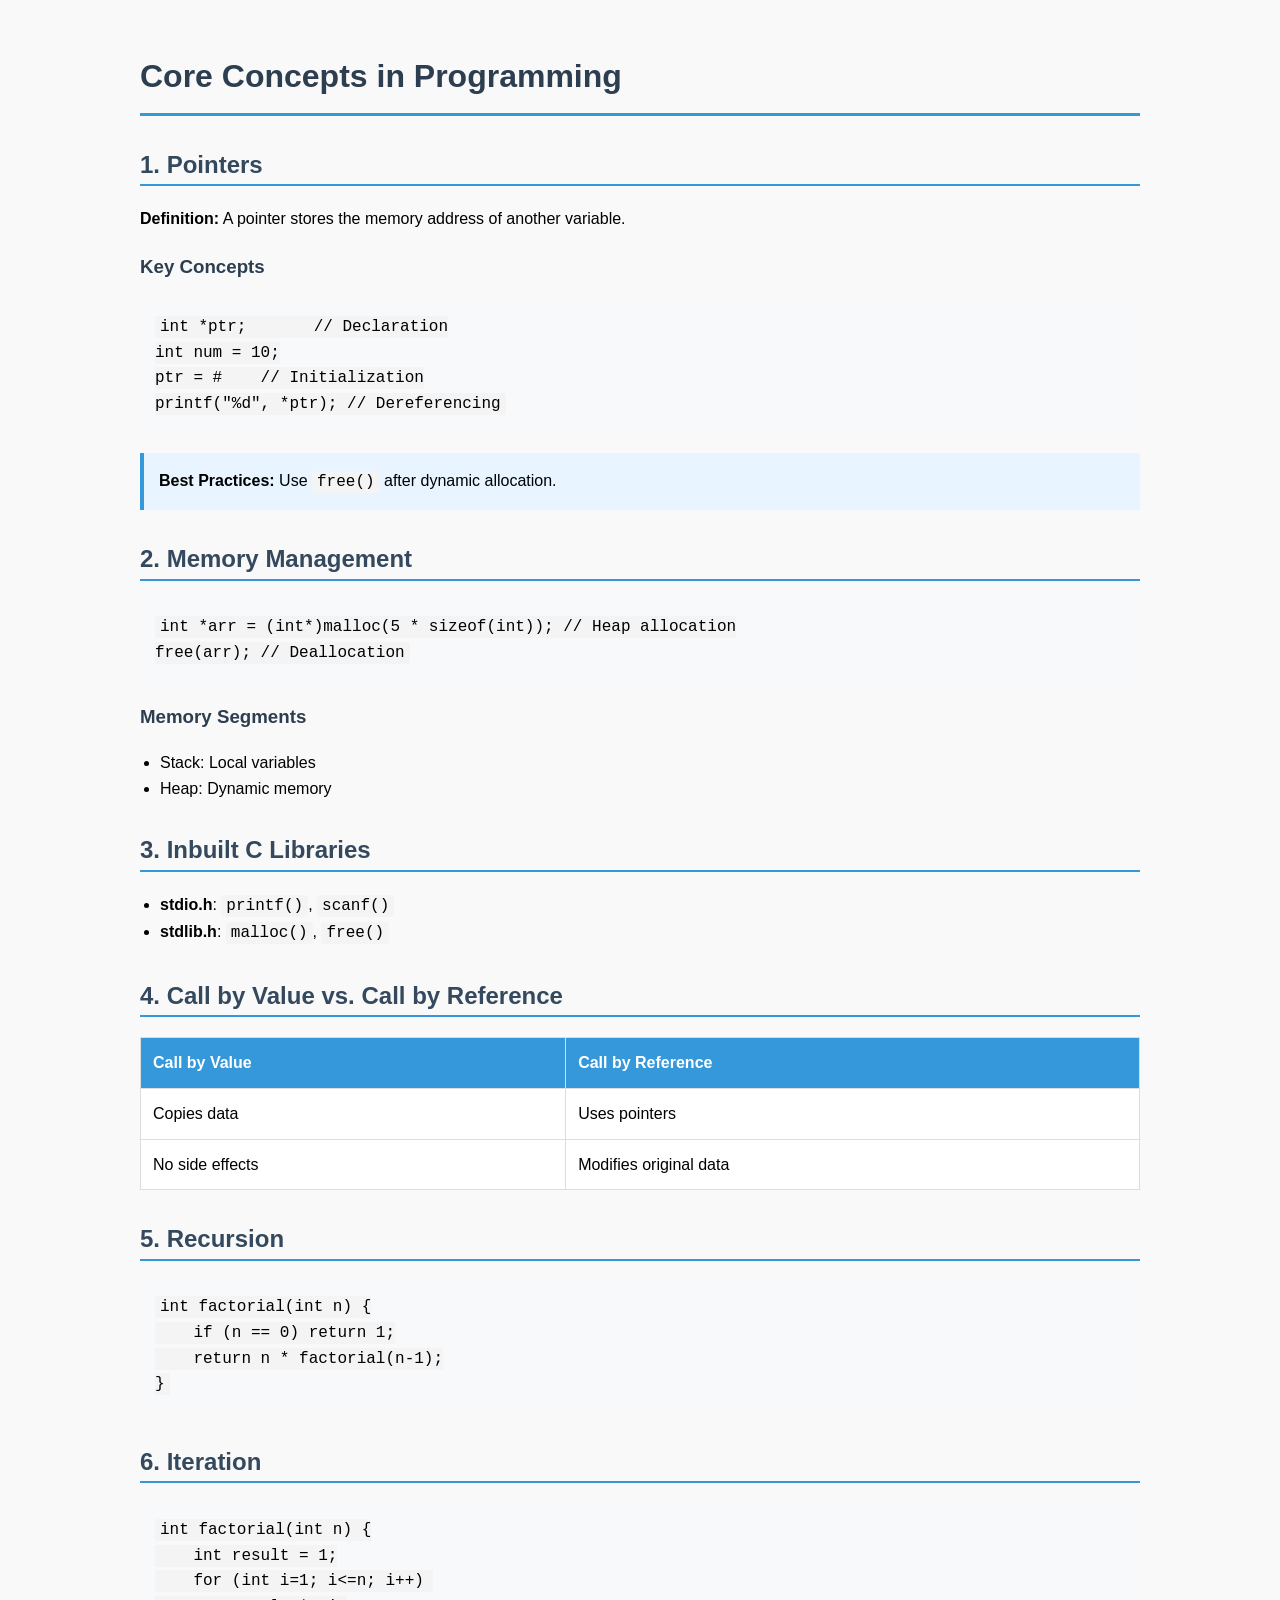
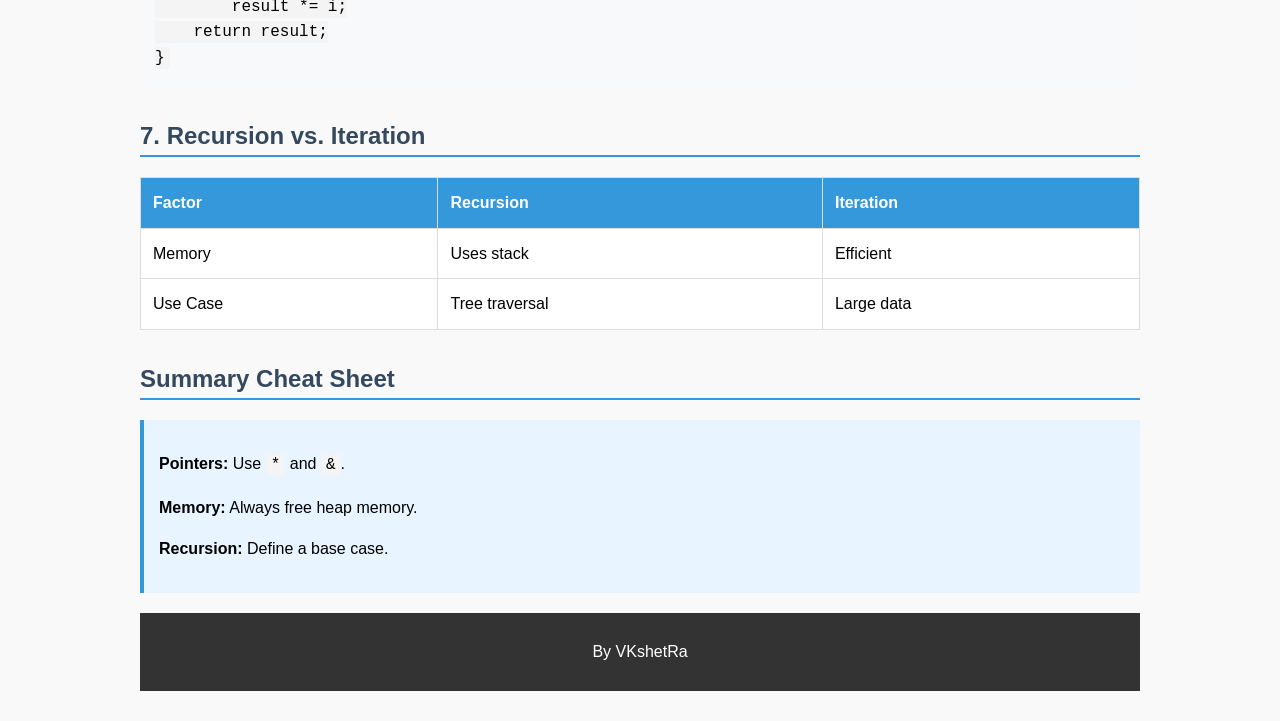
<file: html/core-concepts.html>
<!DOCTYPE html>
<html lang="en">
<head>
    <meta charset="UTF-8">
    <meta name="viewport" content="width=device-width, initial-scale=1.0">
    <title>Programming Handbook</title>
    <link rel="icon" type=""image/png" href="/assets/logo.png">
    <style>
        body {
            font-family: Arial, sans-serif;
            line-height: 1.6;
            margin: auto;
            max-width: 1000px;
            padding: 30px;
            background-color: #f9f9f9;
        }
        h1 { 
            color: #2c3e50; 
            border-bottom: 3px solid #3498db;
            padding-bottom: 10px;
        }
        h2 {
            color: #34495e;
            border-bottom: 2px solid #3498db;
            margin-top: 30px;
        }
        h3 {
            color: #2c3e50;
            margin-top: 20px;
        }
        code {
            background: #f4f4f4;
            padding: 2px 5px;
            border-radius: 3px;
            font-family: 'Courier New', monospace;
        }
        pre {
            background: #f8f9fa;
            padding: 15px;
            border-radius: 5px;
            overflow-x: auto;
            margin: 15px 0;
        }
        table {
            width: 100%;
            border-collapse: collapse;
            margin: 20px 0;
            background: white;
        }
        th, td {
            border: 1px solid #ddd;
            padding: 12px;
            text-align: left;
        }
        th {
            background-color: #3498db;
            color: white;
        }
        .note {
            background: #e8f4ff;
            padding: 15px;
            border-left: 4px solid #3498db;
            margin: 20px 0;
        }
        ul {
            padding-left: 20px;
        }
        footer {
    background-color: #333; /* Change this color as needed */
    color: white; /* Text color */
    text-align: center;
    padding: 10px;
}

    </style>
</head>
<body>
    <h1>Core Concepts in Programming</h1>

    <!-- Pointers Section -->
    <h2>1. Pointers</h2>
    <p><strong>Definition:</strong> A pointer stores the memory address of another variable.</p>
    <h3>Key Concepts</h3>
    <pre><code>int *ptr;       // Declaration
int num = 10;
ptr = &num;    // Initialization
printf("%d", *ptr); // Dereferencing</code></pre>
    <div class="note">
        <strong>Best Practices:</strong> Use <code>free()</code> after dynamic allocation.
    </div>

    <!-- Memory Management Section -->
    <h2>2. Memory Management</h2>
    <pre><code>int *arr = (int*)malloc(5 * sizeof(int)); // Heap allocation
free(arr); // Deallocation</code></pre>
    <h3>Memory Segments</h3>
    <ul>
        <li>Stack: Local variables</li>
        <li>Heap: Dynamic memory</li>
    </ul>

    <!-- Inbuilt Libraries Section -->
    <h2>3. Inbuilt C Libraries</h2>
    <ul>
        <li><strong>stdio.h</strong>: <code>printf()</code>, <code>scanf()</code></li>
        <li><strong>stdlib.h</strong>: <code>malloc()</code>, <code>free()</code></li>
    </ul>

    <!-- Call by Value/Reference Section -->
    <h2>4. Call by Value vs. Call by Reference</h2>
    <table>
        <tr><th>Call by Value</th><th>Call by Reference</th></tr>
        <tr><td>Copies data</td><td>Uses pointers</td></tr>
        <tr><td>No side effects</td><td>Modifies original data</td></tr>
    </table>

    <!-- Recursion Section -->
    <h2>5. Recursion</h2>
    <pre><code>int factorial(int n) {
    if (n == 0) return 1;
    return n * factorial(n-1);
}</code></pre>

    <!-- Iteration Section -->
    <h2>6. Iteration</h2>
    <pre><code>int factorial(int n) {
    int result = 1;
    for (int i=1; i<=n; i++) 
        result *= i;
    return result;
}</code></pre>

    <!-- Recursion vs. Iteration Table -->
    <h2>7. Recursion vs. Iteration</h2>
    <table>
        <tr><th>Factor</th><th>Recursion</th><th>Iteration</th></tr>
        <tr><td>Memory</td><td>Uses stack</td><td>Efficient</td></tr>
        <tr><td>Use Case</td><td>Tree traversal</td><td>Large data</td></tr>
    </table>

    <!-- Summary Section -->
    <h2>Summary Cheat Sheet</h2>
    <div class="note">
        <p><strong>Pointers:</strong> Use <code>*</code> and <code>&</code>.</p>
        <p><strong>Memory:</strong> Always free heap memory.</p>
        <p><strong>Recursion:</strong> Define a base case.</p>
    </div>
    <footer>
        <p> 
        By  VKshetRa </p>
    </footer>
</body>
</html>
</file>
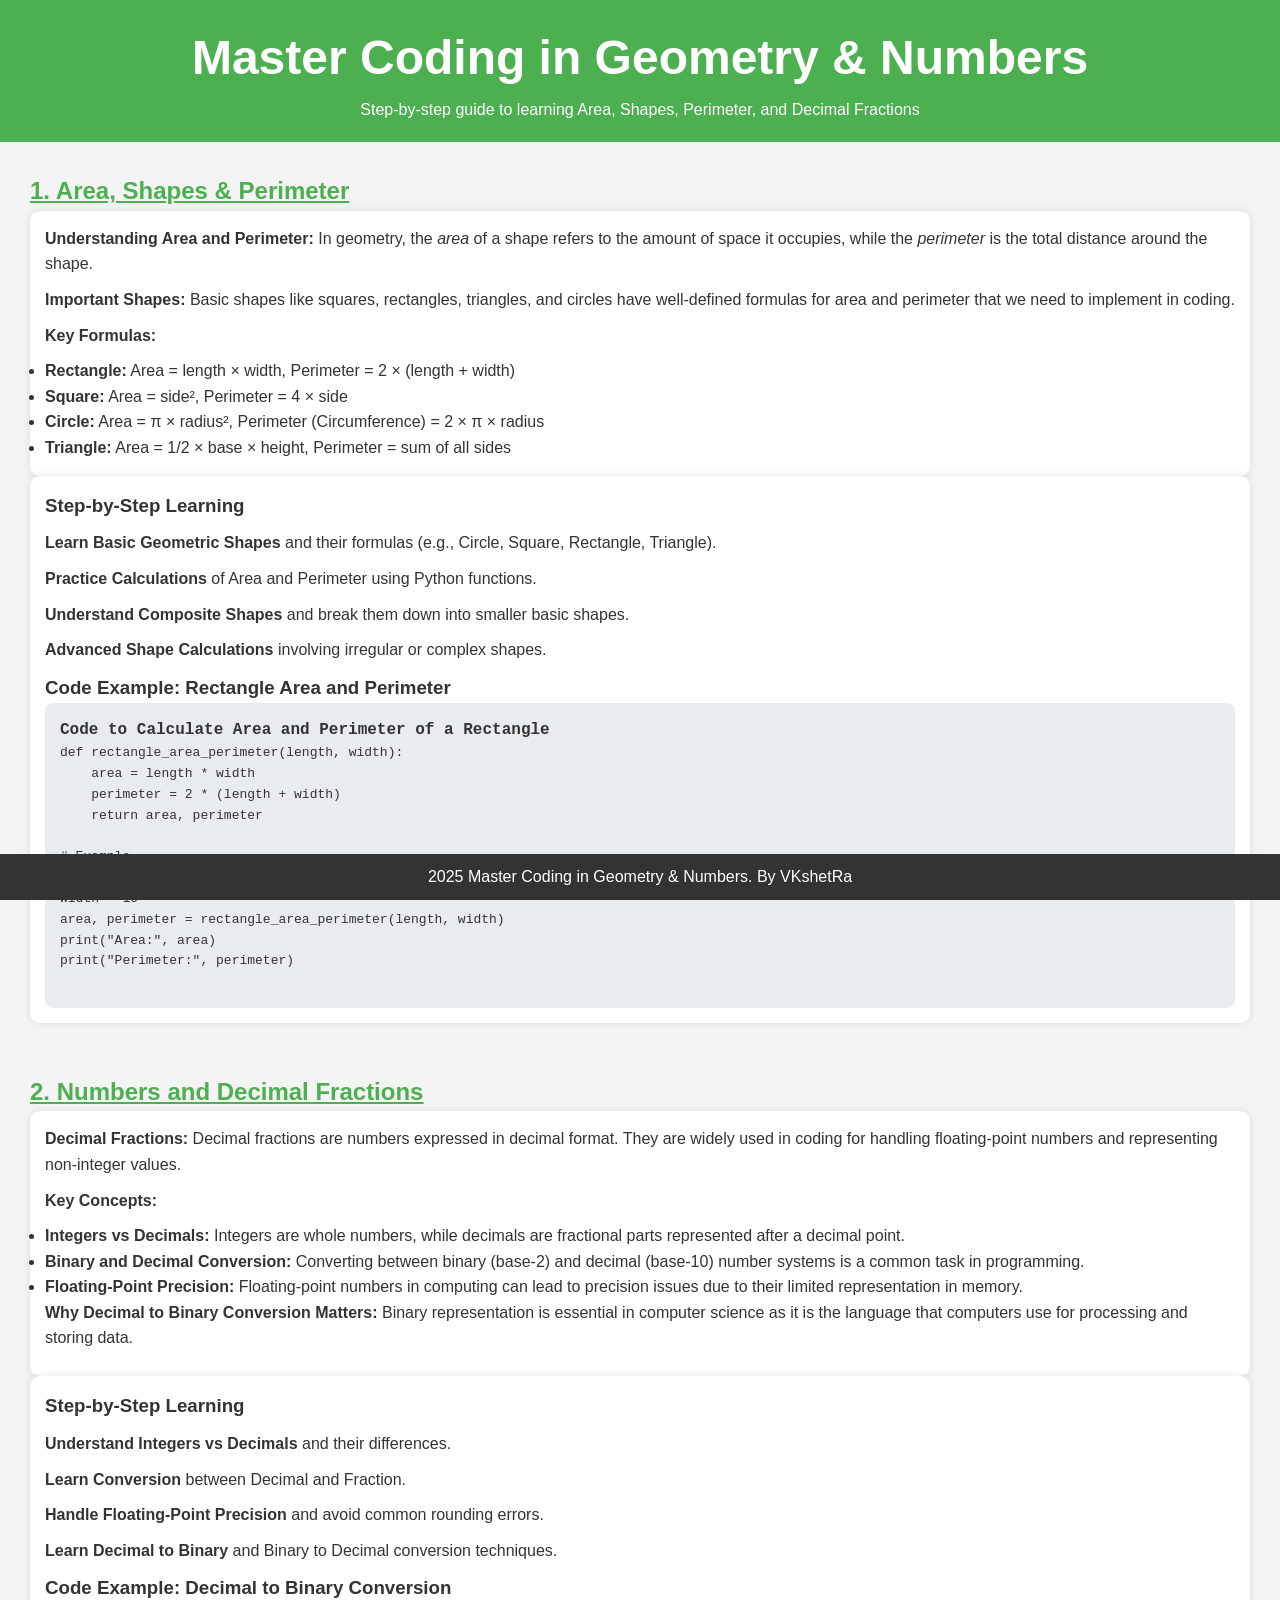
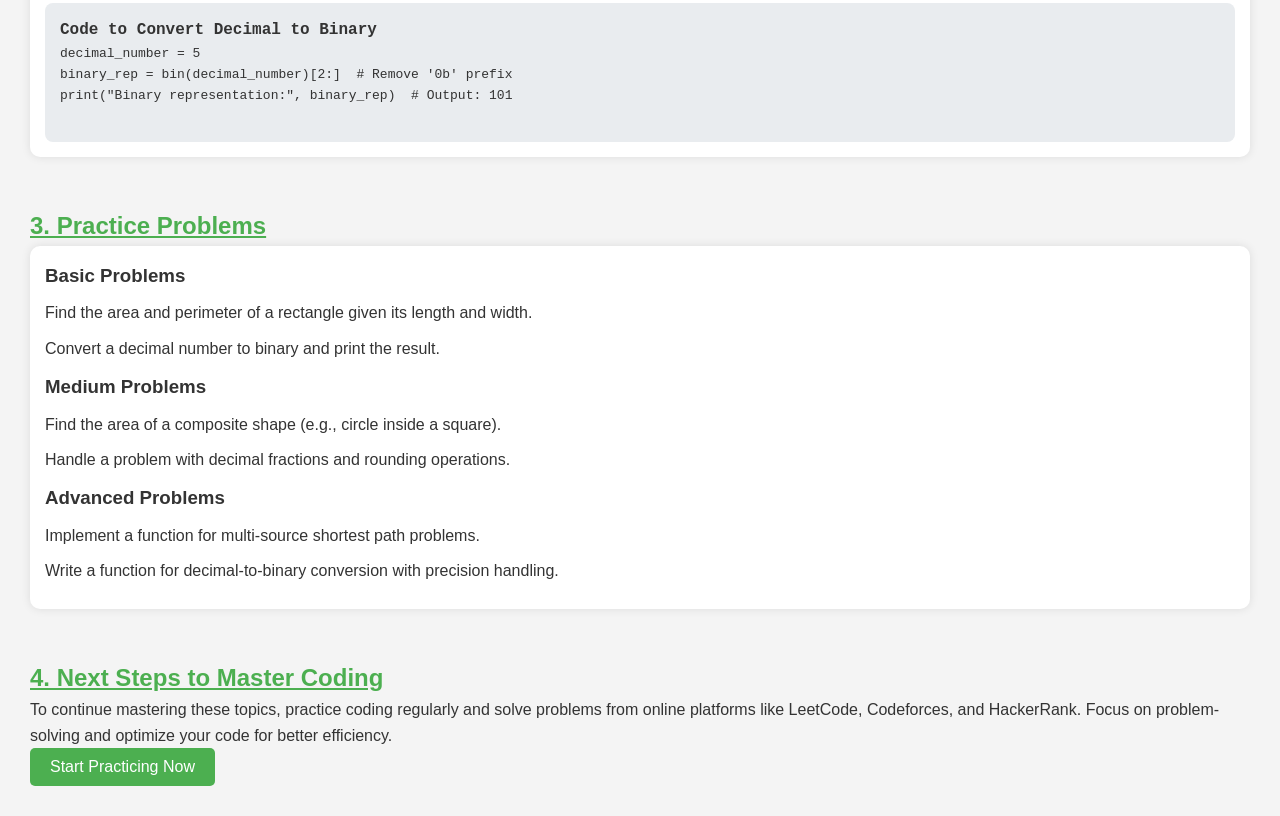
<file: html/geometry -numbers.html>
<!DOCTYPE html>
<html lang="en">
<head>
    <meta charset="UTF-8">
    <meta name="viewport" content="width=device-width, initial-scale=1.0">
    <title>Master Coding in Geometry & Numbers</title>
    <style>
        * {
            margin: 0;
            padding: 0;
            box-sizing: border-box;
        }
        body {
            font-family: Arial, sans-serif;
            background-color: #f4f4f4;
            color: #333;
            line-height: 1.6;
        }
        header {
            background-color: #4CAF50;
            color: #fff;
            text-align: center;
            padding: 20px;
        }
        header h1 {
            font-size: 3em;
        }
        section {
            padding: 20px;
            margin: 10px;
        }
        h2 {
            color: #4CAF50;
            text-decoration: underline;
        }
        .steps, .practice-problems, .details {
            background-color: #fff;
            border-radius: 10px;
            padding: 15px;
            box-shadow: 0 0 10px rgba(0, 0, 0, 0.1);
        }
        .steps ul, .practice-problems ul {
            list-style-type: none;
        }
        .steps ul li, .practice-problems ul li {
            margin: 10px 0;
        }
        .code-example {
            background-color: #e9ecef;
            padding: 15px;
            border-radius: 8px;
            font-family: 'Courier New', Courier, monospace;
            font-size: 1em;
            color: #333;
            overflow-x: auto;
        }
        footer {
            background-color: #333;
            color: #fff;
            text-align: center;
            padding: 10px;
            position: fixed;
            bottom: 0;
            width: 100%;
        }
        .button {
            background-color: #4CAF50;
            color: white;
            padding: 10px 20px;
            border: none;
            border-radius: 5px;
            cursor: pointer;
            text-align: center;
            font-size: 1em;
        }
        .button:hover {
            background-color: #45a049;
        }
        .details p {
            margin-bottom: 10px;
        }
    </style>
</head>
<body>

<header>
    <h1>Master Coding in Geometry & Numbers</h1>
    <p>Step-by-step guide to learning Area, Shapes, Perimeter, and Decimal Fractions</p>
</header>

<section>
    <h2>1. Area, Shapes & Perimeter</h2>
    <div class="details">
        <p><strong>Understanding Area and Perimeter:</strong> In geometry, the <em>area</em> of a shape refers to the amount of space it occupies, while the <em>perimeter</em> is the total distance around the shape.</p>
        <p><strong>Important Shapes:</strong> Basic shapes like squares, rectangles, triangles, and circles have well-defined formulas for area and perimeter that we need to implement in coding.</p>
        <p><strong>Key Formulas:</strong></p>
        <ul>
            <li><strong>Rectangle:</strong> Area = length × width, Perimeter = 2 × (length + width)</li>
            <li><strong>Square:</strong> Area = side², Perimeter = 4 × side</li>
            <li><strong>Circle:</strong> Area = π × radius², Perimeter (Circumference) = 2 × π × radius</li>
            <li><strong>Triangle:</strong> Area = 1/2 × base × height, Perimeter = sum of all sides</li>
        </ul>
    </div>
    <div class="steps">
        <h3>Step-by-Step Learning</h3>
        <ul>
            <li><strong>Learn Basic Geometric Shapes</strong> and their formulas (e.g., Circle, Square, Rectangle, Triangle).</li>
            <li><strong>Practice Calculations</strong> of Area and Perimeter using Python functions.</li>
            <li><strong>Understand Composite Shapes</strong> and break them down into smaller basic shapes.</li>
            <li><strong>Advanced Shape Calculations</strong> involving irregular or complex shapes.</li>
        </ul>
        <h3>Code Example: Rectangle Area and Perimeter</h3>
        <div class="code-example">
            <p><strong>Code to Calculate Area and Perimeter of a Rectangle</strong></p>
            <pre>
def rectangle_area_perimeter(length, width):
    area = length * width
    perimeter = 2 * (length + width)
    return area, perimeter

# Example
length = 5
width = 10
area, perimeter = rectangle_area_perimeter(length, width)
print("Area:", area)
print("Perimeter:", perimeter)
            </pre>
        </div>
    </div>
</section>

<section>
    <h2>2. Numbers and Decimal Fractions</h2>
    <div class="details">
        <p><strong>Decimal Fractions:</strong> Decimal fractions are numbers expressed in decimal format. They are widely used in coding for handling floating-point numbers and representing non-integer values.</p>
        <p><strong>Key Concepts:</strong></p>
        <ul>
            <li><strong>Integers vs Decimals:</strong> Integers are whole numbers, while decimals are fractional parts represented after a decimal point.</li>
            <li><strong>Binary and Decimal Conversion:</strong> Converting between binary (base-2) and decimal (base-10) number systems is a common task in programming.</li>
            <li><strong>Floating-Point Precision:</strong> Floating-point numbers in computing can lead to precision issues due to their limited representation in memory.</li>
        </ul>
        <p><strong>Why Decimal to Binary Conversion Matters:</strong> Binary representation is essential in computer science as it is the language that computers use for processing and storing data.</p>
    </div>
    <div class="steps">
        <h3>Step-by-Step Learning</h3>
        <ul>
            <li><strong>Understand Integers vs Decimals</strong> and their differences.</li>
            <li><strong>Learn Conversion</strong> between Decimal and Fraction.</li>
            <li><strong>Handle Floating-Point Precision</strong> and avoid common rounding errors.</li>
            <li><strong>Learn Decimal to Binary</strong> and Binary to Decimal conversion techniques.</li>
        </ul>
        <h3>Code Example: Decimal to Binary Conversion</h3>
        <div class="code-example">
            <p><strong>Code to Convert Decimal to Binary</strong></p>
            <pre>
decimal_number = 5
binary_rep = bin(decimal_number)[2:]  # Remove '0b' prefix
print("Binary representation:", binary_rep)  # Output: 101
            </pre>
        </div>
    </div>
</section>

<section>
    <h2>3. Practice Problems</h2>
    <div class="practice-problems">
        <h3>Basic Problems</h3>
        <ul>
            <li>Find the area and perimeter of a rectangle given its length and width.</li>
            <li>Convert a decimal number to binary and print the result.</li>
        </ul>
        <h3>Medium Problems</h3>
        <ul>
            <li>Find the area of a composite shape (e.g., circle inside a square).</li>
            <li>Handle a problem with decimal fractions and rounding operations.</li>
        </ul>
        <h3>Advanced Problems</h3>
        <ul>
            <li>Implement a function for multi-source shortest path problems.</li>
            <li>Write a function for decimal-to-binary conversion with precision handling.</li>
        </ul>
    </div>
</section>

<section>
    <h2>4. Next Steps to Master Coding</h2>
    <p>To continue mastering these topics, practice coding regularly and solve problems from online platforms like LeetCode, Codeforces, and HackerRank. Focus on problem-solving and optimize your code for better efficiency.</p>
    <button class="button">Start Practicing Now</button>
</section>

<footer>
    <p>2025 Master Coding in Geometry & Numbers. By VKshetRa</p>
</footer>

</body>
</html>
</file>
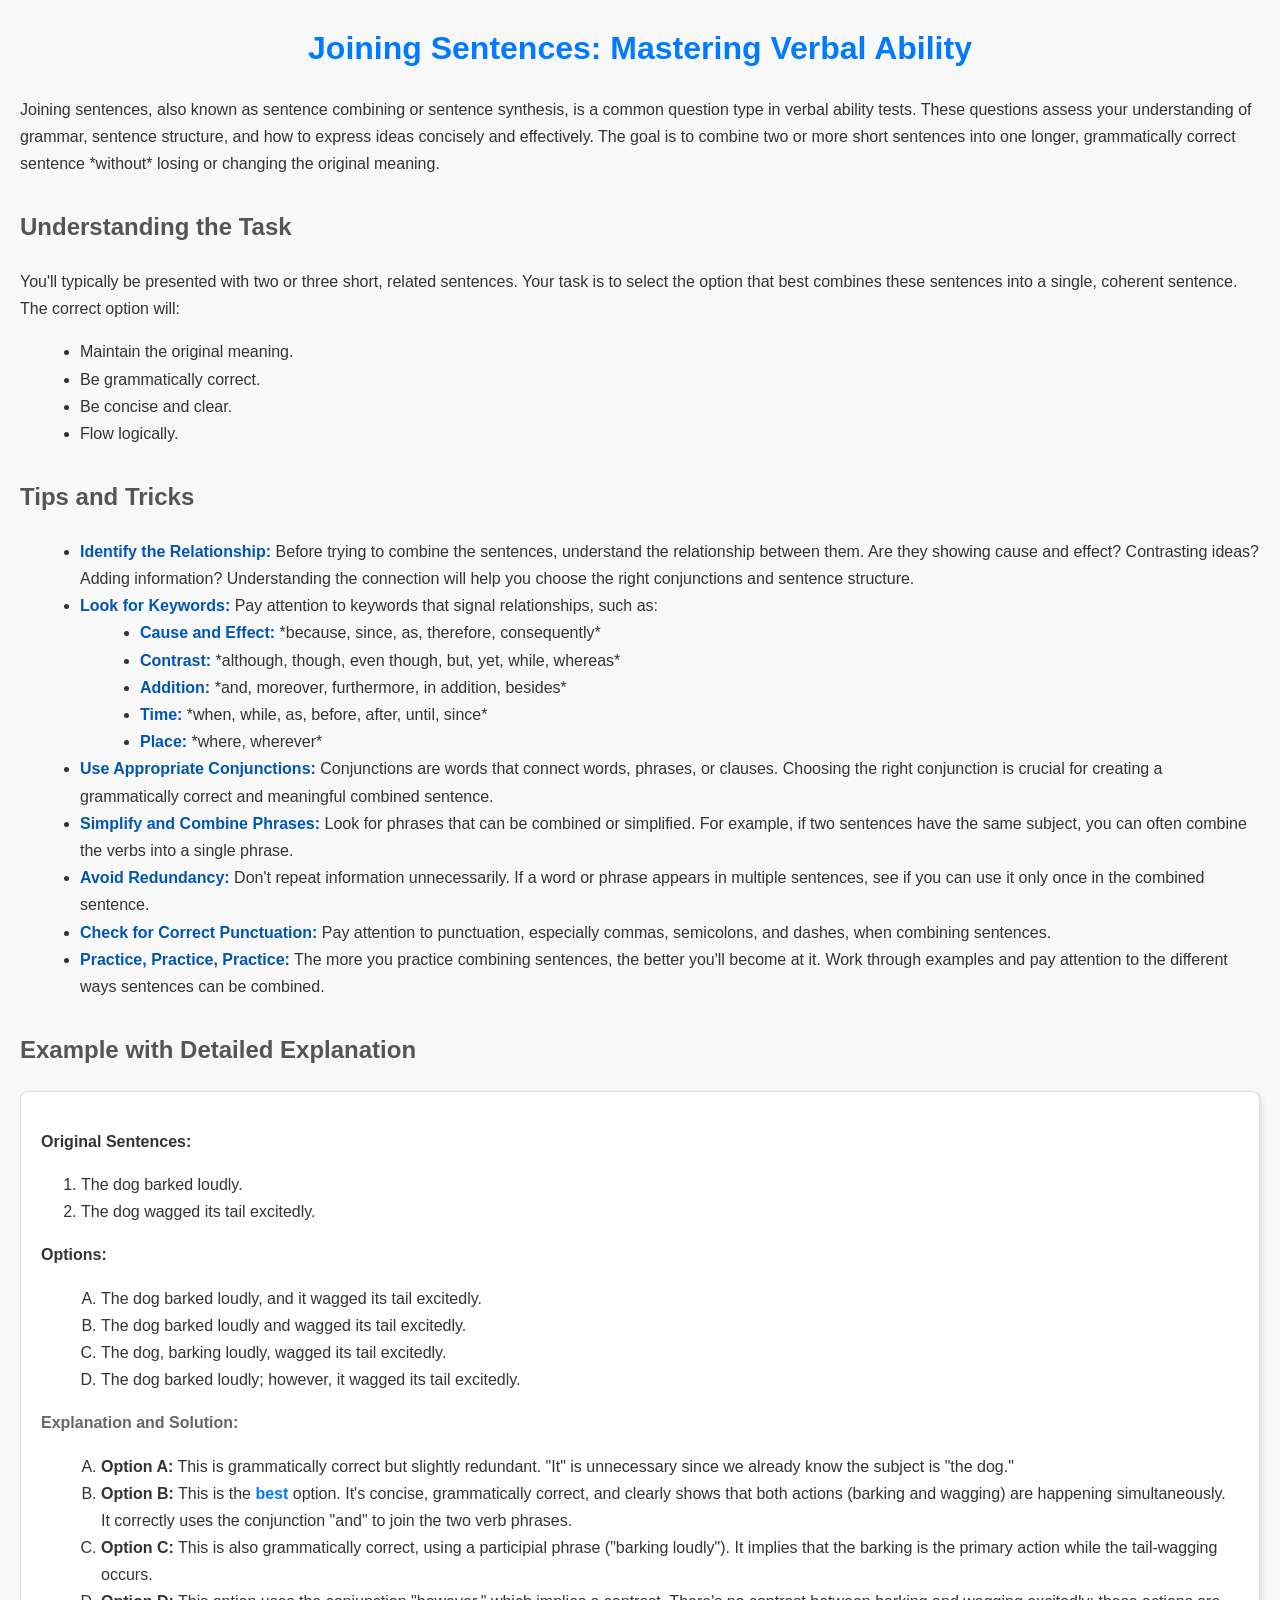
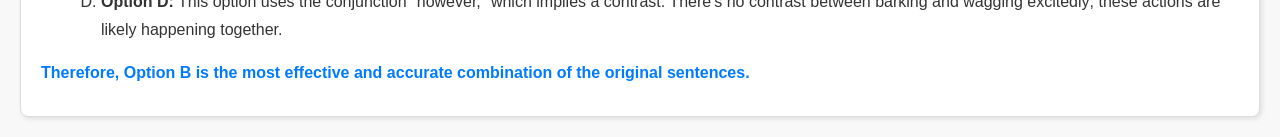
<file: html/joining-sentenses.html>
<!DOCTYPE html>
<html lang="en">
<head>
    <meta charset="UTF-8">
    <meta name="viewport" content="width=device-width, initial-scale=1.0">
    <title>Joining Sentences: Mastering Verbal Ability</title>
    <style>
        body {
            font-family: 'Arial', sans-serif; /* Modern font */
            line-height: 1.7;
            margin: 20px;
            color: #333; /* Darker text for better contrast */
            background-color: #f8f8f8; /* Light background */
        }

        h1 {
            color: #007bff; /* Blue heading */
            margin-bottom: 20px;
            text-align: center; /* Centered title */
        }

        h2 {
            color: #555; /* Slightly lighter heading */
            margin-top: 30px; /* More spacing between sections */
        }

        ul {
            list-style-type: disc; /* Standard bullet points */
            margin-left: 20px;
        }

        li strong { /* Style for tip headings */
            font-weight: bold;
            color: #0056b3; /* Darker blue */
        }

        .example {
            background-color: #fff; /* White background for example */
            padding: 20px;
            margin-bottom: 20px;
            border: 1px solid #ddd; /* Subtle border */
            border-radius: 8px; /* Rounded corners */
            box-shadow: 2px 2px 5px rgba(0,0,0,0.1); /* Soft shadow */
        }

        .example p {
            margin-bottom: 10px;
        }
        
        .options {
            list-style-type: upper-alpha;
            margin-left: 20px;
        }

        .explanation {
            margin-top: 15px;
            color: #666; /* Grayish explanation text */
        }

        .solution {
            font-weight: bold;
            color: #007bff; /* Blue solution text */
        }

        /* Responsive adjustments (example) */
        @media (max-width: 768px) {
            body {
                margin: 10px; /* Smaller margins on smaller screens */
            }
            .example {
                padding: 15px;
            }
        }
    </style>
</head>
<body>

    <h1>Joining Sentences: Mastering Verbal Ability</h1>

    <p>Joining sentences, also known as sentence combining or sentence synthesis, is a common question type in verbal ability tests. These questions assess your understanding of grammar, sentence structure, and how to express ideas concisely and effectively. The goal is to combine two or more short sentences into one longer, grammatically correct sentence *without* losing or changing the original meaning.</p>

    <h2>Understanding the Task</h2>

    <p>You'll typically be presented with two or three short, related sentences. Your task is to select the option that best combines these sentences into a single, coherent sentence. The correct option will:</p>

    <ul>
        <li>Maintain the original meaning.</li>
        <li>Be grammatically correct.</li>
        <li>Be concise and clear.</li>
        <li>Flow logically.</li>
    </ul>

    <h2>Tips and Tricks</h2>

    <ul>
        <li><strong>Identify the Relationship:</strong> Before trying to combine the sentences, understand the relationship between them. Are they showing cause and effect? Contrasting ideas? Adding information? Understanding the connection will help you choose the right conjunctions and sentence structure.</li>
        <li><strong>Look for Keywords:</strong> Pay attention to keywords that signal relationships, such as:
            <ul>
                <li><strong>Cause and Effect:</strong> *because, since, as, therefore, consequently*</li>
                <li><strong>Contrast:</strong> *although, though, even though, but, yet, while, whereas*</li>
                <li><strong>Addition:</strong> *and, moreover, furthermore, in addition, besides*</li>
                <li><strong>Time:</strong> *when, while, as, before, after, until, since*</li>
                <li><strong>Place:</strong> *where, wherever*</li>
            </ul>
        </li>
        <li><strong>Use Appropriate Conjunctions:</strong> Conjunctions are words that connect words, phrases, or clauses. Choosing the right conjunction is crucial for creating a grammatically correct and meaningful combined sentence.</li>
        <li><strong>Simplify and Combine Phrases:</strong> Look for phrases that can be combined or simplified. For example, if two sentences have the same subject, you can often combine the verbs into a single phrase.</li>
        <li><strong>Avoid Redundancy:</strong> Don't repeat information unnecessarily. If a word or phrase appears in multiple sentences, see if you can use it only once in the combined sentence.</li>
        <li><strong>Check for Correct Punctuation:</strong> Pay attention to punctuation, especially commas, semicolons, and dashes, when combining sentences.</li>
        <li><strong>Practice, Practice, Practice:</strong> The more you practice combining sentences, the better you'll become at it. Work through examples and pay attention to the different ways sentences can be combined.</li>
    </ul>

    <h2>Example with Detailed Explanation</h2>

    <div class="example">
        <p><b>Original Sentences:</b></p>
        <ol>
            <li>The dog barked loudly.</li>
            <li>The dog wagged its tail excitedly.</li>
        </ol>

        <p><b>Options:</b></p>
        <ol class="options">
            <li>The dog barked loudly, and it wagged its tail excitedly.</li>
            <li>The dog barked loudly and wagged its tail excitedly.</li>
            <li>The dog, barking loudly, wagged its tail excitedly.</li>
            <li>The dog barked loudly; however, it wagged its tail excitedly.</li>
        </ol>

        <p class="explanation"><b>Explanation and Solution:</b></p>
        <ol class="options">
            <li><b>Option A:</b> This is grammatically correct but slightly redundant. "It" is unnecessary since we already know the subject is "the dog."</li>
            <li><b>Option B:</b> This is the <span class="solution">best</span> option. It's concise, grammatically correct, and clearly shows that both actions (barking and wagging) are happening simultaneously. It correctly uses the conjunction "and" to join the two verb phrases.</li>
            <li><b>Option C:</b> This is also grammatically correct, using a participial phrase ("barking loudly"). It implies that the barking is the primary action while the tail-wagging occurs.</li>
            <li><b>Option D:</b> This option uses the conjunction "however," which implies a contrast. There's no contrast between barking and wagging excitedly; these actions are likely happening together.</li>
        </ol>
        <p class="solution">Therefore, Option B is the most effective and accurate combination of the original sentences.</p>
    </div>

</body>
</html>
</file>
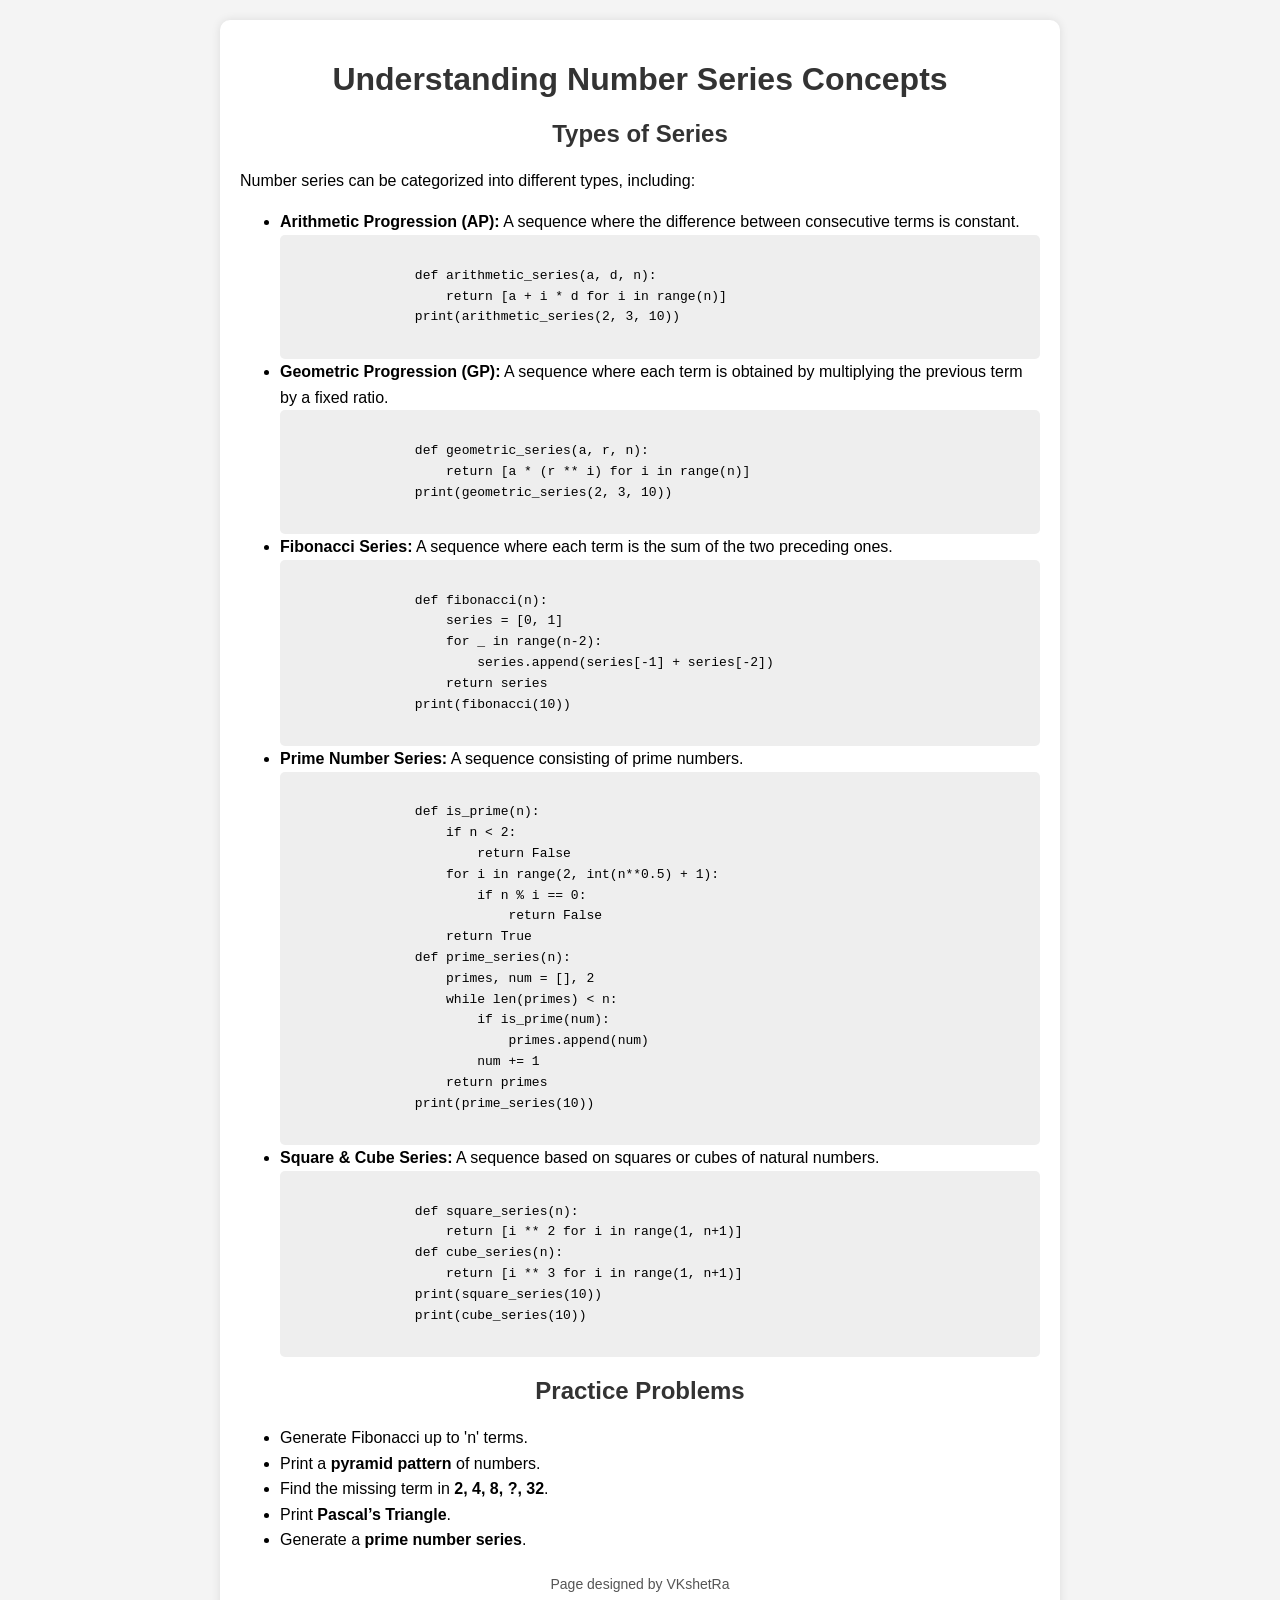
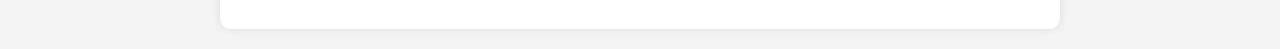
<file: html/numbers-pattern.html>
<!DOCTYPE html>
<html lang="en">
<head>
    <meta charset="UTF-8">
    <meta name="viewport" content="width=device-width, initial-scale=1.0">
    <title>Understanding Number Series Concepts</title>
    <style>
        body {
            font-family: Arial, sans-serif;
            margin: 0;
            padding: 20px;
            background-color: #f4f4f4;
        }
        .container {
            max-width: 800px;
            margin: auto;
            background: white;
            padding: 20px;
            border-radius: 10px;
            box-shadow: 0px 0px 10px rgba(0,0,0,0.1);
        }
        h1, h2 {
            text-align: center;
            color: #333;
        }
        p, ul {
            line-height: 1.6;
        }
        .code-box {
            background: #eee;
            padding: 10px;
            border-radius: 5px;
            font-family: monospace;
            white-space: pre-wrap;
        }
        .footer {
            text-align: center;
            margin-top: 20px;
            font-size: 14px;
            color: #555;
        }
    </style>
</head>
<body>
    <div class="container">
        <h1>Understanding Number Series Concepts</h1>
        
        <h2>Types of Series</h2>
        <p>Number series can be categorized into different types, including:</p>
        <ul>
            <li><b>Arithmetic Progression (AP):</b> A sequence where the difference between consecutive terms is constant.</li>
            <div class="code-box">
                def arithmetic_series(a, d, n):
                    return [a + i * d for i in range(n)]
                print(arithmetic_series(2, 3, 10))
            </div>
            <li><b>Geometric Progression (GP):</b> A sequence where each term is obtained by multiplying the previous term by a fixed ratio.</li>
            <div class="code-box">
                def geometric_series(a, r, n):
                    return [a * (r ** i) for i in range(n)]
                print(geometric_series(2, 3, 10))
            </div>
            <li><b>Fibonacci Series:</b> A sequence where each term is the sum of the two preceding ones.</li>
            <div class="code-box">
                def fibonacci(n):
                    series = [0, 1]
                    for _ in range(n-2):
                        series.append(series[-1] + series[-2])
                    return series
                print(fibonacci(10))
            </div>
            <li><b>Prime Number Series:</b> A sequence consisting of prime numbers.</li>
            <div class="code-box">
                def is_prime(n):
                    if n < 2:
                        return False
                    for i in range(2, int(n**0.5) + 1):
                        if n % i == 0:
                            return False
                    return True
                def prime_series(n):
                    primes, num = [], 2
                    while len(primes) < n:
                        if is_prime(num):
                            primes.append(num)
                        num += 1
                    return primes
                print(prime_series(10))
            </div>
            <li><b>Square & Cube Series:</b> A sequence based on squares or cubes of natural numbers.</li>
            <div class="code-box">
                def square_series(n):
                    return [i ** 2 for i in range(1, n+1)]
                def cube_series(n):
                    return [i ** 3 for i in range(1, n+1)]
                print(square_series(10))
                print(cube_series(10))
            </div>
        </ul>
        
        <h2>Practice Problems</h2>
        <ul>
            <li>Generate Fibonacci up to 'n' terms.</li>
            <li>Print a <b>pyramid pattern</b> of numbers.</li>
            <li>Find the missing term in <b>2, 4, 8, ?, 32</b>.</li>
            <li>Print <b>Pascal’s Triangle</b>.</li>
            <li>Generate a <b>prime number series</b>.</li>
        </ul>
        
        <div class="footer">
            <p>Page designed by VKshetRa</p>
        </div>
    </div>
</body>
</html>
</file>
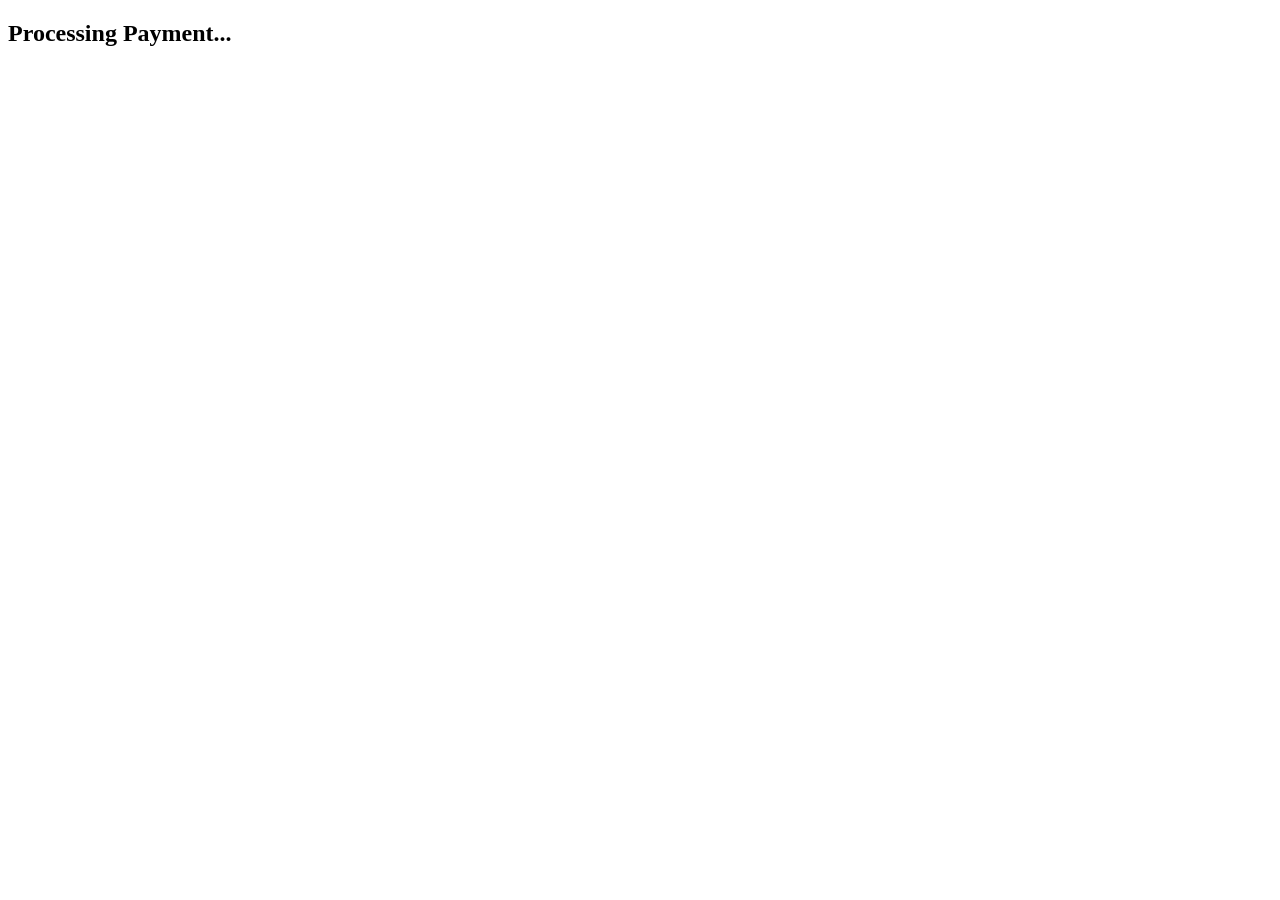
<file: html/payment.html>
<!DOCTYPE html>
<html lang="en">
<head>
    <meta charset="UTF-8">
    <meta name="viewport" content="width=device-width, initial-scale=1.0">
    <title>Payment</title>
    <script src="https://checkout.razorpay.com/v1/checkout.js"></script>
    <script>
        function startPayment() {
            var urlParams = new URLSearchParams(window.location.search);
            var name = urlParams.get("name");
            var email = urlParams.get("email");

            var options = {
                "key": "rzp_test_9TwZt9Ncthd9lo", // Razorpay Key ID
                "amount": "10000", // ₹100 in paise
                "currency": "INR",
                "name": "VKShetRa",
                "description": "Course Payment",
                "handler": function (response) {
                    alert("Payment Successful! ID: " + response.razorpay_payment_id);

                    // Save Payment Success in Google Form
                    var googleFormURL = "https://docs.google.com/forms/d/e/1FAIpQLSc65CtogWZq1hdp_bvwiuGyWEmgSax-5TFHhTJz4dE_D7EEGQ/formResponse?"
                        + "entry.123456789=" + encodeURIComponent(name)
                        + "&entry.987654321=" + encodeURIComponent(email)
                        + "&entry.999999999=Yes" // Payment Success Field (Replace entry ID)
                        + "&submit=Submit";

                    fetch(googleFormURL, { method: "POST", mode: "no-cors" });

                    // Redirect to Success Page
                    window.location.href = "paymnts.html?email=" + encodeURIComponent(email);
                },
                "prefill": {
                    "name": name,
                    "email": email
                },
                "theme": {
                    "color": "#3399cc"
                }
            };
            
            var rzp1 = new Razorpay(options);
            rzp1.open();
        }
    </script>
</head>
<body onload="startPayment()">
    <h2>Processing Payment...</h2>
</body>
</html>
</file>
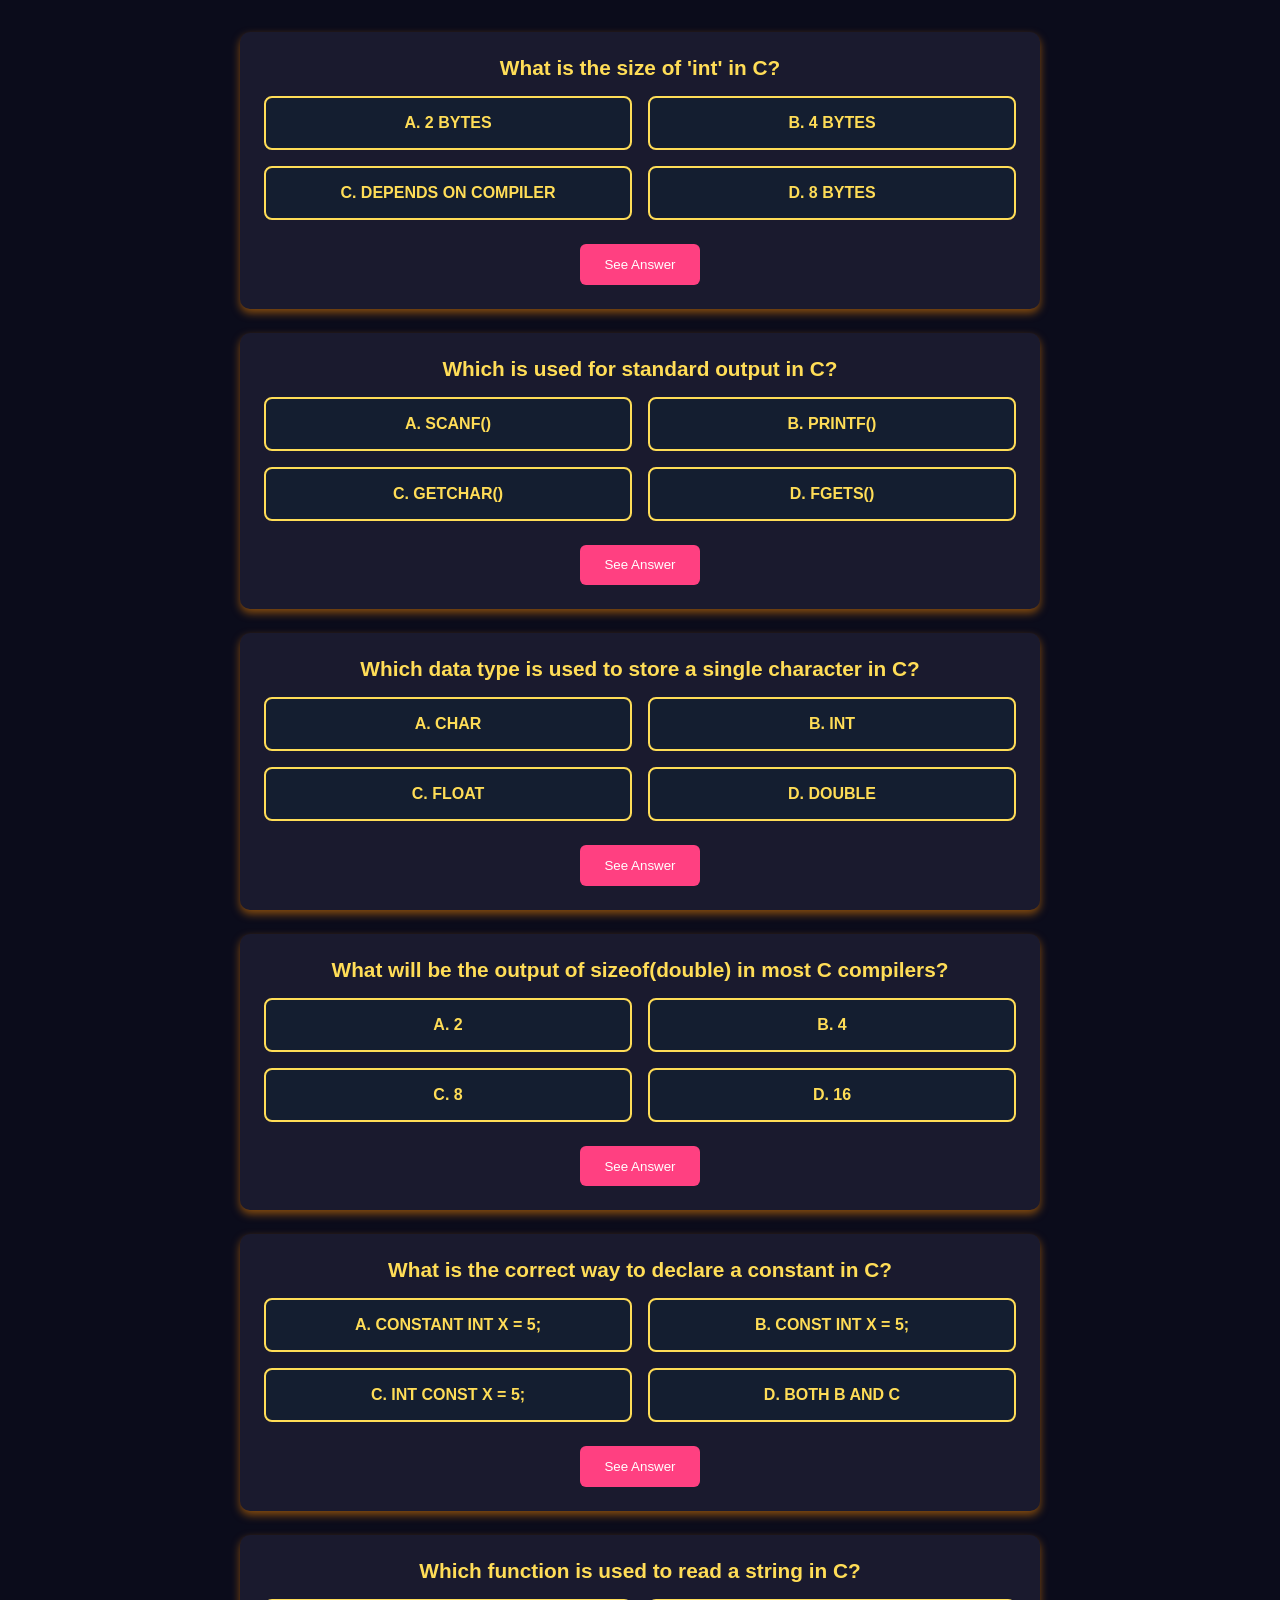
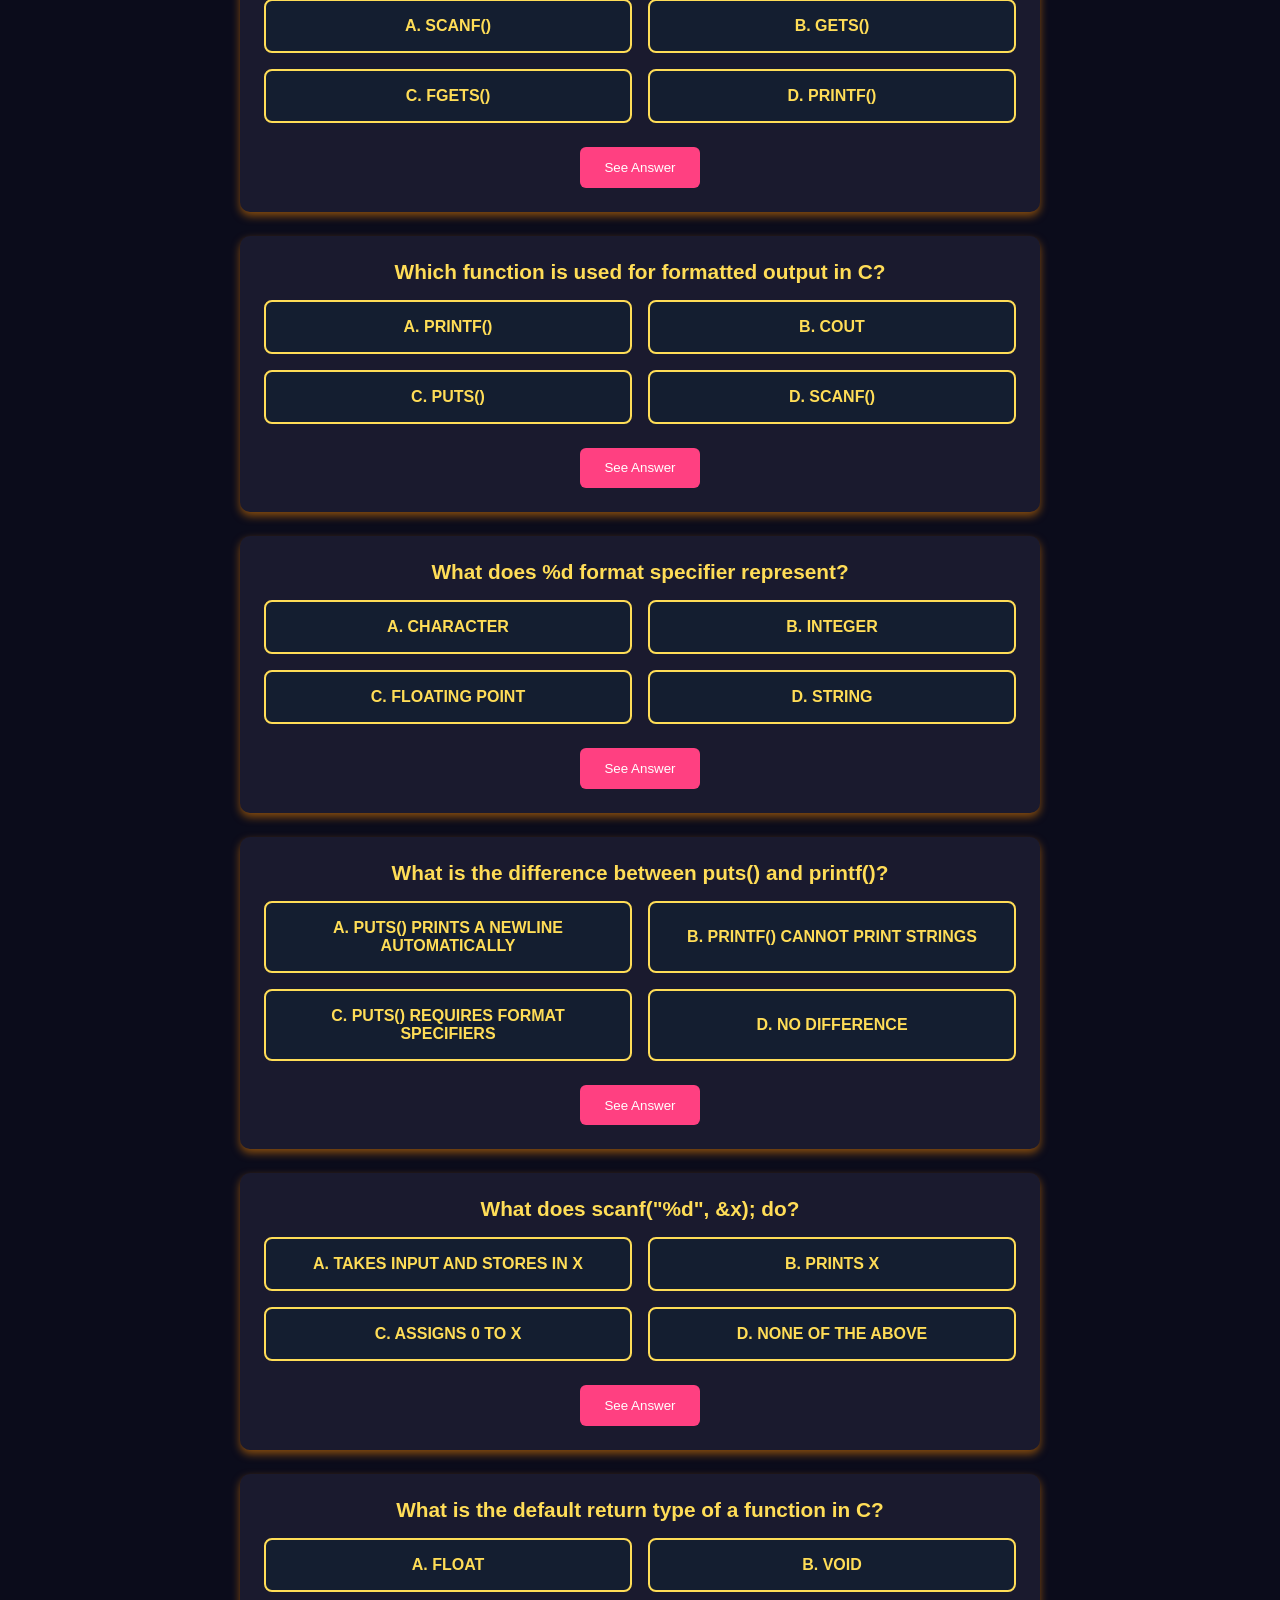
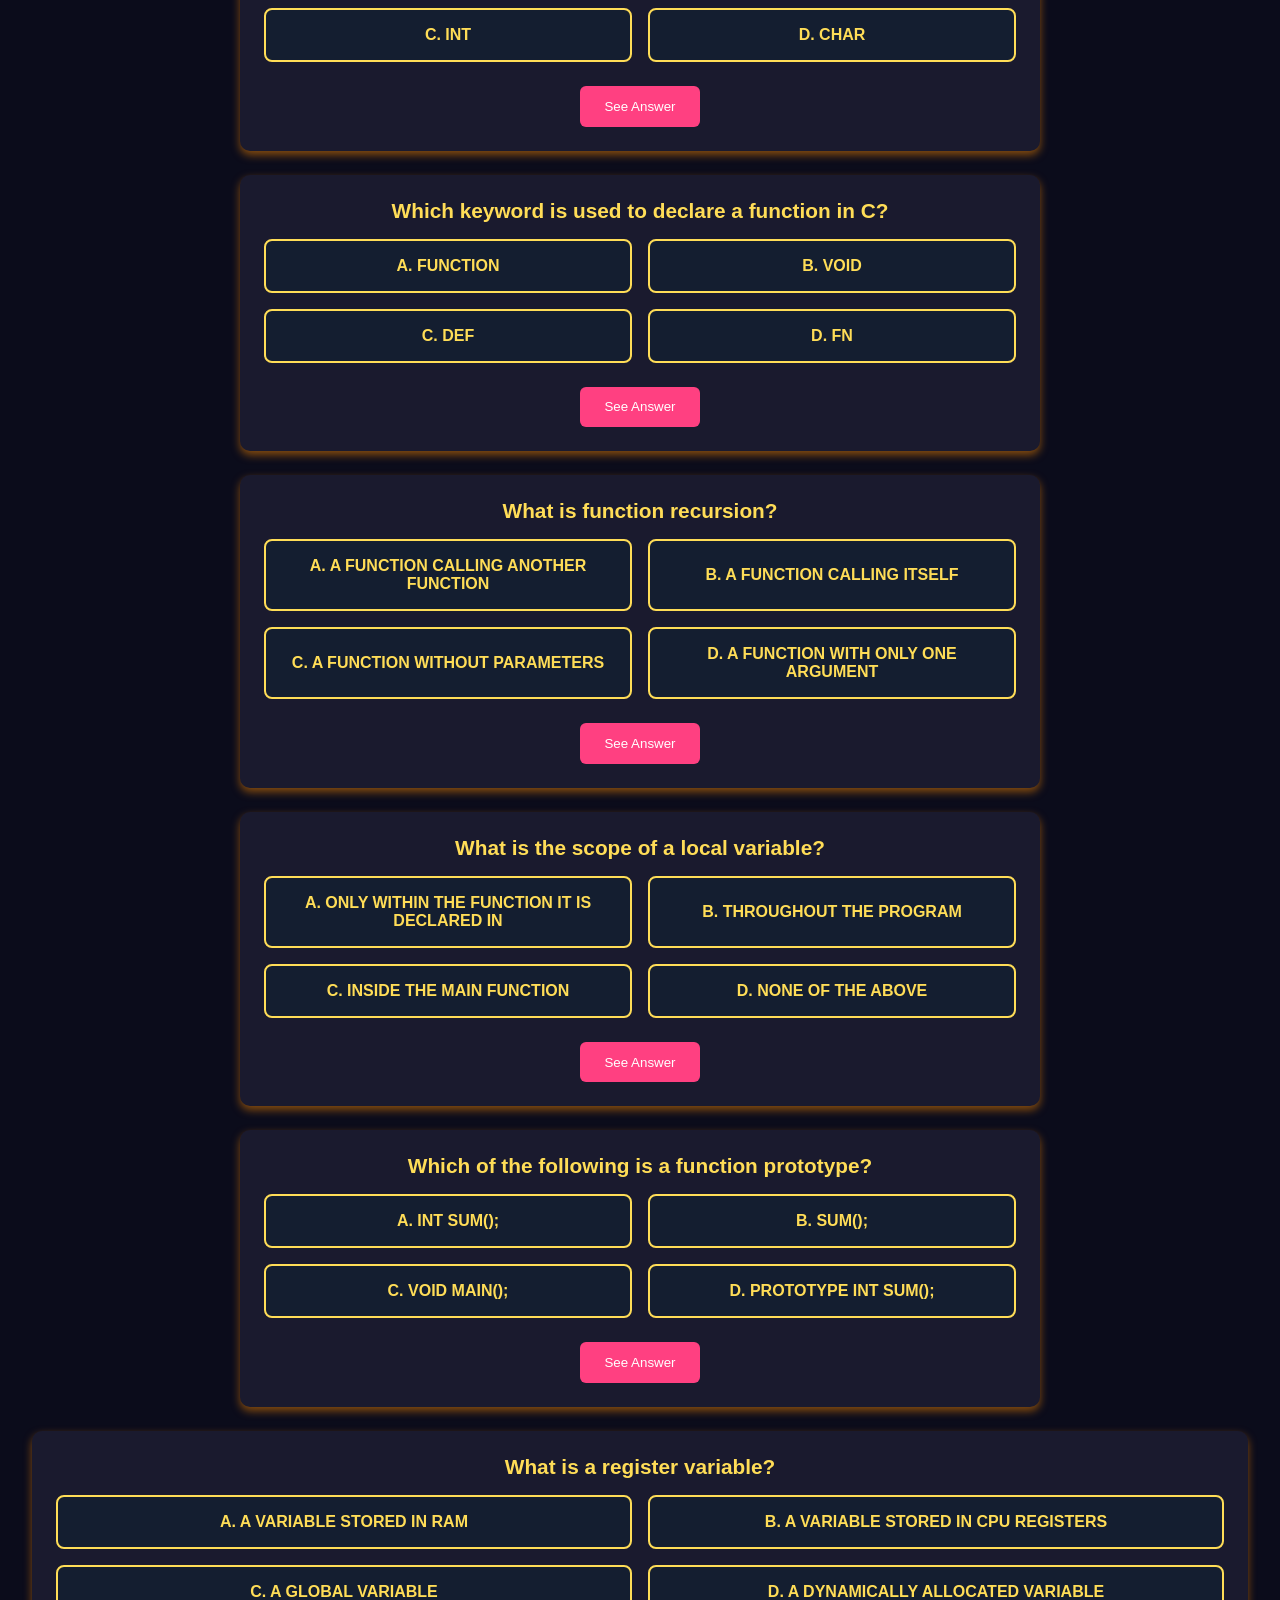
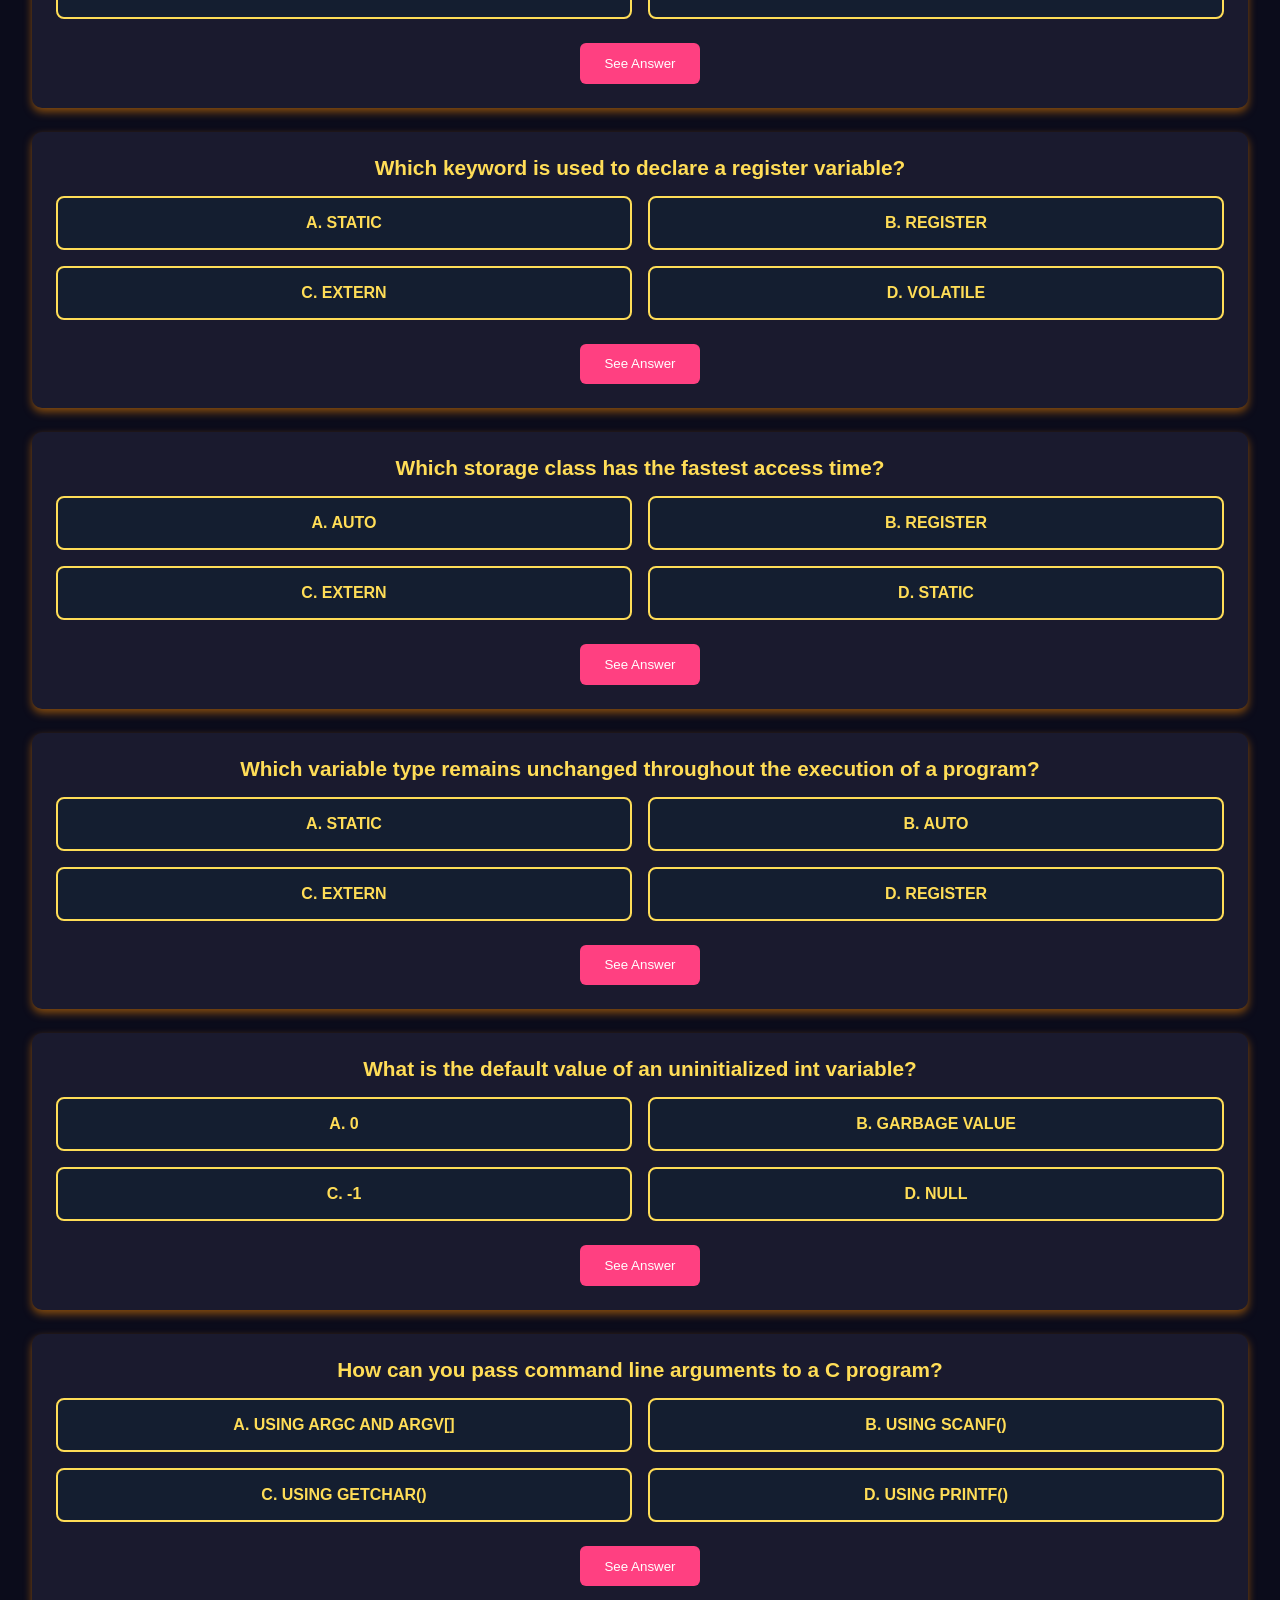
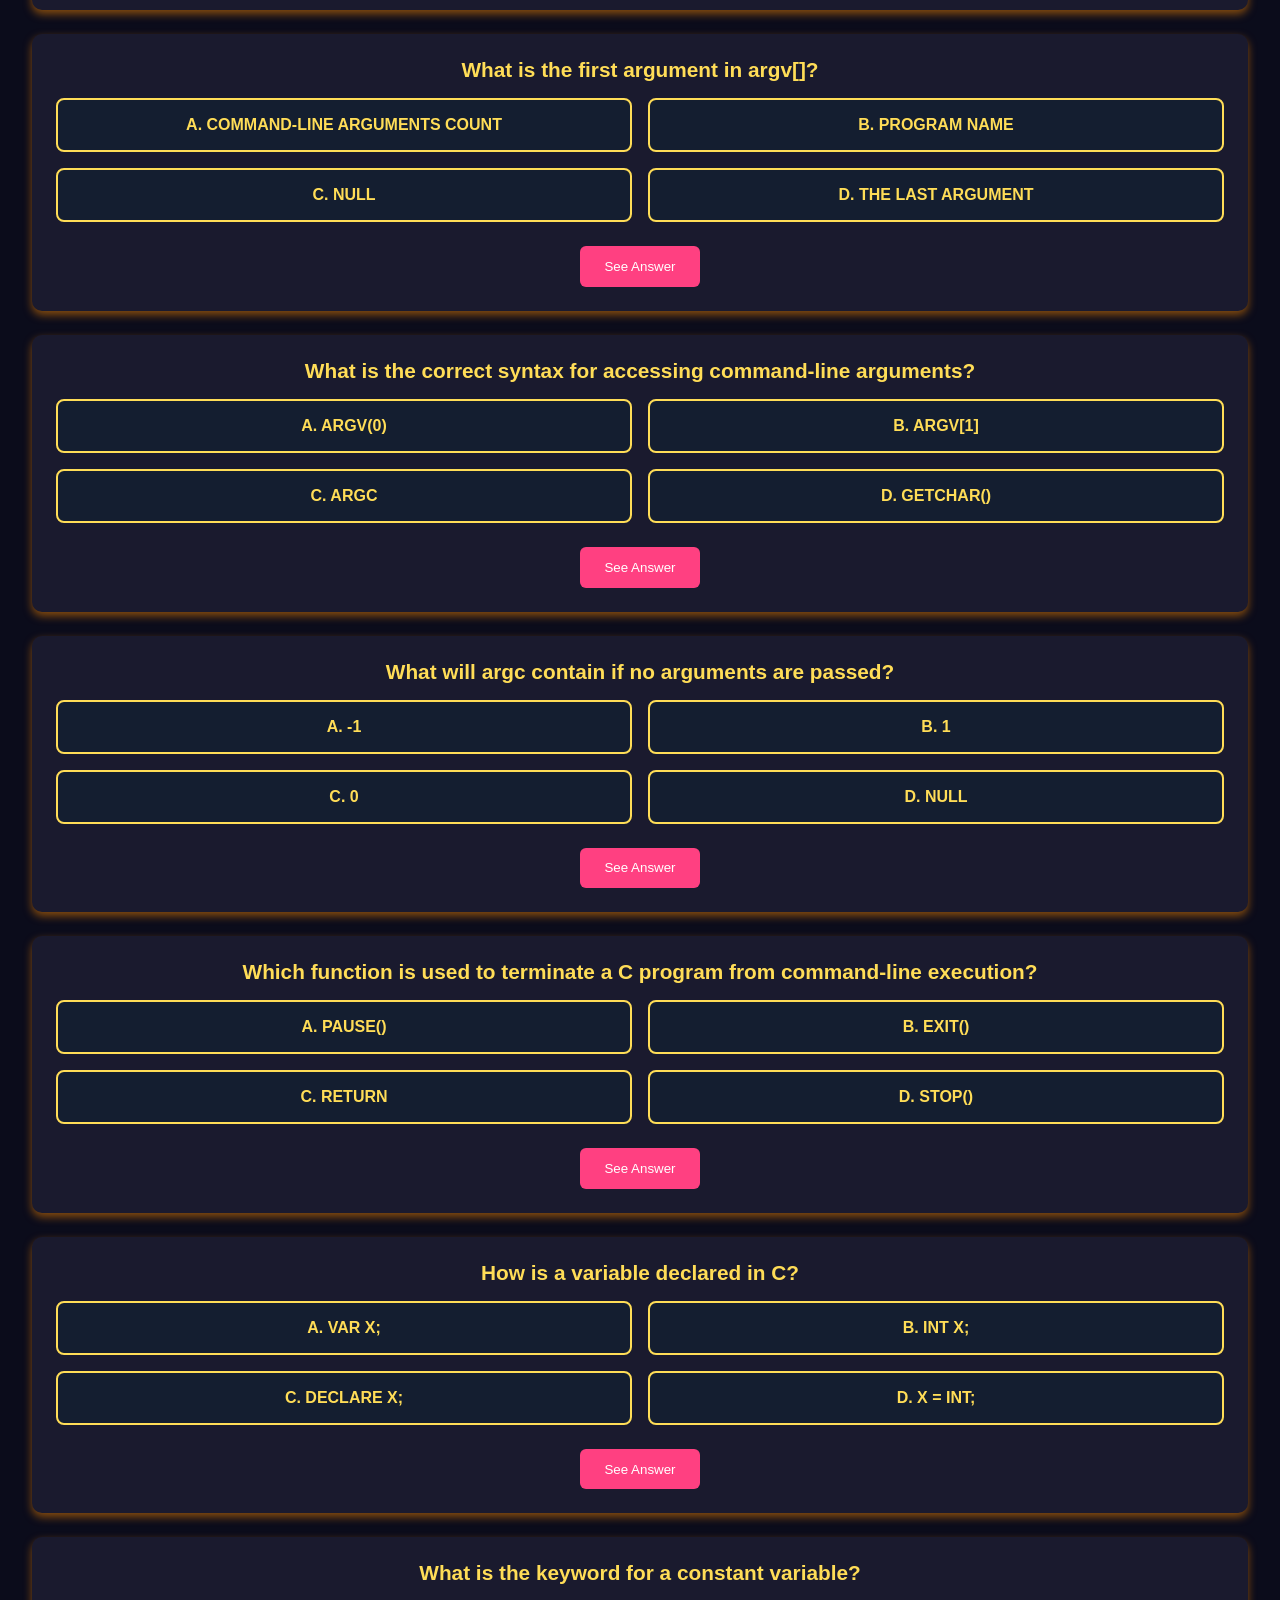
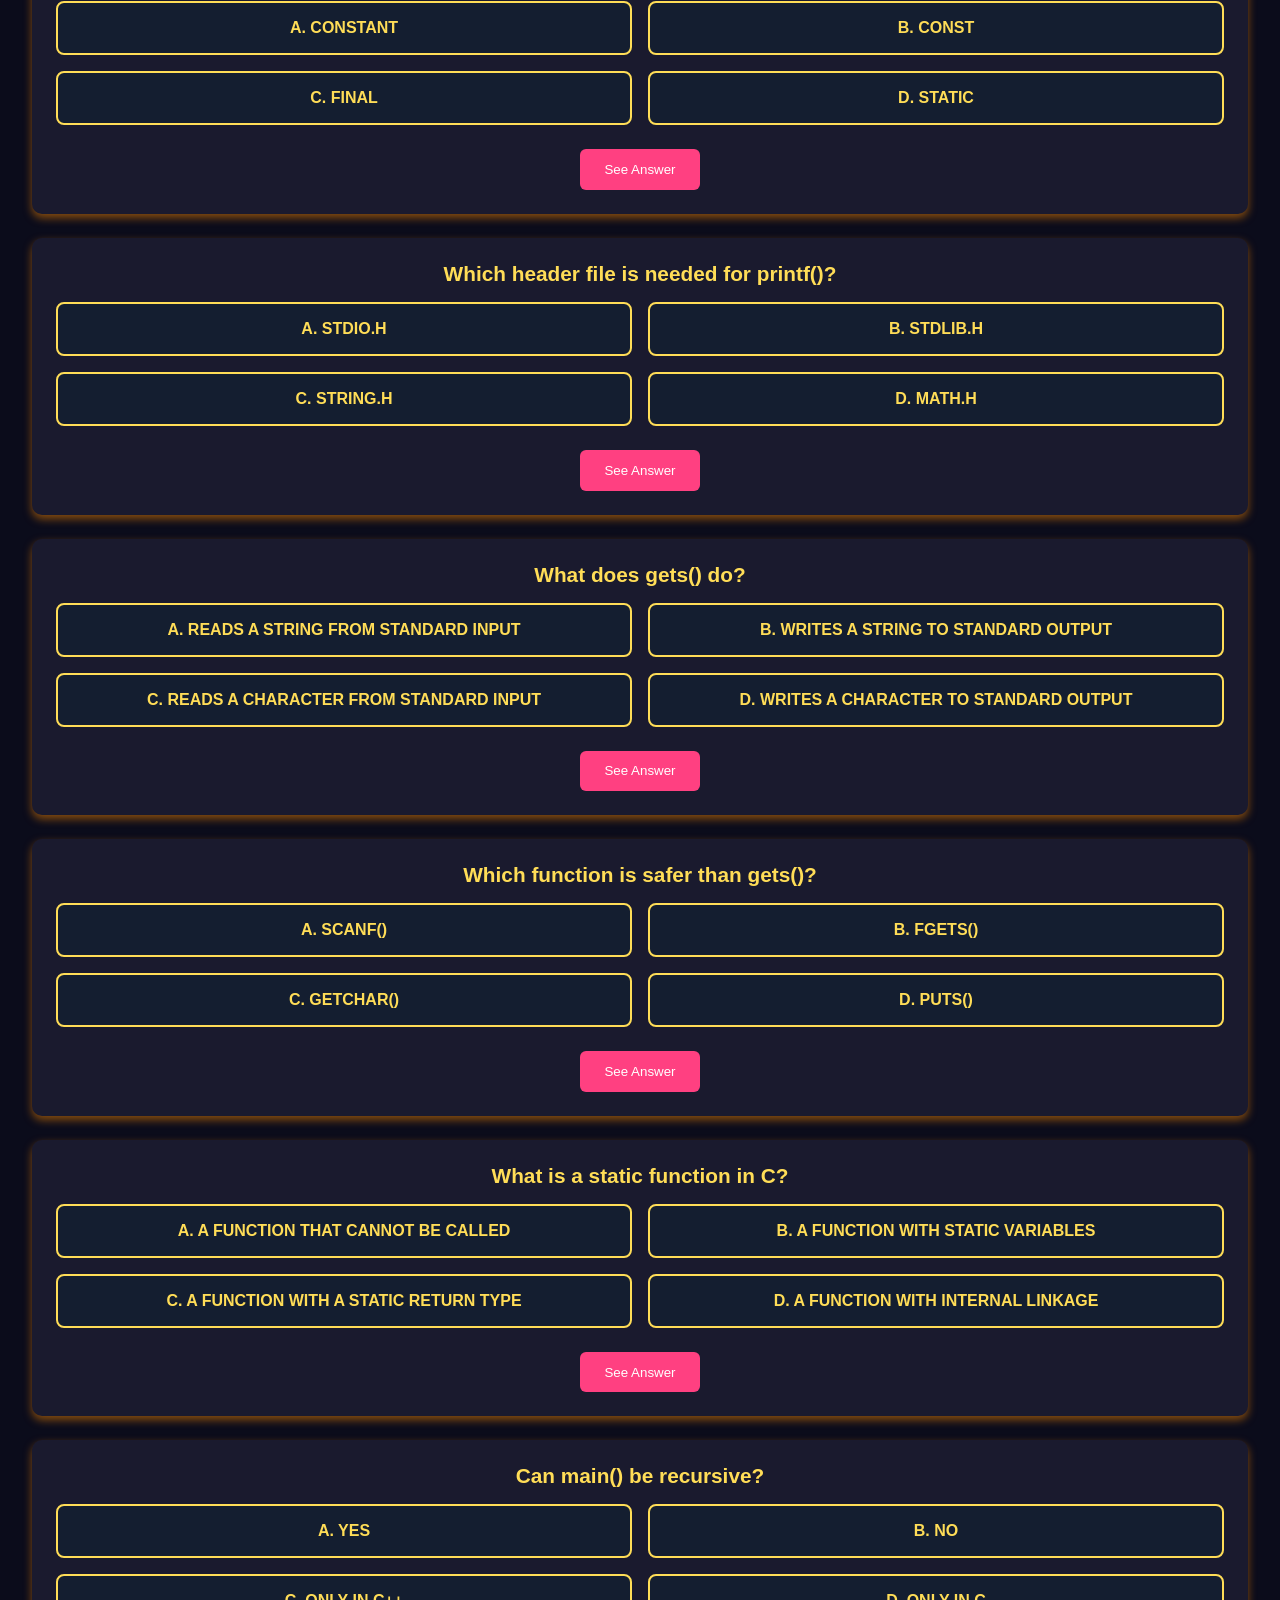
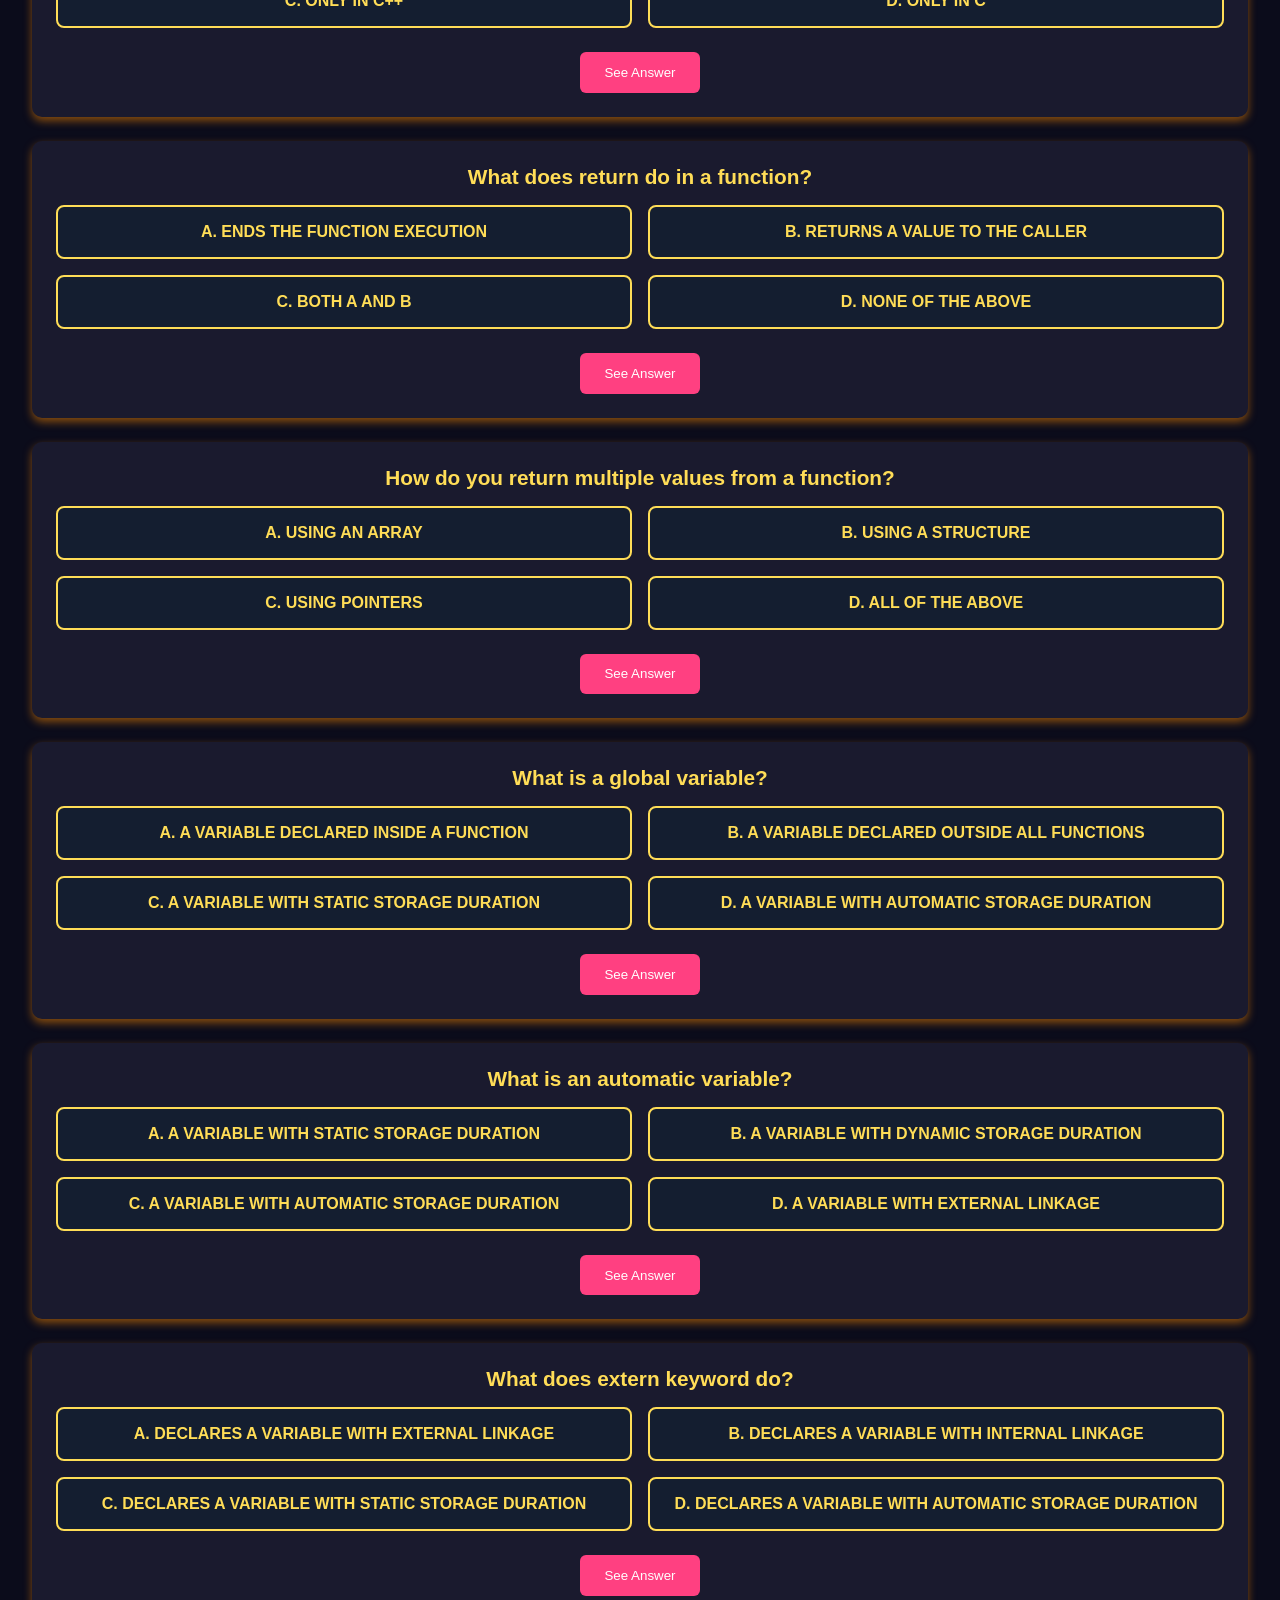
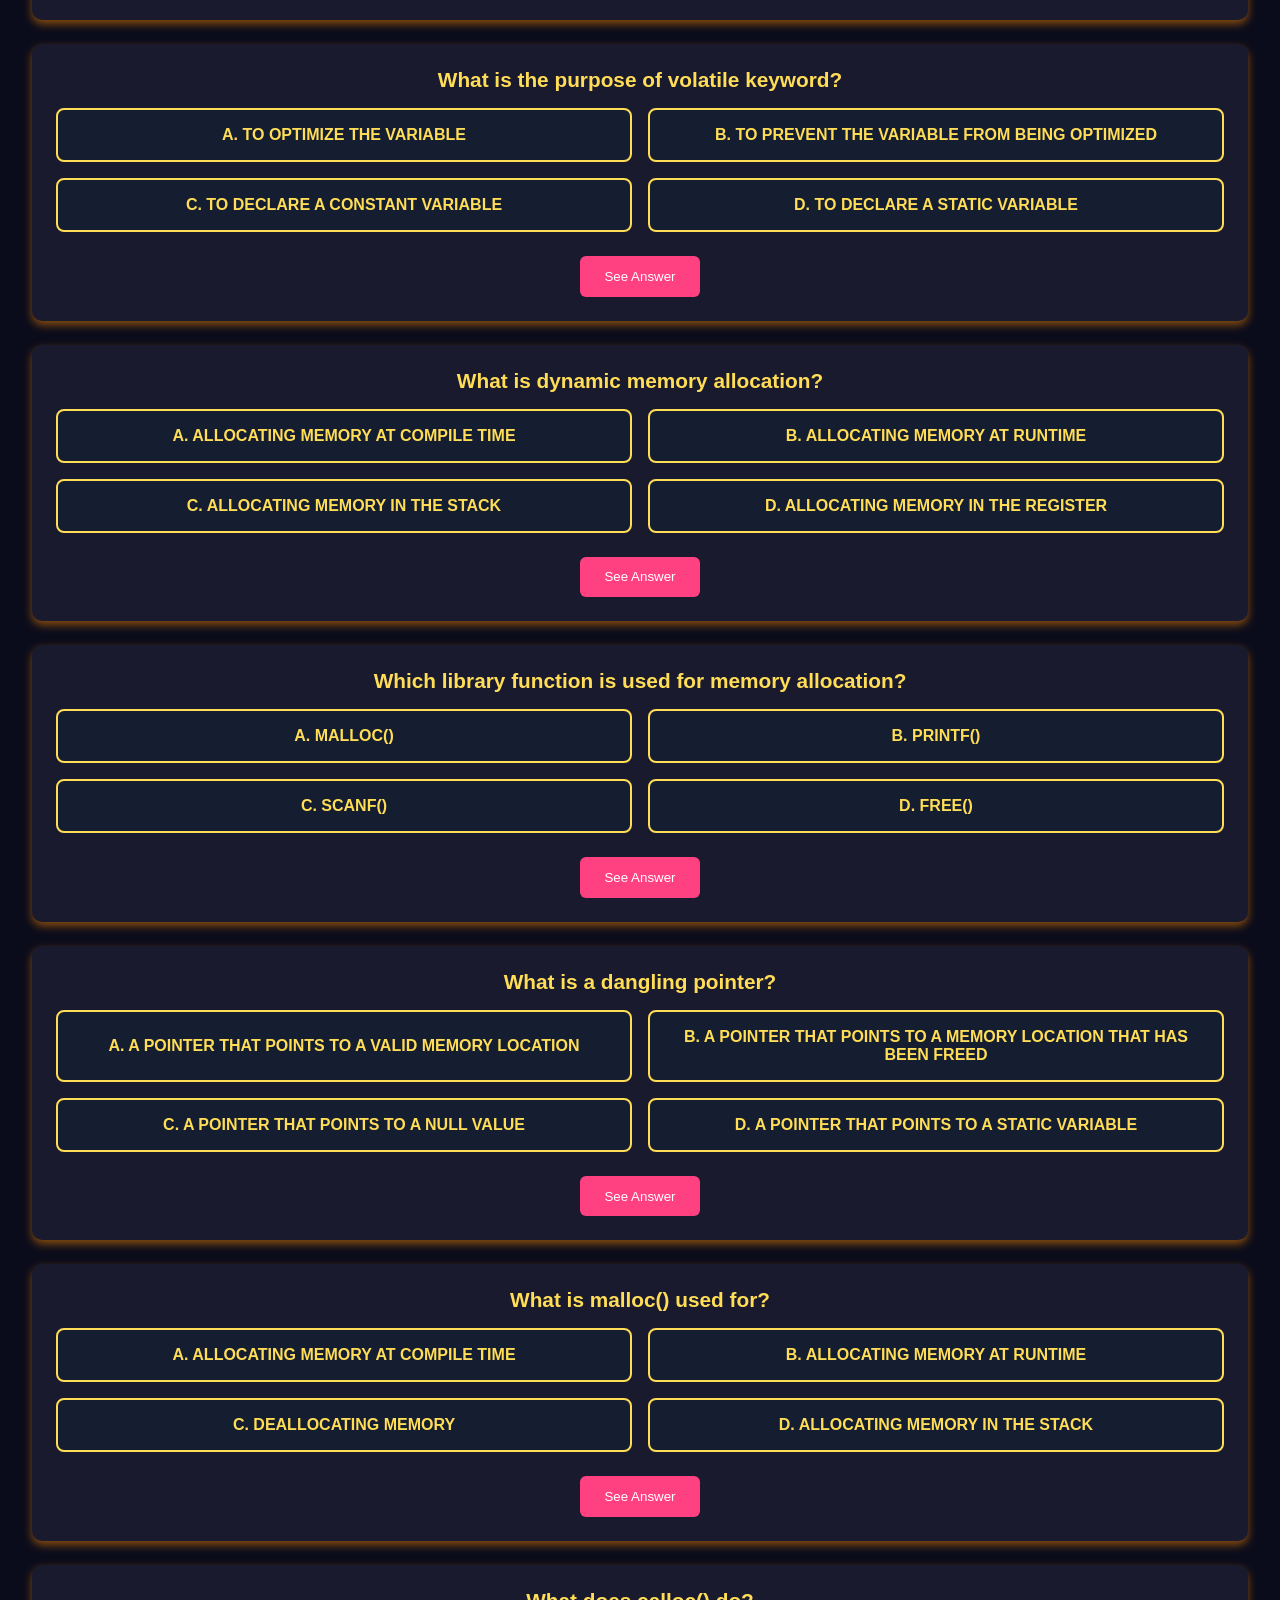
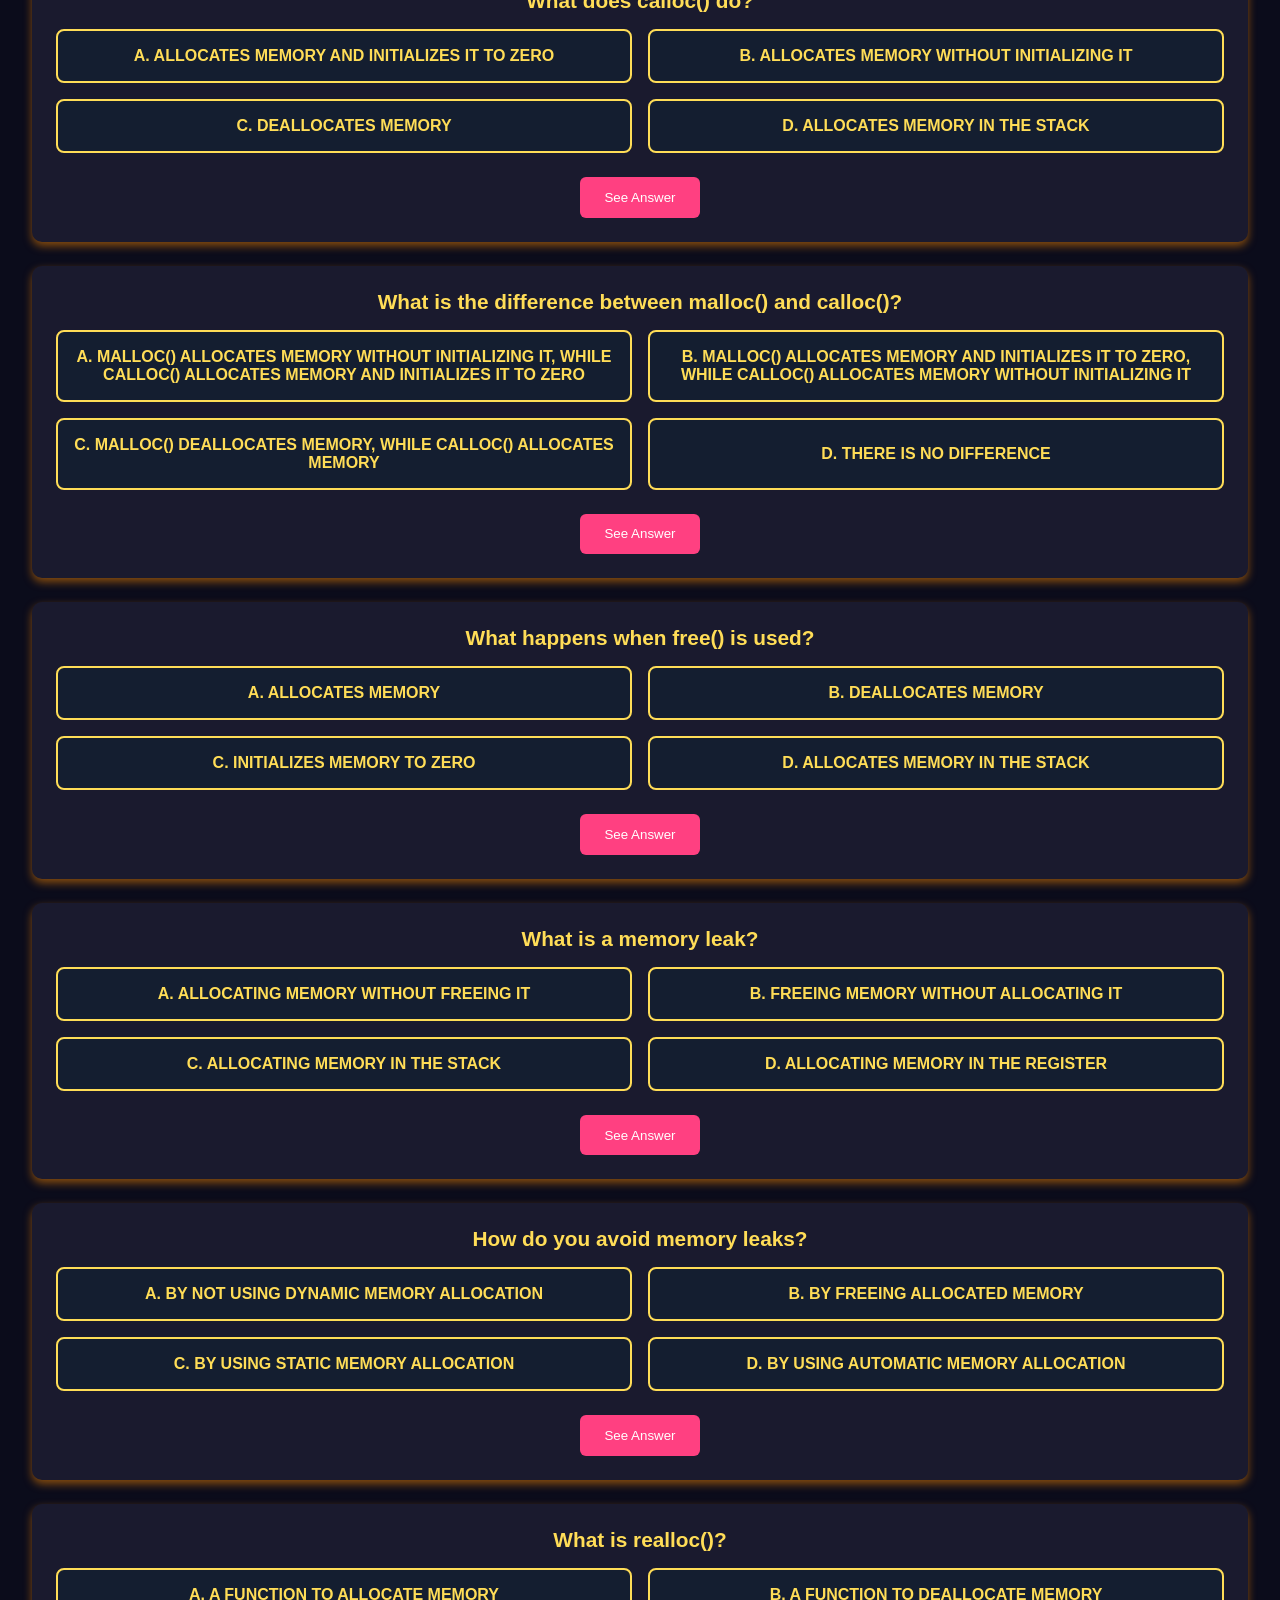
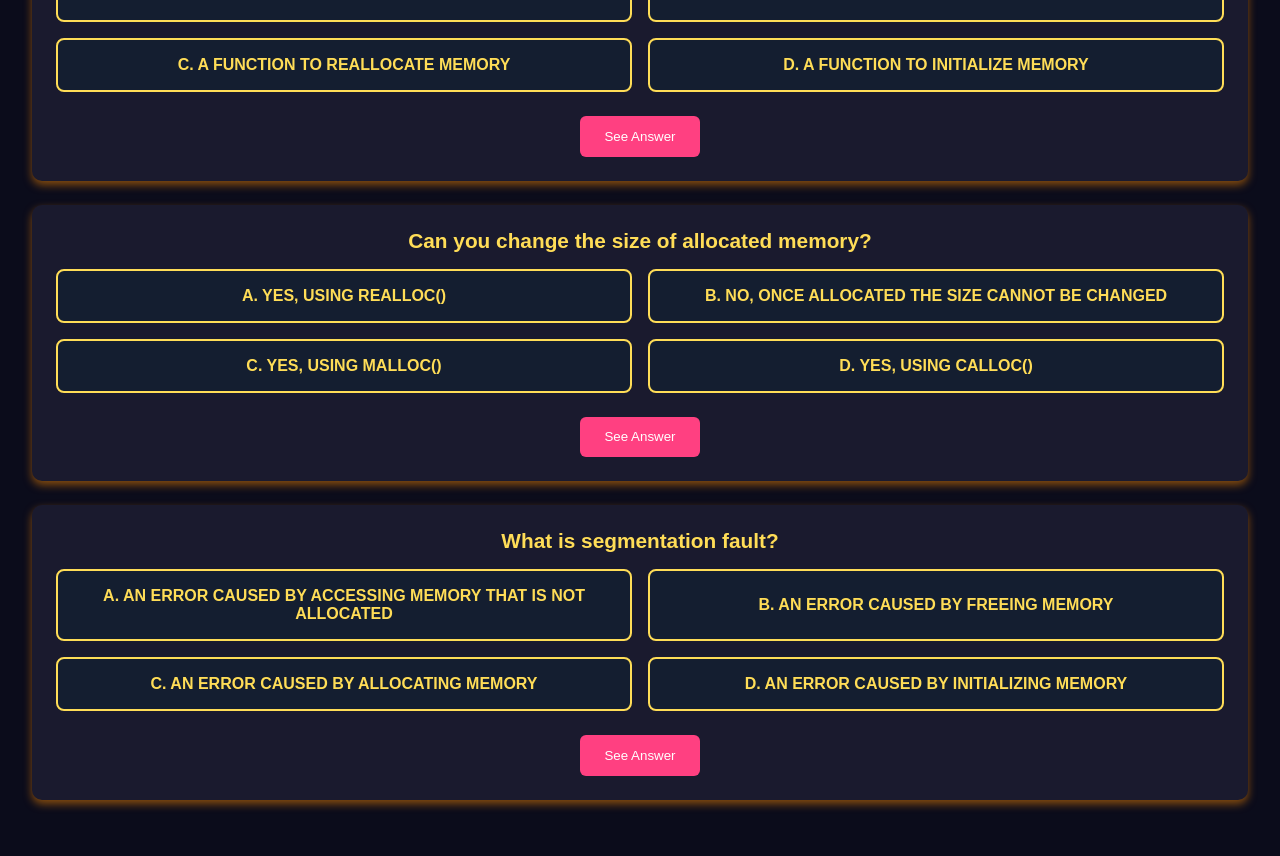
<file: html/quiz.html>
<!DOCTYPE html>
<html lang="en">
<head>
    <meta charset="UTF-8">
    <meta name="viewport" content="width=device-width, initial-scale=1.0">
    <title> Quiz</title>
    <link rel="stylesheet" href="/css/quiz.css"> <link rel="icon" type=""image/png" href="/assets/logo.png">

</head>
<body>
    <div class="quiz-container">
        <!-- Question 1 -->
        <section class="question-section">
            <div class="question-box">What is the size of 'int' in C?</div>
            <div class="options">
                <button class="option" onclick="checkAnswer(this, 'A')">A. 2 bytes</button>
                <button class="option" onclick="checkAnswer(this, 'B')">B. 4 bytes</button>
                <button class="option" onclick="checkAnswer(this, 'C')">C. Depends on compiler</button>
                <button class="option" onclick="checkAnswer(this, 'D')">D. 8 bytes</button>
            </div>
            <button class="see-answer" onclick="showAnswer(this)">See Answer</button>
            <p class="correct-answer hidden">Correct Answer: C</p>
        </section>

        <!-- Question 2 -->
       <section class="question-section">
            <div class="question-box">Which is used for standard output in C?</div>
            <div class="options">
                <button class="option" onclick="checkAnswer(this, 'A')">A. scanf()</button>
                <button class="option" onclick="checkAnswer(this, 'B')">B. printf()</button>
                 <button class="option" onclick="checkAnswer(this, 'C')">C. getchar()</button>
                <button class="option" onclick="checkAnswer(this, 'D')">D. fgets()</button>
            </div>
            <button class="see-answer" onclick="showAnswer(this)">See Answer</button>
            <p class="correct-answer hidden">Correct Answer: B</p>
        </section>
        <!--Question 3-->
        <section class="question-section">
            <div class="question-box">Which data type is used to store a single character in C?</div>
            <div class="options">
                <button class="option" onclick="checkAnswer(this, 'A')">A. Char</button>
                <button class="option" onclick="checkAnswer(this, 'B')">B. int</button>
                 <button class="option" onclick="checkAnswer(this, 'C')">C. float</button>
                <button class="option" onclick="checkAnswer(this, 'D')">D. double</button>
            </div>
            <button class="see-answer" onclick="showAnswer(this)">See Answer</button>
            <p class="correct-answer hidden">Correct Answer: A</p>
        </section>
        <!--Quesion 4-->
        
        <section class="question-section">
            <div class="question-box">What will be the output of sizeof(double) in most C compilers?

            </div>
            <div class="options">
                <button class="option" onclick="checkAnswer(this, 'A')">A. 2</button>
                <button class="option" onclick="checkAnswer(this, 'B')">B. 4</button>
                 <button class="option" onclick="checkAnswer(this, 'C')">C. 8</button>
                <button class="option" onclick="checkAnswer(this, 'D')">D. 16</button>
            </div>
            <button class="see-answer" onclick="showAnswer(this)">See Answer</button>
            <p class="correct-answer hidden">Correct Answer: 16</p>
        </section>
        <!-- Add remaining 48 questions following same structure -->
         <!-- Question 5 -->
<section class="question-section">
    <div class="question-box">What is the correct way to declare a constant in C?</div>
    <div class="options">
        <button class="option" onclick="checkAnswer(this, 'A')">A. constant int x = 5;</button>
        <button class="option" onclick="checkAnswer(this, 'B')">B. const int x = 5;</button>
        <button class="option" onclick="checkAnswer(this, 'C')">C. int const x = 5;</button>
        <button class="option" onclick="checkAnswer(this, 'D')">D. Both B and C</button>
    </div>
    <button class="see-answer" onclick="showAnswer(this)">See Answer</button>
    <p class="correct-answer hidden">Correct Answer: D</p>
</section>

<!-- Question 6 -->
<section class="question-section">
    <div class="question-box">Which function is used to read a string in C?</div>
    <div class="options">
        <button class="option" onclick="checkAnswer(this, 'A')">A. scanf()</button>
        <button class="option" onclick="checkAnswer(this, 'B')">B. gets()</button>
        <button class="option" onclick="checkAnswer(this, 'C')">C. fgets()</button>
        <button class="option" onclick="checkAnswer(this, 'D')">D. printf()</button>
    </div>
    <button class="see-answer" onclick="showAnswer(this)">See Answer</button>
    <p class="correct-answer hidden">Correct Answer: C</p>
</section>

<!-- Question 7 -->
<section class="question-section">
    <div class="question-box">Which function is used for formatted output in C?</div>
    <div class="options">
        <button class="option" onclick="checkAnswer(this, 'A')">A. printf()</button>
        <button class="option" onclick="checkAnswer(this, 'B')">B. cout</button>
        <button class="option" onclick="checkAnswer(this, 'C')">C. puts()</button>
        <button class="option" onclick="checkAnswer(this, 'D')">D. scanf()</button>
    </div>
    <button class="see-answer" onclick="showAnswer(this)">See Answer</button>
    <p class="correct-answer hidden">Correct Answer: A</p>
</section>

<!-- Question 8 -->
<section class="question-section">
    <div class="question-box">What does %d format specifier represent?</div>
    <div class="options">
        <button class="option" onclick="checkAnswer(this, 'A')">A. Character</button>
        <button class="option" onclick="checkAnswer(this, 'B')">B. Integer</button>
        <button class="option" onclick="checkAnswer(this, 'C')">C. Floating point</button>
        <button class="option" onclick="checkAnswer(this, 'D')">D. String</button>
    </div>
    <button class="see-answer" onclick="showAnswer(this)">See Answer</button>
    <p class="correct-answer hidden">Correct Answer: B</p>
</section>

<!-- Question 9 -->
<section class="question-section">
    <div class="question-box">What is the difference between puts() and printf()?</div>
    <div class="options">
        <button class="option" onclick="checkAnswer(this, 'A')">A. puts() prints a newline automatically</button>
        <button class="option" onclick="checkAnswer(this, 'B')">B. printf() cannot print strings</button>
        <button class="option" onclick="checkAnswer(this, 'C')">C. puts() requires format specifiers</button>
        <button class="option" onclick="checkAnswer(this, 'D')">D. No difference</button>
    </div>
    <button class="see-answer" onclick="showAnswer(this)">See Answer</button>
    <p class="correct-answer hidden">Correct Answer: A</p>
</section>

<!-- Question 10 -->
<section class="question-section">
    <div class="question-box">What does scanf("%d", &x); do?</div>
    <div class="options">
        <button class="option" onclick="checkAnswer(this, 'A')">A. Takes input and stores in x</button>
        <button class="option" onclick="checkAnswer(this, 'B')">B. Prints x</button>
        <button class="option" onclick="checkAnswer(this, 'C')">C. Assigns 0 to x</button>
        <button class="option" onclick="checkAnswer(this, 'D')">D. None of the above</button>
    </div>
    <button class="see-answer" onclick="showAnswer(this)">See Answer</button>
    <p class="correct-answer hidden">Correct Answer: A</p>
</section>

<!-- Question 11 -->
<section class="question-section">
    <div class="question-box">What is the default return type of a function in C?</div>
    <div class="options">
        <button class="option" onclick="checkAnswer(this, 'A')">A. float</button>
        <button class="option" onclick="checkAnswer(this, 'B')">B. void</button>
        <button class="option" onclick="checkAnswer(this, 'C')">C. int</button>
        <button class="option" onclick="checkAnswer(this, 'D')">D. char</button>
    </div>
    <button class="see-answer" onclick="showAnswer(this)">See Answer</button>
    <p class="correct-answer hidden">Correct Answer: C</p>
</section>

<!-- Question 12 -->
<section class="question-section">
    <div class="question-box">Which keyword is used to declare a function in C?</div>
    <div class="options">
        <button class="option" onclick="checkAnswer(this, 'A')">A. function</button>
        <button class="option" onclick="checkAnswer(this, 'B')">B. void</button>
        <button class="option" onclick="checkAnswer(this, 'C')">C. def</button>
        <button class="option" onclick="checkAnswer(this, 'D')">D. fn</button>
    </div>
    <button class="see-answer" onclick="showAnswer(this)">See Answer</button>
    <p class="correct-answer hidden">Correct Answer: B</p>
</section>

<!-- Question 13 -->
<section class="question-section">
    <div class="question-box">What is function recursion?</div>
    <div class="options">
        <button class="option" onclick="checkAnswer(this, 'A')">A. A function calling another function</button>
        <button class="option" onclick="checkAnswer(this, 'B')">B. A function calling itself</button>
        <button class="option" onclick="checkAnswer(this, 'C')">C. A function without parameters</button>
        <button class="option" onclick="checkAnswer(this, 'D')">D. A function with only one argument</button>
    </div>
    <button class="see-answer" onclick="showAnswer(this)">See Answer</button>
    <p class="correct-answer hidden">Correct Answer: B</p>
</section>

<!-- Question 14 -->
<section class="question-section">
    <div class="question-box">What is the scope of a local variable?</div>
    <div class="options">
        <button class="option" onclick="checkAnswer(this, 'A')">A. Only within the function it is declared in</button>
        <button class="option" onclick="checkAnswer(this, 'B')">B. Throughout the program</button>
        <button class="option" onclick="checkAnswer(this, 'C')">C. Inside the main function</button>
        <button class="option" onclick="checkAnswer(this, 'D')">D. None of the above</button>
    </div>
    <button class="see-answer" onclick="showAnswer(this)">See Answer</button>
    <p class="correct-answer hidden">Correct Answer: A</p>
</section>

<!-- Question 15 -->
<section class="question-section">
    <div class="question-box">Which of the following is a function prototype?</div>
    <div class="options">
        <button class="option" onclick="checkAnswer(this, 'A')">A. int sum();</button>
        <button class="option" onclick="checkAnswer(this, 'B')">B. sum();</button>
        <button class="option" onclick="checkAnswer(this, 'C')">C. void main();</button>
        <button class="option" onclick="checkAnswer(this, 'D')">D. prototype int sum();</button>
    </div>
    <button class="see-answer" onclick="showAnswer(this)">See Answer</button>
    <p class="correct-answer hidden">Correct Answer: A</p>
</section>
    </div>
  <!-- Question 16 -->
<section class="question-section">
    <div class="question-box">What is a register variable?</div>
    <div class="options">
        <button class="option" onclick="checkAnswer(this, 'A')">A. A variable stored in RAM</button>
        <button class="option" onclick="checkAnswer(this, 'B')">B. A variable stored in CPU registers</button>
        <button class="option" onclick="checkAnswer(this, 'C')">C. A global variable</button>
        <button class="option" onclick="checkAnswer(this, 'D')">D. A dynamically allocated variable</button>
    </div>
    <button class="see-answer" onclick="showAnswer(this)">See Answer</button>
    <p class="correct-answer hidden">Correct Answer: B</p>
</section>

<!-- Question 17 -->
<section class="question-section">
    <div class="question-box">Which keyword is used to declare a register variable?</div>
    <div class="options">
        <button class="option" onclick="checkAnswer(this, 'A')">A. static</button>
        <button class="option" onclick="checkAnswer(this, 'B')">B. register</button>
        <button class="option" onclick="checkAnswer(this, 'C')">C. extern</button>
        <button class="option" onclick="checkAnswer(this, 'D')">D. volatile</button>
    </div>
    <button class="see-answer" onclick="showAnswer(this)">See Answer</button>
    <p class="correct-answer hidden">Correct Answer: B</p>
</section>

<!-- Question 18 -->
<section class="question-section">
    <div class="question-box">Which storage class has the fastest access time?</div>
    <div class="options">
        <button class="option" onclick="checkAnswer(this, 'A')">A. auto</button>
        <button class="option" onclick="checkAnswer(this, 'B')">B. register</button>
        <button class="option" onclick="checkAnswer(this, 'C')">C. extern</button>
        <button class="option" onclick="checkAnswer(this, 'D')">D. static</button>
    </div>
    <button class="see-answer" onclick="showAnswer(this)">See Answer</button>
    <p class="correct-answer hidden">Correct Answer: B</p>
</section>

<!-- Question 19 -->
<section class="question-section">
    <div class="question-box">Which variable type remains unchanged throughout the execution of a program?</div>
    <div class="options">
        <button class="option" onclick="checkAnswer(this, 'A')">A. static</button>
        <button class="option" onclick="checkAnswer(this, 'B')">B. auto</button>
        <button class="option" onclick="checkAnswer(this, 'C')">C. extern</button>
        <button class="option" onclick="checkAnswer(this, 'D')">D. register</button>
    </div>
    <button class="see-answer" onclick="showAnswer(this)">See Answer</button>
    <p class="correct-answer hidden">Correct Answer: A</p>
</section>

<!-- Question 20 -->
<section class="question-section">
    <div class="question-box">What is the default value of an uninitialized int variable?</div>
    <div class="options">
        <button class="option" onclick="checkAnswer(this, 'A')">A. 0</button>
        <button class="option" onclick="checkAnswer(this, 'B')">B. Garbage value</button>
        <button class="option" onclick="checkAnswer(this, 'C')">C. -1</button>
        <button class="option" onclick="checkAnswer(this, 'D')">D. NULL</button>
    </div>
    <button class="see-answer" onclick="showAnswer(this)">See Answer</button>
    <p class="correct-answer hidden">Correct Answer: B</p>
</section>

<!-- Question 21 -->
<section class="question-section">
    <div class="question-box">How can you pass command line arguments to a C program?</div>
    <div class="options">
        <button class="option" onclick="checkAnswer(this, 'A')">A. Using argc and argv[]</button>
        <button class="option" onclick="checkAnswer(this, 'B')">B. Using scanf()</button>
        <button class="option" onclick="checkAnswer(this, 'C')">C. Using getchar()</button>
        <button class="option" onclick="checkAnswer(this, 'D')">D. Using printf()</button>
    </div>
    <button class="see-answer" onclick="showAnswer(this)">See Answer</button>
    <p class="correct-answer hidden">Correct Answer: A</p>
</section>

<!-- Question 22 -->
<section class="question-section">
    <div class="question-box">What is the first argument in argv[]?</div>
    <div class="options">
        <button class="option" onclick="checkAnswer(this, 'A')">A. Command-line arguments count</button>
        <button class="option" onclick="checkAnswer(this, 'B')">B. Program name</button>
        <button class="option" onclick="checkAnswer(this, 'C')">C. NULL</button>
        <button class="option" onclick="checkAnswer(this, 'D')">D. The last argument</button>
    </div>
    <button class="see-answer" onclick="showAnswer(this)">See Answer</button>
    <p class="correct-answer hidden">Correct Answer: B</p>
</section>

<!-- Question 23 -->
<section class="question-section">
    <div class="question-box">What is the correct syntax for accessing command-line arguments?</div>
    <div class="options">
        <button class="option" onclick="checkAnswer(this, 'A')">A. argv(0)</button>
        <button class="option" onclick="checkAnswer(this, 'B')">B. argv[1]</button>
        <button class="option" onclick="checkAnswer(this, 'C')">C. argc</button>
        <button class="option" onclick="checkAnswer(this, 'D')">D. getchar()</button>
    </div>
    <button class="see-answer" onclick="showAnswer(this)">See Answer</button>
    <p class="correct-answer hidden">Correct Answer: B</p>
</section>

<!-- Question 24 -->
<section class="question-section">
    <div class="question-box">What will argc contain if no arguments are passed?</div>
    <div class="options">
        <button class="option" onclick="checkAnswer(this, 'A')">A. -1</button>
        <button class="option" onclick="checkAnswer(this, 'B')">B. 1</button>
        <button class="option" onclick="checkAnswer(this, 'C')">C. 0</button>
        <button class="option" onclick="checkAnswer(this, 'D')">D. NULL</button>
    </div>
    <button class="see-answer" onclick="showAnswer(this)">See Answer</button>
    <p class="correct-answer hidden">Correct Answer: B</p>
</section>

<!-- Question 25 -->
<section class="question-section">
    <div class="question-box">Which function is used to terminate a C program from command-line execution?</div>
    <div class="options">
        <button class="option" onclick="checkAnswer(this, 'A')">A. pause()</button>
        <button class="option" onclick="checkAnswer(this, 'B')">B. exit()</button>
        <button class="option" onclick="checkAnswer(this, 'C')">C. return</button>
        <button class="option" onclick="checkAnswer(this, 'D')">D. stop()</button>
    </div>
    <button class="see-answer" onclick="showAnswer(this)">See Answer</button>
    <p class="correct-answer hidden">Correct Answer: B</p>
</section>

<!-- Question 26 -->
<section class="question-section">
    <div class="question-box">How is a variable declared in C?</div>
    <div class="options">
        <button class="option" onclick="checkAnswer(this, 'A')">A. var x;</button>
        <button class="option" onclick="checkAnswer(this, 'B')">B. int x;</button>
        <button class="option" onclick="checkAnswer(this, 'C')">C. declare x;</button>
        <button class="option" onclick="checkAnswer(this, 'D')">D. x = int;</button>
    </div>
    <button class="see-answer" onclick="showAnswer(this)">See Answer</button>
    <p class="correct-answer hidden">Correct Answer: B</p>
</section>

<!-- Question 27 -->
<section class="question-section">
    <div class="question-box">What is the keyword for a constant variable?</div>
    <div class="options">
        <button class="option" onclick="checkAnswer(this, 'A')">A. constant</button>
        <button class="option" onclick="checkAnswer(this, 'B')">B. const</button>
        <button class="option" onclick="checkAnswer(this, 'C')">C. final</button>
        <button class="option" onclick="checkAnswer(this, 'D')">D. static</button>
    </div>
    <button class="see-answer" onclick="showAnswer(this)">See Answer</button>
    <p class="correct-answer hidden">Correct Answer: B</p>
</section>

<!-- Question 28 -->
<section class="question-section">
    <div class="question-box">Which header file is needed for printf()?</div>
    <div class="options">
        <button class="option" onclick="checkAnswer(this, 'A')">A. stdio.h</button>
        <button class="option" onclick="checkAnswer(this, 'B')">B. stdlib.h</button>
        <button class="option" onclick="checkAnswer(this, 'C')">C. string.h</button>
        <button class="option" onclick="checkAnswer(this, 'D')">D. math.h</button>
    </div>
    <button class="see-answer" onclick="showAnswer(this)">See Answer</button>
    <p class="correct-answer hidden">Correct Answer: A</p>
</section>

<!-- Question 29 -->
<section class="question-section">
    <div class="question-box">What does gets() do?</div>
    <div class="options">
        <button class="option" onclick="checkAnswer(this, 'A')">A. Reads a string from standard input</button>
        <button class="option" onclick="checkAnswer(this, 'B')">B. Writes a string to standard output</button>
        <button class="option" onclick="checkAnswer(this, 'C')">C. Reads a character from standard input</button>
        <button class="option" onclick="checkAnswer(this, 'D')">D. Writes a character to standard output</button>
    </div>
    <button class="see-answer" onclick="showAnswer(this)">See Answer</button>
    <p class="correct-answer hidden">Correct Answer: A</p>
</section>

<!-- Question 30 -->
<section class="question-section">
    <div class="question-box">Which function is safer than gets()?</div>
    <div class="options">
        <button class="option" onclick="checkAnswer(this, 'A')">A. scanf()</button>
        <button class="option" onclick="checkAnswer(this, 'B')">B. fgets()</button>
        <button class="option" onclick="checkAnswer(this, 'C')">C. getchar()</button>
        <button class="option" onclick="checkAnswer(this, 'D')">D. puts()</button>
    </div>
    <button class="see-answer" onclick="showAnswer(this)">See Answer</button>
    <p class="correct-answer hidden">Correct Answer: B</p>
</section>

<!-- Question 31 -->
<section class="question-section">
    <div class="question-box">What is a static function in C?</div>
    <div class="options">
        <button class="option" onclick="checkAnswer(this, 'A')">A. A function that cannot be called</button>
        <button class="option" onclick="checkAnswer(this, 'B')">B. A function with static variables</button>
        <button class="option" onclick="checkAnswer(this, 'C')">C. A function with a static return type</button>
        <button class="option" onclick="checkAnswer(this, 'D')">D. A function with internal linkage</button>
    </div>
    <button class="see-answer" onclick="showAnswer(this)">See Answer</button>
    <p class="correct-answer hidden">Correct Answer: D</p>
</section>

<!-- Question 32 -->
<section class="question-section">
    <div class="question-box">Can main() be recursive?</div>
    <div class="options">
        <button class="option" onclick="checkAnswer(this, 'A')">A. Yes</button>
        <button class="option" onclick="checkAnswer(this, 'B')">B. No</button>
        <button class="option" onclick="checkAnswer(this, 'C')">C. Only in C++</button>
        <button class="option" onclick="checkAnswer(this, 'D')">D. Only in C</button>
    </div>
    <button class="see-answer" onclick="showAnswer(this)">See Answer</button>
    <p class="correct-answer hidden">Correct Answer: A</p>
</section>

<!-- Question 33 -->
<section class="question-section">
    <div class="question-box">What does return do in a function?</div>
    <div class="options">
        <button class="option" onclick="checkAnswer(this, 'A')">A. Ends the function execution</button>
        <button class="option" onclick="checkAnswer(this, 'B')">B. Returns a value to the caller</button>
        <button class="option" onclick="checkAnswer(this, 'C')">C. Both A and B</button>
        <button class="option" onclick="checkAnswer(this, 'D')">D. None of the above</button>
    </div>
    <button class="see-answer" onclick="showAnswer(this)">See Answer</button>
    <p class="correct-answer hidden">Correct Answer: C</p>
</section>

<!-- Question 34 -->
<section class="question-section">
    <div class="question-box">How do you return multiple values from a function?</div>
    <div class="options">
        <button class="option" onclick="checkAnswer(this, 'A')">A. Using an array</button>
        <button class="option" onclick="checkAnswer(this, 'B')">B. Using a structure</button>
        <button class="option" onclick="checkAnswer(this, 'C')">C. Using pointers</button>
        <button class="option" onclick="checkAnswer(this, 'D')">D. All of the above</button>
    </div>
    <button class="see-answer" onclick="showAnswer(this)">See Answer</button>
    <p class="correct-answer hidden">Correct Answer: D</p>
</section>

<!-- Question 35 -->
<section class="question-section">
    <div class="question-box">What is a global variable?</div>
    <div class="options">
        <button class="option" onclick="checkAnswer(this, 'A')">A. A variable declared inside a function</button>
        <button class="option" onclick="checkAnswer(this, 'B')">B. A variable declared outside all functions</button>
        <button class="option" onclick="checkAnswer(this, 'C')">C. A variable with static storage duration</button>
        <button class="option" onclick="checkAnswer(this, 'D')">D. A variable with automatic storage duration</button>
    </div>
    <button class="see-answer" onclick="showAnswer(this)">See Answer</button>
    <p class="correct-answer hidden">Correct Answer: B</p>
</section>

<!-- Question 36 -->
<section class="question-section">
    <div class="question-box">What is an automatic variable?</div>
    <div class="options">
        <button class="option" onclick="checkAnswer(this, 'A')">A. A variable with static storage duration</button>
        <button class="option" onclick="checkAnswer(this, 'B')">B. A variable with dynamic storage duration</button>
        <button class="option" onclick="checkAnswer(this, 'C')">C. A variable with automatic storage duration</button>
        <button class="option" onclick="checkAnswer(this, 'D')">D. A variable with external linkage</button>
    </div>
    <button class="see-answer" onclick="showAnswer(this)">See Answer</button>
    <p class="correct-answer hidden">Correct Answer: C</p>
</section>

<!-- Question 37 -->
<section class="question-section">
    <div class="question-box">What does extern keyword do?</div>
    <div class="options">
        <button class="option" onclick="checkAnswer(this, 'A')">A. Declares a variable with external linkage</button>
        <button class="option" onclick="checkAnswer(this, 'B')">B. Declares a variable with internal linkage</button>
        <button class="option" onclick="checkAnswer(this, 'C')">C. Declares a variable with static storage duration</button>
        <button class="option" onclick="checkAnswer(this, 'D')">D. Declares a variable with automatic storage duration</button>
    </div>
    <button class="see-answer" onclick="showAnswer(this)">See Answer</button>
    <p class="correct-answer hidden">Correct Answer: A</p>
</section>

<!-- Question 38 -->
<section class="question-section">
    <div class="question-box">What is the purpose of volatile keyword?</div>
    <div class="options">
        <button class="option" onclick="checkAnswer(this, 'A')">A. To optimize the variable</button>
        <button class="option" onclick="checkAnswer(this, 'B')">B. To prevent the variable from being optimized</button>
        <button class="option" onclick="checkAnswer(this, 'C')">C. To declare a constant variable</button>
        <button class="option" onclick="checkAnswer(this, 'D')">D. To declare a static variable</button>
    </div>
    <button class="see-answer" onclick="showAnswer(this)">See Answer</button>
    <p class="correct-answer hidden">Correct Answer: B</p>
</section>

<!-- Question 39 -->
<section class="question-section">
    <div class="question-box">What is dynamic memory allocation?</div>
    <div class="options">
        <button class="option" onclick="checkAnswer(this, 'A')">A. Allocating memory at compile time</button>
        <button class="option" onclick="checkAnswer(this, 'B')">B. Allocating memory at runtime</button>
        <button class="option" onclick="checkAnswer(this, 'C')">C. Allocating memory in the stack</button>
        <button class="option" onclick="checkAnswer(this, 'D')">D. Allocating memory in the register</button>
    </div>
    <button class="see-answer" onclick="showAnswer(this)">See Answer</button>
    <p class="correct-answer hidden">Correct Answer: B</p>
</section>

<!-- Question 40 -->
<section class="question-section">
    <div class="question-box">Which library function is used for memory allocation?</div>
    <div class="options">
        <button class="option" onclick="checkAnswer(this, 'A')">A. malloc()</button>
        <button class="option" onclick="checkAnswer(this, 'B')">B. printf()</button>
        <button class="option" onclick="checkAnswer(this, 'C')">C. scanf()</button>
        <button class="option" onclick="checkAnswer(this, 'D')">D. free()</button>
    </div>
    <button class="see-answer" onclick="showAnswer(this)">See Answer</button>
    <p class="correct-answer hidden">Correct Answer: A</p>
</section>

<!-- Question 41 -->
<section class="question-section">
    <div class="question-box">What is a dangling pointer?</div>
    <div class="options">
        <button class="option" onclick="checkAnswer(this, 'A')">A. A pointer that points to a valid memory location</button>
        <button class="option" onclick="checkAnswer(this, 'B')">B. A pointer that points to a memory location that has been freed</button>
        <button class="option" onclick="checkAnswer(this, 'C')">C. A pointer that points to a null value</button>
        <button class="option" onclick="checkAnswer(this, 'D')">D. A pointer that points to a static variable</button>
    </div>
    <button class="see-answer" onclick="showAnswer(this)">See Answer</button>
    <p class="correct-answer hidden">Correct Answer: B</p>
</section>

<!-- Question 42 -->
<section class="question-section">
    <div class="question-box">What is malloc() used for?</div>
    <div class="options">
        <button class="option" onclick="checkAnswer(this, 'A')">A. Allocating memory at compile time</button>
        <button class="option" onclick="checkAnswer(this, 'B')">B. Allocating memory at runtime</button>
        <button class="option" onclick="checkAnswer(this, 'C')">C. Deallocating memory</button>
        <button class="option" onclick="checkAnswer(this, 'D')">D. Allocating memory in the stack</button>
    </div>
    <button class="see-answer" onclick="showAnswer(this)">See Answer</button>
    <p class="correct-answer hidden">Correct Answer: B</p>
</section>

<!-- Question 43 -->
<section class="question-section">
    <div class="question-box">What does calloc() do?</div>
    <div class="options">
        <button class="option" onclick="checkAnswer(this, 'A')">A. Allocates memory and initializes it to zero</button>
        <button class="option" onclick="checkAnswer(this, 'B')">B. Allocates memory without initializing it</button>
        <button class="option" onclick="checkAnswer(this, 'C')">C. Deallocates memory</button>
        <button class="option" onclick="checkAnswer(this, 'D')">D. Allocates memory in the stack</button>
    </div>
    <button class="see-answer" onclick="showAnswer(this)">See Answer</button>
    <p class="correct-answer hidden">Correct Answer: A</p>
</section>

<!-- Question 44 -->
<section class="question-section">
    <div class="question-box">What is the difference between malloc() and calloc()?</div>
    <div class="options">
        <button class="option" onclick="checkAnswer(this, 'A')">A. malloc() allocates memory without initializing it, while calloc() allocates memory and initializes it to zero</button>
        <button class="option" onclick="checkAnswer(this, 'B')">B. malloc() allocates memory and initializes it to zero, while calloc() allocates memory without initializing it</button>
        <button class="option" onclick="checkAnswer(this, 'C')">C. malloc() deallocates memory, while calloc() allocates memory</button>
        <button class="option" onclick="checkAnswer(this, 'D')">D. There is no difference</button>
    </div>
    <button class="see-answer" onclick="showAnswer(this)">See Answer</button>
    <p class="correct-answer hidden">Correct Answer: A</p>
</section>

<!-- Question 45 -->
<section class="question-section">
    <div class="question-box">What happens when free() is used?</div>
    <div class="options">
        <button class="option" onclick="checkAnswer(this, 'A')">A. Allocates memory</button>
        <button class="option" onclick="checkAnswer(this, 'B')">B. Deallocates memory</button>
        <button class="option" onclick="checkAnswer(this, 'C')">C. Initializes memory to zero</button>
        <button class="option" onclick="checkAnswer(this, 'D')">D. Allocates memory in the stack</button>
    </div>
    <button class="see-answer" onclick="showAnswer(this)">See Answer</button>
    <p class="correct-answer hidden">Correct Answer: B</p>
</section>

<!-- Question 46 -->
<section class="question-section">
    <div class="question-box">What is a memory leak?</div>
    <div class="options">
        <button class="option" onclick="checkAnswer(this, 'A')">A. Allocating memory without freeing it</button>
        <button class="option" onclick="checkAnswer(this, 'B')">B. Freeing memory without allocating it</button>
        <button class="option" onclick="checkAnswer(this, 'C')">C. Allocating memory in the stack</button>
        <button class="option" onclick="checkAnswer(this, 'D')">D. Allocating memory in the register</button>
    </div>
    <button class="see-answer" onclick="showAnswer(this)">See Answer</button>
    <p class="correct-answer hidden">Correct Answer: A</p>
</section>

<!-- Question 47 -->
<section class="question-section">
    <div class="question-box">How do you avoid memory leaks?</div>
    <div class="options">
        <button class="option" onclick="checkAnswer(this, 'A')">A. By not using dynamic memory allocation</button>
        <button class="option" onclick="checkAnswer(this, 'B')">B. By freeing allocated memory</button>
        <button class="option" onclick="checkAnswer(this, 'C')">C. By using static memory allocation</button>
        <button class="option" onclick="checkAnswer(this, 'D')">D. By using automatic memory allocation</button>
    </div>
    <button class="see-answer" onclick="showAnswer(this)">See Answer</button>
    <p class="correct-answer hidden">Correct Answer: B</p>
</section>

<!-- Question 48 -->
<section class="question-section">
    <div class="question-box">What is realloc()?</div>
    <div class="options">
        <button class="option" onclick="checkAnswer(this, 'A')">A. A function to allocate memory</button>
        <button class="option" onclick="checkAnswer(this, 'B')">B. A function to deallocate memory</button>
        <button class="option" onclick="checkAnswer(this, 'C')">C. A function to reallocate memory</button>
        <button class="option" onclick="checkAnswer(this, 'D')">D. A function to initialize memory</button>
    </div>
    <button class="see-answer" onclick="showAnswer(this)">See Answer</button>
    <p class="correct-answer hidden">Correct Answer: C</p>
</section>

<!-- Question 49 -->
<section class="question-section">
    <div class="question-box">Can you change the size of allocated memory?</div>
    <div class="options">
        <button class="option" onclick="checkAnswer(this, 'A')">A. Yes, using realloc()</button>
        <button class="option" onclick="checkAnswer(this, 'B')">B. No, once allocated the size cannot be changed</button>
        <button class="option" onclick="checkAnswer(this, 'C')">C. Yes, using malloc()</button>
        <button class="option" onclick="checkAnswer(this, 'D')">D. Yes, using calloc()</button>
    </div>
    <button class="see-answer" onclick="showAnswer(this)">See Answer</button>
    <p class="correct-answer hidden">Correct Answer: A</p>
</section>

<!-- Question 50 -->
<section class="question-section">
    <div class="question-box">What is segmentation fault?</div>
    <div class="options">
        <button class="option" onclick="checkAnswer(this, 'A')">A. An error caused by accessing memory that is not allocated</button>
        <button class="option" onclick="checkAnswer(this, 'B')">B. An error caused by freeing memory</button>
        <button class="option" onclick="checkAnswer(this, 'C')">C. An error caused by allocating memory</button>
        <button class="option" onclick="checkAnswer(this, 'D')">D. An error caused by initializing memory</button>
    </div>
    <button class="see-answer" onclick="showAnswer(this)">See Answer</button>
    <p class="correct-answer hidden">Correct Answer: A</p>
</section>

    <script src="/script/quiz.js"></script>
</body>
</html>
</file>
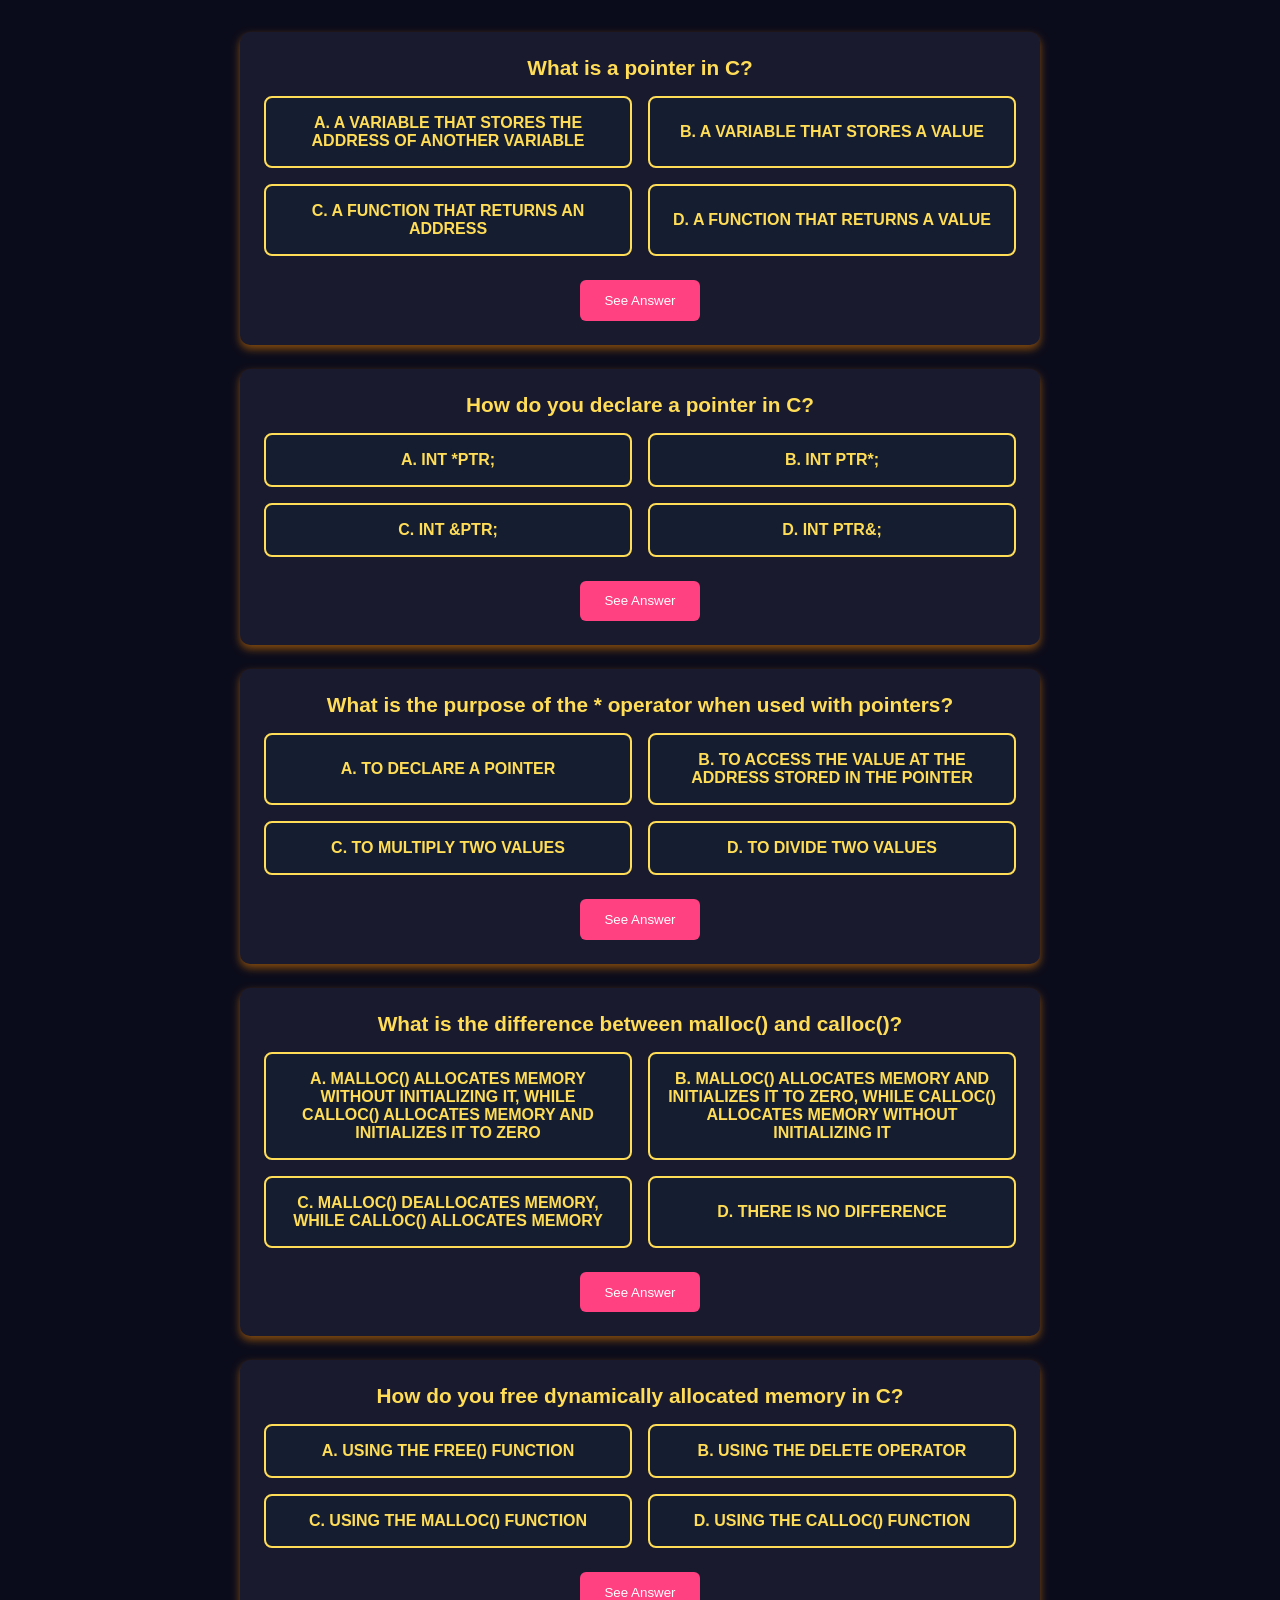
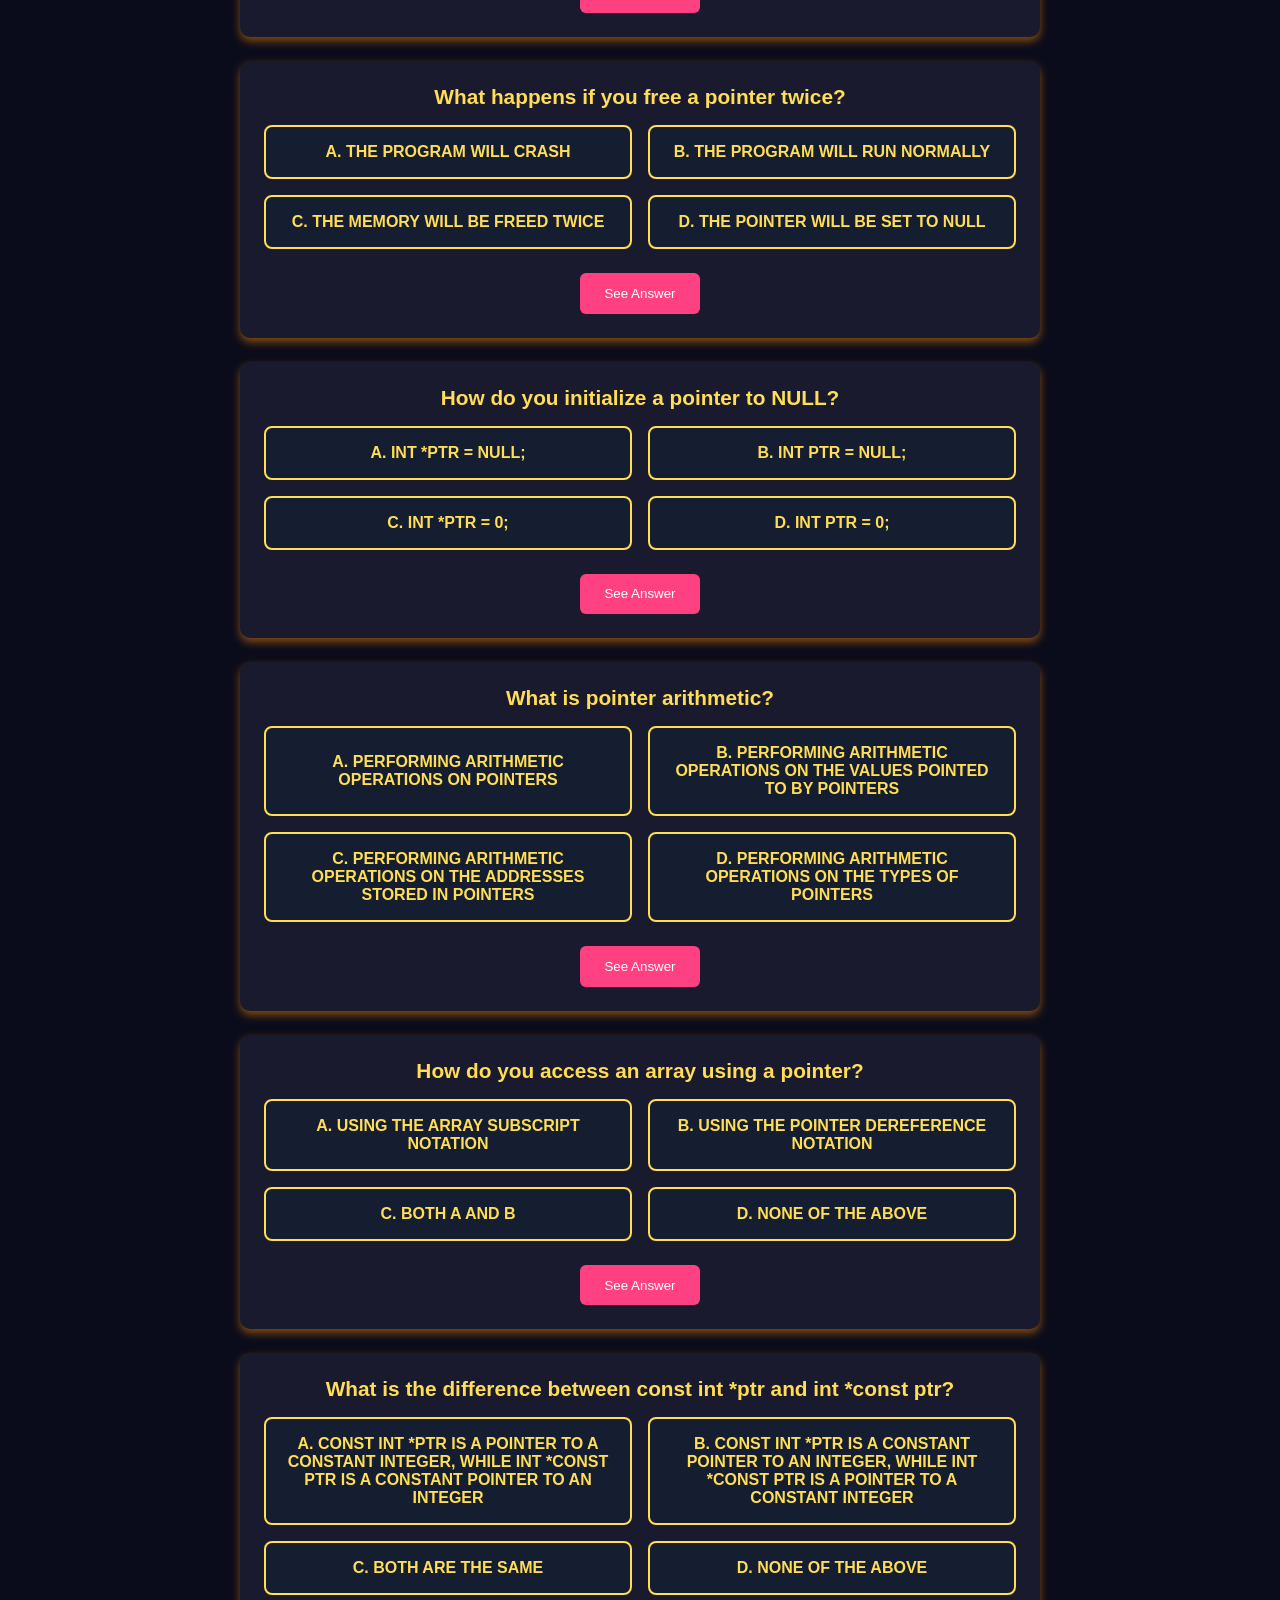
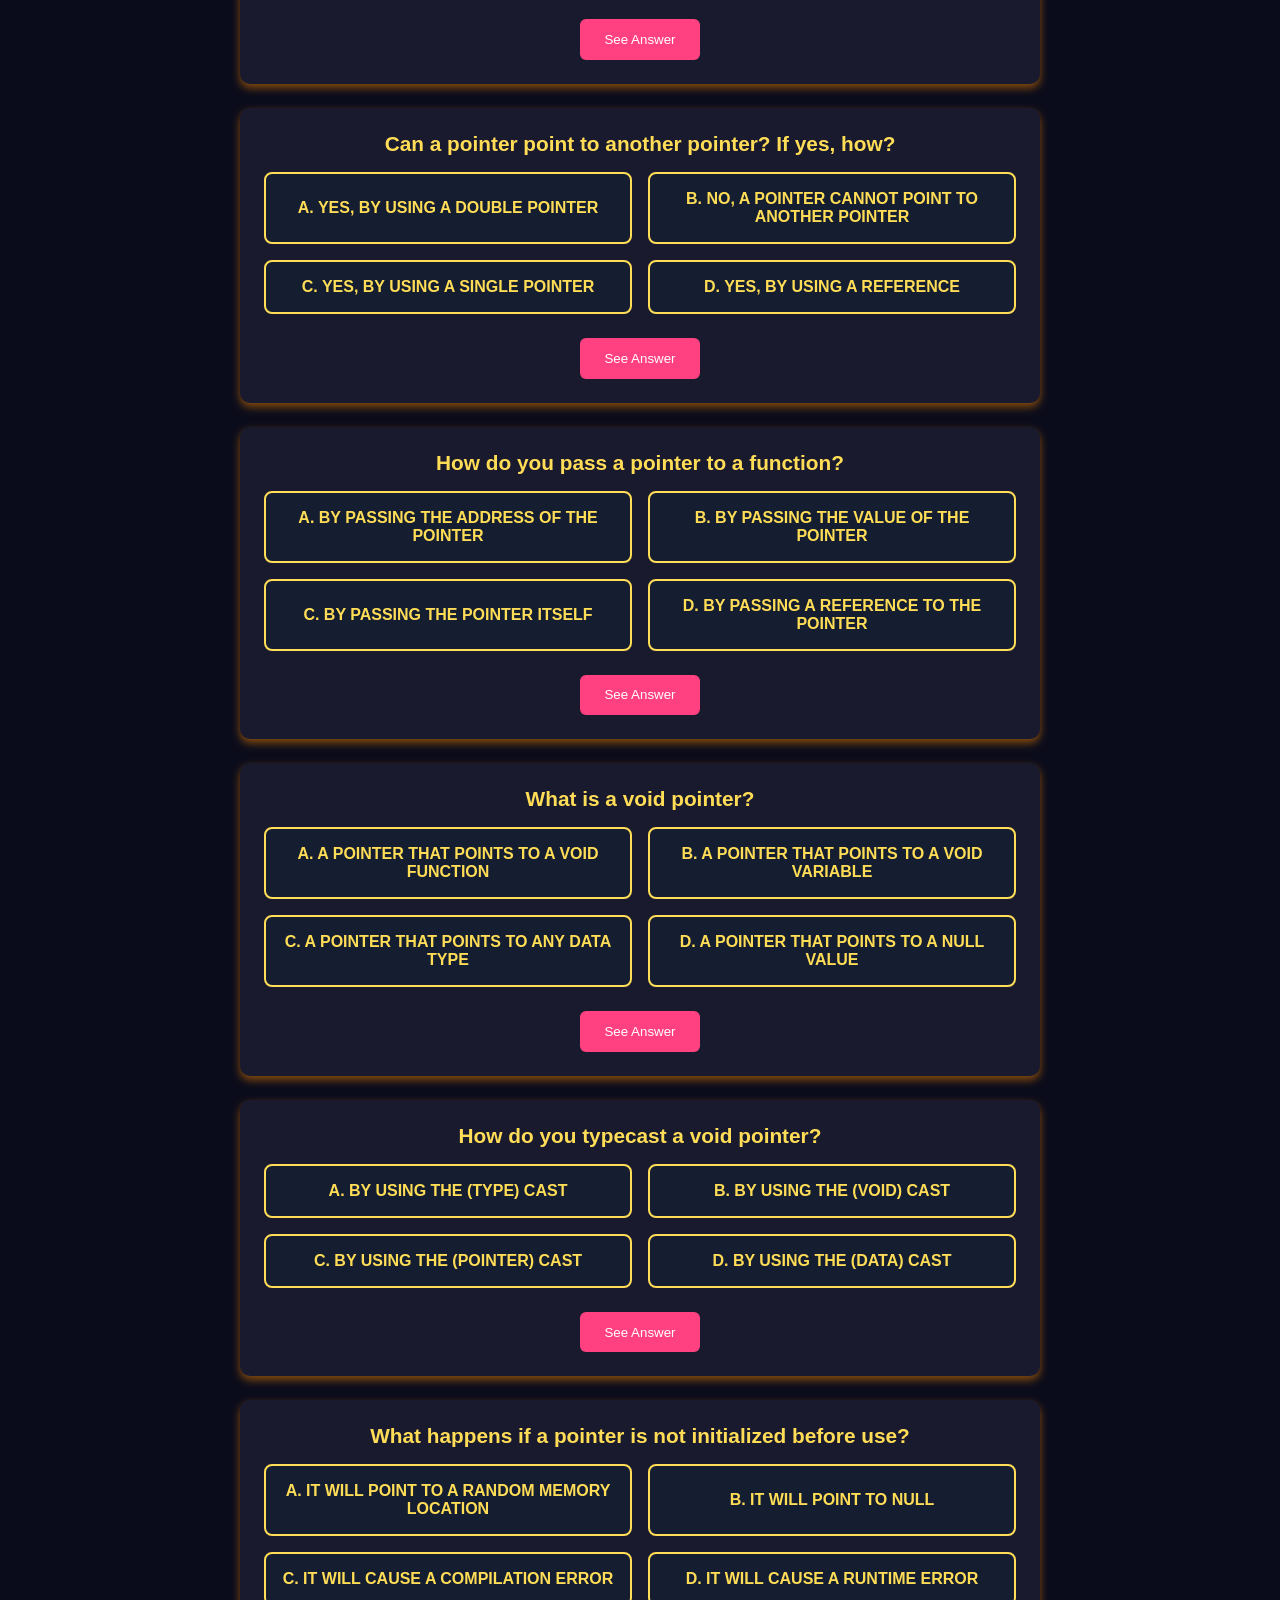
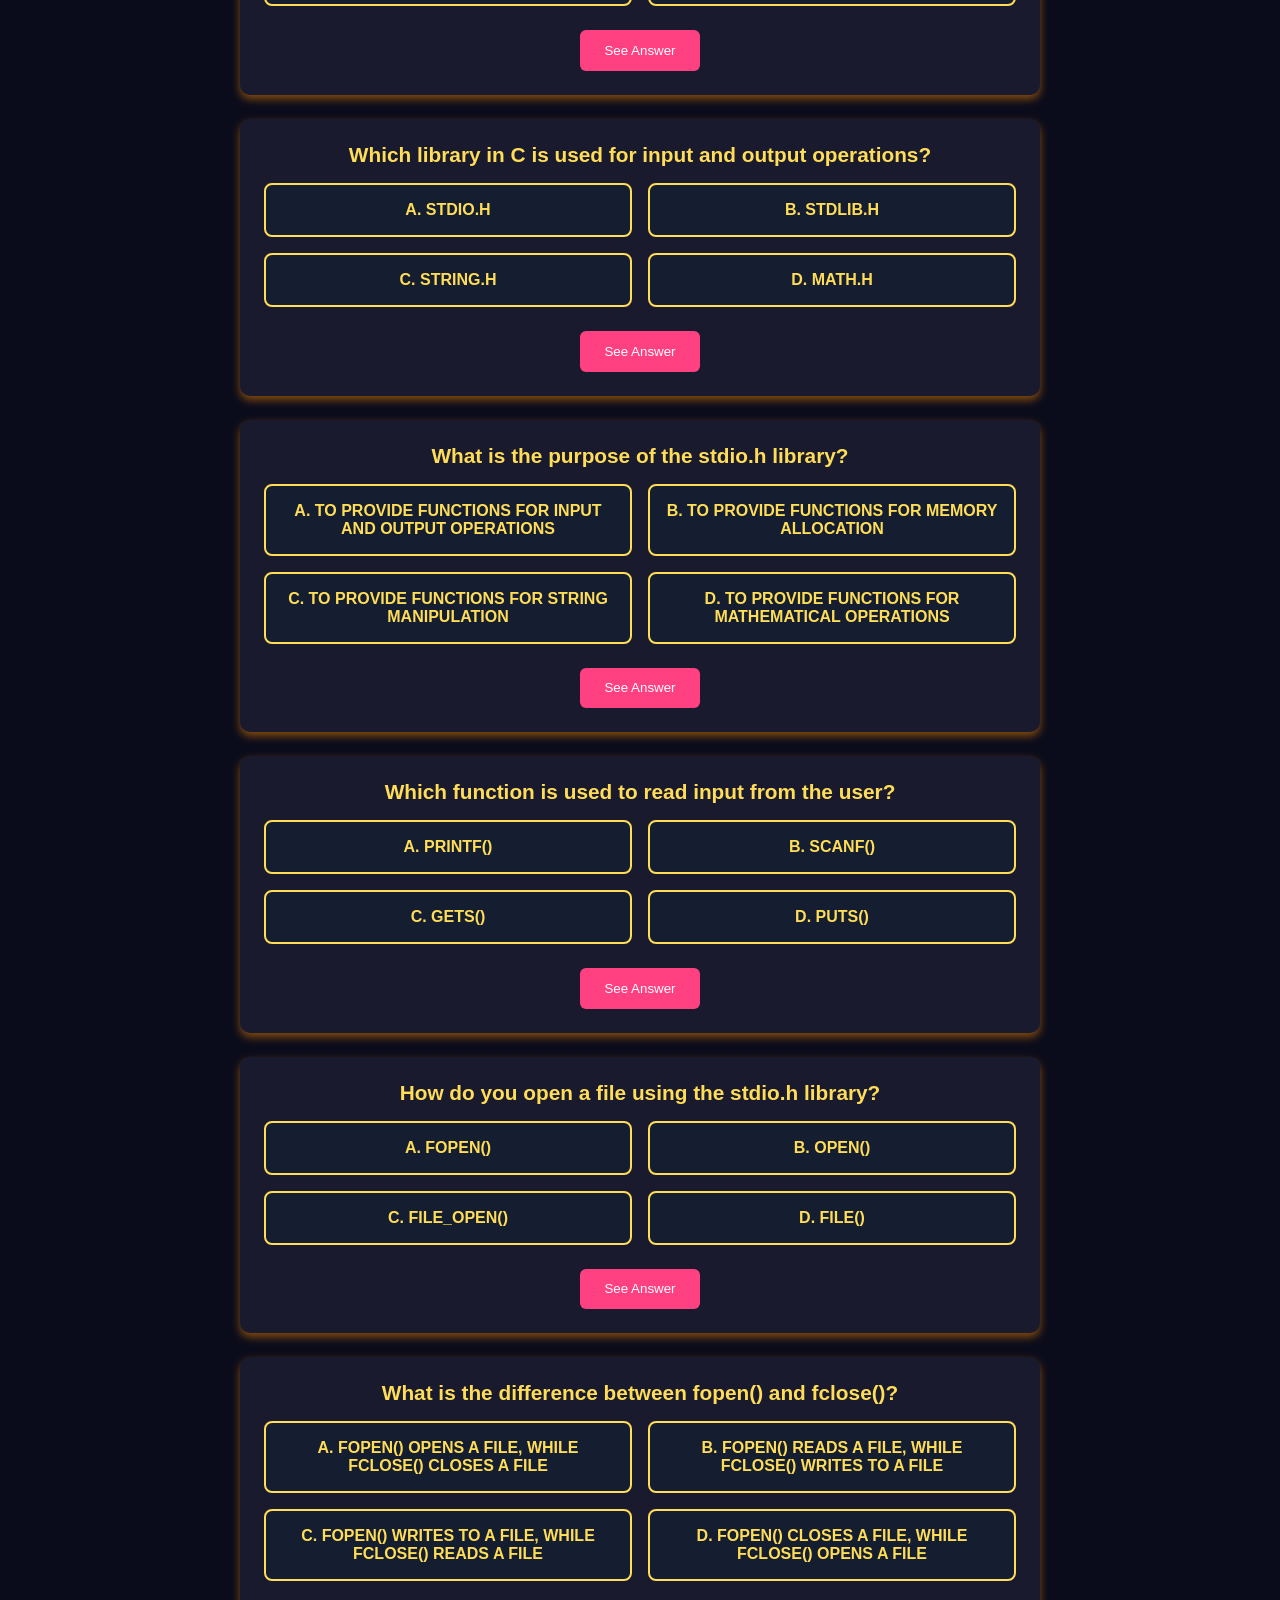
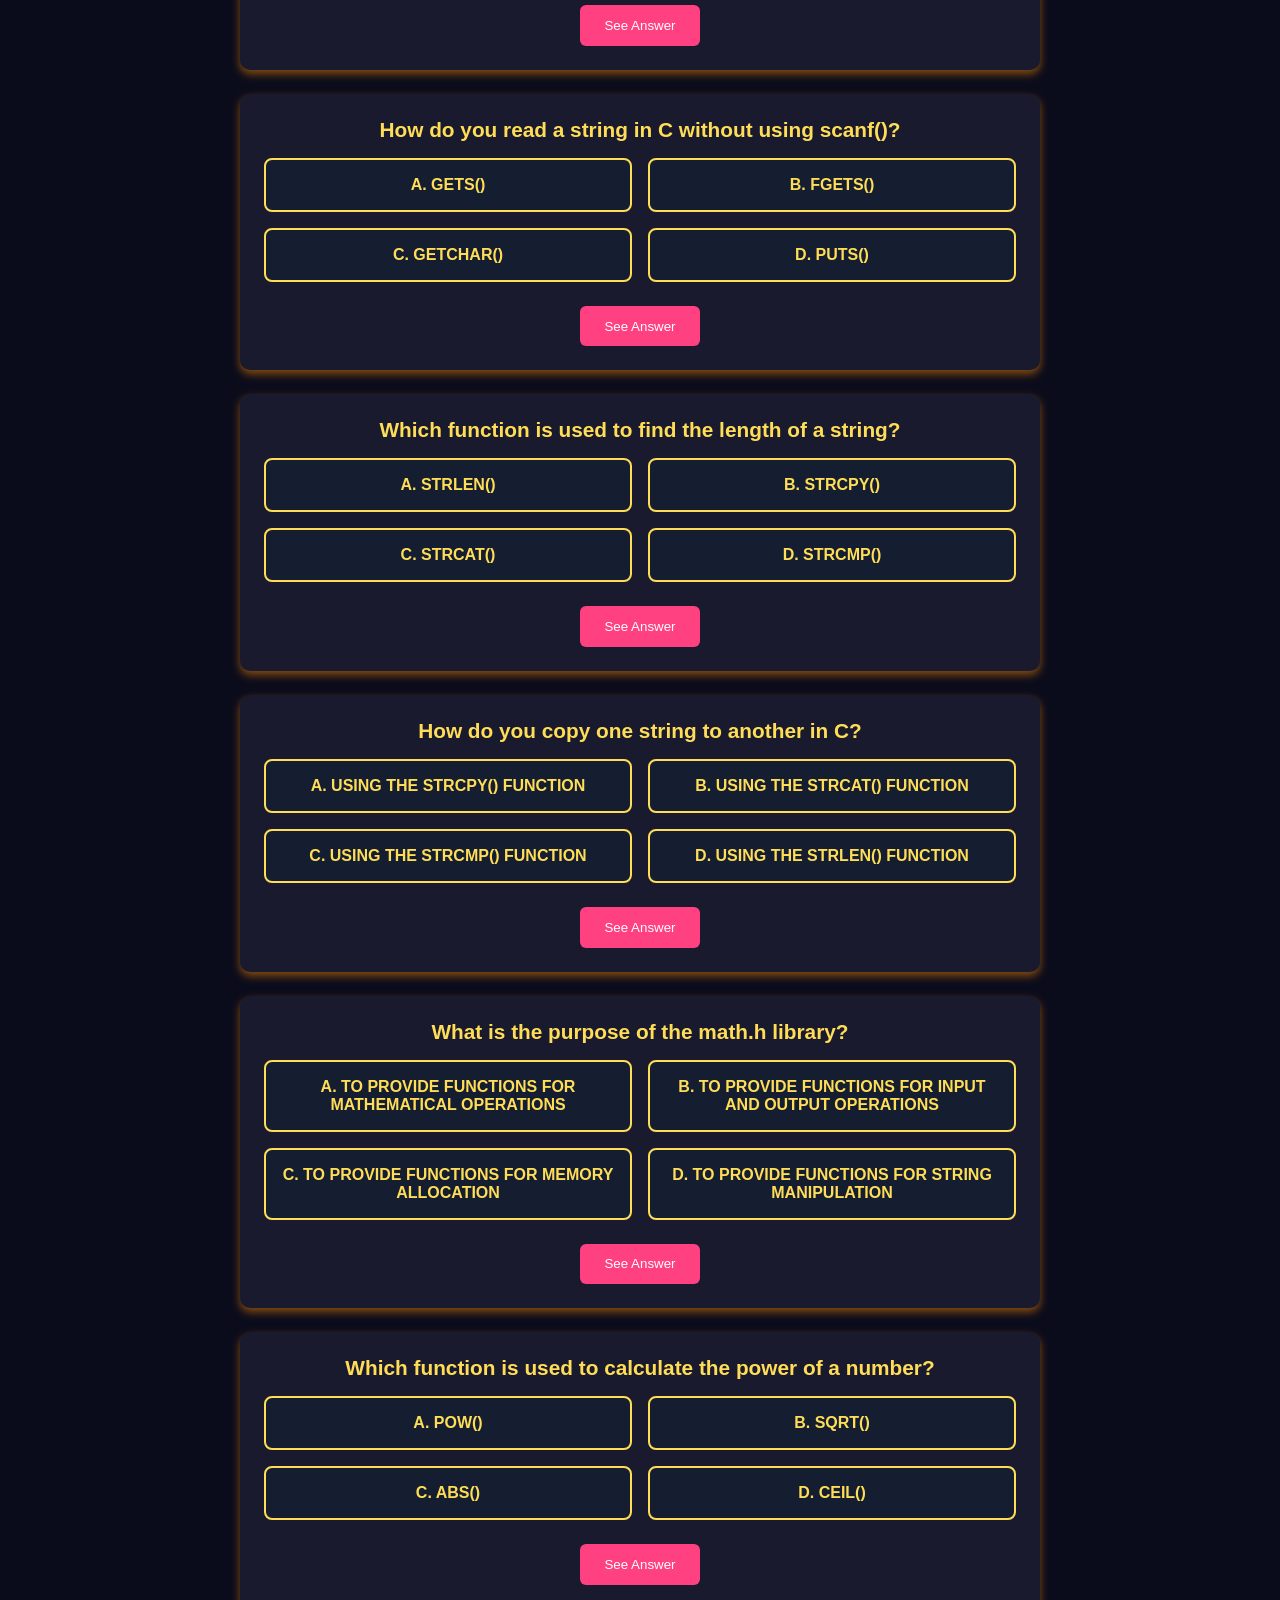
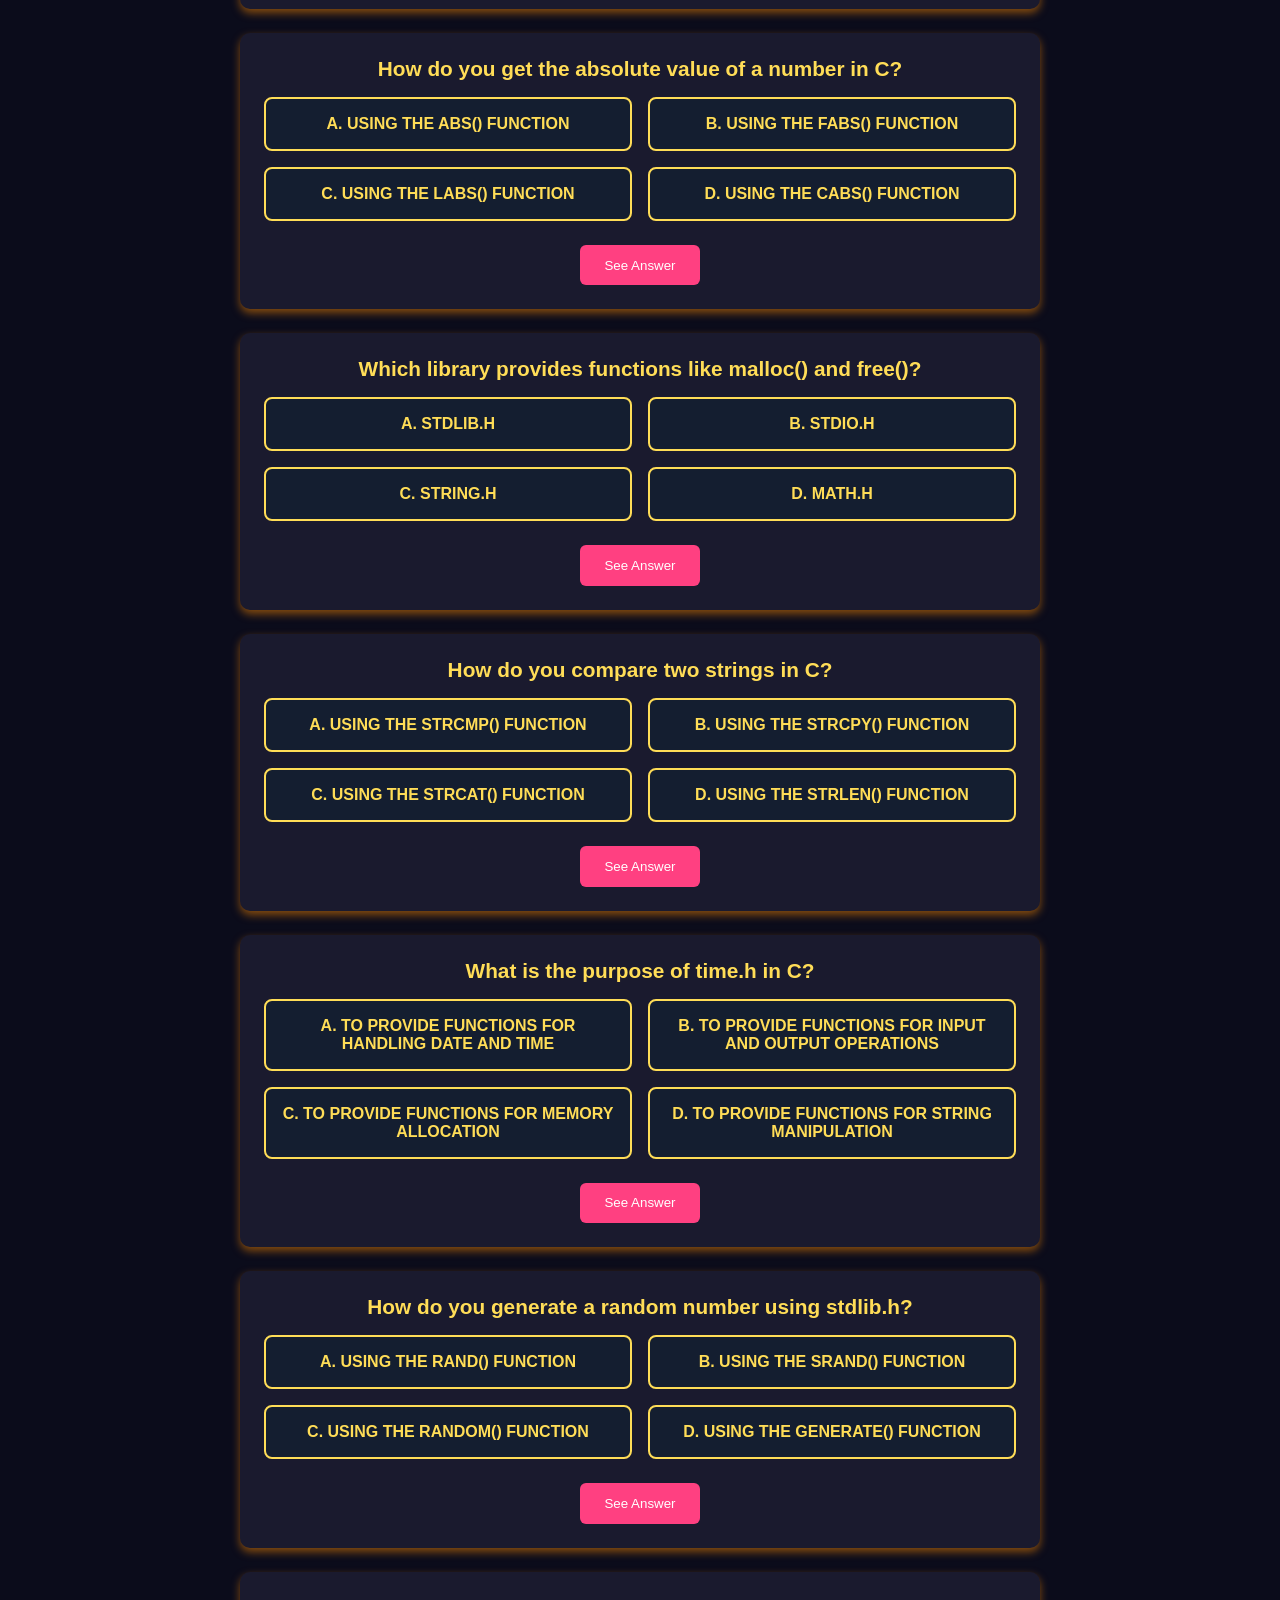
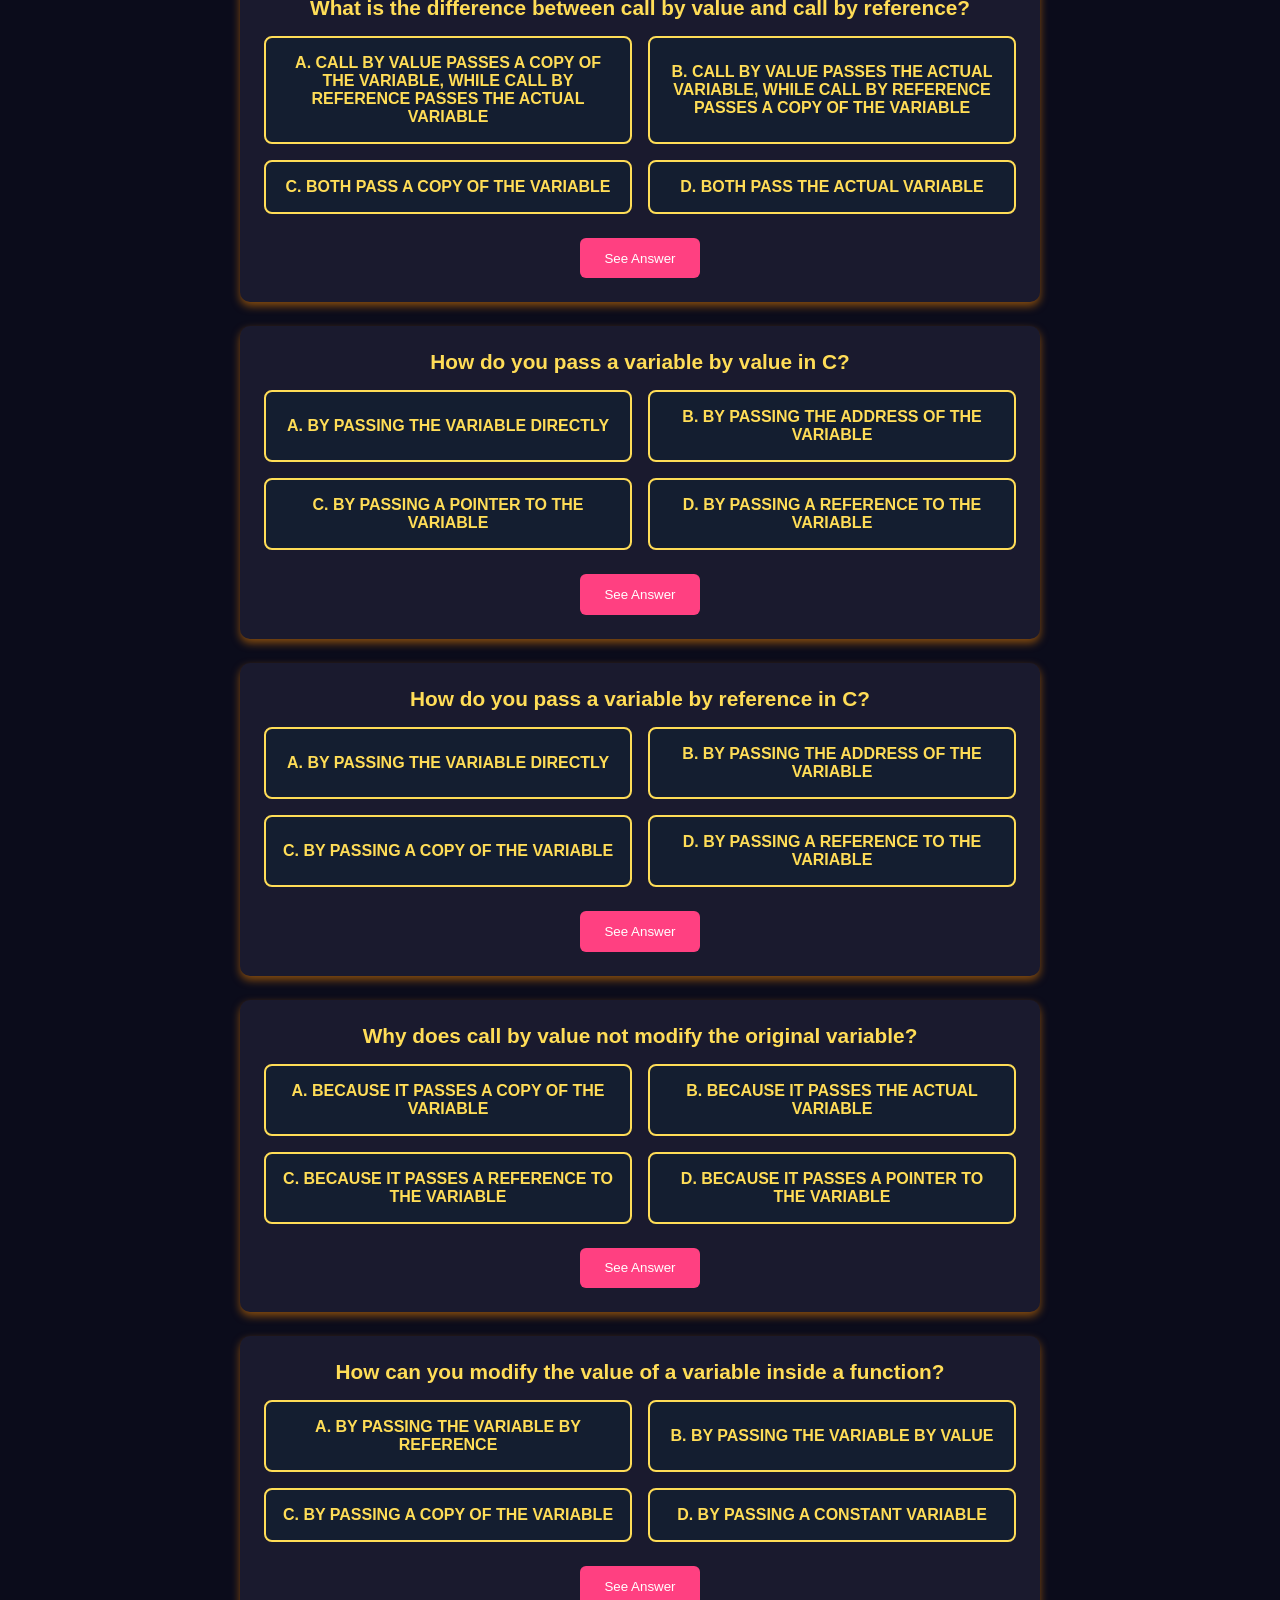
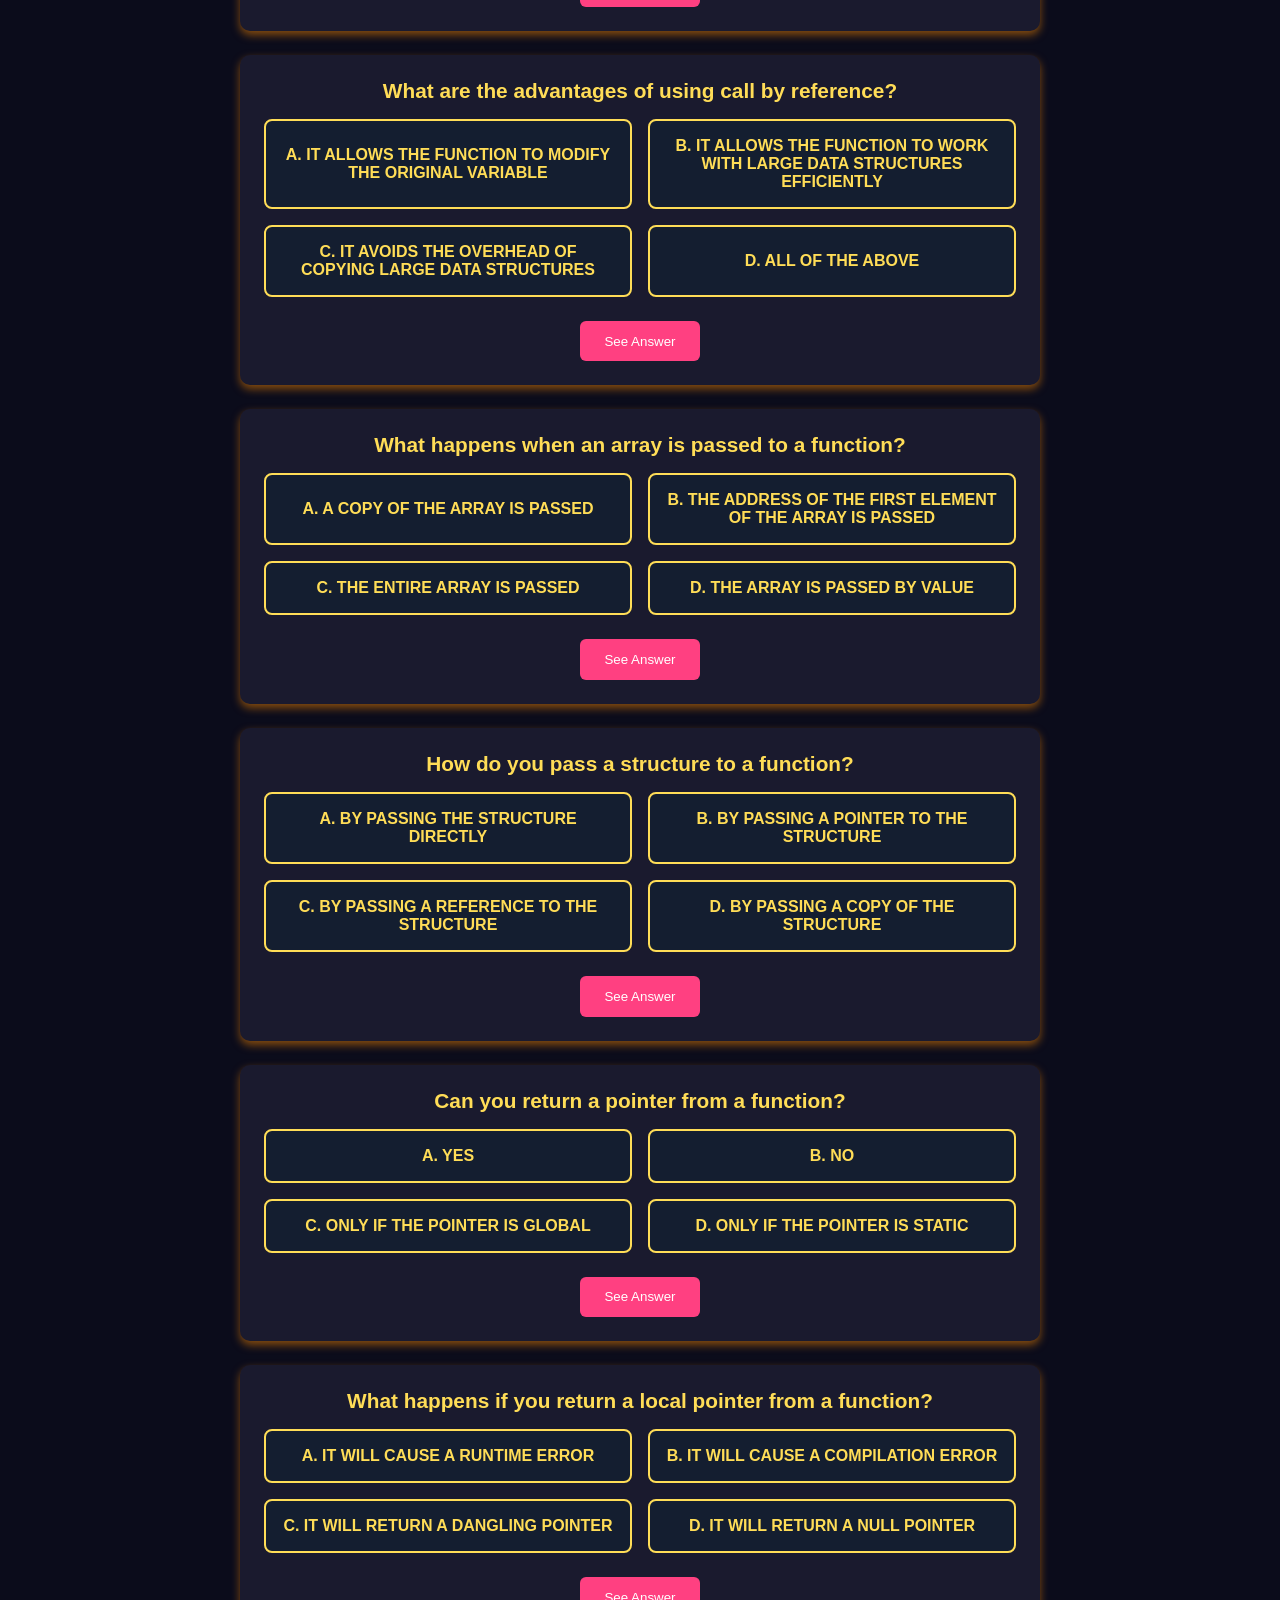
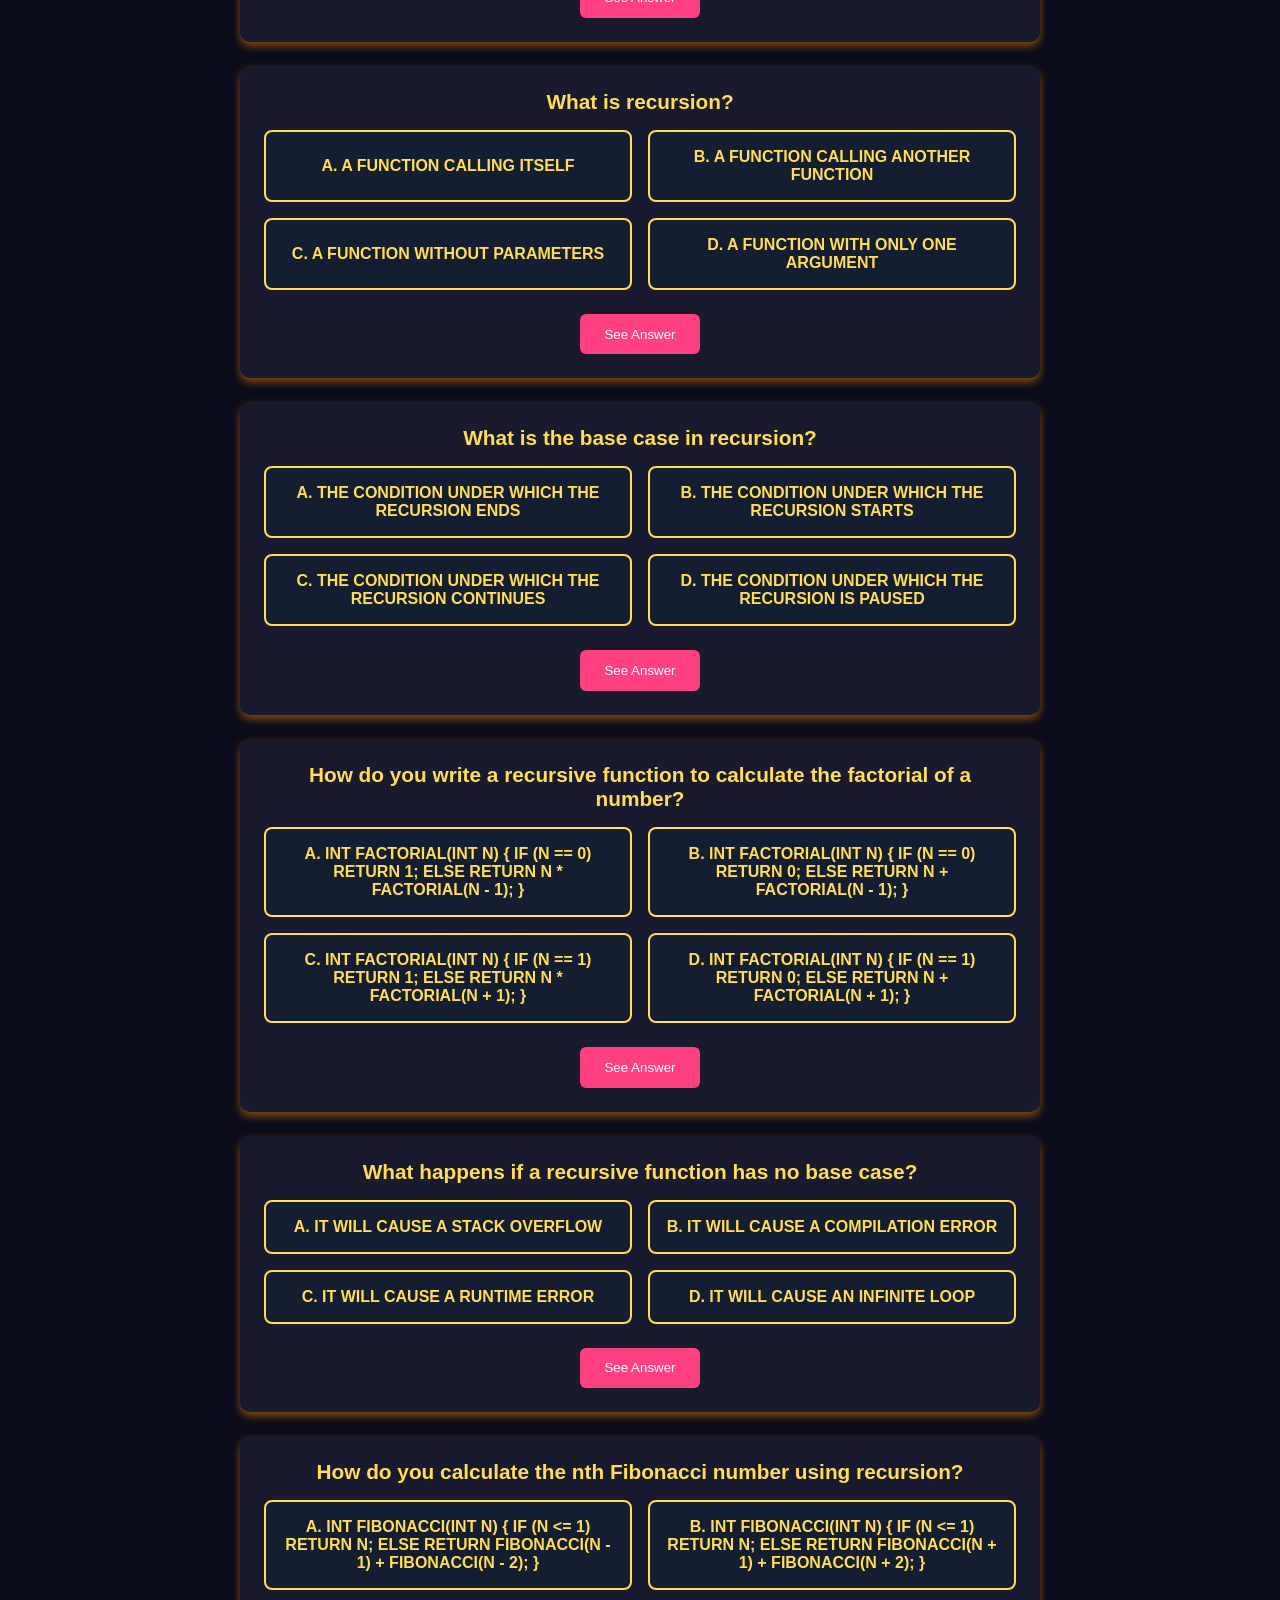
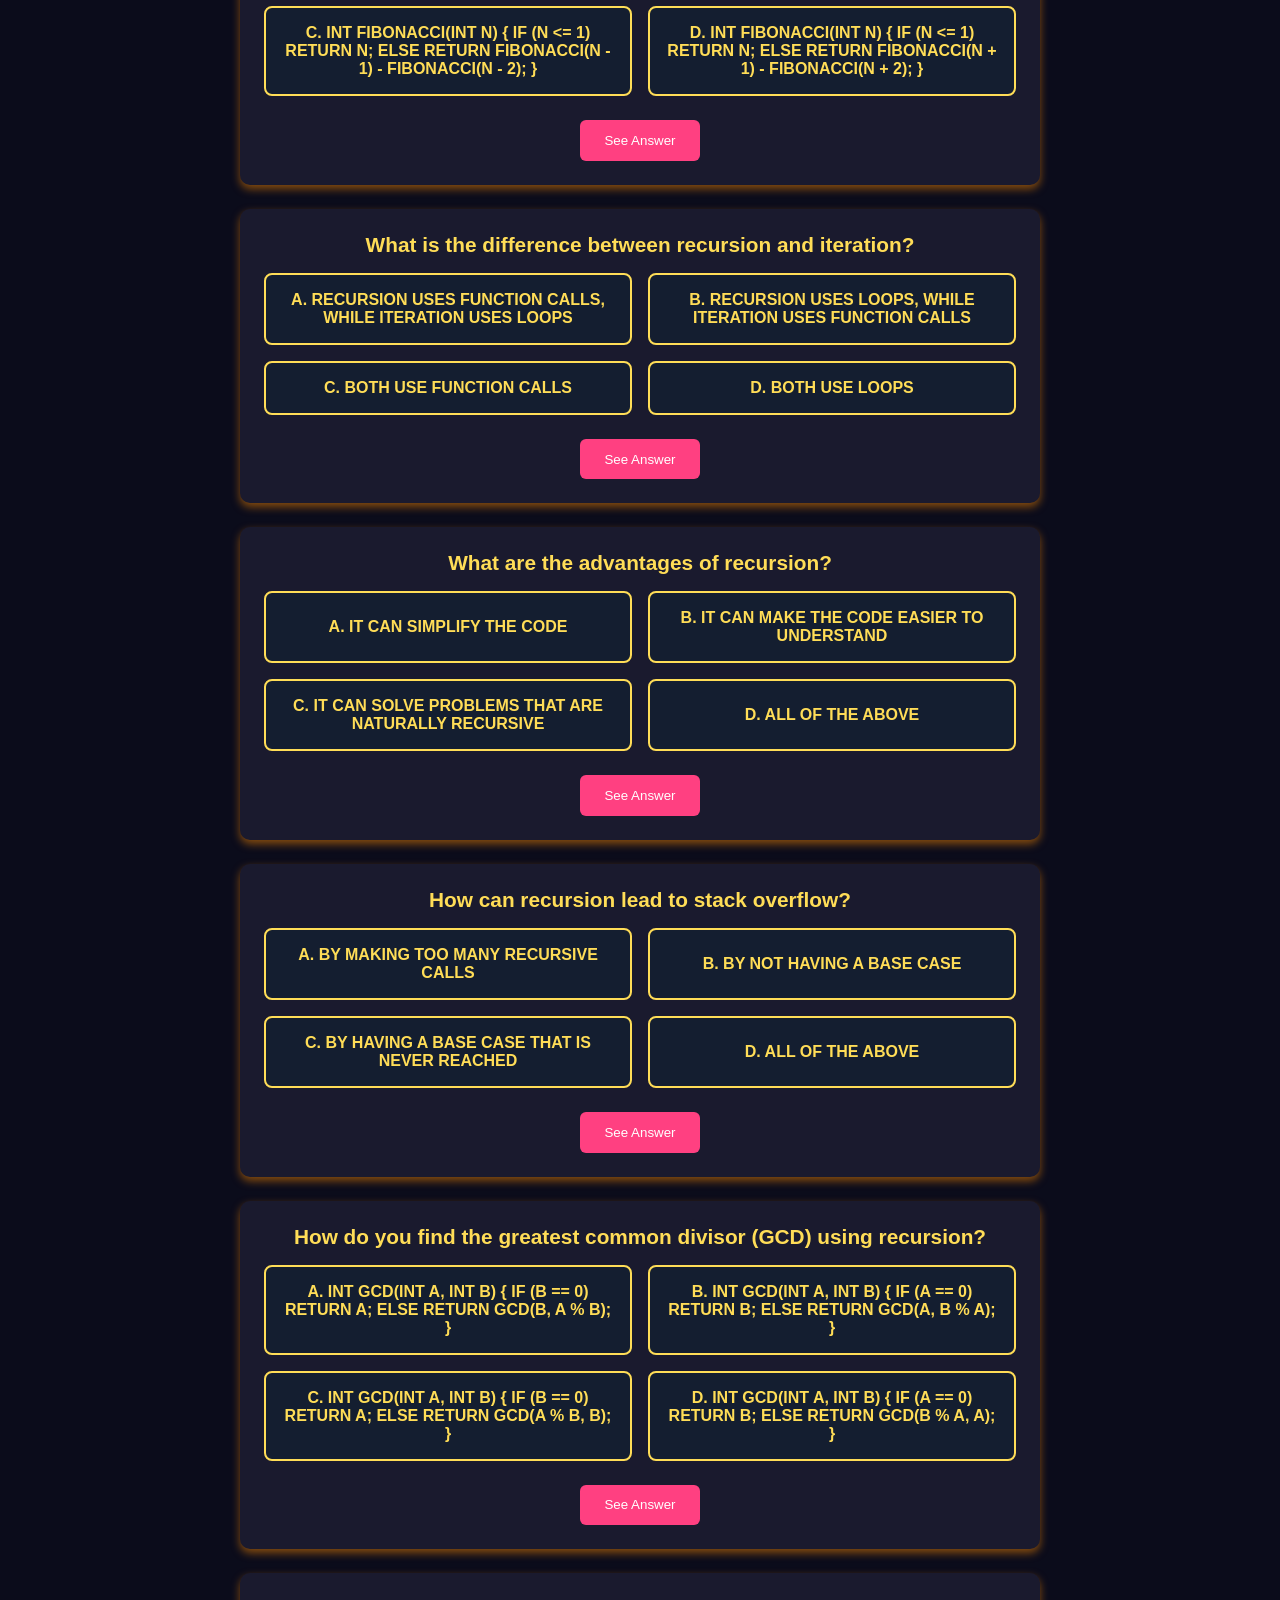
<file: html/quiz2.html>
<!DOCTYPE html>
<html lang="en">
<head>
    <meta charset="UTF-8">
    <meta name="viewport" content="width=device-width, initial-scale=1.0">
    <title> Quiz</title>
    <link rel="stylesheet" href="/css/quiz.css">
    <link rel="icon" type=""image/png" href="/assets/logo.png">
</head>
<body>
    <div class="quiz-container">
        <!-- Question 1 -->
        <section class="question-section">
            <div class="question-box">What is a pointer in C?</div>
            <div class="options">
                <button class="option" onclick="checkAnswer(this, 'A')">A. A variable that stores the address of another variable</button>
                <button class="option" onclick="checkAnswer(this, 'B')">B. A variable that stores a value</button>
                <button class="option" onclick="checkAnswer(this, 'C')">C. A function that returns an address</button>
                <button class="option" onclick="checkAnswer(this, 'D')">D. A function that returns a value</button>
            </div>
            <button class="see-answer" onclick="showAnswer(this)">See Answer</button>
            <p class="correct-answer hidden">Correct Answer: A</p>
        </section>

        <!-- Question 2 -->
        <section class="question-section">
            <div class="question-box">How do you declare a pointer in C?</div>
            <div class="options">
                <button class="option" onclick="checkAnswer(this, 'A')">A. int *ptr;</button>
                <button class="option" onclick="checkAnswer(this, 'B')">B. int ptr*;</button>
                <button class="option" onclick="checkAnswer(this, 'C')">C. int &ptr;</button>
                <button class="option" onclick="checkAnswer(this, 'D')">D. int ptr&;</button>
            </div>
            <button class="see-answer" onclick="showAnswer(this)">See Answer</button>
            <p class="correct-answer hidden">Correct Answer: A</p>
        </section>

        <!-- Question 3 -->
        <section class="question-section">
            <div class="question-box">What is the purpose of the * operator when used with pointers?</div>
            <div class="options">
                <button class="option" onclick="checkAnswer(this, 'A')">A. To declare a pointer</button>
                <button class="option" onclick="checkAnswer(this, 'B')">B. To access the value at the address stored in the pointer</button>
                <button class="option" onclick="checkAnswer(this, 'C')">C. To multiply two values</button>
                <button class="option" onclick="checkAnswer(this, 'D')">D. To divide two values</button>
            </div>
            <button class="see-answer" onclick="showAnswer(this)">See Answer</button>
            <p class="correct-answer hidden">Correct Answer: B</p>
        </section>

        <!-- Question 4 -->
        <section class="question-section">
            <div class="question-box">What is the difference between malloc() and calloc()?</div>
            <div class="options">
                <button class="option" onclick="checkAnswer(this, 'A')">A. malloc() allocates memory without initializing it, while calloc() allocates memory and initializes it to zero</button>
                <button class="option" onclick="checkAnswer(this, 'B')">B. malloc() allocates memory and initializes it to zero, while calloc() allocates memory without initializing it</button>
                <button class="option" onclick="checkAnswer(this, 'C')">C. malloc() deallocates memory, while calloc() allocates memory</button>
                <button class="option" onclick="checkAnswer(this, 'D')">D. There is no difference</button>
            </div>
            <button class="see-answer" onclick="showAnswer(this)">See Answer</button>
            <p class="correct-answer hidden">Correct Answer: A</p>
        </section>

        <!-- Question 5 -->
        <section class="question-section">
            <div class="question-box">How do you free dynamically allocated memory in C?</div>
            <div class="options">
                <button class="option" onclick="checkAnswer(this, 'A')">A. Using the free() function</button>
                <button class="option" onclick="checkAnswer(this, 'B')">B. Using the delete operator</button>
                <button class="option" onclick="checkAnswer(this, 'C')">C. Using the malloc() function</button>
                <button class="option" onclick="checkAnswer(this, 'D')">D. Using the calloc() function</button>
            </div>
            <button class="see-answer" onclick="showAnswer(this)">See Answer</button>
            <p class="correct-answer hidden">Correct Answer: A</p>
        </section>

        <!-- Question 6 -->
        <section class="question-section">
            <div class="question-box">What happens if you free a pointer twice?</div>
            <div class="options">
                <button class="option" onclick="checkAnswer(this, 'A')">A. The program will crash</button>
                <button class="option" onclick="checkAnswer(this, 'B')">B. The program will run normally</button>
                <button class="option" onclick="checkAnswer(this, 'C')">C. The memory will be freed twice</button>
                <button class="option" onclick="checkAnswer(this, 'D')">D. The pointer will be set to NULL</button>
            </div>
            <button class="see-answer" onclick="showAnswer(this)">See Answer</button>
            <p class="correct-answer hidden">Correct Answer: A</p>
        </section>

        <!-- Question 7 -->
        <section class="question-section">
            <div class="question-box">How do you initialize a pointer to NULL?</div>
            <div class="options">
                <button class="option" onclick="checkAnswer(this, 'A')">A. int *ptr = NULL;</button>
                <button class="option" onclick="checkAnswer(this, 'B')">B. int ptr = NULL;</button>
                <button class="option" onclick="checkAnswer(this, 'C')">C. int *ptr = 0;</button>
                <button class="option" onclick="checkAnswer(this, 'D')">D. int ptr = 0;</button>
            </div>
            <button class="see-answer" onclick="showAnswer(this)">See Answer</button>
            <p class="correct-answer hidden">Correct Answer: A</p>
        </section>

        <!-- Question 8 -->
        <section class="question-section">
            <div class="question-box">What is pointer arithmetic?</div>
            <div class="options">
                <button class="option" onclick="checkAnswer(this, 'A')">A. Performing arithmetic operations on pointers</button>
                <button class="option" onclick="checkAnswer(this, 'B')">B. Performing arithmetic operations on the values pointed to by pointers</button>
                <button class="option" onclick="checkAnswer(this, 'C')">C. Performing arithmetic operations on the addresses stored in pointers</button>
                <button class="option" onclick="checkAnswer(this, 'D')">D. Performing arithmetic operations on the types of pointers</button>
            </div>
            <button class="see-answer" onclick="showAnswer(this)">See Answer</button>
            <p class="correct-answer hidden">Correct Answer: C</p>
        </section>

        <!-- Question 9 -->
        <section class="question-section">
            <div class="question-box">How do you access an array using a pointer?</div>
            <div class="options">
                <button class="option" onclick="checkAnswer(this, 'A')">A. Using the array subscript notation</button>
                <button class="option" onclick="checkAnswer(this, 'B')">B. Using the pointer dereference notation</button>
                <button class="option" onclick="checkAnswer(this, 'C')">C. Both A and B</button>
                <button class="option" onclick="checkAnswer(this, 'D')">D. None of the above</button>
            </div>
            <button class="see-answer" onclick="showAnswer(this)">See Answer</button>
            <p class="correct-answer hidden">Correct Answer: C</p>
        </section>

        <!-- Question 10 -->
        <section class="question-section">
            <div class="question-box">What is the difference between const int *ptr and int *const ptr?</div>
            <div class="options">
                <button class="option" onclick="checkAnswer(this, 'A')">A. const int *ptr is a pointer to a constant integer, while int *const ptr is a constant pointer to an integer</button>
                <button class="option" onclick="checkAnswer(this, 'B')">B. const int *ptr is a constant pointer to an integer, while int *const ptr is a pointer to a constant integer</button>
                <button class="option" onclick="checkAnswer(this, 'C')">C. Both are the same</button>
                <button class="option" onclick="checkAnswer(this, 'D')">D. None of the above</button>
            </div>
            <button class="see-answer" onclick="showAnswer(this)">See Answer</button>
            <p class="correct-answer hidden">Correct Answer: A</p>
        </section>

        <!-- Question 11 -->
        <section class="question-section">
            <div class="question-box">Can a pointer point to another pointer? If yes, how?</div>
            <div class="options">
                <button class="option" onclick="checkAnswer(this, 'A')">A. Yes, by using a double pointer</button>
                <button class="option" onclick="checkAnswer(this, 'B')">B. No, a pointer cannot point to another pointer</button>
                <button class="option" onclick="checkAnswer(this, 'C')">C. Yes, by using a single pointer</button>
                <button class="option" onclick="checkAnswer(this, 'D')">D. Yes, by using a reference</button>
            </div>
            <button class="see-answer" onclick="showAnswer(this)">See Answer</button>
            <p class="correct-answer hidden">Correct Answer: A</p>
        </section>

        <!-- Question 12 -->
        <section class="question-section">
            <div class="question-box">How do you pass a pointer to a function?</div>
            <div class="options">
                <button class="option" onclick="checkAnswer(this, 'A')">A. By passing the address of the pointer</button>
                <button class="option" onclick="checkAnswer(this, 'B')">B. By passing the value of the pointer</button>
                <button class="option" onclick="checkAnswer(this, 'C')">C. By passing the pointer itself</button>
                <button class="option" onclick="checkAnswer(this, 'D')">D. By passing a reference to the pointer</button>
            </div>
            <button class="see-answer" onclick="showAnswer(this)">See Answer</button>
            <p class="correct-answer hidden">Correct Answer: C</p>
        </section>

        <!-- Question 13 -->
        <section class="question-section">
            <div class="question-box">What is a void pointer?</div>
            <div class="options">
                <button class="option" onclick="checkAnswer(this, 'A')">A. A pointer that points to a void function</button>
                <button class="option" onclick="checkAnswer(this, 'B')">B. A pointer that points to a void variable</button>
                <button class="option" onclick="checkAnswer(this, 'C')">C. A pointer that points to any data type</button>
                <button class="option" onclick="checkAnswer(this, 'D')">D. A pointer that points to a null value</button>
            </div>
            <button class="see-answer" onclick="showAnswer(this)">See Answer</button>
            <p class="correct-answer hidden">Correct Answer: C</p>
        </section>

        <!-- Question 14 -->
        <section class="question-section">
            <div class="question-box">How do you typecast a void pointer?</div>
            <div class="options">
                <button class="option" onclick="checkAnswer(this, 'A')">A. By using the (type) cast</button>
                <button class="option" onclick="checkAnswer(this, 'B')">B. By using the (void) cast</button>
                <button class="option" onclick="checkAnswer(this, 'C')">C. By using the (pointer) cast</button>
                <button class="option" onclick="checkAnswer(this, 'D')">D. By using the (data) cast</button>
            </div>
            <button class="see-answer" onclick="showAnswer(this)">See Answer</button>
            <p class="correct-answer hidden">Correct Answer: A</p>
        </section>

        <!-- Question 15 -->
        <section class="question-section">
            <div class="question-box">What happens if a pointer is not initialized before use?</div>
            <div class="options">
                <button class="option" onclick="checkAnswer(this, 'A')">A. It will point to a random memory location</button>
                <button class="option" onclick="checkAnswer(this, 'B')">B. It will point to NULL</button>
                <button class="option" onclick="checkAnswer(this, 'C')">C. It will cause a compilation error</button>
                <button class="option" onclick="checkAnswer(this, 'D')">D. It will cause a runtime error</button>
            </div>
            <button class="see-answer" onclick="showAnswer(this)">See Answer</button>
            <p class="correct-answer hidden">Correct Answer: A</p>
        </section>

        <!-- Question 16 -->
        <section class="question-section">
            <div class="question-box">Which library in C is used for input and output operations?</div>
            <div class="options">
                <button class="option" onclick="checkAnswer(this, 'A')">A. stdio.h</button>
                <button class="option" onclick="checkAnswer(this, 'B')">B. stdlib.h</button>
                <button class="option" onclick="checkAnswer(this, 'C')">C. string.h</button>
                <button class="option" onclick="checkAnswer(this, 'D')">D. math.h</button>
            </div>
            <button class="see-answer" onclick="showAnswer(this)">See Answer</button>
            <p class="correct-answer hidden">Correct Answer: A</p>
        </section>

        <!-- Question 17 -->
        <section class="question-section">
            <div class="question-box">What is the purpose of the stdio.h library?</div>
            <div class="options">
                <button class="option" onclick="checkAnswer(this, 'A')">A. To provide functions for input and output operations</button>
                <button class="option" onclick="checkAnswer(this, 'B')">B. To provide functions for memory allocation</button>
                <button class="option" onclick="checkAnswer(this, 'C')">C. To provide functions for string manipulation</button>
                <button class="option" onclick="checkAnswer(this, 'D')">D. To provide functions for mathematical operations</button>
            </div>
            <button class="see-answer" onclick="showAnswer(this)">See Answer</button>
            <p class="correct-answer hidden">Correct Answer: A</p>
        </section>

        <!-- Question 18 -->
        <section class="question-section">
            <div class="question-box">Which function is used to read input from the user?</div>
            <div class="options">
                <button class="option" onclick="checkAnswer(this, 'A')">A. printf()</button>
                <button class="option" onclick="checkAnswer(this, 'B')">B. scanf()</button>
                <button class="option" onclick="checkAnswer(this, 'C')">C. gets()</button>
                <button class="option" onclick="checkAnswer(this, 'D')">D. puts()</button>
            </div>
            <button class="see-answer" onclick="showAnswer(this)">See Answer</button>
            <p class="correct-answer hidden">Correct Answer: B</p>
        </section>

        <!-- Question 19 -->
        <section class="question-section">
            <div class="question-box">How do you open a file using the stdio.h library?</div>
            <div class="options">
                <button class="option" onclick="checkAnswer(this, 'A')">A. fopen()</button>
                <button class="option" onclick="checkAnswer(this, 'B')">B. open()</button>
                <button class="option" onclick="checkAnswer(this, 'C')">C. file_open()</button>
                <button class="option" onclick="checkAnswer(this, 'D')">D. file()</button>
            </div>
            <button class="see-answer" onclick="showAnswer(this)">See Answer</button>
            <p class="correct-answer hidden">Correct Answer: A</p>
        </section>

        <!-- Question 20 -->
        <section class="question-section">
            <div class="question-box">What is the difference between fopen() and fclose()?</div>
            <div class="options">
                <button class="option" onclick="checkAnswer(this, 'A')">A. fopen() opens a file, while fclose() closes a file</button>
                <button class="option" onclick="checkAnswer(this, 'B')">B. fopen() reads a file, while fclose() writes to a file</button>
                <button class="option" onclick="checkAnswer(this, 'C')">C. fopen() writes to a file, while fclose() reads a file</button>
                <button class="option" onclick="checkAnswer(this, 'D')">D. fopen() closes a file, while fclose() opens a file</button>
            </div>
            <button class="see-answer" onclick="showAnswer(this)">See Answer</button>
            <p class="correct-answer hidden">Correct Answer: A</p>
        </section>

        <!-- Question 21 -->
        <section class="question-section">
            <div class="question-box">How do you read a string in C without using scanf()?</div>
            <div class="options">
                <button class="option" onclick="checkAnswer(this, 'A')">A. gets()</button>
                <button class="option" onclick="checkAnswer(this, 'B')">B. fgets()</button>
                <button class="option" onclick="checkAnswer(this, 'C')">C. getchar()</button>
                <button class="option" onclick="checkAnswer(this, 'D')">D. puts()</button>
            </div>
            <button class="see-answer" onclick="showAnswer(this)">See Answer</button>
            <p class="correct-answer hidden">Correct Answer: B</p>
        </section>

        <!-- Question 22 -->
        <section class="question-section">
            <div class="question-box">Which function is used to find the length of a string?</div>
            <div class="options">
                <button class="option" onclick="checkAnswer(this, 'A')">A. strlen()</button>
                <button class="option" onclick="checkAnswer(this, 'B')">B. strcpy()</button>
                <button class="option" onclick="checkAnswer(this, 'C')">C. strcat()</button>
                <button class="option" onclick="checkAnswer(this, 'D')">D. strcmp()</button>
            </div>
            <button class="see-answer" onclick="showAnswer(this)">See Answer</button>
            <p class="correct-answer hidden">Correct Answer: A</p>
        </section>

        <!-- Question 23 -->
        <section class="question-section">
            <div class="question-box">How do you copy one string to another in C?</div>
            <div class="options">
                <button class="option" onclick="checkAnswer(this, 'A')">A. Using the strcpy() function</button>
                <button class="option" onclick="checkAnswer(this, 'B')">B. Using the strcat() function</button>
                <button class="option" onclick="checkAnswer(this, 'C')">C. Using the strcmp() function</button>
                <button class="option" onclick="checkAnswer(this, 'D')">D. Using the strlen() function</button>
            </div>
            <button class="see-answer" onclick="showAnswer(this)">See Answer</button>
            <p class="correct-answer hidden">Correct Answer: A</p>
        </section>

        <!-- Question 24 -->
        <section class="question-section">
            <div class="question-box">What is the purpose of the math.h library?</div>
            <div class="options">
                <button class="option" onclick="checkAnswer(this, 'A')">A. To provide functions for mathematical operations</button>
                <button class="option" onclick="checkAnswer(this, 'B')">B. To provide functions for input and output operations</button>
                <button class="option" onclick="checkAnswer(this, 'C')">C. To provide functions for memory allocation</button>
                <button class="option" onclick="checkAnswer(this, 'D')">D. To provide functions for string manipulation</button>
            </div>
            <button class="see-answer" onclick="showAnswer(this)">See Answer</button>
            <p class="correct-answer hidden">Correct Answer: A</p>
        </section>

        <!-- Question 25 -->
        <section class="question-section">
            <div class="question-box">Which function is used to calculate the power of a number?</div>
            <div class="options">
                <button class="option" onclick="checkAnswer(this, 'A')">A. pow()</button>
                <button class="option" onclick="checkAnswer(this, 'B')">B. sqrt()</button>
                <button class="option" onclick="checkAnswer(this, 'C')">C. abs()</button>
                <button class="option" onclick="checkAnswer(this, 'D')">D. ceil()</button>
            </div>
            <button class="see-answer" onclick="showAnswer(this)">See Answer</button>
            <p class="correct-answer hidden">Correct Answer: A</p>
        </section>

        <!-- Question 26 -->
        <section class="question-section">
            <div class="question-box">How do you get the absolute value of a number in C?</div>
            <div class="options">
                <button class="option" onclick="checkAnswer(this, 'A')">A. Using the abs() function</button>
                <button class="option" onclick="checkAnswer(this, 'B')">B. Using the fabs() function</button>
                <button class="option" onclick="checkAnswer(this, 'C')">C. Using the labs() function</button>
                <button class="option" onclick="checkAnswer(this, 'D')">D. Using the cabs() function</button>
            </div>
            <button class="see-answer" onclick="showAnswer(this)">See Answer</button>
            <p class="correct-answer hidden">Correct Answer: A</p>
        </section>

        <!-- Question 27 -->
        <section class="question-section">
            <div class="question-box">Which library provides functions like malloc() and free()?</div>
            <div class="options">
                <button class="option" onclick="checkAnswer(this, 'A')">A. stdlib.h</button>
                <button class="option" onclick="checkAnswer(this, 'B')">B. stdio.h</button>
                <button class="option" onclick="checkAnswer(this, 'C')">C. string.h</button>
                <button class="option" onclick="checkAnswer(this, 'D')">D. math.h</button>
            </div>
            <button class="see-answer" onclick="showAnswer(this)">See Answer</button>
            <p class="correct-answer hidden">Correct Answer: A</p>
        </section>

        <!-- Question 28 -->
        <section class="question-section">
            <div class="question-box">How do you compare two strings in C?</div>
            <div class="options">
                <button class="option" onclick="checkAnswer(this, 'A')">A. Using the strcmp() function</button>
                <button class="option" onclick="checkAnswer(this, 'B')">B. Using the strcpy() function</button>
                <button class="option" onclick="checkAnswer(this, 'C')">C. Using the strcat() function</button>
                <button class="option" onclick="checkAnswer(this, 'D')">D. Using the strlen() function</button>
            </div>
            <button class="see-answer" onclick="showAnswer(this)">See Answer</button>
            <p class="correct-answer hidden">Correct Answer: A</p>
        </section>

        <!-- Question 29 -->
        <section class="question-section">
            <div class="question-box">What is the purpose of time.h in C?</div>
            <div class="options">
                <button class="option" onclick="checkAnswer(this, 'A')">A. To provide functions for handling date and time</button>
                <button class="option" onclick="checkAnswer(this, 'B')">B. To provide functions for input and output operations</button>
                <button class="option" onclick="checkAnswer(this, 'C')">C. To provide functions for memory allocation</button>
                <button class="option" onclick="checkAnswer(this, 'D')">D. To provide functions for string manipulation</button>
            </div>
            <button class="see-answer" onclick="showAnswer(this)">See Answer</button>
            <p class="correct-answer hidden">Correct Answer: A</p>
        </section>

        <!-- Question 30 -->
        <section class="question-section">
            <div class="question-box">How do you generate a random number using stdlib.h?</div>
            <div class="options">
                <button class="option" onclick="checkAnswer(this, 'A')">A. Using the rand() function</button>
                <button class="option" onclick="checkAnswer(this, 'B')">B. Using the srand() function</button>
                <button class="option" onclick="checkAnswer(this, 'C')">C. Using the random() function</button>
                <button class="option" onclick="checkAnswer(this, 'D')">D. Using the generate() function</button>
            </div>
            <button class="see-answer" onclick="showAnswer(this)">See Answer</button>
            <p class="correct-answer hidden">Correct Answer: A</p>
        </section>

        <!-- Question 31 -->
        <section class="question-section">
            <div class="question-box">What is the difference between call by value and call by reference?</div>
            <div class="options">
                <button class="option" onclick="checkAnswer(this, 'A')">A. Call by value passes a copy of the variable, while call by reference passes the actual variable</button>
                <button class="option" onclick="checkAnswer(this, 'B')">B. Call by value passes the actual variable, while call by reference passes a copy of the variable</button>
                <button class="option" onclick="checkAnswer(this, 'C')">C. Both pass a copy of the variable</button>
                <button class="option" onclick="checkAnswer(this, 'D')">D. Both pass the actual variable</button>
            </div>
            <button class="see-answer" onclick="showAnswer(this)">See Answer</button>
            <p class="correct-answer hidden">Correct Answer: A</p>
        </section>

        <!-- Question 32 -->
        <section class="question-section">
            <div class="question-box">How do you pass a variable by value in C?</div>
            <div class="options">
                <button class="option" onclick="checkAnswer(this, 'A')">A. By passing the variable directly</button>
                <button class="option" onclick="checkAnswer(this, 'B')">B. By passing the address of the variable</button>
                <button class="option" onclick="checkAnswer(this, 'C')">C. By passing a pointer to the variable</button>
                <button class="option" onclick="checkAnswer(this, 'D')">D. By passing a reference to the variable</button>
            </div>
            <button class="see-answer" onclick="showAnswer(this)">See Answer</button>
            <p class="correct-answer hidden">Correct Answer: A</p>
        </section>

        <!-- Question 33 -->
        <section class="question-section">
            <div class="question-box">How do you pass a variable by reference in C?</div>
            <div class="options">
                <button class="option" onclick="checkAnswer(this, 'A')">A. By passing the variable directly</button>
                <button class="option" onclick="checkAnswer(this, 'B')">B. By passing the address of the variable</button>
                <button class="option" onclick="checkAnswer(this, 'C')">C. By passing a copy of the variable</button>
                <button class="option" onclick="checkAnswer(this, 'D')">D. By passing a reference to the variable</button>
            </div>
            <button class="see-answer" onclick="showAnswer(this)">See Answer</button>
            <p class="correct-answer hidden">Correct Answer: B</p>
        </section>

        <!-- Question 34 -->
        <section class="question-section">
            <div class="question-box">Why does call by value not modify the original variable?</div>
            <div class="options">
                <button class="option" onclick="checkAnswer(this, 'A')">A. Because it passes a copy of the variable</button>
                <button class="option" onclick="checkAnswer(this, 'B')">B. Because it passes the actual variable</button>
                <button class="option" onclick="checkAnswer(this, 'C')">C. Because it passes a reference to the variable</button>
                <button class="option" onclick="checkAnswer(this, 'D')">D. Because it passes a pointer to the variable</button>
            </div>
            <button class="see-answer" onclick="showAnswer(this)">See Answer</button>
            <p class="correct-answer hidden">Correct Answer: A</p>
        </section>

        <!-- Question 35 -->
        <section class="question-section">
            <div class="question-box">How can you modify the value of a variable inside a function?</div>
            <div class="options">
                <button class="option" onclick="checkAnswer(this, 'A')">A. By passing the variable by reference</button>
                <button class="option" onclick="checkAnswer(this, 'B')">B. By passing the variable by value</button>
                <button class="option" onclick="checkAnswer(this, 'C')">C. By passing a copy of the variable</button>
                <button class="option" onclick="checkAnswer(this, 'D')">D. By passing a constant variable</button>
            </div>
            <button class="see-answer" onclick="showAnswer(this)">See Answer</button>
            <p class="correct-answer hidden">Correct Answer: A</p>
        </section>

        <!-- Question 36 -->
        <section class="question-section">
            <div class="question-box">What are the advantages of using call by reference?</div>
            <div class="options">
                <button class="option" onclick="checkAnswer(this, 'A')">A. It allows the function to modify the original variable</button>
                <button class="option" onclick="checkAnswer(this, 'B')">B. It allows the function to work with large data structures efficiently</button>
                <button class="option" onclick="checkAnswer(this, 'C')">C. It avoids the overhead of copying large data structures</button>
                <button class="option" onclick="checkAnswer(this, 'D')">D. All of the above</button>
            </div>
            <button class="see-answer" onclick="showAnswer(this)">See Answer</button>
            <p class="correct-answer hidden">Correct Answer: D</p>
        </section>

        <!-- Question 37 -->
        <section class="question-section">
            <div class="question-box">What happens when an array is passed to a function?</div>
            <div class="options">
                <button class="option" onclick="checkAnswer(this, 'A')">A. A copy of the array is passed</button>
                <button class="option" onclick="checkAnswer(this, 'B')">B. The address of the first element of the array is passed</button>
                <button class="option" onclick="checkAnswer(this, 'C')">C. The entire array is passed</button>
                <button class="option" onclick="checkAnswer(this, 'D')">D. The array is passed by value</button>
            </div>
            <button class="see-answer" onclick="showAnswer(this)">See Answer</button>
            <p class="correct-answer hidden">Correct Answer: B</p>
        </section>

        <!-- Question 38 -->
        <section class="question-section">
            <div class="question-box">How do you pass a structure to a function?</div>
            <div class="options">
                <button class="option" onclick="checkAnswer(this, 'A')">A. By passing the structure directly</button>
                <button class="option" onclick="checkAnswer(this, 'B')">B. By passing a pointer to the structure</button>
                <button class="option" onclick="checkAnswer(this, 'C')">C. By passing a reference to the structure</button>
                <button class="option" onclick="checkAnswer(this, 'D')">D. By passing a copy of the structure</button>
            </div>
            <button class="see-answer" onclick="showAnswer(this)">See Answer</button>
            <p class="correct-answer hidden">Correct Answer: B</p>
        </section>

        <!-- Question 39 -->
        <section class="question-section">
            <div class="question-box">Can you return a pointer from a function?</div>
            <div class="options">
                <button class="option" onclick="checkAnswer(this, 'A')">A. Yes</button>
                <button class="option" onclick="checkAnswer(this, 'B')">B. No</button>
                <button class="option" onclick="checkAnswer(this, 'C')">C. Only if the pointer is global</button>
                <button class="option" onclick="checkAnswer(this, 'D')">D. Only if the pointer is static</button>
            </div>
            <button class="see-answer" onclick="showAnswer(this)">See Answer</button>
            <p class="correct-answer hidden">Correct Answer: A</p>
        </section>

        <!-- Question 40 -->
        <section class="question-section">
            <div class="question-box">What happens if you return a local pointer from a function?</div>
            <div class="options">
                <button class="option" onclick="checkAnswer(this, 'A')">A. It will cause a runtime error</button>
                <button class="option" onclick="checkAnswer(this, 'B')">B. It will cause a compilation error</button>
                <button class="option" onclick="checkAnswer(this, 'C')">C. It will return a dangling pointer</button>
                <button class="option" onclick="checkAnswer(this, 'D')">D. It will return a null pointer</button>
            </div>
            <button class="see-answer" onclick="showAnswer(this)">See Answer</button>
            <p class="correct-answer hidden">Correct Answer: C</p>
        </section>

        <!-- Question 41 -->
        <section class="question-section">
            <div class="question-box">What is recursion?</div>
            <div class="options">
                <button class="option" onclick="checkAnswer(this, 'A')">A. A function calling itself</button>
                <button class="option" onclick="checkAnswer(this, 'B')">B. A function calling another function</button>
                <button class="option" onclick="checkAnswer(this, 'C')">C. A function without parameters</button>
                <button class="option" onclick="checkAnswer(this, 'D')">D. A function with only one argument</button>
            </div>
            <button class="see-answer" onclick="showAnswer(this)">See Answer</button>
            <p class="correct-answer hidden">Correct Answer: A</p>
        </section>

        <!-- Question 42 -->
        <section class="question-section">
            <div class="question-box">What is the base case in recursion?</div>
            <div class="options">
                <button class="option" onclick="checkAnswer(this, 'A')">A. The condition under which the recursion ends</button>
                <button class="option" onclick="checkAnswer(this, 'B')">B. The condition under which the recursion starts</button>
                <button class="option" onclick="checkAnswer(this, 'C')">C. The condition under which the recursion continues</button>
                <button class="option" onclick="checkAnswer(this, 'D')">D. The condition under which the recursion is paused</button>
            </div>
            <button class="see-answer" onclick="showAnswer(this)">See Answer</button>
            <p class="correct-answer hidden">Correct Answer: A</p>
        </section>

        <!-- Question 43 -->
        <section class="question-section">
            <div class="question-box">How do you write a recursive function to calculate the factorial of a number?</div>
            <div class="options">
                <button class="option" onclick="checkAnswer(this, 'A')">A. int factorial(int n) { if (n == 0) return 1; else return n * factorial(n - 1); }</button>
                <button class="option" onclick="checkAnswer(this, 'B')">B. int factorial(int n) { if (n == 0) return 0; else return n + factorial(n - 1); }</button>
                <button class="option" onclick="checkAnswer(this, 'C')">C. int factorial(int n) { if (n == 1) return 1; else return n * factorial(n + 1); }</button>
                <button class="option" onclick="checkAnswer(this, 'D')">D. int factorial(int n) { if (n == 1) return 0; else return n + factorial(n + 1); }</button>
            </div>
            <button class="see-answer" onclick="showAnswer(this)">See Answer</button>
            <p class="correct-answer hidden">Correct Answer: A</p>
        </section>

        <!-- Question 44 -->
        <section class="question-section">
            <div class="question-box">What happens if a recursive function has no base case?</div>
            <div class="options">
                <button class="option" onclick="checkAnswer(this, 'A')">A. It will cause a stack overflow</button>
                <button class="option" onclick="checkAnswer(this, 'B')">B. It will cause a compilation error</button>
                <button class="option" onclick="checkAnswer(this, 'C')">C. It will cause a runtime error</button>
                <button class="option" onclick="checkAnswer(this, 'D')">D. It will cause an infinite loop</button>
            </div>
            <button class="see-answer" onclick="showAnswer(this)">See Answer</button>
            <p class="correct-answer hidden">Correct Answer: A</p>
        </section>

        <!-- Question 45 -->
        <section class="question-section">
            <div class="question-box">How do you calculate the nth Fibonacci number using recursion?</div>
            <div class="options">
                <button class="option" onclick="checkAnswer(this, 'A')">A. int fibonacci(int n) { if (n <= 1) return n; else return fibonacci(n - 1) + fibonacci(n - 2); }</button>
                <button class="option" onclick="checkAnswer(this, 'B')">B. int fibonacci(int n) { if (n <= 1) return n; else return fibonacci(n + 1) + fibonacci(n + 2); }</button>
                <button class="option" onclick="checkAnswer(this, 'C')">C. int fibonacci(int n) { if (n <= 1) return n; else return fibonacci(n - 1) - fibonacci(n - 2); }</button>
                <button class="option" onclick="checkAnswer(this, 'D')">D. int fibonacci(int n) { if (n <= 1) return n; else return fibonacci(n + 1) - fibonacci(n + 2); }</button>
            </div>
            <button class="see-answer" onclick="showAnswer(this)">See Answer</button>
            <p class="correct-answer hidden">Correct Answer: A</p>
        </section>

        <!-- Question 46 -->
        <section class="question-section">
            <div class="question-box">What is the difference between recursion and iteration?</div>
            <div class="options">
                <button class="option" onclick="checkAnswer(this, 'A')">A. Recursion uses function calls, while iteration uses loops</button>
                <button class="option" onclick="checkAnswer(this, 'B')">B. Recursion uses loops, while iteration uses function calls</button>
                <button class="option" onclick="checkAnswer(this, 'C')">C. Both use function calls</button>
                <button class="option" onclick="checkAnswer(this, 'D')">D. Both use loops</button>
            </div>
            <button class="see-answer" onclick="showAnswer(this)">See Answer</button>
            <p class="correct-answer hidden">Correct Answer: A</p>
        </section>

        <!-- Question 47 -->
        <section class="question-section">
            <div class="question-box">What are the advantages of recursion?</div>
            <div class="options">
                <button class="option" onclick="checkAnswer(this, 'A')">A. It can simplify the code</button>
                <button class="option" onclick="checkAnswer(this, 'B')">B. It can make the code easier to understand</button>
                <button class="option" onclick="checkAnswer(this, 'C')">C. It can solve problems that are naturally recursive</button>
                <button class="option" onclick="checkAnswer(this, 'D')">D. All of the above</button>
            </div>
            <button class="see-answer" onclick="showAnswer(this)">See Answer</button>
            <p class="correct-answer hidden">Correct Answer: D</p>
        </section>

        <!-- Question 48 -->
        <section class="question-section">
            <div class="question-box">How can recursion lead to stack overflow?</div>
            <div class="options">
                <button class="option" onclick="checkAnswer(this, 'A')">A. By making too many recursive calls</button>
                <button class="option" onclick="checkAnswer(this, 'B')">B. By not having a base case</button>
                <button class="option" onclick="checkAnswer(this, 'C')">C. By having a base case that is never reached</button>
                <button class="option" onclick="checkAnswer(this, 'D')">D. All of the above</button>
            </div>
            <button class="see-answer" onclick="showAnswer(this)">See Answer</button>
            <p class="correct-answer hidden">Correct Answer: D</p>
        </section>

        <!-- Question 49 -->
        <section class="question-section">
            <div class="question-box">How do you find the greatest common divisor (GCD) using recursion?</div>
            <div class="options">
                <button class="option" onclick="checkAnswer(this, 'A')">A. int gcd(int a, int b) { if (b == 0) return a; else return gcd(b, a % b); }</button>
                <button class="option" onclick="checkAnswer(this, 'B')">B. int gcd(int a, int b) { if (a == 0) return b; else return gcd(a, b % a); }</button>
                <button class="option" onclick="checkAnswer(this, 'C')">C. int gcd(int a, int b) { if (b == 0) return a; else return gcd(a % b, b); }</button>
                <button class="option" onclick="checkAnswer(this, 'D')">D. int gcd(int a, int b) { if (a == 0) return b; else return gcd(b % a, a); }</button>
            </div>
            <button class="see-answer" onclick="showAnswer(this)">See Answer</button>
            <p class="correct-answer hidden">Correct Answer: A</p>
        </section>

        <!-- Question 50 -->
        <section class="question-section">
            <div class="question-box">How do you convert a recursive function into an iterative function?</div>
            <div class="options">
                <button class="option" onclick="checkAnswer(this, 'A')">A. By using a loop</button>
                <button class="option" onclick="checkAnswer(this, 'B')">B. By using a function call</button>
                <button class="option" onclick="checkAnswer(this, 'C')">C. By using a pointer</button>
                <button class="option" onclick="checkAnswer(this, 'D')">D. By using a reference</button>
            </div>
            <button class="see-answer" onclick="showAnswer(this)">See Answer</button>
            <p class="correct-answer hidden">Correct Answer: A</p>
        </section>
    </div>

    <script src="/script/quiz.js"></script>
</body>
</html>
</file>
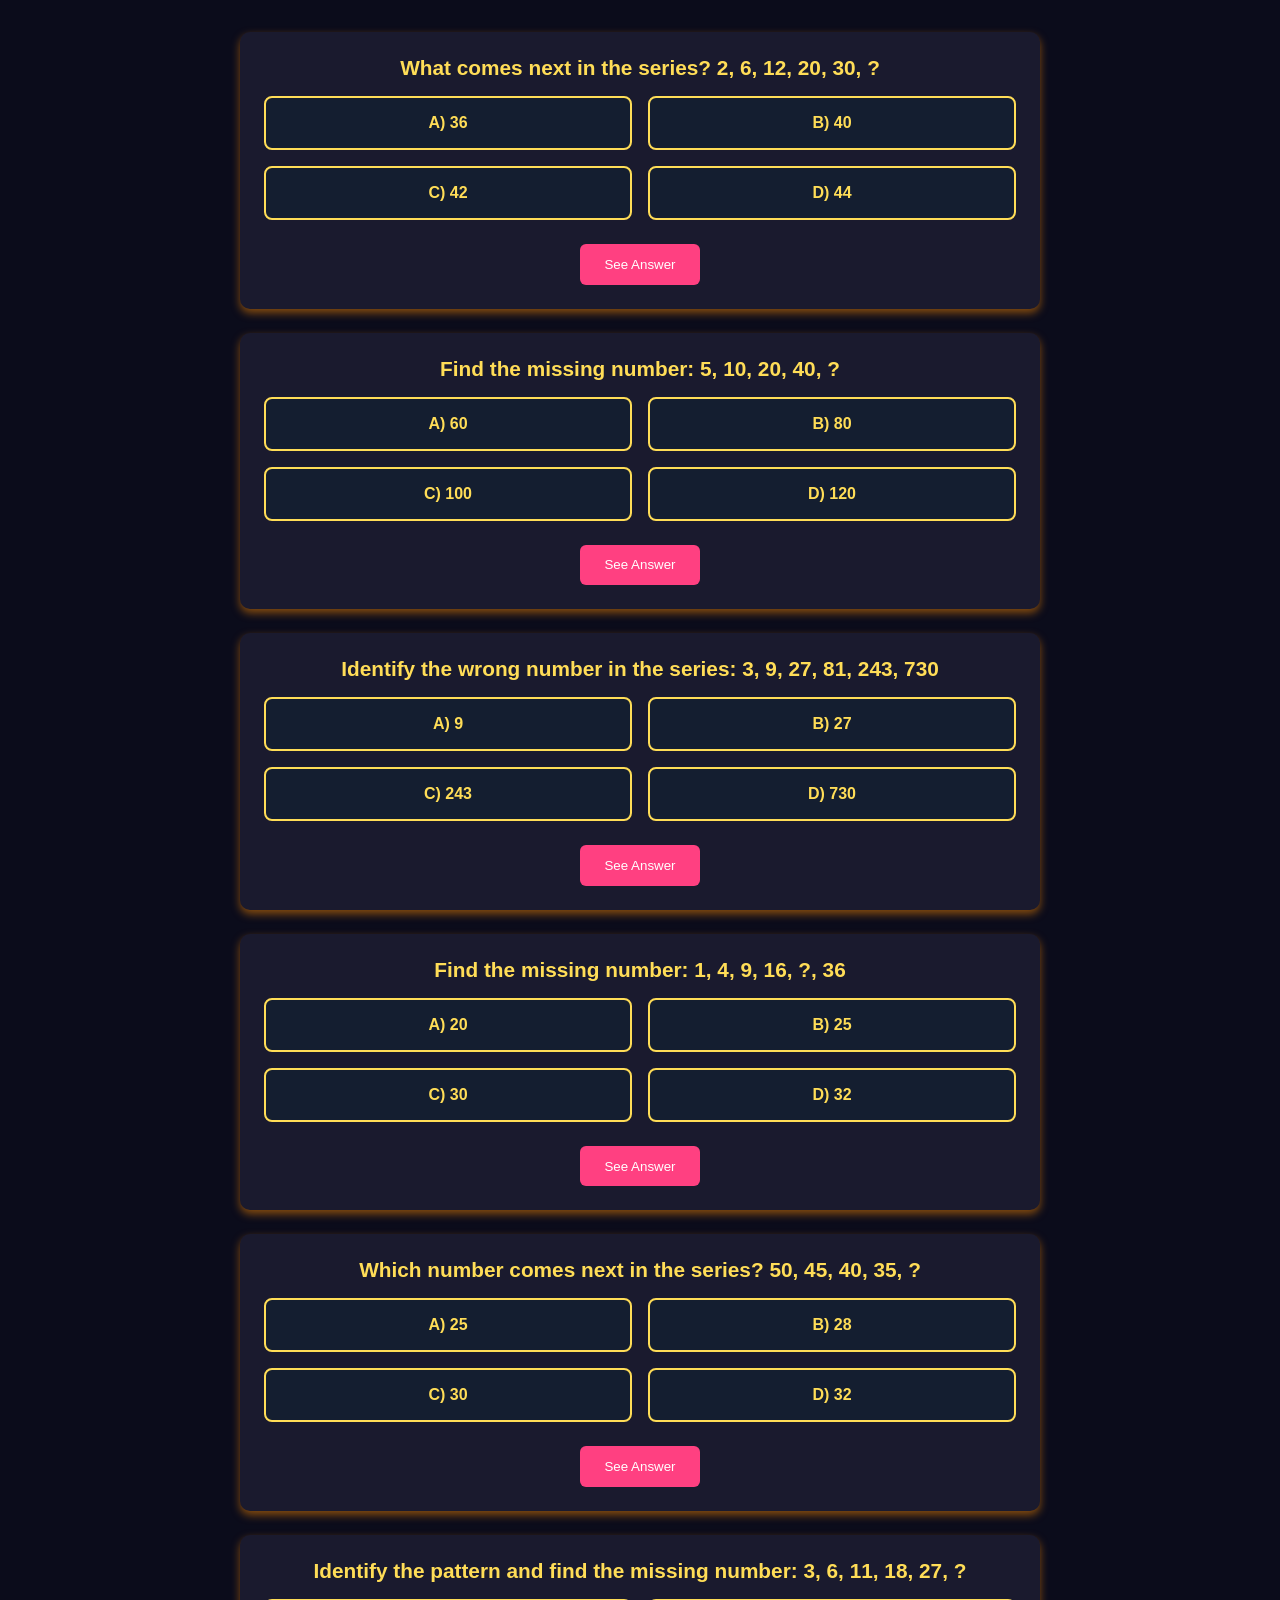
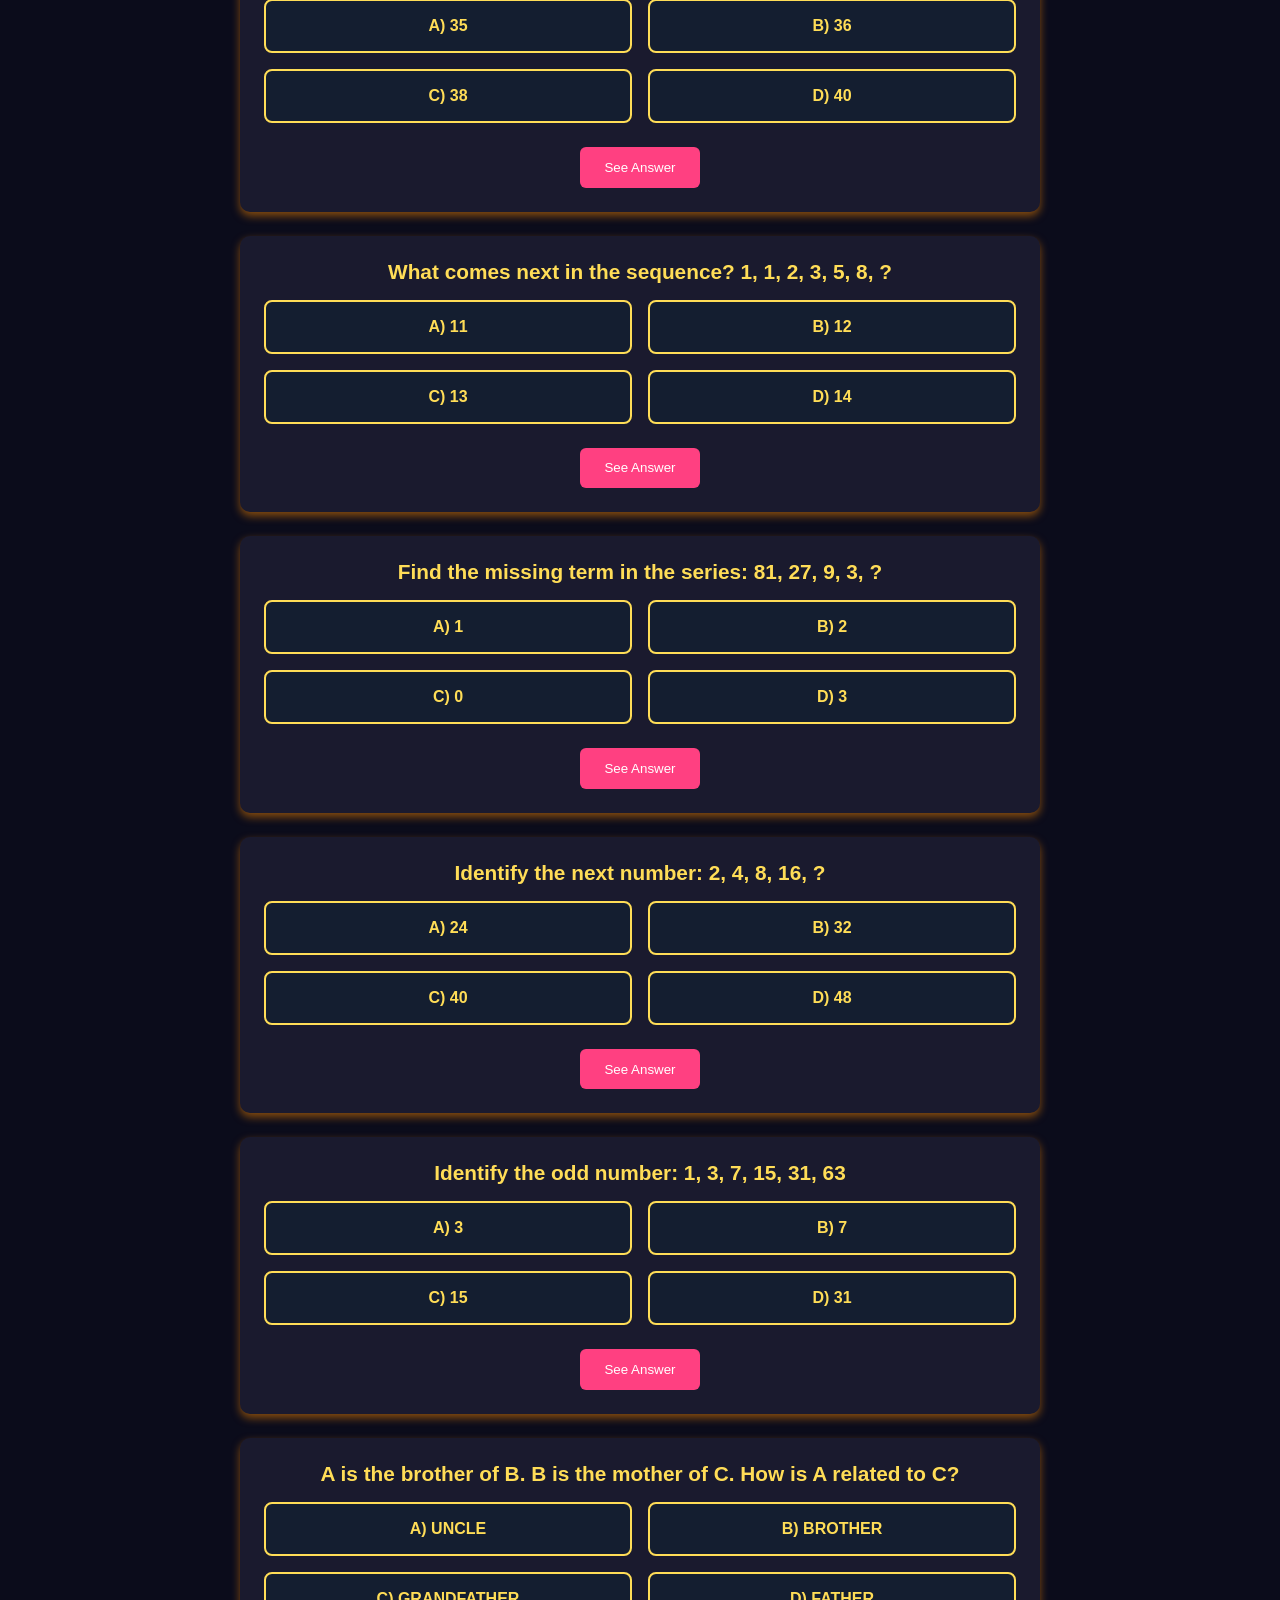
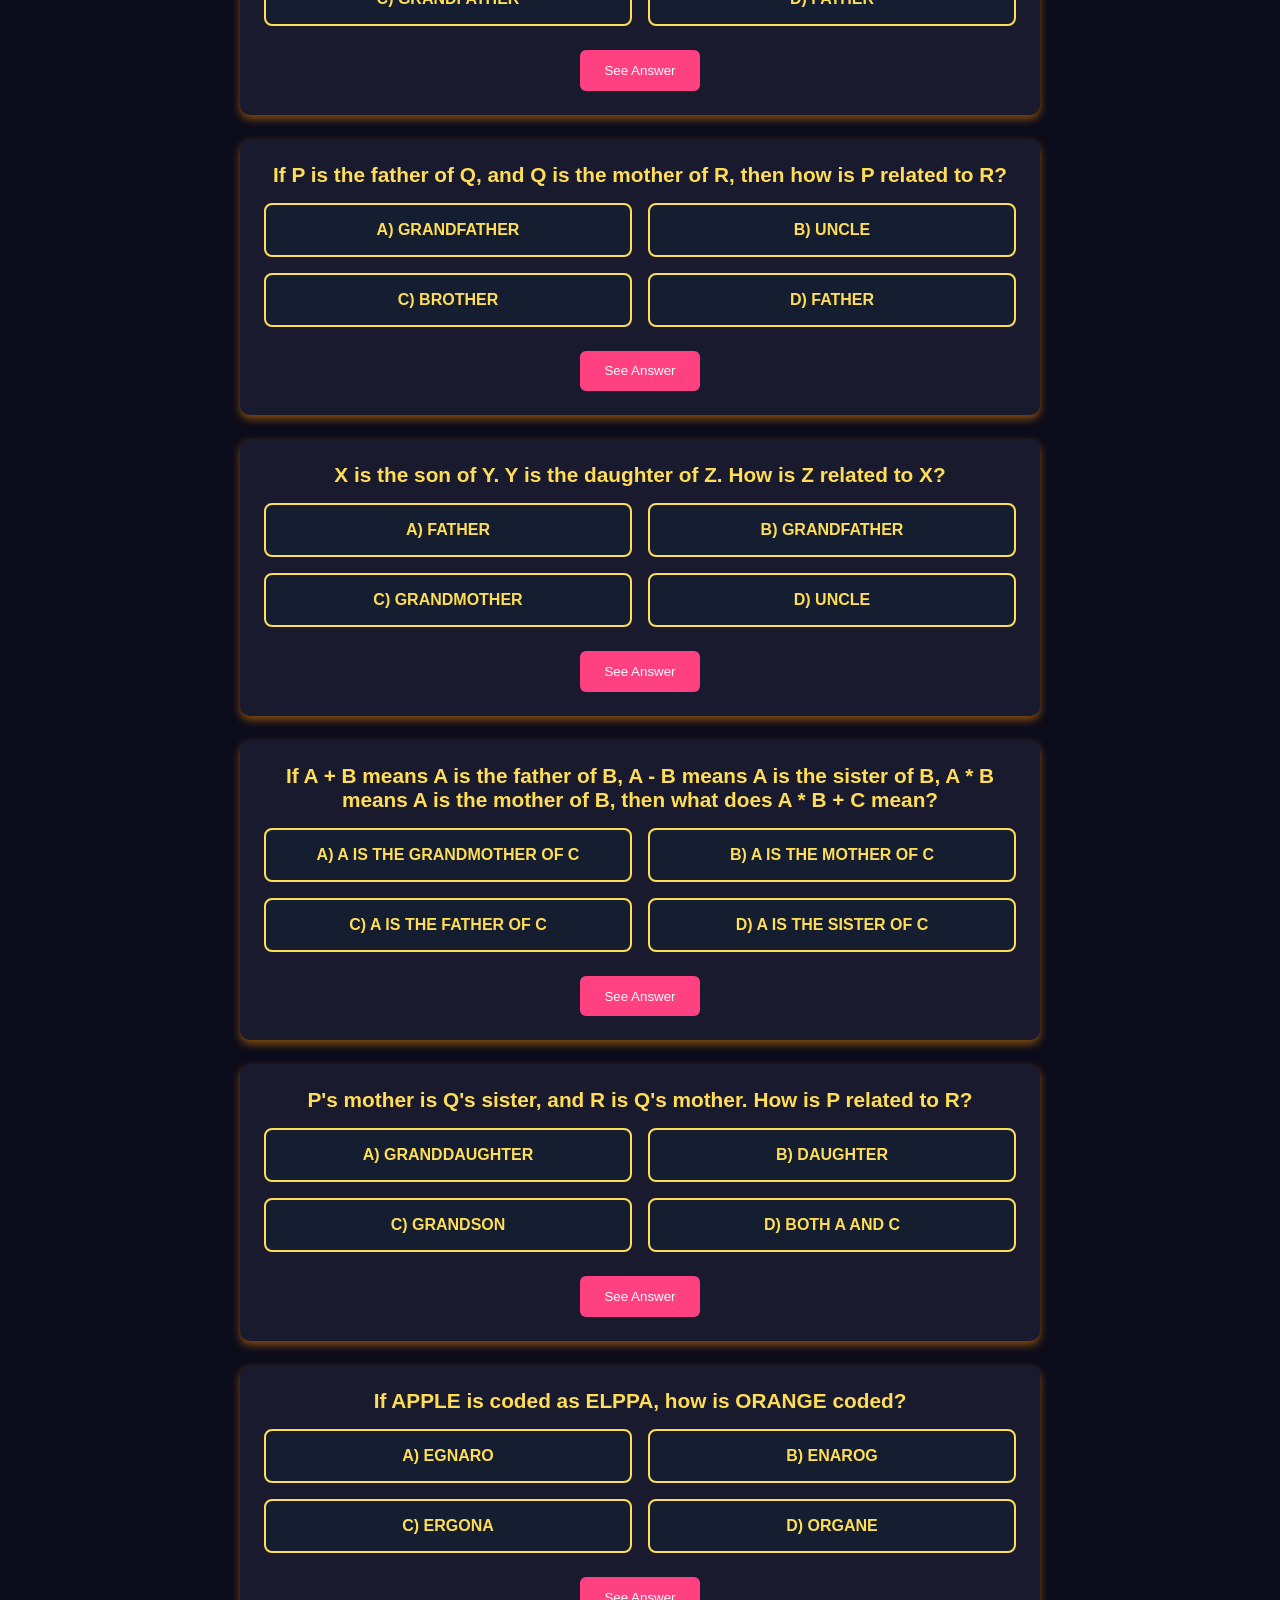
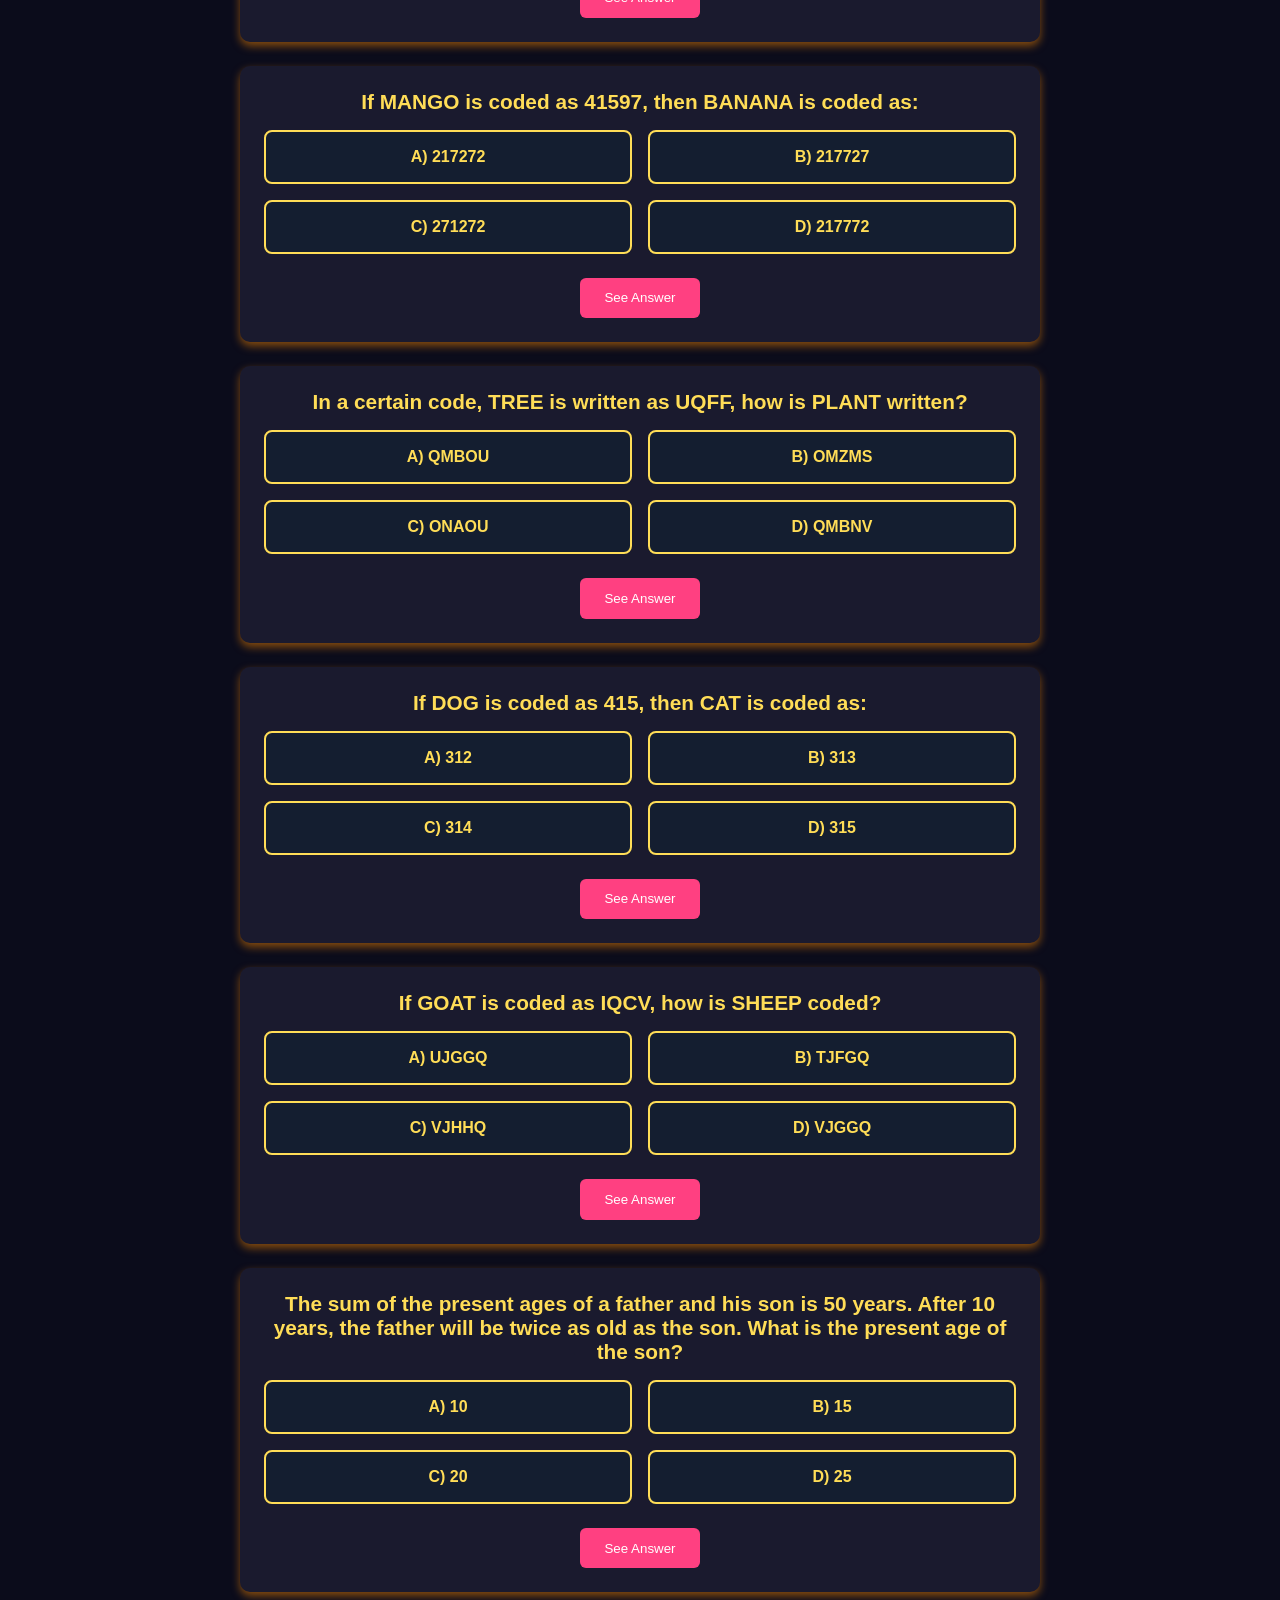
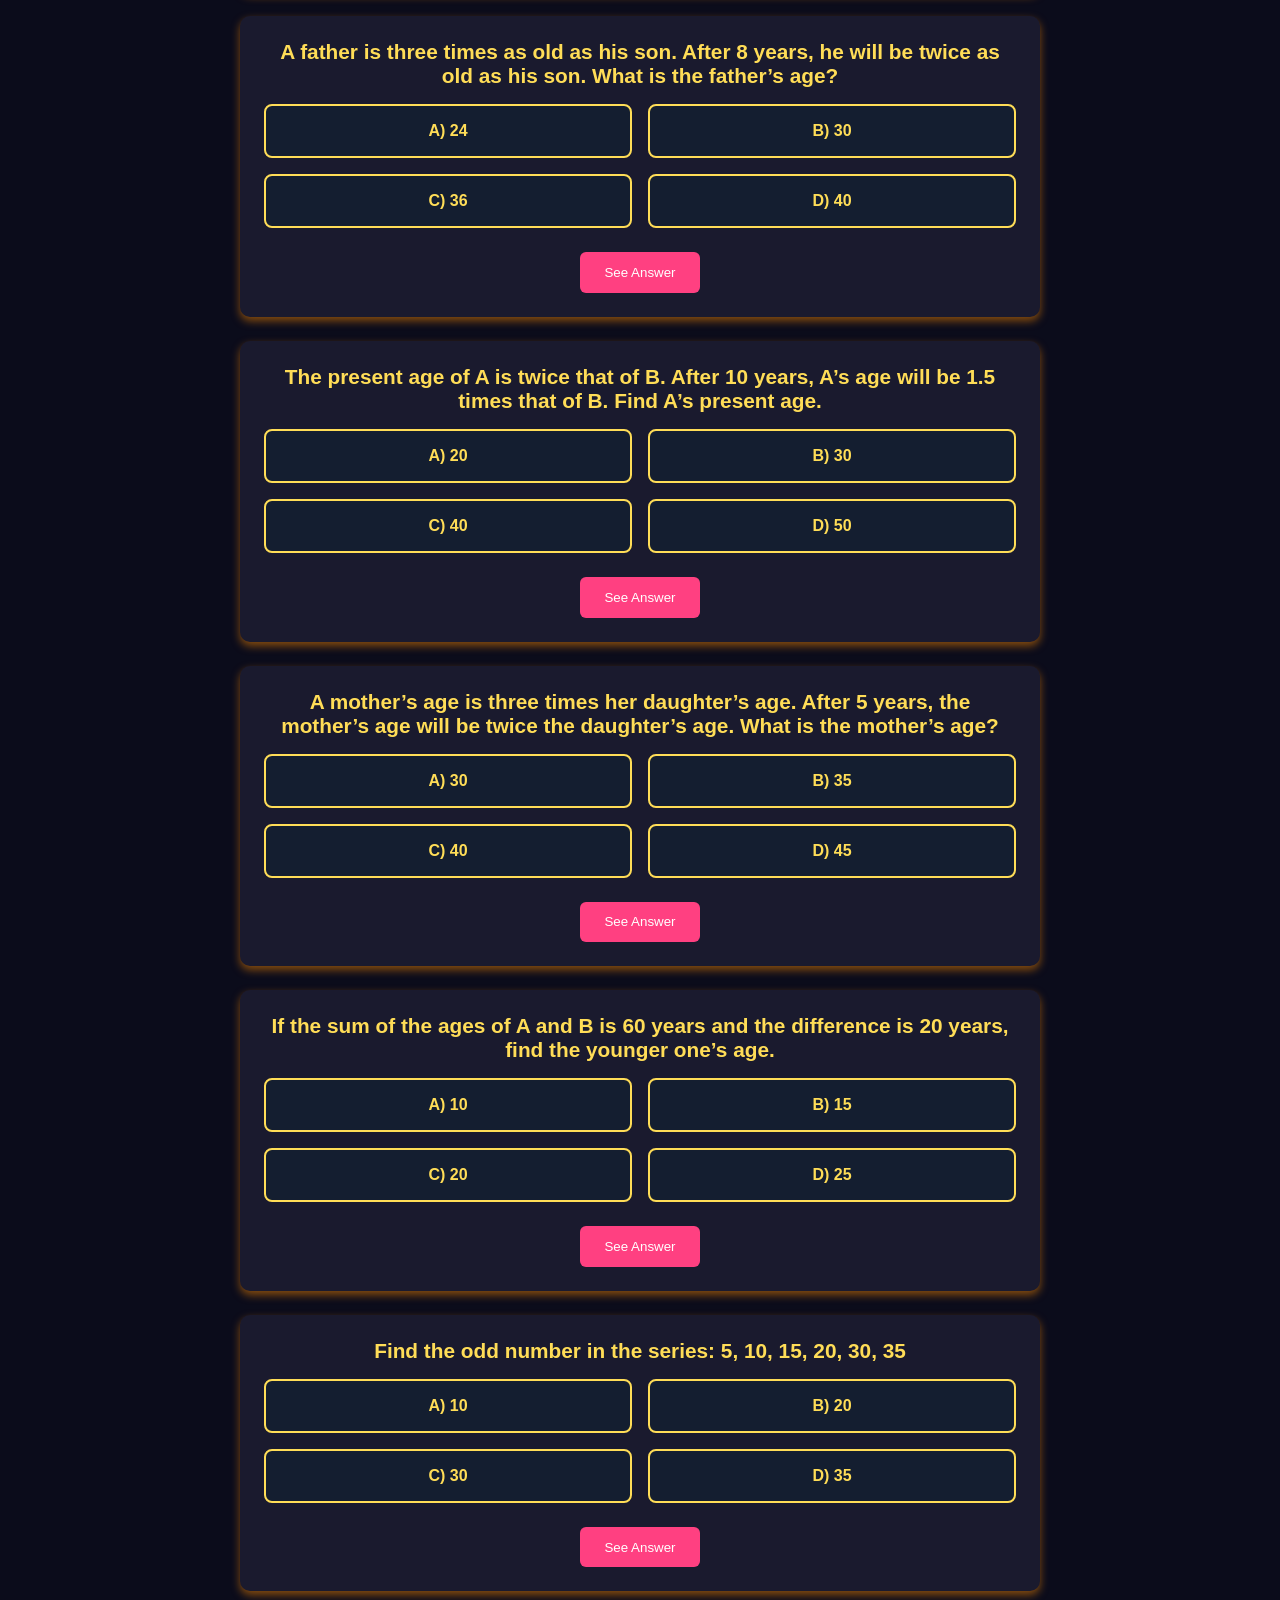
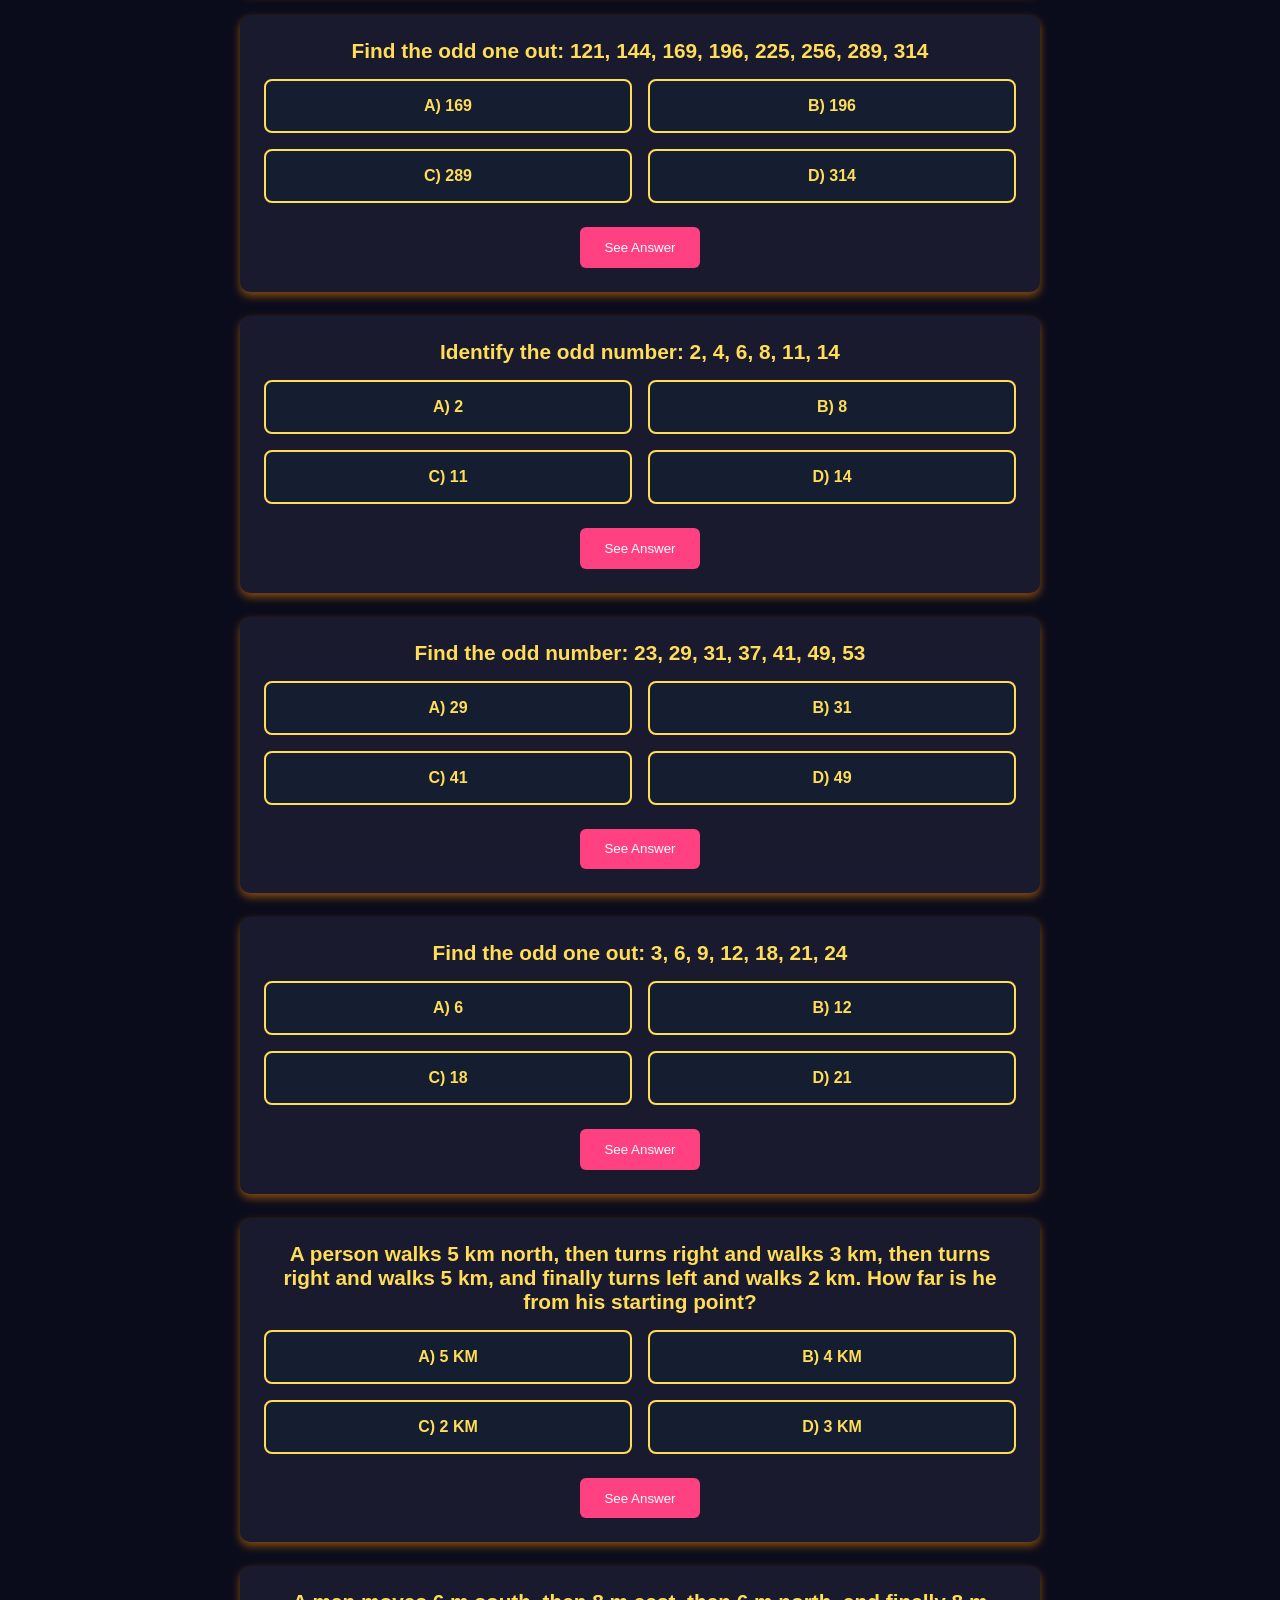
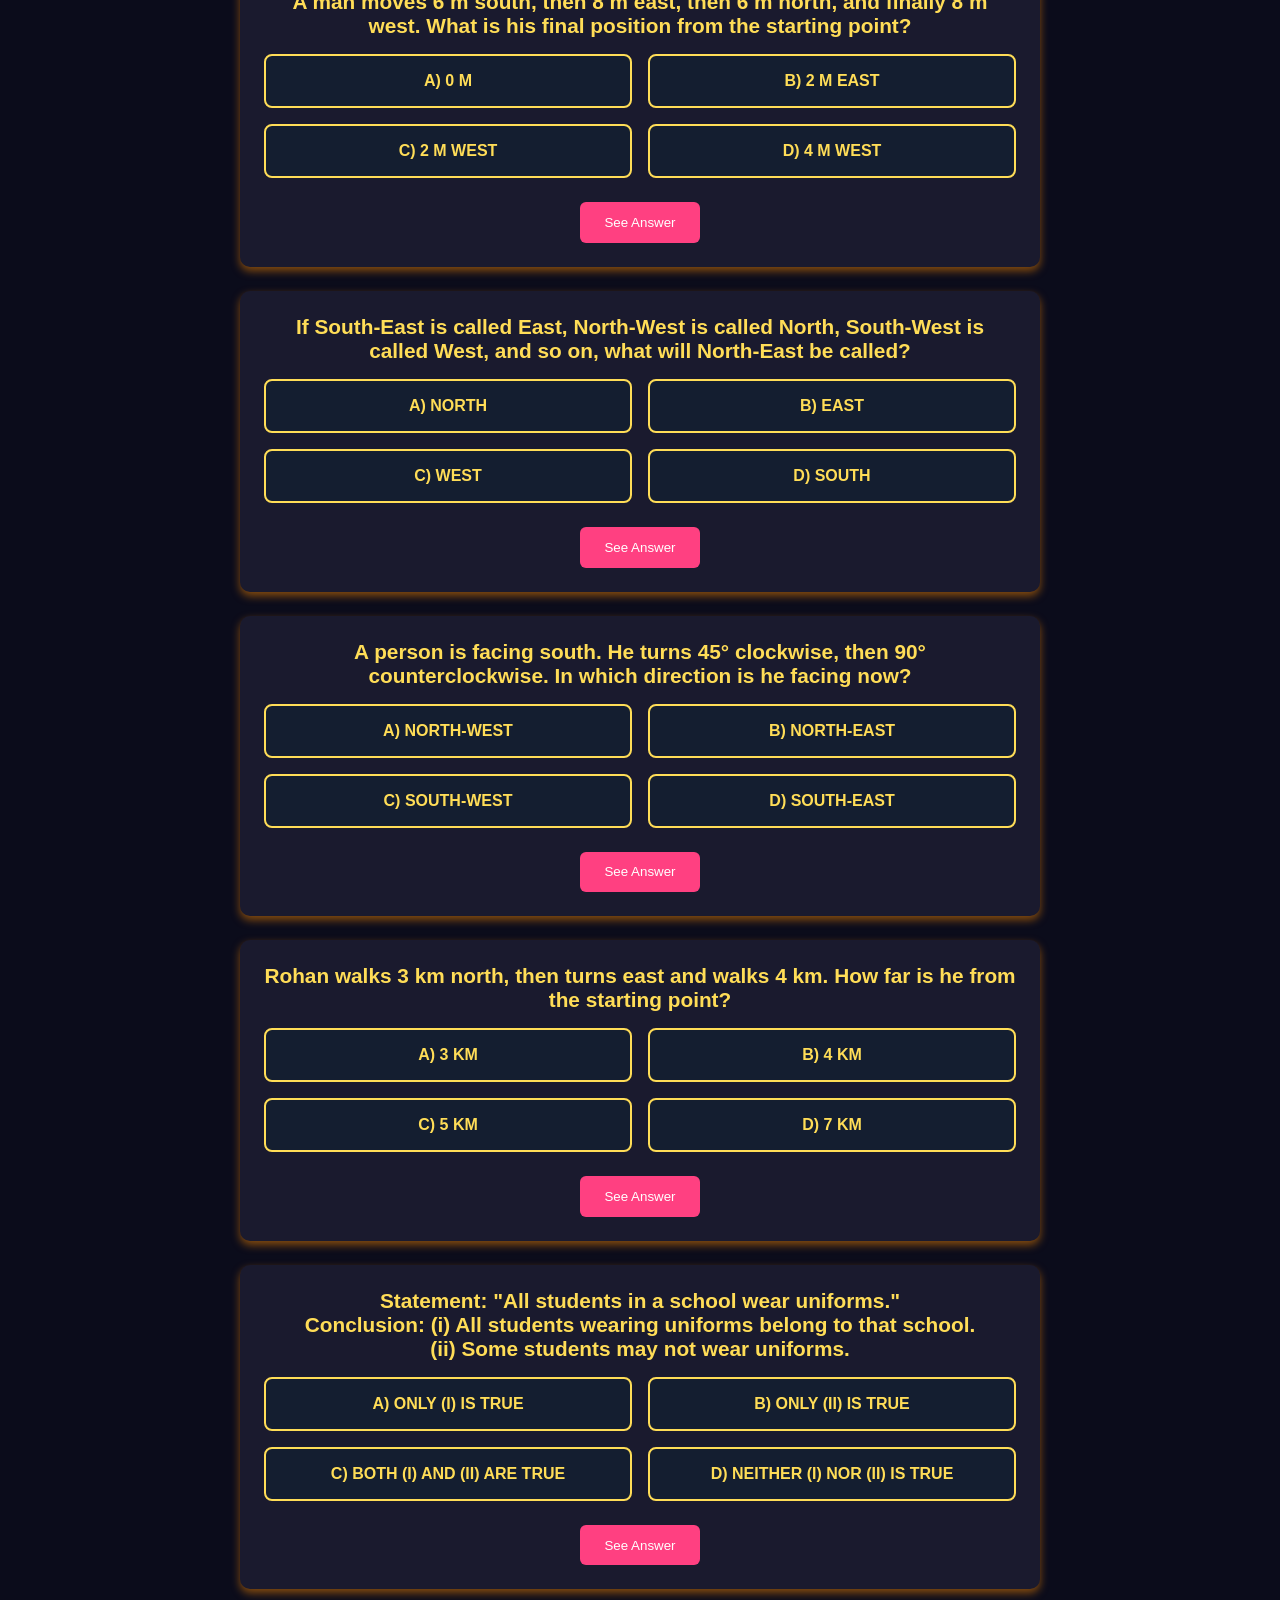
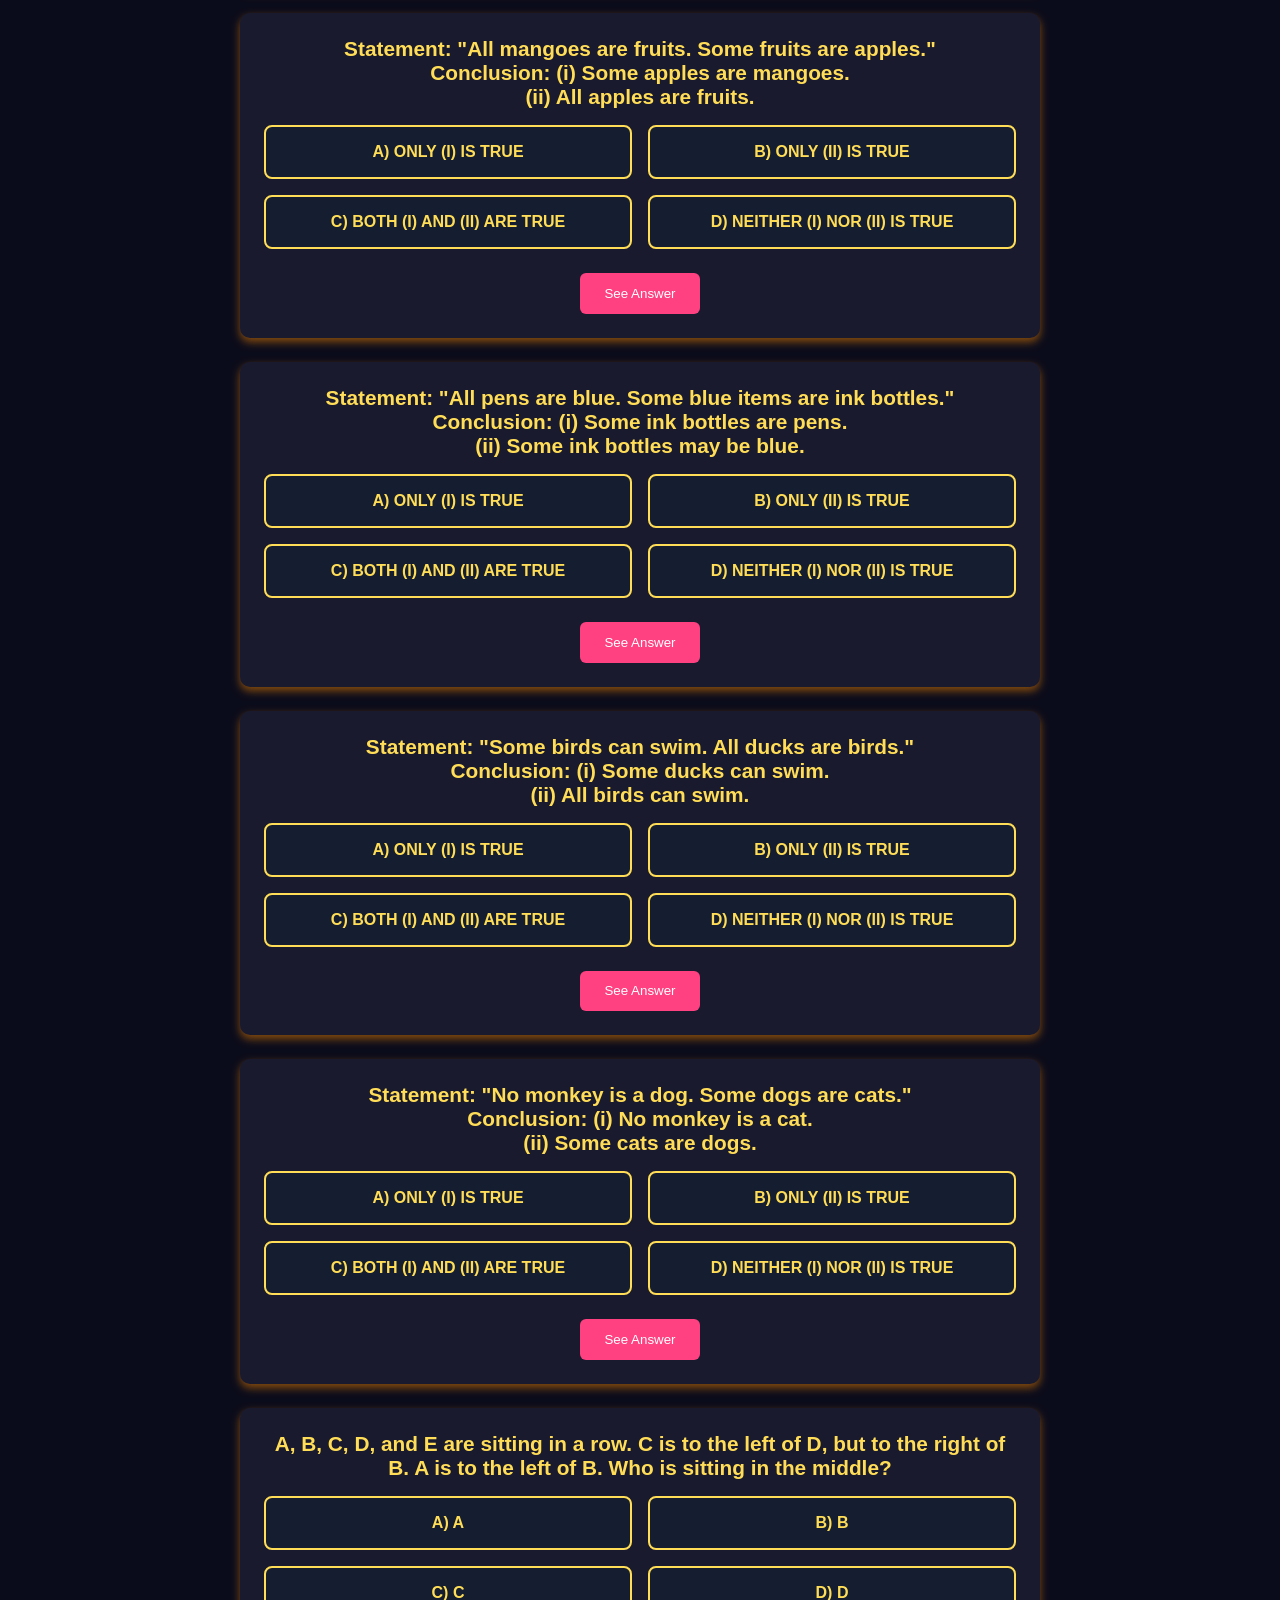
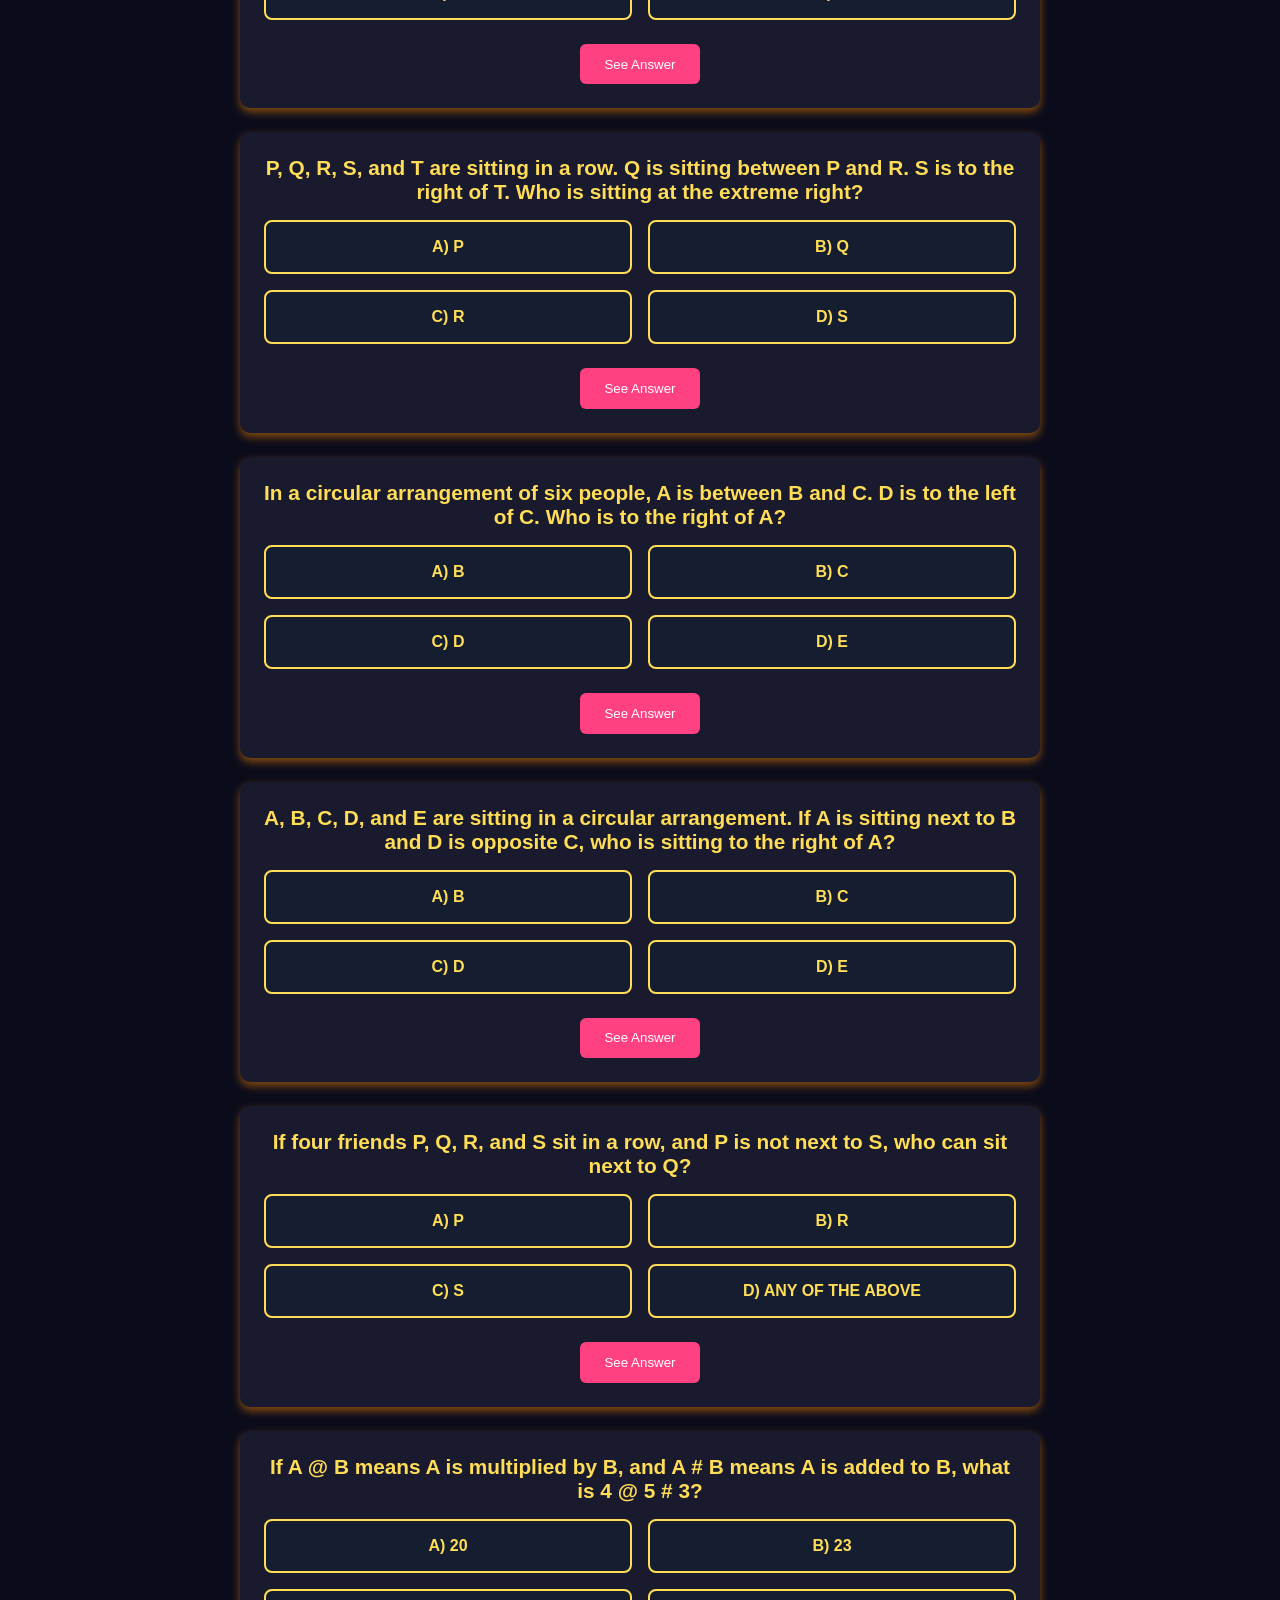
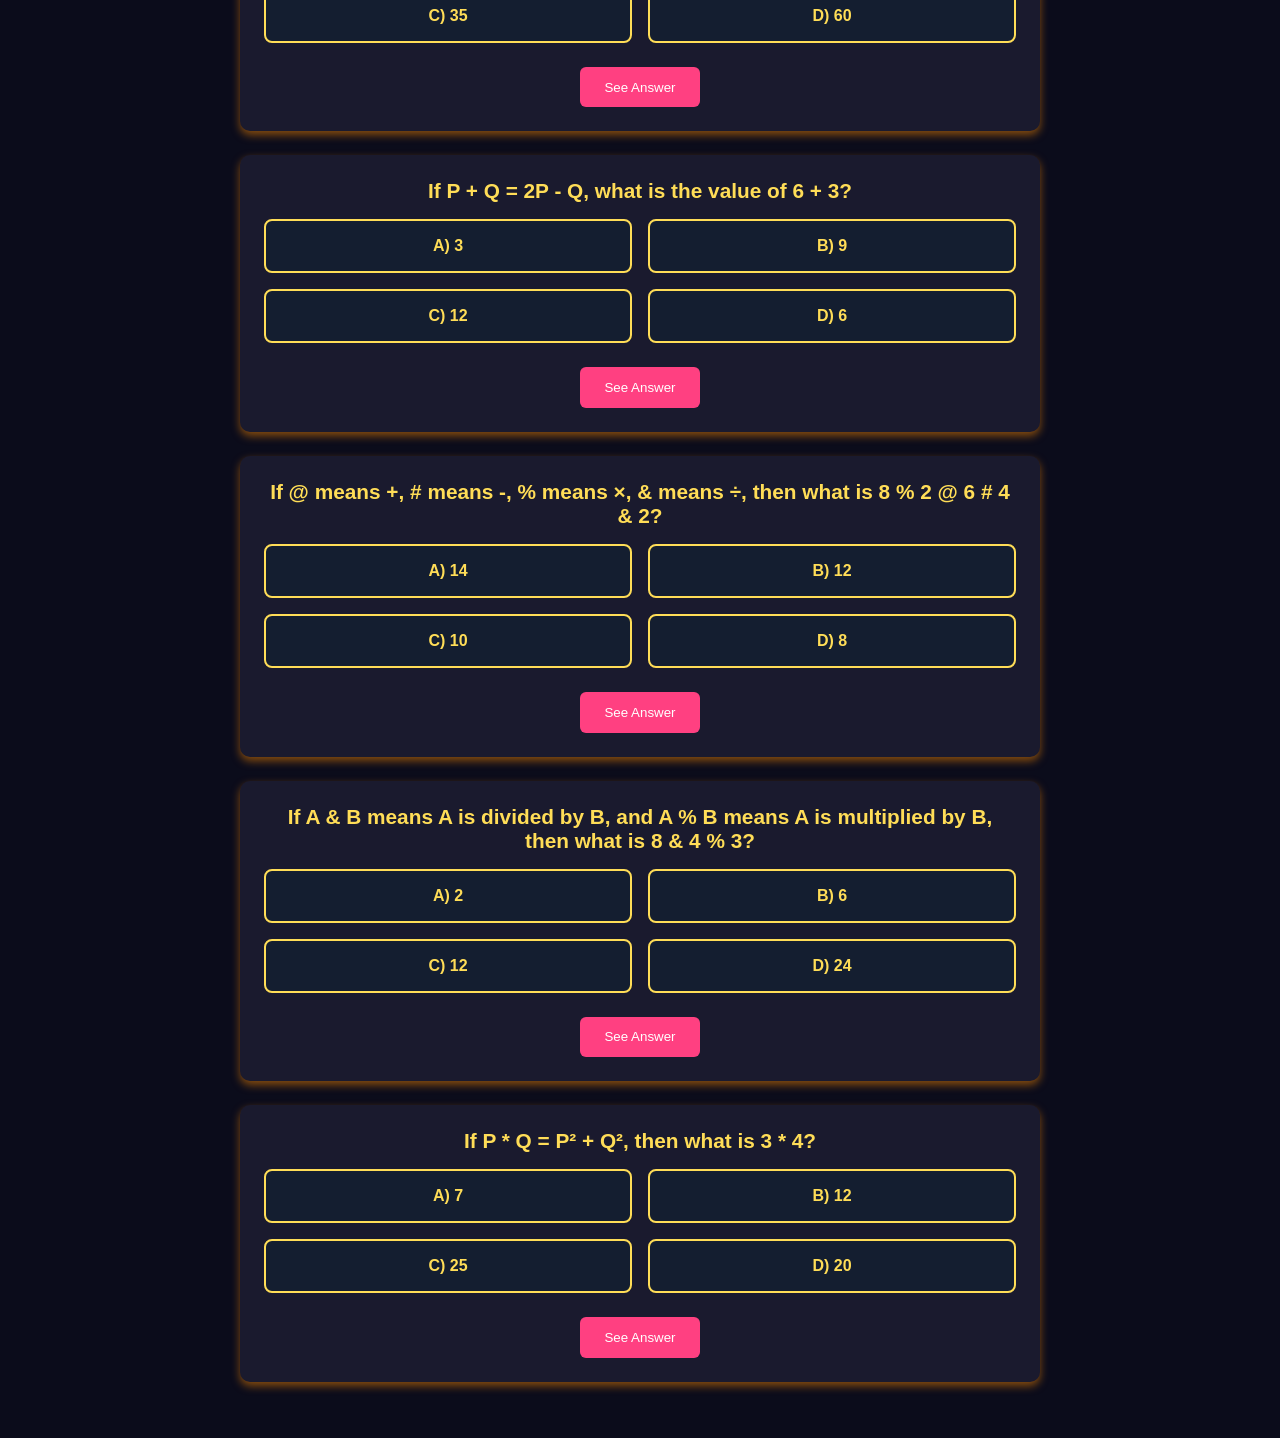
<file: html/quiz3.html>
<!DOCTYPE html>
<html lang="en">
<head>
    <meta charset="UTF-8">
    <meta name="viewport" content="width=device-width, initial-scale=1.0">
    <title> Quiz</title>
    <link rel="stylesheet" href="/css/quiz.css">
    <link rel="icon" type=""image/png" href="/assets/logo.png">
</head>
<body>
    <div class="quiz-container">
        <!-- Question 1 -->
        <section class="question-section">
            <div class="question-box">What comes next in the series? 2, 6, 12, 20, 30, ?</div>
            <div class="options">
                <button class="option" onclick="checkAnswer(this, 'A')">a) 36</button>
                <button class="option" onclick="checkAnswer(this, 'B')">b) 40</button>
                <button class="option" onclick="checkAnswer(this, 'C')">c) 42</button>
                <button class="option" onclick="checkAnswer(this, 'D')">d) 44</button>
            </div>
            <button class="see-answer" onclick="showAnswer(this)">See Answer</button>
            <p class="correct-answer hidden">Correct Answer: C</p>
        </section>

        <!-- Question 2 -->
        <section class="question-section">
            <div class="question-box">Find the missing number: 5, 10, 20, 40, ?</div>
            <div class="options">
                <button class="option" onclick="checkAnswer(this, 'A')">a) 60</button>
                <button class="option" onclick="checkAnswer(this, 'B')">b) 80</button>
                <button class="option" onclick="checkAnswer(this, 'C')">c) 100</button>
                <button class="option" onclick="checkAnswer(this, 'D')">d) 120</button>
            </div>
            <button class="see-answer" onclick="showAnswer(this)">See Answer</button>
            <p class="correct-answer hidden">Correct Answer: B</p>
        </section>

        <!-- Question 3 -->
        <section class="question-section">
            <div class="question-box">Identify the wrong number in the series: 3, 9, 27, 81, 243, 730</div>
            <div class="options">
                <button class="option" onclick="checkAnswer(this, 'A')">a) 9</button>
                <button class="option" onclick="checkAnswer(this, 'B')">b) 27</button>
                <button class="option" onclick="checkAnswer(this, 'C')">c) 243</button>
                <button class="option" onclick="checkAnswer(this, 'D')">d) 730</button>
            </div>
            <button class="see-answer" onclick="showAnswer(this)">See Answer</button>
            <p class="correct-answer hidden">Correct Answer: D</p>
        </section>

        <!-- Question 4 -->
        <section class="question-section">
            <div class="question-box">Find the missing number: 1, 4, 9, 16, ?, 36</div>
            <div class="options">
                <button class="option" onclick="checkAnswer(this, 'A')">a) 20</button>
                <button class="option" onclick="checkAnswer(this, 'B')">b) 25</button>
                <button class="option" onclick="checkAnswer(this, 'C')">c) 30</button>
                <button class="option" onclick="checkAnswer(this, 'D')">d) 32</button>
            </div>
            <button class="see-answer" onclick="showAnswer(this)">See Answer</button>
            <p class="correct-answer hidden">Correct Answer: B</p>
        </section>

        <!-- Question 5 -->
        <section class="question-section">
            <div class="question-box">Which number comes next in the series? 50, 45, 40, 35, ?</div>
            <div class="options">
                <button class="option" onclick="checkAnswer(this, 'A')">a) 25</button>
                <button class="option" onclick="checkAnswer(this, 'B')">b) 28</button>
                <button class="option" onclick="checkAnswer(this, 'C')">c) 30</button>
                <button class="option" onclick="checkAnswer(this, 'D')">d) 32</button>
            </div>
            <button class="see-answer" onclick="showAnswer(this)">See Answer</button>
            <p class="correct-answer hidden">Correct Answer: C</p>
        </section>

        <!-- Question 6 -->
        <section class="question-section">
            <div class="question-box">Identify the pattern and find the missing number: 3, 6, 11, 18, 27, ?</div>
            <div class="options">
                <button class="option" onclick="checkAnswer(this, 'A')">a) 35</button>
                <button class="option" onclick="checkAnswer(this, 'B')">b) 36</button>
                <button class="option" onclick="checkAnswer(this, 'C')">c) 38</button>
                <button class="option" onclick="checkAnswer(this, 'D')">d) 40</button>
            </div>
            <button class="see-answer" onclick="showAnswer(this)">See Answer</button>
            <p class="correct-answer hidden">Correct Answer: C</p>
        </section>

        <!-- Question 7 -->
        <section class="question-section">
            <div class="question-box">What comes next in the sequence? 1, 1, 2, 3, 5, 8, ?</div>
            <div class="options">
                <button class="option" onclick="checkAnswer(this, 'A')">a) 11</button>
                <button class="option" onclick="checkAnswer(this, 'B')">b) 12</button>
                <button class="option" onclick="checkAnswer(this, 'C')">c) 13</button>
                <button class="option" onclick="checkAnswer(this, 'D')">d) 14</button>
            </div>
            <button class="see-answer" onclick="showAnswer(this)">See Answer</button>
            <p class="correct-answer hidden">Correct Answer: C</p>
        </section>

        <!-- Question 8 -->
        <section class="question-section">
            <div class="question-box">Find the missing term in the series: 81, 27, 9, 3, ?</div>
            <div class="options">
                <button class="option" onclick="checkAnswer(this, 'A')">a) 1</button>
                <button class="option" onclick="checkAnswer(this, 'B')">b) 2</button>
                <button class="option" onclick="checkAnswer(this, 'C')">c) 0</button>
                <button class="option" onclick="checkAnswer(this, 'D')">d) 3</button>
            </div>
            <button class="see-answer" onclick="showAnswer(this)">See Answer</button>
            <p class="correct-answer hidden">Correct Answer: A</p>
        </section>

        <!-- Question 9 -->
        <section class="question-section">
            <div class="question-box">Identify the next number: 2, 4, 8, 16, ?</div>
            <div class="options">
                <button class="option" onclick="checkAnswer(this, 'A')">a) 24</button>
                <button class="option" onclick="checkAnswer(this, 'B')">b) 32</button>
                <button class="option" onclick="checkAnswer(this, 'C')">c) 40</button>
                <button class="option" onclick="checkAnswer(this, 'D')">d) 48</button>
            </div>
            <button class="see-answer" onclick="showAnswer(this)">See Answer</button>
            <p class="correct-answer hidden">Correct Answer: B</p>
        </section>

        <!-- Question 10 -->
        <section class="question-section">
            <div class="question-box">Identify the odd number: 1, 3, 7, 15, 31, 63</div>
            <div class="options">
                <button class="option" onclick="checkAnswer(this, 'A')">a) 3</button>
                <button class="option" onclick="checkAnswer(this, 'B')">b) 7</button>
                <button class="option" onclick="checkAnswer(this, 'C')">c) 15</button>
                <button class="option" onclick="checkAnswer(this, 'D')">d) 31</button>
            </div>
            <button class="see-answer" onclick="showAnswer(this)">See Answer</button>
            <p class="correct-answer hidden">Correct Answer: C</p>
        </section>

        <!-- Question 11 -->
        <section class="question-section">
            <div class="question-box">A is the brother of B. B is the mother of C. How is A related to C?</div>
            <div class="options">
                <button class="option" onclick="checkAnswer(this, 'A')">a) Uncle</button>
                <button class="option" onclick="checkAnswer(this, 'B')">b) Brother</button>
                <button class="option" onclick="checkAnswer(this, 'C')">c) Grandfather</button>
                <button class="option" onclick="checkAnswer(this, 'D')">d) Father</button>
            </div>
            <button class="see-answer" onclick="showAnswer(this)">See Answer</button>
            <p class="correct-answer hidden">Correct Answer: A</p>
        </section>

        <!-- Question 12 -->
        <section class="question-section">
            <div class="question-box">If P is the father of Q, and Q is the mother of R, then how is P related to R?</div>
            <div class="options">
                <button class="option" onclick="checkAnswer(this, 'A')">a) Grandfather</button>
                <button class="option" onclick="checkAnswer(this, 'B')">b) Uncle</button>
                <button class="option" onclick="checkAnswer(this, 'C')">c) Brother</button>
                <button class="option" onclick="checkAnswer(this, 'D')">d) Father</button>
            </div>
            <button class="see-answer" onclick="showAnswer(this)">See Answer</button>
            <p class="correct-answer hidden">Correct Answer: A</p>
        </section>

        <!-- Question 13 -->
        <section class="question-section">
            <div class="question-box">X is the son of Y. Y is the daughter of Z. How is Z related to X?</div>
            <div class="options">
                <button class="option" onclick="checkAnswer(this, 'A')">a) Father</button>
                <button class="option" onclick="checkAnswer(this, 'B')">b) Grandfather</button>
                <button class="option" onclick="checkAnswer(this, 'C')">c) Grandmother</button>
                <button class="option" onclick="checkAnswer(this, 'D')">d) Uncle</button>
            </div>
            <button class="see-answer" onclick="showAnswer(this)">See Answer</button>
            <p class="correct-answer hidden">Correct Answer: B</p>
        </section>

        <!-- Question 14 -->
        <section class="question-section">
            <div class="question-box">If A + B means A is the father of B, A - B means A is the sister of B, A * B means A is the mother of B, then what does A * B + C mean?</div>
            <div class="options">
                <button class="option" onclick="checkAnswer(this, 'A')">a) A is the grandmother of C</button>
                <button class="option" onclick="checkAnswer(this, 'B')">b) A is the mother of C</button>
                <button class="option" onclick="checkAnswer(this, 'C')">c) A is the father of C</button>
                <button class="option" onclick="checkAnswer(this, 'D')">d) A is the sister of C</button>
            </div>
            <button class="see-answer" onclick="showAnswer(this)">See Answer</button>
            <p class="correct-answer hidden">Correct Answer: A</p>
        </section>

        <!-- Question 15 -->
        <section class="question-section">
            <div class="question-box">P's mother is Q's sister, and R is Q's mother. How is P related to R?</div>
            <div class="options">
                <button class="option" onclick="checkAnswer(this, 'A')">a) Granddaughter</button>
                <button class="option" onclick="checkAnswer(this, 'B')">b) Daughter</button>
                <button class="option" onclick="checkAnswer(this, 'C')">c) Grandson</button>
                <button class="option" onclick="checkAnswer(this, 'D')">d) Both a and c</button>
            </div>
            <button class="see-answer" onclick="showAnswer(this)">See Answer</button>
            <p class="correct-answer hidden">Correct Answer: D</p>
        </section>

        <!-- Question 16 -->
        <section class="question-section">
            <div class="question-box">If APPLE is coded as ELPPA, how is ORANGE coded?</div>
            <div class="options">
                <button class="option" onclick="checkAnswer(this, 'A')">a) EGNARO</button>
                <button class="option" onclick="checkAnswer(this, 'B')">b) ENAROG</button>
                <button class="option" onclick="checkAnswer(this, 'C')">c) ERGONA</button>
                <button class="option" onclick="checkAnswer(this, 'D')">d) ORGANE</button>
            </div>
            <button class="see-answer" onclick="showAnswer(this)">See Answer</button>
            <p class="correct-answer hidden">Correct Answer: A</p>
        </section>

        <!-- Question 17 -->
        <section class="question-section">
            <div class="question-box">If MANGO is coded as 41597, then BANANA is coded as:</div>
            <div class="options">
                <button class="option" onclick="checkAnswer(this, 'A')">a) 217272</button>
                <button class="option" onclick="checkAnswer(this, 'B')">b) 217727</button>
                <button class="option" onclick="checkAnswer(this, 'C')">c) 271272</button>
                <button class="option" onclick="checkAnswer(this, 'D')">d) 217772</button>
            </div>
            <button class="see-answer" onclick="showAnswer(this)">See Answer</button>
            <p class="correct-answer hidden">Correct Answer: B</p>
        </section>

        <!-- Question 18 -->
        <section class="question-section">
            <div class="question-box">In a certain code, TREE is written as UQFF, how is PLANT written?</div>
            <div class="options">
                <button class="option" onclick="checkAnswer(this, 'A')">a) QMBOU</button>
                <button class="option" onclick="checkAnswer(this, 'B')">b) OMZMS</button>
                <button class="option" onclick="checkAnswer(this, 'C')">c) ONAOU</button>
                <button class="option" onclick="checkAnswer(this, 'D')">d) QMBNV</button>
            </div>
            <button class="see-answer" onclick="showAnswer(this)">See Answer</button>
            <p class="correct-answer hidden">Correct Answer: A</p>
        </section>

        <!-- Question 19 -->
        <section class="question-section">
            <div class="question-box">If DOG is coded as 415, then CAT is coded as:</div>
            <div class="options">
                <button class="option" onclick="checkAnswer(this, 'A')">a) 312</button>
                <button class="option" onclick="checkAnswer(this, 'B')">b) 313</button>
                <button class="option" onclick="checkAnswer(this, 'C')">c) 314</button>
                <button class="option" onclick="checkAnswer(this, 'D')">d) 315</button>
            </div>
            <button class="see-answer" onclick="showAnswer(this)">See Answer</button>
            <p class="correct-answer hidden">Correct Answer: A</p>
        </section>

        <!-- Question 20 -->
        <section class="question-section">
            <div class="question-box">If GOAT is coded as IQCV, how is SHEEP coded?</div>
            <div class="options">
                <button class="option" onclick="checkAnswer(this, 'A')">a) UJGGQ</button>
                <button class="option" onclick="checkAnswer(this, 'B')">b) TJFGQ</button>
                <button class="option" onclick="checkAnswer(this, 'C')">c) VJHHQ</button>
                <button class="option" onclick="checkAnswer(this, 'D')">d) VJGGQ</button>
            </div>
            <button class="see-answer" onclick="showAnswer(this)">See Answer</button>
            <p class="correct-answer hidden">Correct Answer: D </p>
        </section>

        <!-- Question 21 -->
        <section class="question-section">
            <div class="question-box">The sum of the present ages of a father and his son is 50 years. After 10 years, the father will be twice as old as the son. What is the present age of the son?</div>
            <div class="options">
                <button class="option" onclick="checkAnswer(this, 'A')">a) 10</button>
                <button class="option" onclick="checkAnswer(this, 'B')">b) 15</button>
                <button class="option" onclick="checkAnswer(this, 'C')">c) 20</button>
                <button class="option" onclick="checkAnswer(this, 'D')">d) 25</button>
            </div>
            <button class="see-answer" onclick="showAnswer(this)">See Answer</button>
            <p class="correct-answer hidden">Correct Answer: B</p>
        </section>

        <!-- Question 22 -->
        <section class="question-section">
            <div class="question-box">A father is three times as old as his son. After 8 years, he will be twice as old as his son. What is the father’s age?</div>
            <div class="options">
                <button class="option" onclick="checkAnswer(this, 'A')">a) 24</button>
                <button class="option" onclick="checkAnswer(this, 'B')">b) 30</button>
                <button class="option" onclick="checkAnswer(this, 'C')">c) 36</button>
                <button class="option" onclick="checkAnswer(this, 'D')">d) 40</button>
            </div>
            <button class="see-answer" onclick="showAnswer(this)">See Answer</button>
            <p class="correct-answer hidden">Correct Answer: C</p>
        </section>

        <!-- Question 23 -->
        <section class="question-section">
            <div class="question-box">The present age of A is twice that of B. After 10 years, A’s age will be 1.5 times that of B. Find A’s present age.</div>
            <div class="options">
                <button class="option" onclick="checkAnswer(this, 'A')">a) 20</button>
                <button class="option" onclick="checkAnswer(this, 'B')">b) 30</button>
                <button class="option" onclick="checkAnswer(this, 'C')">c) 40</button>
                <button class="option" onclick="checkAnswer(this, 'D')">d) 50</button>
            </div>
            <button class="see-answer" onclick="showAnswer(this)">See Answer</button>
            <p class="correct-answer hidden">Correct Answer: C</p>
        </section>

        <!-- Question 24 -->
        <section class="question-section">
            <div class="question-box">A mother’s age is three times her daughter’s age. After 5 years, the mother’s age will be twice the daughter’s age. What is the mother’s age?</div>
            <div class="options">
                <button class="option" onclick="checkAnswer(this, 'A')">a) 30</button>
                <button class="option" onclick="checkAnswer(this, 'B')">b) 35</button>
                <button class="option" onclick="checkAnswer(this, 'C')">c) 40</button>
                <button class="option" onclick="checkAnswer(this, 'D')">d) 45</button>
            </div>
            <button class="see-answer" onclick="showAnswer(this)">See Answer</button>
            <p class="correct-answer hidden">Correct Answer: C</p>
        </section>

        <!-- Question 25 -->
        <section class="question-section">
            <div class="question-box">If the sum of the ages of A and B is 60 years and the difference is 20 years, find the younger one’s age.</div>
            <div class="options">
                <button class="option" onclick="checkAnswer(this, 'A')">a) 10</button>
                <button class="option" onclick="checkAnswer(this, 'B')">b) 15</button>
                <button class="option" onclick="checkAnswer(this, 'C')">c) 20</button>
                <button class="option" onclick="checkAnswer(this, 'D')">d) 25</button>
            </div>
            <button class="see-answer" onclick="showAnswer(this)">See Answer</button>
            <p class="correct-answer hidden">Correct Answer: C</p>
        </section>

        <!-- Question 26 -->
        <section class="question-section">
            <div class="question-box">Find the odd number in the series: 5, 10, 15, 20, 30, 35</div>
            <div class="options">
                <button class="option" onclick="checkAnswer(this, 'A')">a) 10</button>
                <button class="option" onclick="checkAnswer(this, 'B')">b) 20</button>
                <button class="option" onclick="checkAnswer(this, 'C')">c) 30</button>
                <button class="option" onclick="checkAnswer(this, 'D')">d) 35</button>
            </div>
            <button class="see-answer" onclick="showAnswer(this)">See Answer</button>
            <p class="correct-answer hidden">Correct Answer: D</p>
        </section>

        <!-- Question 27 -->
        <section class="question-section">
            <div class="question-box">Find the odd one out: 121, 144, 169, 196, 225, 256, 289, 314</div>
            <div class="options">
                <button class="option" onclick="checkAnswer(this, 'A')">a) 169</button>
                <button class="option" onclick="checkAnswer(this, 'B')">b) 196</button>
                <button class="option" onclick="checkAnswer(this, 'C')">c) 289</button>
                <button class="option" onclick="checkAnswer(this, 'D')">d) 314</button>
            </div>
            <button class="see-answer" onclick="showAnswer(this)">See Answer</button>
            <p class="correct-answer hidden">Correct Answer: D</p>
        </section>

        <!-- Question 28 -->
        <section class="question-section">
            <div class="question-box">Identify the odd number: 2, 4, 6, 8, 11, 14</div>
            <div class="options">
                <button class="option" onclick="checkAnswer(this, 'A')">a) 2</button>
                <button class="option" onclick="checkAnswer(this, 'B')">b) 8</button>
                <button class="option" onclick="checkAnswer(this, 'C')">c) 11</button>
                <button class="option" onclick="checkAnswer(this, 'D')">d) 14</button>
            </div>
            <button class="see-answer" onclick="showAnswer(this)">See Answer</button>
            <p class="correct-answer hidden">Correct Answer: C</p>
        </section>

        <!-- Question 29 -->
        <section class="question-section">
            <div class="question-box">Find the odd number: 23, 29, 31, 37, 41, 49, 53</div>
            <div class="options">
                <button class="option" onclick="checkAnswer(this, 'A')">a) 29</button>
                <button class="option" onclick="checkAnswer(this, 'B')">b) 31</button>
                <button class="option" onclick="checkAnswer(this, 'C')">c) 41</button>
                <button class="option" onclick="checkAnswer(this, 'D')">d) 49</button>
            </div>
            <button class="see-answer" onclick="showAnswer(this)">See Answer</button>
            <p class="correct-answer hidden">Correct Answer: D</p>
        </section>

        <!-- Question 30 -->
        <section class="question-section">
            <div class="question-box">Find the odd one out: 3, 6, 9, 12, 18, 21, 24</div>
            <div class="options">
                <button class="option" onclick="checkAnswer(this, 'A')">a) 6</button>
                <button class="option" onclick="checkAnswer(this, 'B')">b) 12</button>
                <button class="option" onclick="checkAnswer(this, 'C')">c) 18</button>
                <button class="option" onclick="checkAnswer(this, 'D')">d) 21</button>
            </div>
            <button class="see-answer" onclick="showAnswer(this)">See Answer</button>
            <p class="correct-answer hidden">Correct Answer: D</p>
        </section>

        <!-- Question 31 -->
        <section class="question-section">
            <div class="question-box">A person walks 5 km north, then turns right and walks 3 km, then turns right and walks 5 km, and finally turns left and walks 2 km. How far is he from his starting point?</div>
            <div class="options">
                <button class="option" onclick="checkAnswer(this, 'A')">a) 5 km</button>
                <button class="option" onclick="checkAnswer(this, 'B')">b) 4 km</button>
                <button class="option" onclick="checkAnswer(this, 'C')">c) 2 km</button>
                <button class="option" onclick="checkAnswer(this, 'D')">d) 3 km</button>
            </div>
            <button class="see-answer" onclick="showAnswer(this)">See Answer</button>
            <p class="correct-answer hidden">Correct Answer: B</p>
        </section>

        <!-- Question 32 -->
        <section class="question-section">
            <div class="question-box">A man moves 6 m south, then 8 m east, then 6 m north, and finally 8 m west. What is his final position from the starting point?</div>
            <div class="options">
                <button class="option" onclick="checkAnswer(this, 'A')">a) 0 m</button>
                <button class="option" onclick="checkAnswer(this, 'B')">b) 2 m east</button>
                <button class="option" onclick="checkAnswer(this, 'C')">c) 2 m west</button>
                <button class="option" onclick="checkAnswer(this, 'D')">d) 4 m west</button>
            </div>
            <button class="see-answer" onclick="showAnswer(this)">See Answer</button>
            <p class="correct-answer hidden">Correct Answer: A</p>
        </section>

        <!-- Question 33 -->
        <section class="question-section">
            <div class="question-box">If South-East is called East, North-West is called North, South-West is called West, and so on, what will North-East be called?</div>
            <div class="options">
                <button class="option" onclick="checkAnswer(this, 'A')">a) North</button>
                <button class="option" onclick="checkAnswer(this, 'B')">b) East</button>
                <button class="option" onclick="checkAnswer(this, 'C')">c) West</button>
                <button class="option" onclick="checkAnswer(this, 'D')">d) South</button>
            </div>
            <button class="see-answer" onclick="showAnswer(this)">See Answer</button>
            <p class="correct-answer hidden">Correct Answer: B</p>
        </section>

        <!-- Question 34 -->
        <section class="question-section">
            <div class="question-box">A person is facing south. He turns 45° clockwise, then 90° counterclockwise. In which direction is he facing now?</div>
            <div class="options">
                <button class="option" onclick="checkAnswer(this, 'A')">a) North-West</button>
                <button class="option" onclick="checkAnswer(this, 'B')">b) North-East</button>
                <button class="option" onclick="checkAnswer(this, 'C')">c) South-West</button>
                <button class="option" onclick="checkAnswer(this, 'D')">d) South-East</button>
            </div>
            <button class="see-answer" onclick="showAnswer(this)">See Answer</button>
            <p class="correct-answer hidden">Correct Answer: C</p>
        </section>

        <!-- Question 35 -->
        <section class="question-section">
            <div class="question-box">Rohan walks 3 km north, then turns east and walks 4 km. How far is he from the starting point?</div>
            <div class="options">
                <button class="option" onclick="checkAnswer(this, 'A')">a) 3 km</button>
                <button class="option" onclick="checkAnswer(this, 'B')">b) 4 km</button>
                <button class="option" onclick="checkAnswer(this, 'C')">c) 5 km</button>
                <button class="option" onclick="checkAnswer(this, 'D')">d) 7 km</button>
            </div>
            <button class="see-answer" onclick="showAnswer(this)">See Answer</button>
            <p class="correct-answer hidden">Correct Answer: C</p>
        </section>

        <!-- Question 36 -->
        <section class="question-section">
            <div class="question-box">Statement: "All students in a school wear uniforms."<br>Conclusion: (i) All students wearing uniforms belong to that school.<br>(ii) Some students may not wear uniforms.</div>
            <div class="options">
                <button class="option" onclick="checkAnswer(this, 'A')">a) Only (i) is true</button>
                <button class="option" onclick="checkAnswer(this, 'B')">b) Only (ii) is true</button>
                <button class="option" onclick="checkAnswer(this, 'C')">c) Both (i) and (ii) are true</button>
                <button class="option" onclick="checkAnswer(this, 'D')">d) Neither (i) nor (ii) is true</button>
            </div>
            <button class="see-answer" onclick="showAnswer(this)">See Answer</button>
            <p class="correct-answer hidden">Correct Answer: A</p>
        </section>

        <!-- Question 37 -->
        <section class="question-section">
            <div class="question-box">Statement: "All mangoes are fruits. Some fruits are apples."<br>Conclusion: (i) Some apples are mangoes.<br>(ii) All apples are fruits.</div>
            <div class="options">
                <button class="option" onclick="checkAnswer(this, 'A')">a) Only (i) is true</button>
                <button class="option" onclick="checkAnswer(this, 'B')">b) Only (ii) is true</button>
                <button class="option" onclick="checkAnswer(this, 'C')">c) Both (i) and (ii) are true</button>
                <button class="option" onclick="checkAnswer(this, 'D')">d) Neither (i) nor (ii) is true</button>
            </div>
            <button class="see-answer" onclick="showAnswer(this)">See Answer</button>
            <p class="correct-answer hidden">Correct Answer: B</p>
        </section>

        <!-- Question 38 -->
        <section class="question-section">
            <div class="question-box">Statement: "All pens are blue. Some blue items are ink bottles."<br>Conclusion: (i) Some ink bottles are pens.<br>(ii) Some ink bottles may be blue.</div>
            <div class="options">
                <button class="option" onclick="checkAnswer(this, 'A')">a) Only (i) is true</button>
                <button class="option" onclick="checkAnswer(this, 'B')">b) Only (ii) is true</button>
                <button class="option" onclick="checkAnswer(this, 'C')">c) Both (i) and (ii) are true</button>
                <button class="option" onclick="checkAnswer(this, 'D')">d) Neither (i) nor (ii) is true</button>
            </div>
            <button class="see-answer" onclick="showAnswer(this)">See Answer</button>
            <p class="correct-answer hidden">Correct Answer: B</p>
        </section>

        <!-- Question 39 -->
        <section class="question-section">
            <div class="question-box">Statement: "Some birds can swim. All ducks are birds."<br>Conclusion: (i) Some ducks can swim.<br>(ii) All birds can swim.</div>
            <div class="options">
                <button class="option" onclick="checkAnswer(this, 'A')">a) Only (i) is true</button>
                <button class="option" onclick="checkAnswer(this, 'B')">b) Only (ii) is true</button>
                <button class="option" onclick="checkAnswer(this, 'C')">c) Both (i) and (ii) are true</button>
                <button class="option" onclick="checkAnswer(this, 'D')">d) Neither (i) nor (ii) is true</button>
            </div>
            <button class="see-answer" onclick="showAnswer(this)">See Answer</button>
            <p class="correct-answer hidden">Correct Answer: A</p>
        </section>

        <!-- Question 40 -->
        <section class="question-section">
            <div class="question-box">Statement: "No monkey is a dog. Some dogs are cats."<br>Conclusion: (i) No monkey is a cat.<br>(ii) Some cats are dogs.</div>
            <div class="options">
                <button class="option" onclick="checkAnswer(this, 'A')">a) Only (i) is true</button>
                <button class="option" onclick="checkAnswer(this, 'B')">b) Only (ii) is true</button>
                <button class="option" onclick="checkAnswer(this, 'C')">c) Both (i) and (ii) are true</button>
                <button class="option" onclick="checkAnswer(this, 'D')">d) Neither (i) nor (ii) is true</button>
            </div>
            <button class="see-answer" onclick="showAnswer(this)">See Answer</button>
            <p class="correct-answer hidden">Correct Answer: B</p>
        </section>

        <!-- Question 41 -->
        <section class="question-section">
            <div class="question-box">A, B, C, D, and E are sitting in a row. C is to the left of D, but to the right of B. A is to the left of B. Who is sitting in the middle?</div>
            <div class="options">
                <button class="option" onclick="checkAnswer(this, 'A')">a) A</button>
                <button class="option" onclick="checkAnswer(this, 'B')">b) B</button>
                <button class="option" onclick="checkAnswer(this, 'C')">c) C</button>
                <button class="option" onclick="checkAnswer(this, 'D')">d) D</button>
            </div>
            <button class="see-answer" onclick="showAnswer(this)">See Answer</button>
            <p class="correct-answer hidden">Correct Answer: C</p>
        </section>

        <!-- Question 42 -->
        <section class="question-section">
            <div class="question-box">P, Q, R, S, and T are sitting in a row. Q is sitting between P and R. S is to the right of T. Who is sitting at the extreme right?</div>
            <div class="options">
                <button class="option" onclick="checkAnswer(this, 'A')">a) P</button>
                <button class="option" onclick="checkAnswer(this, 'B')">b) Q</button>
                <button class="option" onclick="checkAnswer(this, 'C')">c) R</button>
                <button class="option" onclick="checkAnswer(this, 'D')">d) S</button>
            </div>
            <button class="see-answer" onclick="showAnswer(this)">See Answer</button>
            <p class="correct-answer hidden">Correct Answer: D</p>
        </section>

        <!-- Question 43 -->
        <section class="question-section">
            <div class="question-box">In a circular arrangement of six people, A is between B and C. D is to the left of C. Who is to the right of A?</div>
            <div class="options">
                <button class="option" onclick="checkAnswer(this, 'A')">a) B</button>
                <button class="option" onclick="checkAnswer(this, 'B')">b) C</button>
                <button class="option" onclick="checkAnswer(this, 'C')">c) D</button>
                <button class="option" onclick="checkAnswer(this, 'D')">d) E</button>
            </div>
            <button class="see-answer" onclick="showAnswer(this)">See Answer</button>
            <p class="correct-answer hidden">Correct Answer: A</p>
        </section>

        <!-- Question 44 -->
        <section class="question-section">
            <div class="question-box">A, B, C, D, and E are sitting in a circular arrangement. If A is sitting next to B and D is opposite C, who is sitting to the right of A?</div>
            <div class="options">
                <button class="option" onclick="checkAnswer(this, 'A')">a) B</button>
                <button class="option" onclick="checkAnswer(this, 'B')">b) C</button>
                <button class="option" onclick="checkAnswer(this, 'C')">c) D</button>
                <button class="option" onclick="checkAnswer(this, 'D')">d) E</button>
            </div>
            <button class="see-answer" onclick="showAnswer(this)">See Answer</button>
            <p class="correct-answer hidden">Correct Answer: D</p>
        </section>

        <!-- Question 45 -->
        <section class="question-section">
            <div class="question-box">If four friends P, Q, R, and S sit in a row, and P is not next to S, who can sit next to Q?</div>
            <div class="options">
                <button class="option" onclick="checkAnswer(this, 'A')">a) P</button>
                <button class="option" onclick="checkAnswer(this, 'B')">b) R</button>
                <button class="option" onclick="checkAnswer(this, 'C')">c) S</button>
                <button class="option" onclick="checkAnswer(this, 'D')">d) Any of the above</button>
            </div>
            <button class="see-answer" onclick="showAnswer(this)">See Answer</button>
            <p class="correct-answer hidden">Correct Answer: D</p>
        </section>

        <!-- Question 46 -->
        <section class="question-section">
            <div class="question-box">If A @ B means A is multiplied by B, and A # B means A is added to B, what is 4 @ 5 # 3?</div>
            <div class="options">
                <button class="option" onclick="checkAnswer(this, 'A')">a) 20</button>
                <button class="option" onclick="checkAnswer(this, 'B')">b) 23</button>
                <button class="option" onclick="checkAnswer(this, 'C')">c) 35</button>
                <button class="option" onclick="checkAnswer(this, 'D')">d) 60</button>
            </div>
            <button class="see-answer" onclick="showAnswer(this)">See Answer</button>
            <p class="correct-answer hidden">Correct Answer: B</p>
        </section>

        <!-- Question 47 -->
        <section class="question-section">
            <div class="question-box">If P + Q = 2P - Q, what is the value of 6 + 3?</div>
            <div class="options">
                <button class="option" onclick="checkAnswer(this, 'A')">a) 3</button>
                <button class="option" onclick="checkAnswer(this, 'B')">b) 9</button>
                <button class="option" onclick="checkAnswer(this, 'C')">c) 12</button>
                <button class="option" onclick="checkAnswer(this, 'D')">d) 6</button>
            </div>
            <button class="see-answer" onclick="showAnswer(this)">See Answer</button>
            <p class="correct-answer hidden">Correct Answer: A</p> 
        </section>

        <!-- Question 48 -->
        <section class="question-section">
            <div class="question-box">If @ means +, # means -, % means ×, & means ÷, then what is 8 % 2 @ 6 # 4 & 2?</div>
            <div class="options">
                <button class="option" onclick="checkAnswer(this, 'A')">a) 14</button>
                <button class="option" onclick="checkAnswer(this, 'B')">b) 12</button>
                <button class="option" onclick="checkAnswer(this, 'C')">c) 10</button>
                <button class="option" onclick="checkAnswer(this, 'D')">d) 8</button>
            </div>
            <button class="see-answer" onclick="showAnswer(this)">See Answer</button>
            <p class="correct-answer hidden">Correct Answer: B</p>
        </section>

        <!-- Question 49 -->
        <section class="question-section">
            <div class="question-box">If A & B means A is divided by B, and A % B means A is multiplied by B, then what is 8 & 4 % 3?</div>
            <div class="options">
                <button class="option" onclick="checkAnswer(this, 'A')">a) 2</button>
                <button class="option" onclick="checkAnswer(this, 'B')">b) 6</button>
                <button class="option" onclick="checkAnswer(this, 'C')">c) 12</button>
                <button class="option" onclick="checkAnswer(this, 'D')">d) 24</button>
            </div>
            <button class="see-answer" onclick="showAnswer(this)">See Answer</button>
            <p class="correct-answer hidden">Correct Answer: B</p>
        </section>

        <!-- Question 50 -->
        <section class="question-section">
            <div class="question-box">If P * Q = P² + Q², then what is 3 * 4?</div>
            <div class="options">
                <button class="option" onclick="checkAnswer(this, 'A')">a) 7</button>
                <button class="option" onclick="checkAnswer(this, 'B')">b) 12</button>
                <button class="option" onclick="checkAnswer(this, 'C')">c) 25</button>
                <button class="option" onclick="checkAnswer(this, 'D')">d) 20</button>
            </div>
            <button class="see-answer" onclick="showAnswer(this)">See Answer</button>
            <p class="correct-answer hidden">Correct Answer: C</p>
        </section>
    </div>

    <script src="/script/quiz.js"></script>
</body>
</html>
</file>
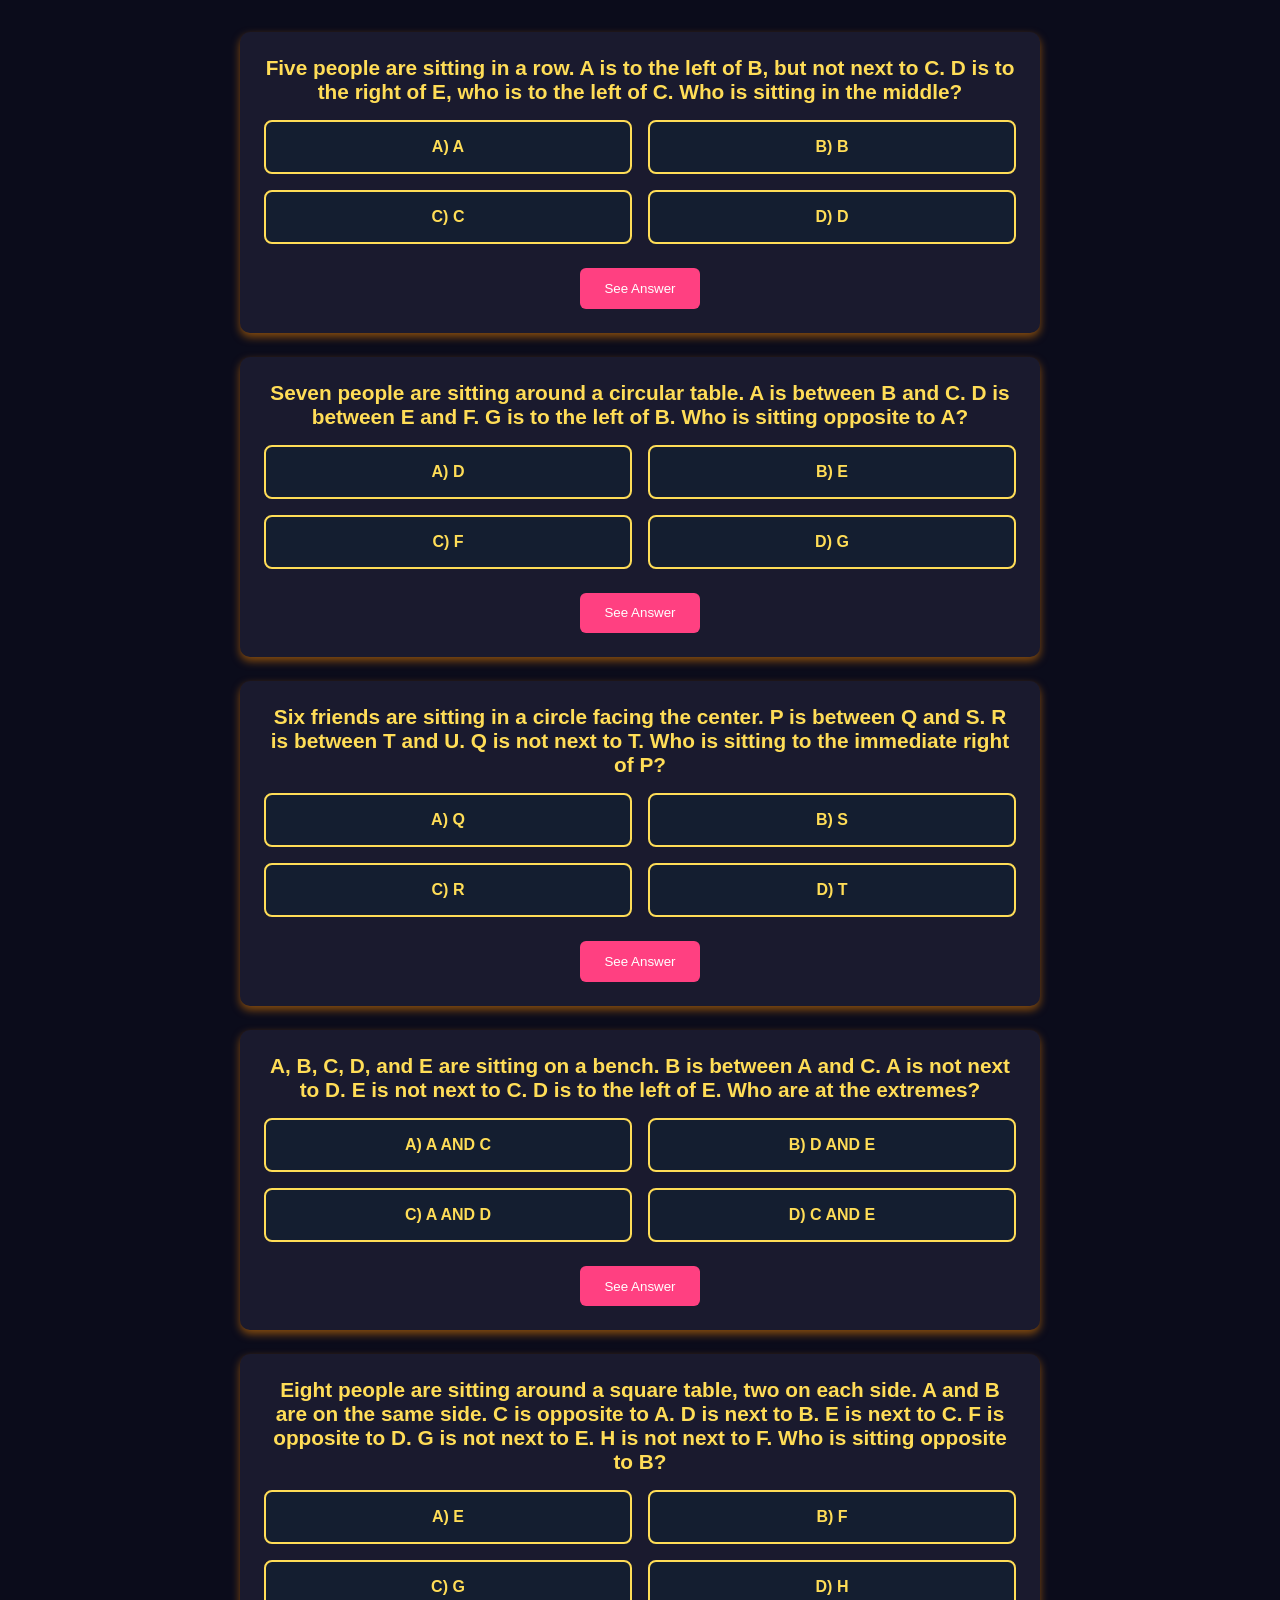
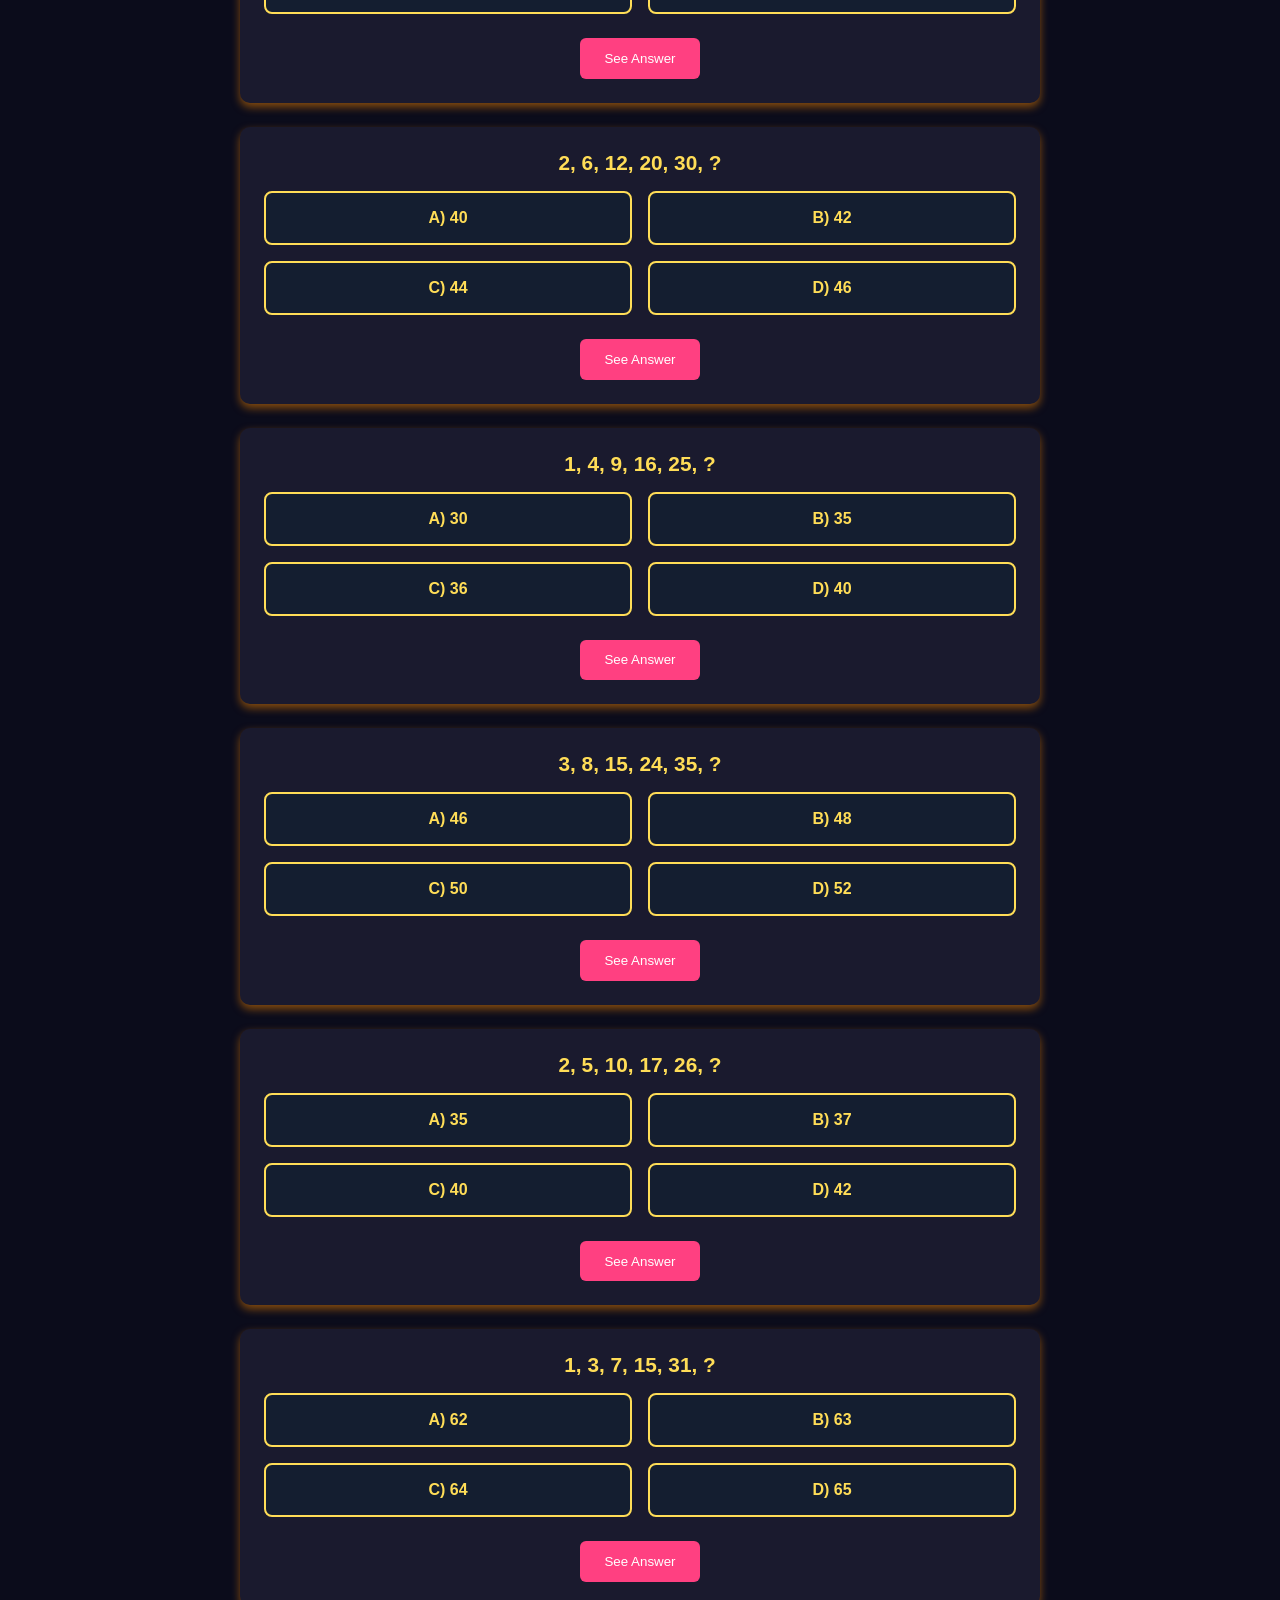
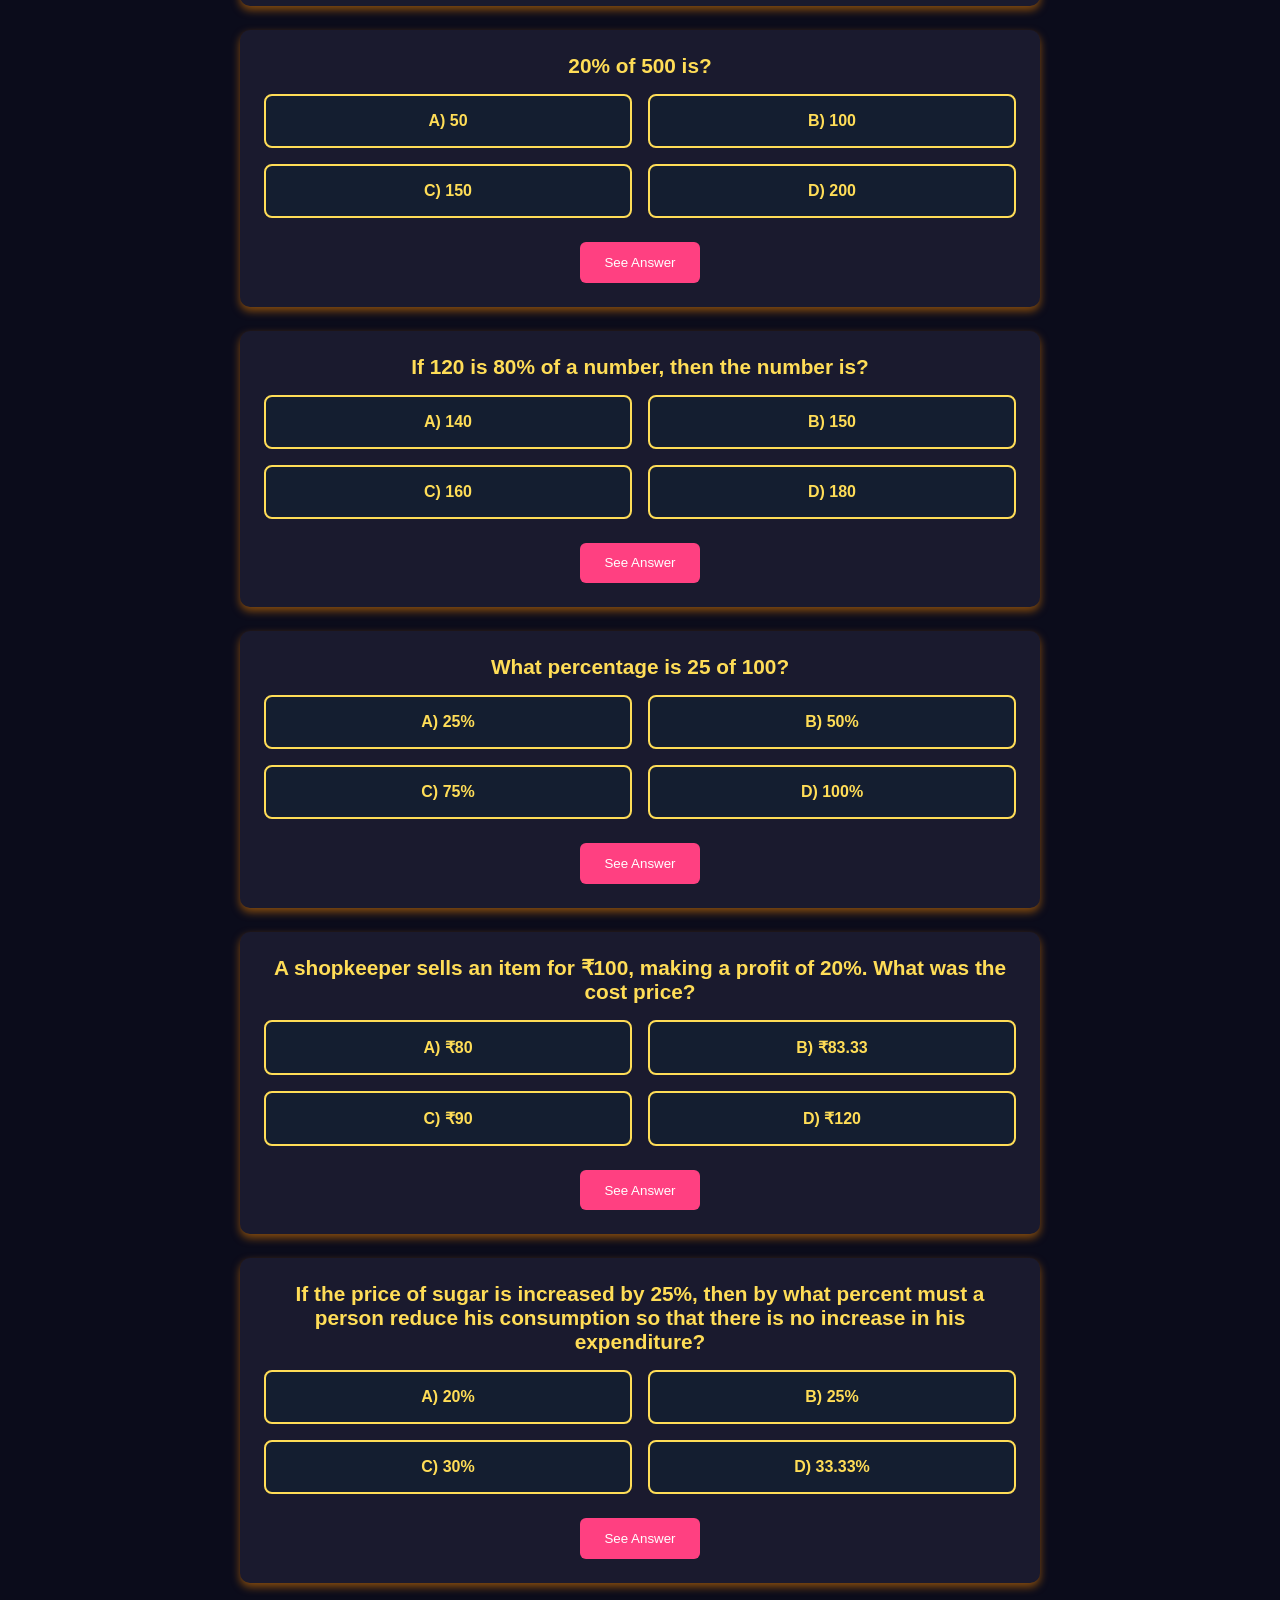
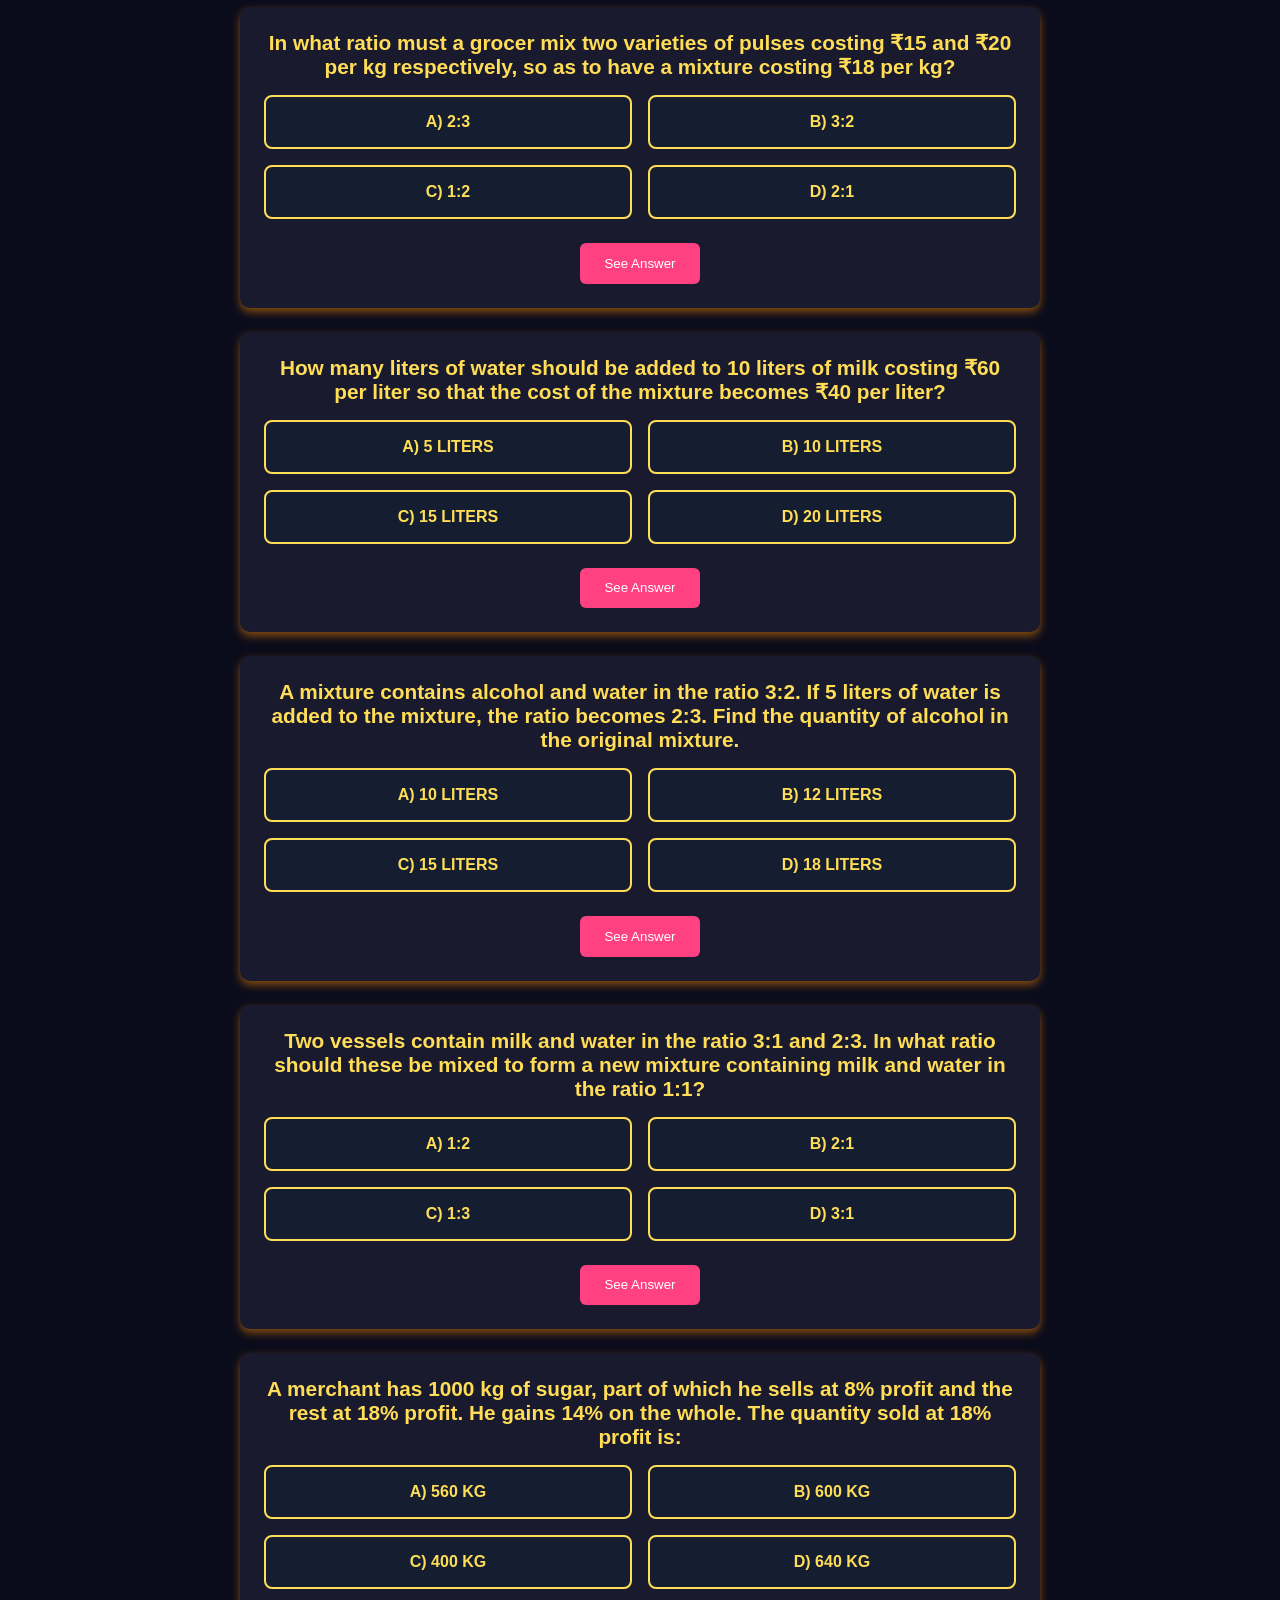
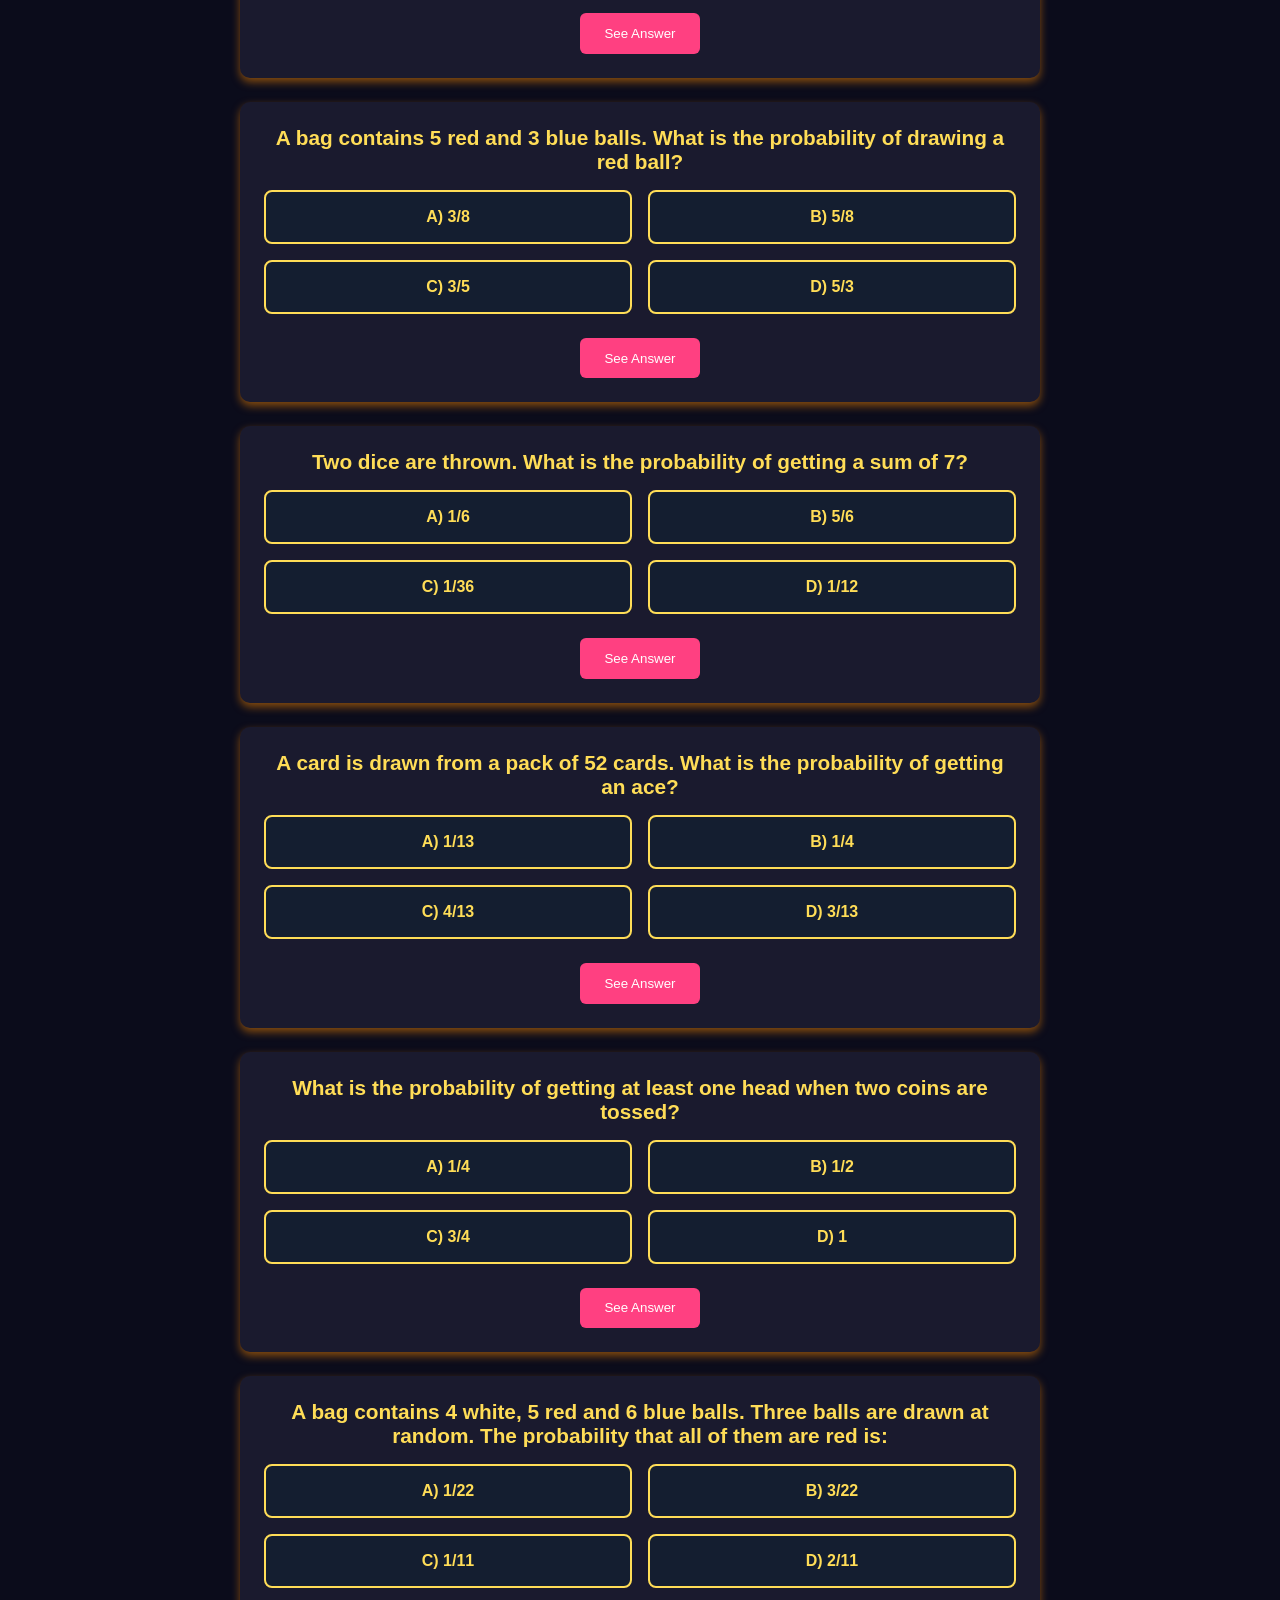
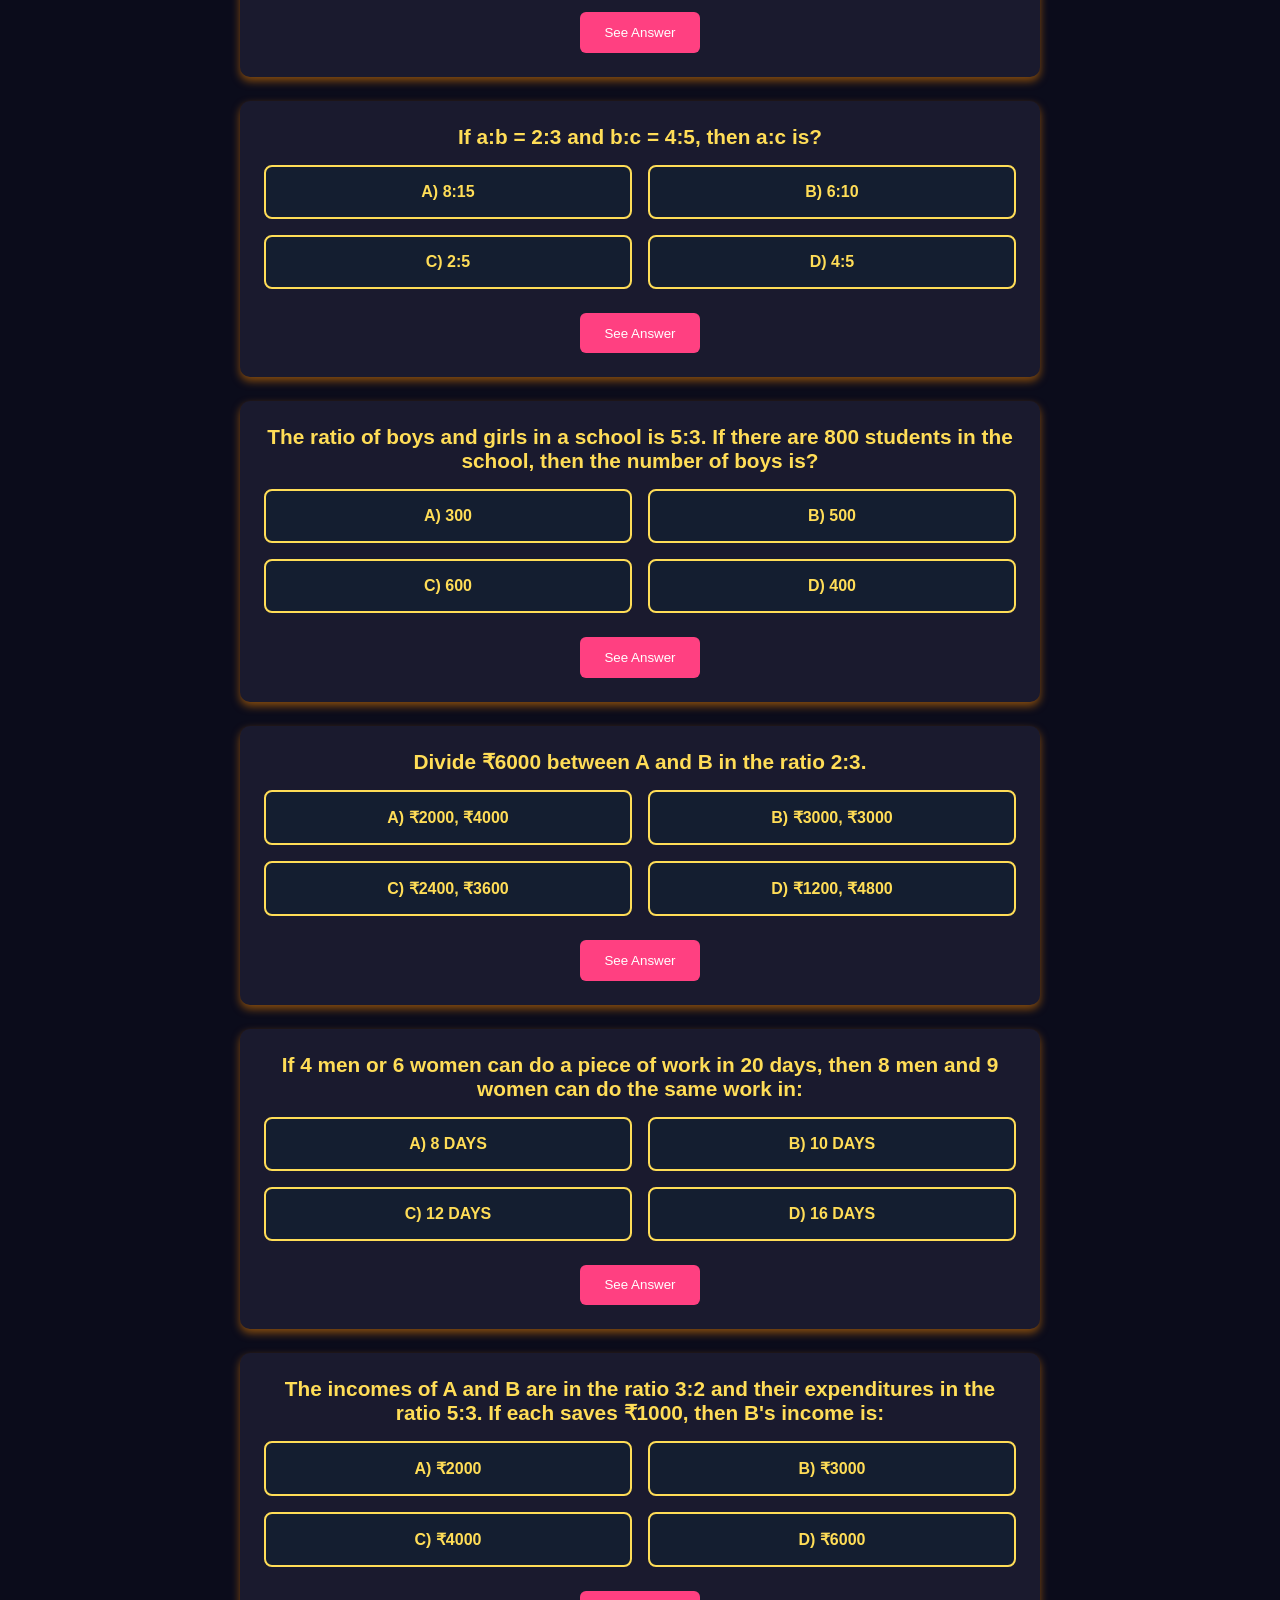
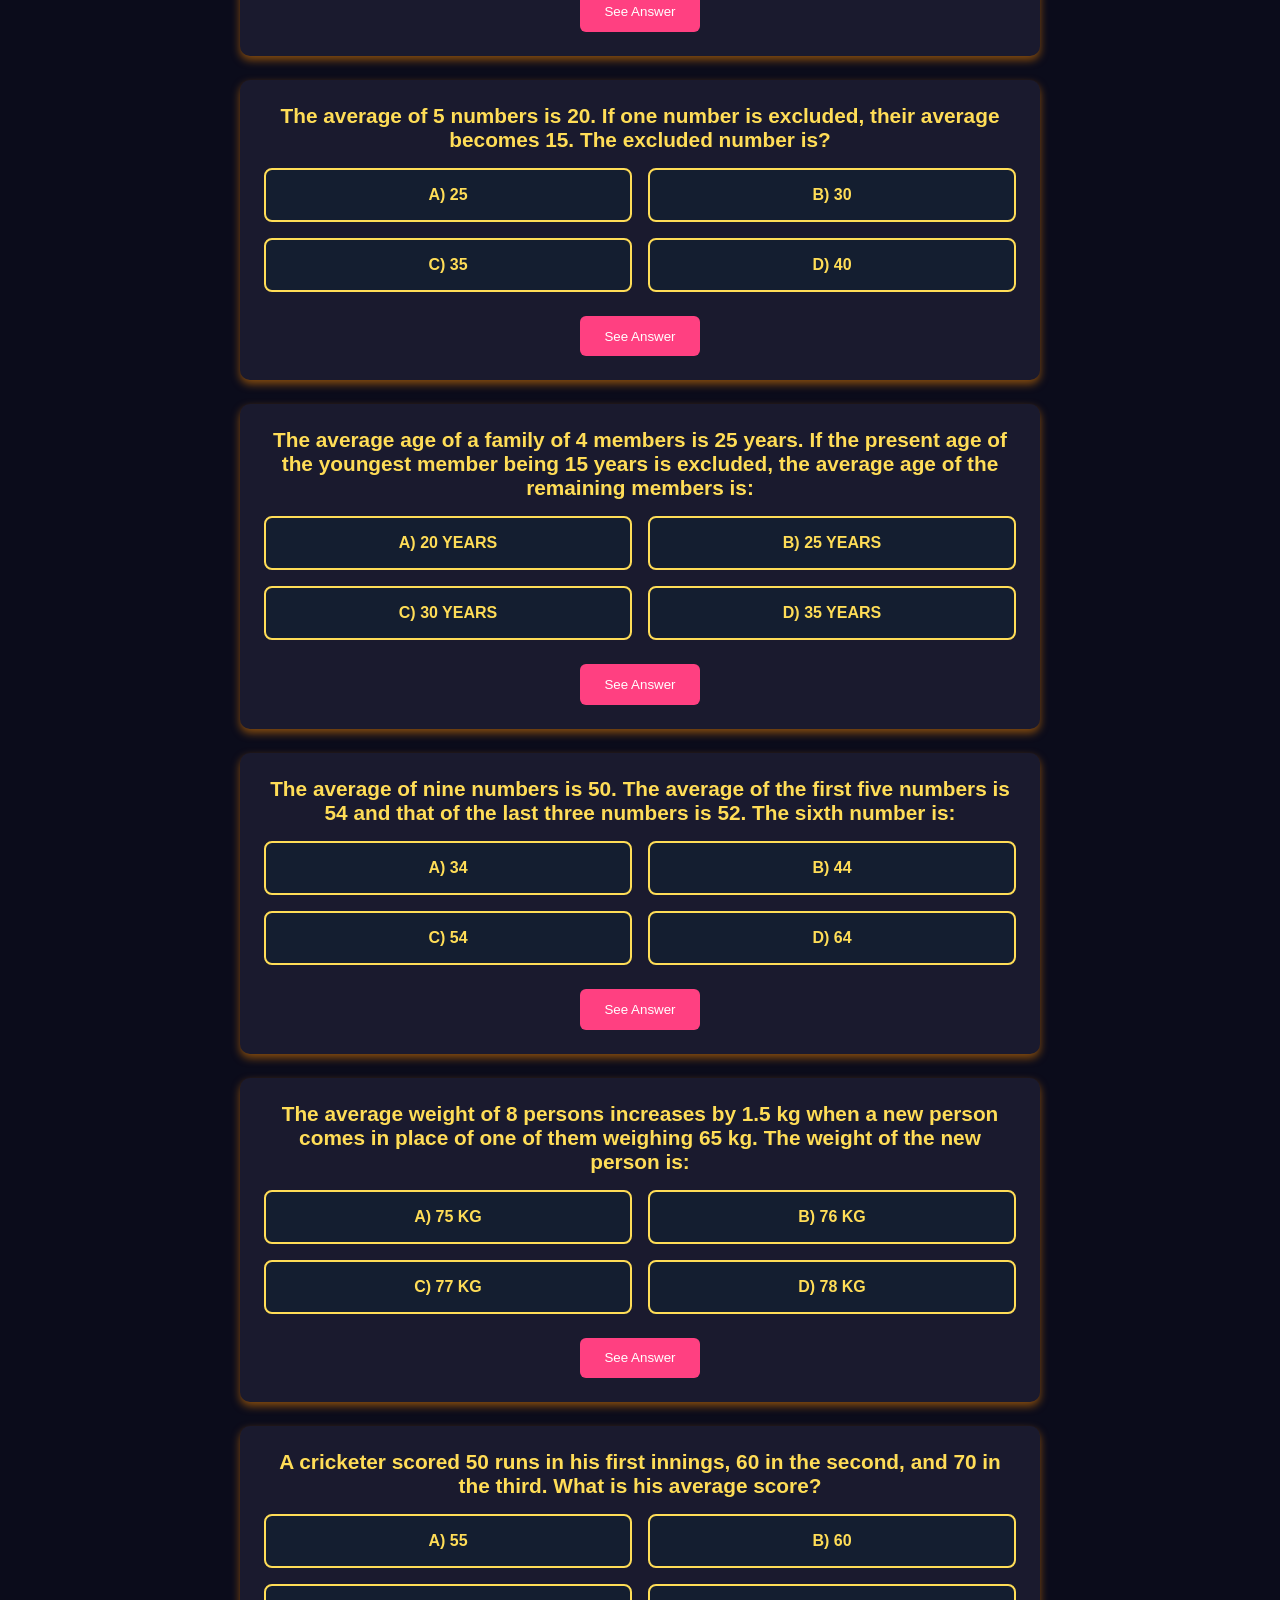
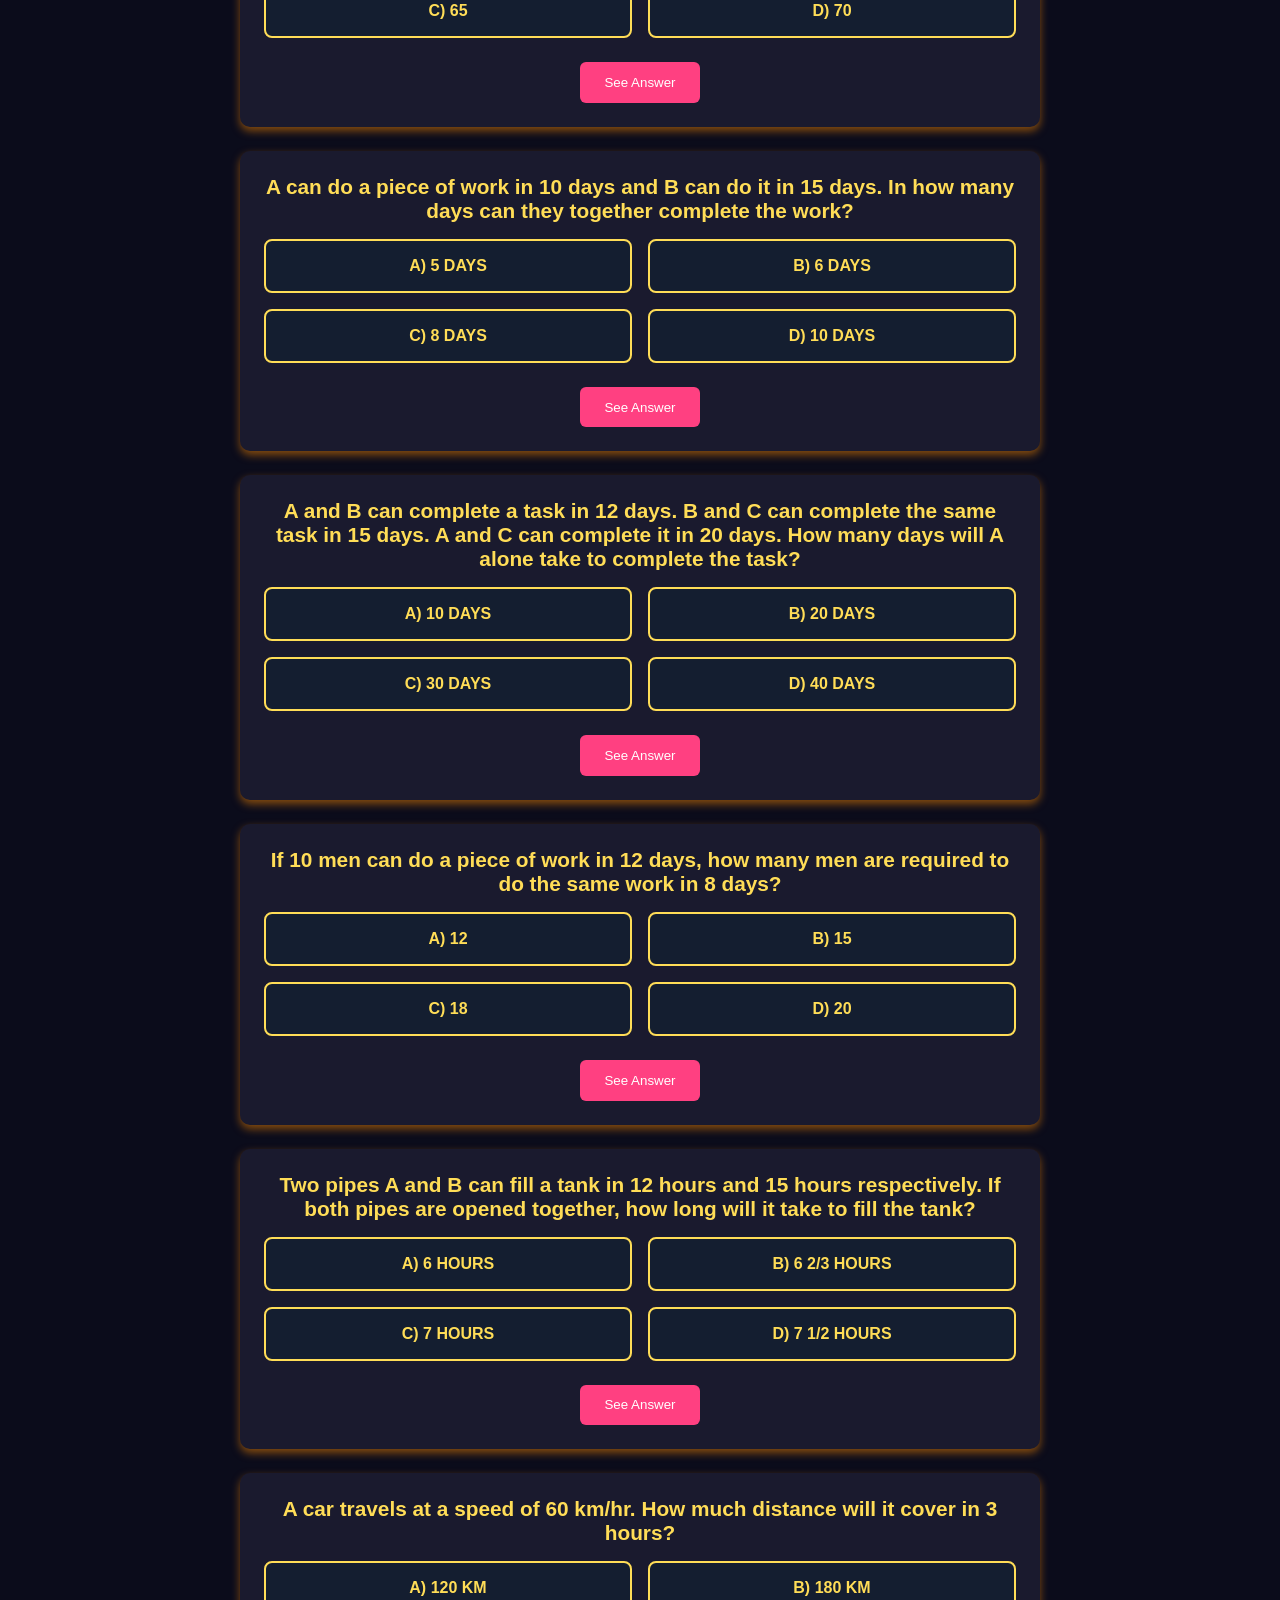
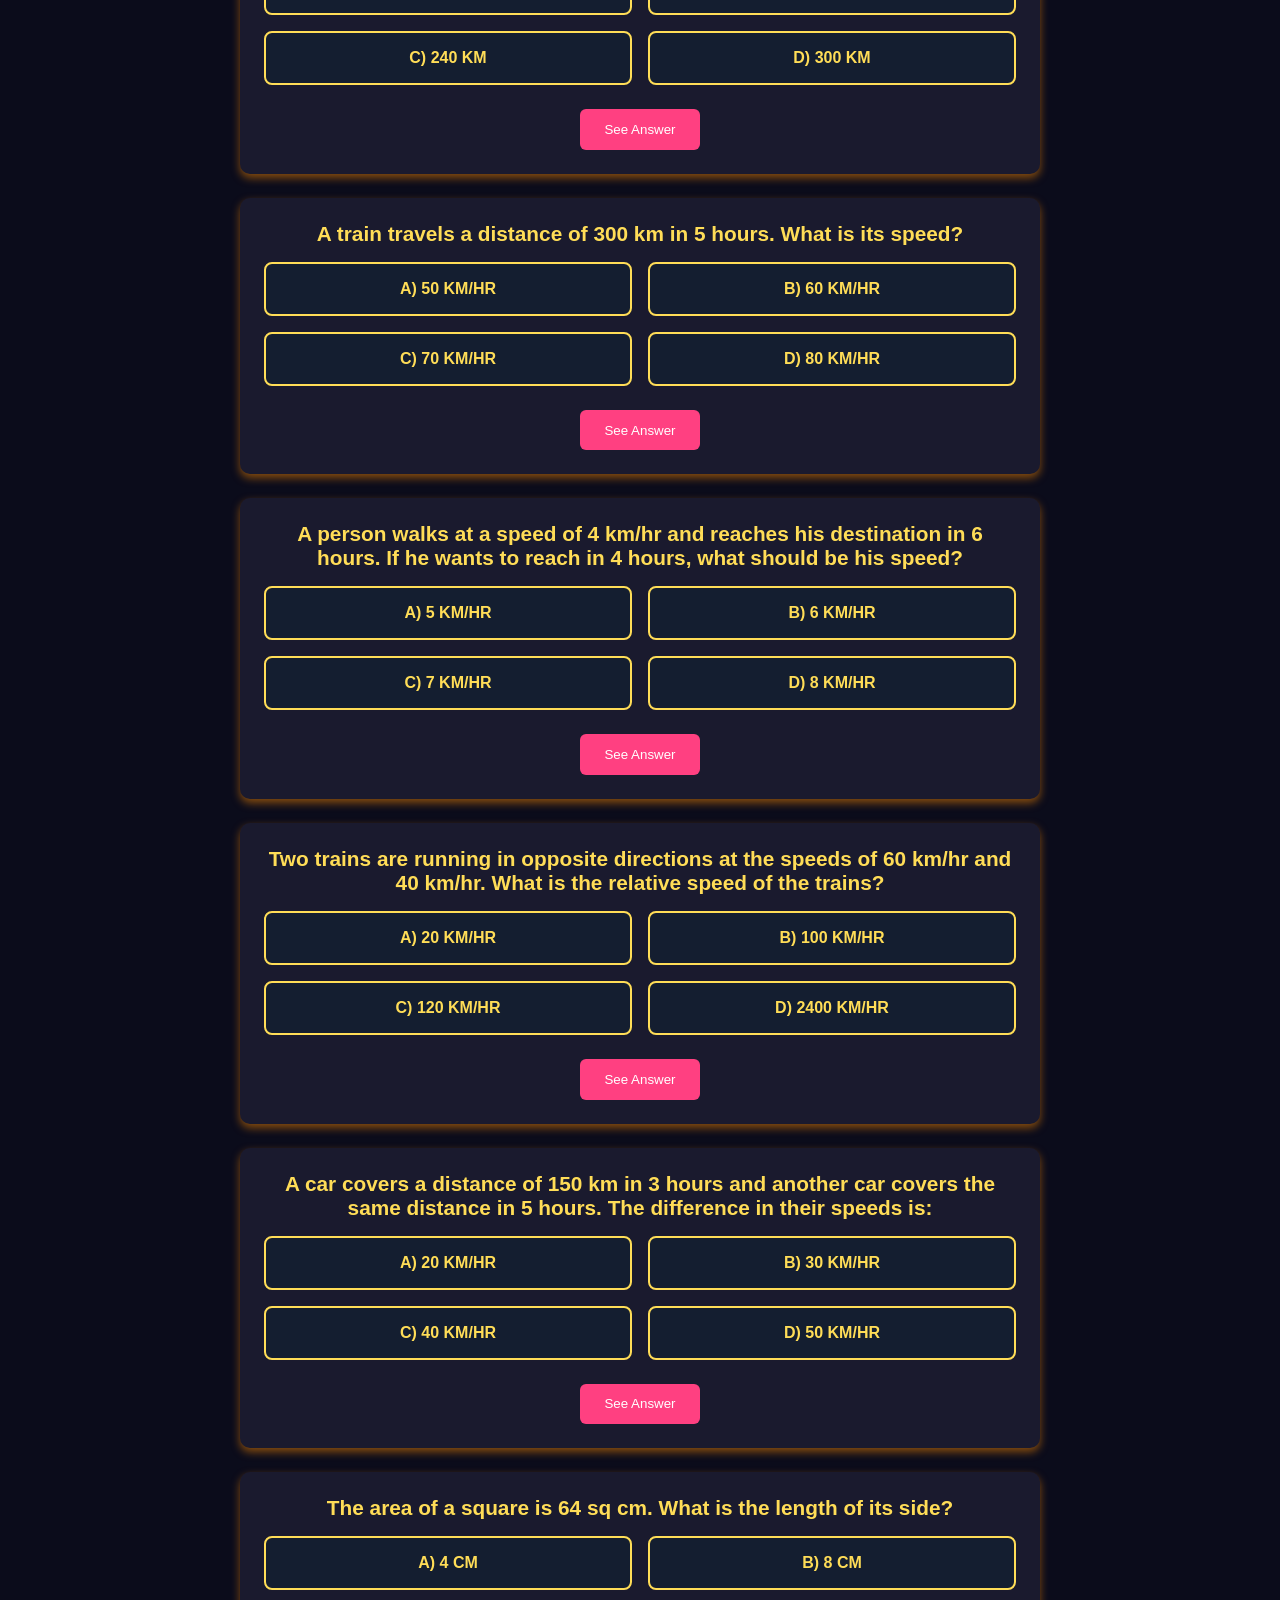
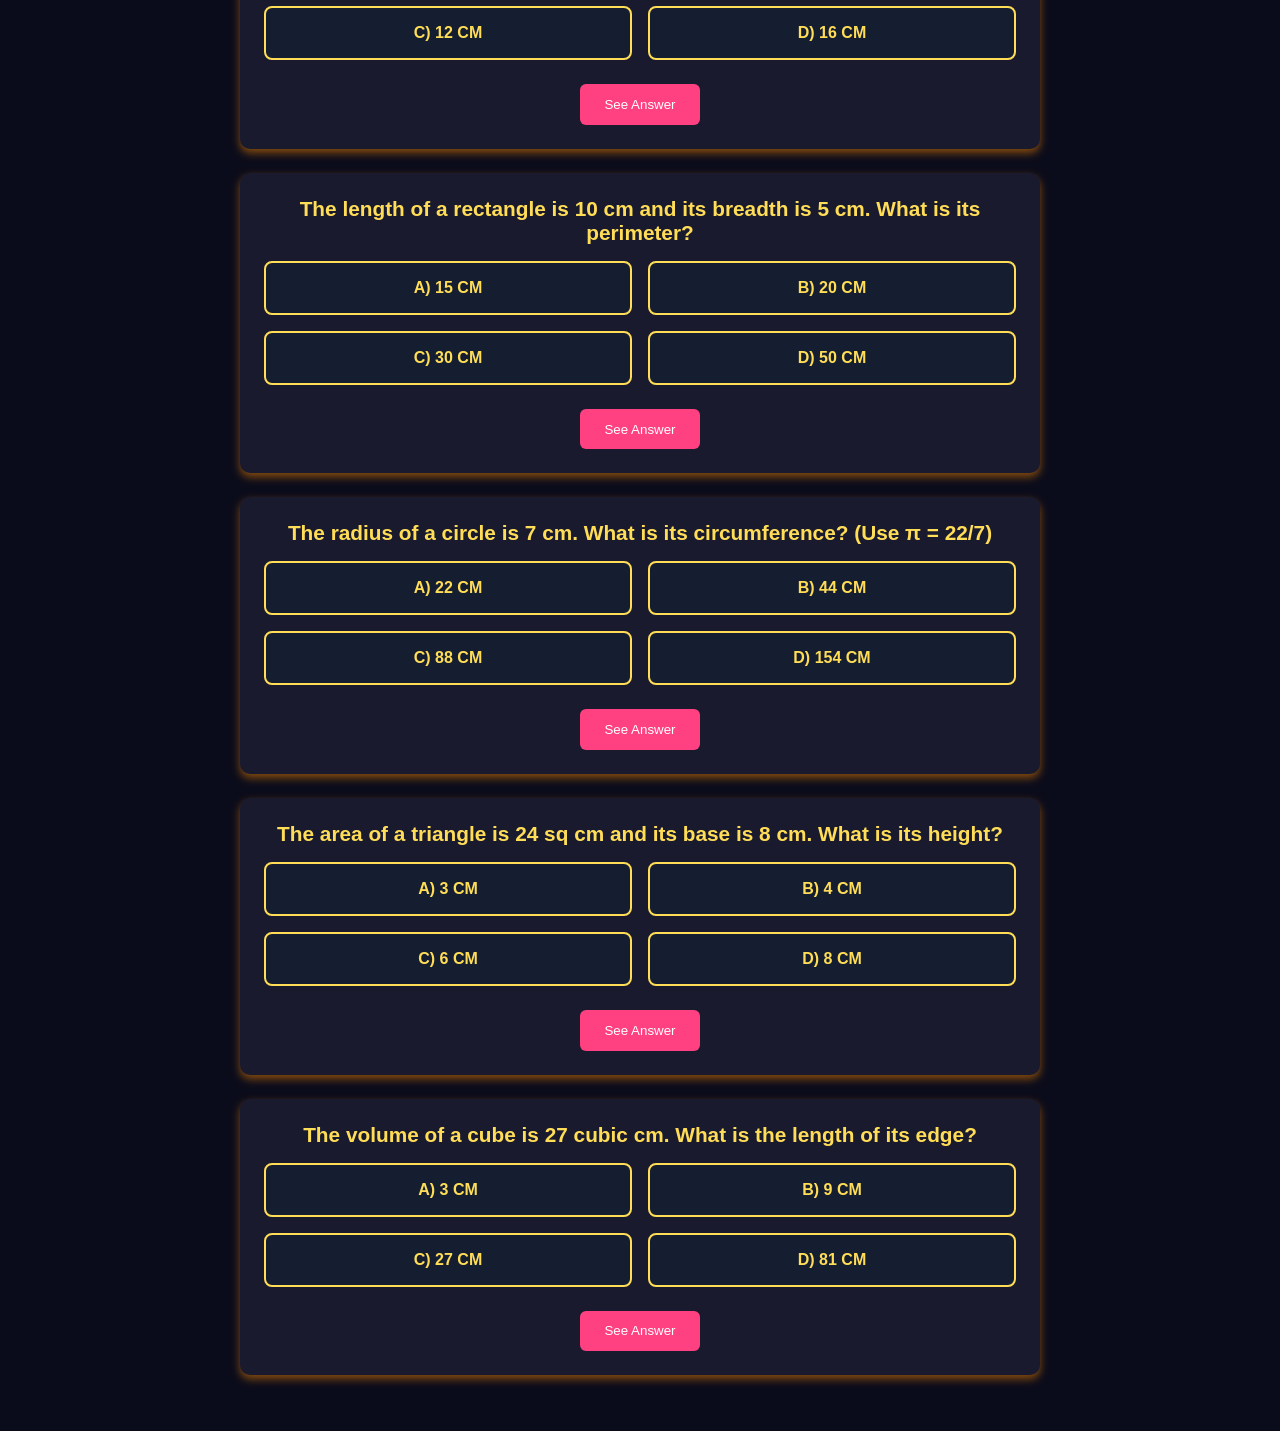
<file: html/quiz4.html>
<!DOCTYPE html>
<html lang="en">
<head>
    <meta charset="UTF-8">
    <meta name="viewport" content="width=device-width, initial-scale=1.0">
    <title>Quiz</title>
    <link rel="stylesheet" href="/css/quiz.css">
    <link rel="icon" type=""image/png" href="/assets/logo.png">
</head>
<body>
    <div class="quiz-container">
        <!-- Seating Arrangements Questions -->
        <section class="question-section">
            <div class="question-box">Five people are sitting in a row. A is to the left of B, but not next to C. D is to the right of E, who is to the left of C. Who is sitting in the middle?</div>
            <div class="options">
                <button class="option" onclick="checkAnswer(this, 'A')">A) A</button>
                <button class="option" onclick="checkAnswer(this, 'B')">B) B</button>
                <button class="option" onclick="checkAnswer(this, 'C')">C) C</button>
                <button class="option" onclick="checkAnswer(this, 'D')">D) D</button>
            </div>
            <button class="see-answer" onclick="showAnswer(this)">See Answer</button>
            <p class="correct-answer hidden">Correct Answer: C</p>
        </section>

        <section class="question-section">
            <div class="question-box">Seven people are sitting around a circular table. A is between B and C. D is between E and F. G is to the left of B. Who is sitting opposite to A?</div>
            <div class="options">
                <button class="option" onclick="checkAnswer(this, 'A')">A) D</button>
                <button class="option" onclick="checkAnswer(this, 'B')">B) E</button>
                <button class="option" onclick="checkAnswer(this, 'C')">C) F</button>
                <button class="option" onclick="checkAnswer(this, 'D')">D) G</button>
            </div>
            <button class="see-answer" onclick="showAnswer(this)">See Answer</button>
            <p class="correct-answer hidden">Correct Answer: D</p>
        </section>

        <section class="question-section">
            <div class="question-box">Six friends are sitting in a circle facing the center. P is between Q and S. R is between T and U. Q is not next to T. Who is sitting to the immediate right of P?</div>
            <div class="options">
                <button class="option" onclick="checkAnswer(this, 'A')">A) Q</button>
                <button class="option" onclick="checkAnswer(this, 'B')">B) S</button>
                <button class="option" onclick="checkAnswer(this, 'C')">C) R</button>
                <button class="option" onclick="checkAnswer(this, 'D')">D) T</button>
            </div>
            <button class="see-answer" onclick="showAnswer(this)">See Answer</button>
            <p class="correct-answer hidden">Correct Answer: B</p>
        </section>

        <section class="question-section">
            <div class="question-box">A, B, C, D, and E are sitting on a bench. B is between A and C. A is not next to D. E is not next to C. D is to the left of E. Who are at the extremes?</div>
            <div class="options">
                <button class="option" onclick="checkAnswer(this, 'A')">A) A and C</button>
                <button class="option" onclick="checkAnswer(this, 'B')">B) D and E</button>
                <button class="option" onclick="checkAnswer(this, 'C')">C) A and D</button>
                <button class="option" onclick="checkAnswer(this, 'D')">D) C and E</button>
            </div>
            <button class="see-answer" onclick="showAnswer(this)">See Answer</button>
            <p class="correct-answer hidden">Correct Answer: C</p>
        </section>

        <section class="question-section">
            <div class="question-box">Eight people are sitting around a square table, two on each side. A and B are on the same side. C is opposite to A. D is next to B. E is next to C. F is opposite to D. G is not next to E. H is not next to F. Who is sitting opposite to B?</div>
            <div class="options">
                <button class="option" onclick="checkAnswer(this, 'A')">A) E</button>
                <button class="option" onclick="checkAnswer(this, 'B')">B) F</button>
                <button class="option" onclick="checkAnswer(this, 'C')">C) G</button>
                <button class="option" onclick="checkAnswer(this, 'D')">D) H</button>
            </div>
            <button class="see-answer" onclick="showAnswer(this)">See Answer</button>
            <p class="correct-answer hidden">Correct Answer: H</p>
        </section>

        <!-- Series Questions -->
        <section class="question-section">
            <div class="question-box">2, 6, 12, 20, 30, ?</div>
            <div class="options">
                <button class="option" onclick="checkAnswer(this, 'A')">A) 40</button>
                <button class="option" onclick="checkAnswer(this, 'B')">B) 42</button>
                <button class="option" onclick="checkAnswer(this, 'C')">C) 44</button>
                <button class="option" onclick="checkAnswer(this, 'D')">D) 46</button>
            </div>
            <button class="see-answer" onclick="showAnswer(this)">See Answer</button>
            <p class="correct-answer hidden">Correct Answer: B</p>
        </section>

        <section class="question-section">
            <div class="question-box">1, 4, 9, 16, 25, ?</div>
            <div class="options">
                <button class="option" onclick="checkAnswer(this, 'A')">A) 30</button>
                <button class="option" onclick="checkAnswer(this, 'B')">B) 35</button>
                <button class="option" onclick="checkAnswer(this, 'C')">C) 36</button>
                <button class="option" onclick="checkAnswer(this, 'D')">D) 40</button>
            </div>
            <button class="see-answer" onclick="showAnswer(this)">See Answer</button>
            <p class="correct-answer hidden">Correct Answer: C</p>
        </section>

        <section class="question-section">
            <div class="question-box">3, 8, 15, 24, 35, ?</div>
            <div class="options">
                <button class="option" onclick="checkAnswer(this, 'A')">A) 46</button>
                <button class="option" onclick="checkAnswer(this, 'B')">B) 48</button>
                <button class="option" onclick="checkAnswer(this, 'C')">C) 50</button>
                <button class="option" onclick="checkAnswer(this, 'D')">D) 52</button>
            </div>
            <button class="see-answer" onclick="showAnswer(this)">See Answer</button>
            <p class="correct-answer hidden">Correct Answer: B</p>
        </section>

        <section class="question-section">
            <div class="question-box">2, 5, 10, 17, 26, ?</div>
            <div class="options">
                <button class="option" onclick="checkAnswer(this, 'A')">A) 35</button>
                <button class="option" onclick="checkAnswer(this, 'B')">B) 37</button>
                <button class="option" onclick="checkAnswer(this, 'C')">C) 40</button>
                <button class="option" onclick="checkAnswer(this, 'D')">D) 42</button>
            </div>
            <button class="see-answer" onclick="showAnswer(this)">See Answer</button>
            <p class="correct-answer hidden">Correct Answer: B</p>
        </section>

        <section class="question-section">
            <div class="question-box">1, 3, 7, 15, 31, ?</div>
            <div class="options">
                <button class="option" onclick="checkAnswer(this, 'A')">A) 62</button>
                <button class="option" onclick="checkAnswer(this, 'B')">B) 63</button>
                <button class="option" onclick="checkAnswer(this, 'C')">C) 64</button>
                <button class="option" onclick="checkAnswer(this, 'D')">D) 65</button>
            </div>
            <button class="see-answer" onclick="showAnswer(this)">See Answer</button>
            <p class="correct-answer hidden">Correct Answer: B</p>
        </section>

        <!-- Percentages Questions -->
        <section class="question-section">
            <div class="question-box">20% of 500 is?</div>
            <div class="options">
                <button class="option" onclick="checkAnswer(this, 'A')">A) 50</button>
                <button class="option" onclick="checkAnswer(this, 'B')">B) 100</button>
                <button class="option" onclick="checkAnswer(this, 'C')">C) 150</button>
                <button class="option" onclick="checkAnswer(this, 'D')">D) 200</button>
            </div>
            <button class="see-answer" onclick="showAnswer(this)">See Answer</button>
            <p class="correct-answer hidden">Correct Answer: B</p>
        </section>

        <section class="question-section">
            <div class="question-box">If 120 is 80% of a number, then the number is?</div>
            <div class="options">
                <button class="option" onclick="checkAnswer(this, 'A')">A) 140</button>
                <button class="option" onclick="checkAnswer(this, 'B')">B) 150</button>
                <button class="option" onclick="checkAnswer(this, 'C')">C) 160</button>
                <button class="option" onclick="checkAnswer(this, 'D')">D) 180</button>
            </div>
            <button class="see-answer" onclick="showAnswer(this)">See Answer</button>
            <p class="correct-answer hidden">Correct Answer: B</p>
        </section>

        <section class="question-section">
            <div class="question-box">What percentage is 25 of 100?</div>
            <div class="options">
                <button class="option" onclick="checkAnswer(this, 'A')">A) 25%</button>
                <button class="option" onclick="checkAnswer(this, 'B')">B) 50%</button>
                <button class="option" onclick="checkAnswer(this, 'C')">C) 75%</button>
                <button class="option" onclick="checkAnswer(this, 'D')">D) 100%</button>
            </div>
            <button class="see-answer" onclick="showAnswer(this)">See Answer</button>
            <p class="correct-answer hidden">Correct Answer: A</p>
        </section>

        <section class="question-section">
            <div class="question-box">A shopkeeper sells an item for ₹100, making a profit of 20%. What was the cost price?</div>
            <div class="options">
                <button class="option" onclick="checkAnswer(this, 'A')">A) ₹80</button>
                <button class="option" onclick="checkAnswer(this, 'B')">B) ₹83.33</button>
                <button class="option" onclick="checkAnswer(this, 'C')">C) ₹90</button>
                <button class="option" onclick="checkAnswer(this, 'D')">D) ₹120</button>
            </div>
            <button class="see-answer" onclick="showAnswer(this)">See Answer</button>
            <p class="correct-answer hidden">Correct Answer: B</p>
        </section>

        <section class="question-section">
            <div class="question-box">If the price of sugar is increased by 25%, then by what percent must a person reduce his consumption so that there is no increase in his expenditure?</div>
            <div class="options">
                <button class="option" onclick="checkAnswer(this, 'A')">A) 20%</button>
                <button class="option" onclick="checkAnswer(this, 'B')">B) 25%</button>
                <button class="option" onclick="checkAnswer(this, 'C')">C) 30%</button>
                <button class="option" onclick="checkAnswer(this, 'D')">D) 33.33%</button>
            </div>
            <button class="see-answer" onclick="showAnswer(this)">See Answer</button>
            <p class="correct-answer hidden">Correct Answer: A</p>
        </section>

        <!-- Allegations and Mixtures Questions -->
        <section class="question-section">
            <div class="question-box">In what ratio must a grocer mix two varieties of pulses costing ₹15 and ₹20 per kg respectively, so as to have a mixture costing ₹18 per kg?</div>
            <div class="options">
                <button class="option" onclick="checkAnswer(this, 'A')">A) 2:3</button>
                <button class="option" onclick="checkAnswer(this, 'B')">B) 3:2</button>
                <button class="option" onclick="checkAnswer(this, 'C')">C) 1:2</button>
                <button class="option" onclick="checkAnswer(this, 'D')">D) 2:1</button>
            </div>
            <button class="see-answer" onclick="showAnswer(this)">See Answer</button>
            <p class="correct-answer hidden">Correct Answer: A</p>
        </section>

        <section class="question-section">
            <div class="question-box">How many liters of water should be added to 10 liters of milk costing ₹60 per liter so that the cost of the mixture becomes ₹40 per liter?</div>
            <div class="options">
                <button class="option" onclick="checkAnswer(this, 'A')">A) 5 liters</button>
                <button class="option" onclick="checkAnswer(this, 'B')">B) 10 liters</button>
                <button class="option" onclick="checkAnswer(this, 'C')">C) 15 liters</button>
                <button class="option" onclick="checkAnswer(this, 'D')">D) 20 liters</button>
            </div>
            <button class="see-answer" onclick="showAnswer(this)">See Answer</button>
            <p class="correct-answer hidden">Correct Answer: A</p>
        </section>

        <section class="question-section">
            <div class="question-box">A mixture contains alcohol and water in the ratio 3:2. If 5 liters of water is added to the mixture, the ratio becomes 2:3. Find the quantity of alcohol in the original mixture.</div>
            <div class="options">
                <button class="option" onclick="checkAnswer(this, 'A')">A) 10 liters</button>
                <button class="option" onclick="checkAnswer(this, 'B')">B) 12 liters</button>
                <button class="option" onclick="checkAnswer(this, 'C')">C) 15 liters</button>
                <button class="option" onclick="checkAnswer(this, 'D')">D) 18 liters</button>
            </div>
            <button class="see-answer" onclick="showAnswer(this)">See Answer</button>
            <p class="correct-answer hidden">Correct Answer: B</p>
        </section>

        <section class="question-section">
            <div class="question-box">Two vessels contain milk and water in the ratio 3:1 and 2:3. In what ratio should these be mixed to form a new mixture containing milk and water in the ratio 1:1?</div>
            <div class="options">
                <button class="option" onclick="checkAnswer(this, 'A')">A) 1:2</button>
                <button class="option" onclick="checkAnswer(this, 'B')">B) 2:1</button>
                <button class="option" onclick="checkAnswer(this, 'C')">C) 1:3</button>
                <button class="option" onclick="checkAnswer(this, 'D')">D) 3:1</button>
            </div>
            <button class="see-answer" onclick="showAnswer(this)">See Answer</button>
            <p class="correct-answer hidden">Correct Answer: B</p>
        </section>

        <section class="question-section">
            <div class="question-box">A merchant has 1000 kg of sugar, part of which he sells at 8% profit and the rest at 18% profit. He gains 14% on the whole. The quantity sold at 18% profit is:</div>
            <div class="options">
                <button class="option" onclick="checkAnswer(this, 'A')">A) 560 kg</button>
                <button class="option" onclick="checkAnswer(this, 'B')">B) 600 kg</button>
                <button class="option" onclick="checkAnswer(this, 'C')">C) 400 kg</button>
                <button class="option" onclick="checkAnswer(this, 'D')">D) 640 kg</button>
            </div>
            <button class="see-answer" onclick="showAnswer(this)">See Answer</button>
            <p class="correct-answer hidden">Correct Answer: B</p>
        </section>

        <!-- Probability Questions -->
        <section class="question-section">
            <div class="question-box">A bag contains 5 red and 3 blue balls. What is the probability of drawing a red ball?</div>
            <div class="options">
                <button class="option" onclick="checkAnswer(this, 'A')">A) 3/8</button>
                <button class="option" onclick="checkAnswer(this, 'B')">B) 5/8</button>
                <button class="option" onclick="checkAnswer(this, 'C')">C) 3/5</button>
                <button class="option" onclick="checkAnswer(this, 'D')">D) 5/3</button>
            </div>
            <button class="see-answer" onclick="showAnswer(this)">See Answer</button>
            <p class="correct-answer hidden">Correct Answer: B</p>
        </section>

        <section class="question-section">
            <div class="question-box">Two dice are thrown. What is the probability of getting a sum of 7?</div>
            <div class="options">
                <button class="option" onclick="checkAnswer(this, 'A')">A) 1/6</button>
                <button class="option" onclick="checkAnswer(this, 'B')">B) 5/6</button>
                <button class="option" onclick="checkAnswer(this, 'C')">C) 1/36</button>
                <button class="option" onclick="checkAnswer(this, 'D')">D) 1/12</button>
            </div>
            <button class="see-answer" onclick="showAnswer(this)">See Answer</button>
            <p class="correct-answer hidden">Correct Answer: A</p>
        </section>

        <section class="question-section">
            <div class="question-box">A card is drawn from a pack of 52 cards. What is the probability of getting an ace?</div>
            <div class="options">
                <button class="option" onclick="checkAnswer(this, 'A')">A) 1/13</button>
                <button class="option" onclick="checkAnswer(this, 'B')">B) 1/4</button>
                <button class="option" onclick="checkAnswer(this, 'C')">C) 4/13</button>
                <button class="option" onclick="checkAnswer(this, 'D')">D) 3/13</button>
            </div>
            <button class="see-answer" onclick="showAnswer(this)">See Answer</button>
            <p class="correct-answer hidden">Correct Answer: A</p>
        </section>

        <section class="question-section">
            <div class="question-box">What is the probability of getting at least one head when two coins are tossed?</div>
            <div class="options">
                <button class="option" onclick="checkAnswer(this, 'A')">A) 1/4</button>
                <button class="option" onclick="checkAnswer(this, 'B')">B) 1/2</button>
                <button class="option" onclick="checkAnswer(this, 'C')">C) 3/4</button>
                <button class="option" onclick="checkAnswer(this, 'D')">D) 1</button>
            </div>
            <button class="see-answer" onclick="showAnswer(this)">See Answer</button>
            <p class="correct-answer hidden">Correct Answer: C</p>
        </section>

        <section class="question-section">
            <div class="question-box">A bag contains 4 white, 5 red and 6 blue balls. Three balls are drawn at random. The probability that all of them are red is:</div>
            <div class="options">
                <button class="option" onclick="checkAnswer(this, 'A')">A) 1/22</button>
                <button class="option" onclick="checkAnswer(this, 'B')">B) 3/22</button>
                <button class="option" onclick="checkAnswer(this, 'C')">C) 1/11</button>
                <button class="option" onclick="checkAnswer(this, 'D')">D) 2/11</button>
            </div>
            <button class="see-answer" onclick="showAnswer(this)">See Answer</button>
            <p class="correct-answer hidden">Correct Answer: A</p>
        </section>

        <!-- Ratios and Proportions Questions -->
        <section class="question-section">
            <div class="question-box">If a:b = 2:3 and b:c = 4:5, then a:c is?</div>
            <div class="options">
                <button class="option" onclick="checkAnswer(this, 'A')">A) 8:15</button>
                <button class="option" onclick="checkAnswer(this, 'B')">B) 6:10</button>
                <button class="option" onclick="checkAnswer(this, 'C')">C) 2:5</button>
                <button class="option" onclick="checkAnswer(this, 'D')">D) 4:5</button>
            </div>
            <button class="see-answer" onclick="showAnswer(this)">See Answer</button>
            <p class="correct-answer hidden">Correct Answer: A</p>
        </section>

        <section class="question-section">
            <div class="question-box">The ratio of boys and girls in a school is 5:3. If there are 800 students in the school, then the number of boys is?</div>
            <div class="options">
                <button class="option" onclick="checkAnswer(this, 'A')">A) 300</button>
                <button class="option" onclick="checkAnswer(this, 'B')">B) 500</button>
                <button class="option" onclick="checkAnswer(this, 'C')">C) 600</button>
                <button class="option" onclick="checkAnswer(this, 'D')">D) 400</button>
            </div>
            <button class="see-answer" onclick="showAnswer(this)">See Answer</button>
            <p class="correct-answer hidden">Correct Answer: B</p>
        </section>

        <section class="question-section">
            <div class="question-box">Divide ₹6000 between A and B in the ratio 2:3.</div>
            <div class="options">
                <button class="option" onclick="checkAnswer(this, 'A')">A) ₹2000, ₹4000</button>
                <button class="option" onclick="checkAnswer(this, 'B')">B) ₹3000, ₹3000</button>
                <button class="option" onclick="checkAnswer(this, 'C')">C) ₹2400, ₹3600</button>
                <button class="option" onclick="checkAnswer(this, 'D')">D) ₹1200, ₹4800</button>
            </div>
            <button class="see-answer" onclick="showAnswer(this)">See Answer</button>
            <p class="correct-answer hidden">Correct Answer: C</p>
        </section>

        <section class="question-section">
            <div class="question-box">If 4 men or 6 women can do a piece of work in 20 days, then 8 men and 9 women can do the same work in:</div>
            <div class="options">
                <button class="option" onclick="checkAnswer(this, 'A')">A) 8 days</button>
                <button class="option" onclick="checkAnswer(this, 'B')">B) 10 days</button>
                <button class="option" onclick="checkAnswer(this, 'C')">C) 12 days</button>
                <button class="option" onclick="checkAnswer(this, 'D')">D) 16 days</button>
            </div>
            <button class="see-answer" onclick="showAnswer(this)">See Answer</button>
            <p class="correct-answer hidden">Correct Answer: A</p>
        </section>

        <section class="question-section">
            <div class="question-box">The incomes of A and B are in the ratio 3:2 and their expenditures in the ratio 5:3. If each saves ₹1000, then B's income is:</div>
            <div class="options">
                <button class="option" onclick="checkAnswer(this, 'A')">A) ₹2000</button>
                <button class="option" onclick="checkAnswer(this, 'B')">B) ₹3000</button>
                <button class="option" onclick="checkAnswer(this, 'C')">C) ₹4000</button>
                <button class="option" onclick="checkAnswer(this, 'D')">D) ₹6000</button>
            </div>
            <button class="see-answer" onclick="showAnswer(this)">See Answer</button>
            <p class="correct-answer hidden">Correct Answer: C</p>
        </section>

        <!-- Averages Questions -->
        <section class="question-section">
            <div class="question-box">The average of 5 numbers is 20. If one number is excluded, their average becomes 15. The excluded number is?</div>
            <div class="options">
                <button class="option" onclick="checkAnswer(this, 'A')">A) 25</button>
                <button class="option" onclick="checkAnswer(this, 'B')">B) 30</button>
                <button class="option" onclick="checkAnswer(this, 'C')">C) 35</button>
                <button class="option" onclick="checkAnswer(this, 'D')">D) 40</button>
            </div>
            <button class="see-answer" onclick="showAnswer(this)">See Answer</button>
            <p class="correct-answer hidden">Correct Answer: A</p>
        </section>

        <section class="question-section">
            <div class="question-box">The average age of a family of 4 members is 25 years. If the present age of the youngest member being 15 years is excluded, the average age of the remaining members is:</div>
            <div class="options">
                <button class="option" onclick="checkAnswer(this, 'A')">A) 20 years</button>
                <button class="option" onclick="checkAnswer(this, 'B')">B) 25 years</button>
                <button class="option" onclick="checkAnswer(this, 'C')">C) 30 years</button>
                <button class="option" onclick="checkAnswer(this, 'D')">D) 35 years</button>
            </div>
            <button class="see-answer" onclick="showAnswer(this)">See Answer</button>
            <p class="correct-answer hidden">Correct Answer: C</p>
        </section>

        <section class="question-section">
            <div class="question-box">The average of nine numbers is 50. The average of the first five numbers is 54 and that of the last three numbers is 52. The sixth number is:</div>
            <div class="options">
                <button class="option" onclick="checkAnswer(this, 'A')">A) 34</button>
                <button class="option" onclick="checkAnswer(this, 'B')">B) 44</button>
                <button class="option" onclick="checkAnswer(this, 'C')">C) 54</button>
                <button class="option" onclick="checkAnswer(this, 'D')">D) 64</button>
            </div>
            <button class="see-answer" onclick="showAnswer(this)">See Answer</button>
            <p class="correct-answer hidden">Correct Answer: A</p>
        </section>

        <section class="question-section">
            <div class="question-box">The average weight of 8 persons increases by 1.5 kg when a new person comes in place of one of them weighing 65 kg. The weight of the new person is:</div>
            <div class="options">
                <button class="option" onclick="checkAnswer(this, 'A')">A) 75 kg</button>
                <button class="option" onclick="checkAnswer(this, 'B')">B) 76 kg</button>
                <button class="option" onclick="checkAnswer(this, 'C')">C) 77 kg</button>
                <button class="option" onclick="checkAnswer(this, 'D')">D) 78 kg</button>
            </div>
            <button class="see-answer" onclick="showAnswer(this)">See Answer</button>
            <p class="correct-answer hidden">Correct Answer: C</p>
        </section>

        <section class="question-section">
            <div class="question-box">A cricketer scored 50 runs in his first innings, 60 in the second, and 70 in the third. What is his average score?</div>
            <div class="options">
                <button class="option" onclick="checkAnswer(this, 'A')">A) 55</button>
                <button class="option" onclick="checkAnswer(this, 'B')">B) 60</button>
                <button class="option" onclick="checkAnswer(this, 'C')">C) 65</button>
                <button class="option" onclick="checkAnswer(this, 'D')">D) 70</button>
            </div>
            <button class="see-answer" onclick="showAnswer(this)">See Answer</button>
            <p class="correct-answer hidden">Correct Answer: B</p>
        </section>

        <!-- Work and Time Questions -->
        <section class="question-section">
            <div class="question-box">A can do a piece of work in 10 days and B can do it in 15 days. In how many days can they together complete the work?</div>
            <div class="options">
                <button class="option" onclick="checkAnswer(this, 'A')">A) 5 days</button>
                <button class="option" onclick="checkAnswer(this, 'B')">B) 6 days</button>
                <button class="option" onclick="checkAnswer(this, 'C')">C) 8 days</button>
                <button class="option" onclick="checkAnswer(this, 'D')">D) 10 days</button>
            </div>
            <button class="see-answer" onclick="showAnswer(this)">See Answer</button>
            <p class="correct-answer hidden">Correct Answer: B</p>
        </section>

        <section class="question-section">
            <div class="question-box">A and B can complete a task in 12 days. B and C can complete the same task in 15 days. A and C can complete it in 20 days. How many days will A alone take to complete the task?</div>
            <div class="options">
                <button class="option" onclick="checkAnswer(this, 'A')">A) 10 days</button>
                <button class="option" onclick="checkAnswer(this, 'B')">B) 20 days</button>
                <button class="option" onclick="checkAnswer(this, 'C')">C) 30 days</button>
                <button class="option" onclick="checkAnswer(this, 'D')">D) 40 days</button>
            </div>
            <button class="see-answer" onclick="showAnswer(this)">See Answer</button>
            <p class="correct-answer hidden">Correct Answer: B</p>
        </section>

        <section class="question-section">
            <div class="question-box">If 10 men can do a piece of work in 12 days, how many men are required to do the same work in 8 days?</div>
            <div class="options">
                <button class="option" onclick="checkAnswer(this, 'A')">A) 12</button>
                <button class="option" onclick="checkAnswer(this, 'B')">B) 15</button>
                <button class="option" onclick="checkAnswer(this, 'C')">C) 18</button>
                <button class="option" onclick="checkAnswer(this, 'D')">D) 20</button>
            </div>
            <button class="see-answer" onclick="showAnswer(this)">See Answer</button>
            <p class="correct-answer hidden">Correct Answer: B</p>
        </section>

        <section class="question-section">
            <div class="question-box">Two pipes A and B can fill a tank in 12 hours and 15 hours respectively. If both pipes are opened together, how long will it take to fill the tank?</div>
            <div class="options">
                <button class="option" onclick="checkAnswer(this, 'A')">A) 6 hours</button>
                <button class="option" onclick="checkAnswer(this, 'B')">B) 6 2/3 hours</button>
                <button class="option" onclick="checkAnswer(this, 'C')">C) 7 hours</button>
                <button class="option" onclick="checkAnswer(this, 'D')">D) 7 1/2 hours</button>
            </div>
            <button class="see-answer" onclick="showAnswer(this)">See Answer</button>
            <p class="correct-answer hidden">Correct Answer: B</p>
        </section>

        <!-- Speed, Time, and Distance Questions -->
        <section class="question-section">
            <div class="question-box">A car travels at a speed of 60 km/hr. How much distance will it cover in 3 hours?</div>
            <div class="options">
                <button class="option" onclick="checkAnswer(this, 'A')">A) 120 km</button>
                <button class="option" onclick="checkAnswer(this, 'B')">B) 180 km</button>
                <button class="option" onclick="checkAnswer(this, 'C')">C) 240 km</button>
                <button class="option" onclick="checkAnswer(this, 'D')">D) 300 km</button>
            </div>
            <button class="see-answer" onclick="showAnswer(this)">See Answer</button>
            <p class="correct-answer hidden">Correct Answer: B</p>
        </section>

        <section class="question-section">
            <div class="question-box">A train travels a distance of 300 km in 5 hours. What is its speed?</div>
            <div class="options">
                <button class="option" onclick="checkAnswer(this, 'A')">A) 50 km/hr</button>
                <button class="option" onclick="checkAnswer(this, 'B')">B) 60 km/hr</button>
                <button class="option" onclick="checkAnswer(this, 'C')">C) 70 km/hr</button>
                <button class="option" onclick="checkAnswer(this, 'D')">D) 80 km/hr</button>
            </div>
            <button class="see-answer" onclick="showAnswer(this)">See Answer</button>
            <p class="correct-answer hidden">Correct Answer: B</p>
        </section>

        <section class="question-section">
            <div class="question-box">A person walks at a speed of 4 km/hr and reaches his destination in 6 hours. If he wants to reach in 4 hours, what should be his speed?</div>
            <div class="options">
                <button class="option" onclick="checkAnswer(this, 'A')">A) 5 km/hr</button>
                <button class="option" onclick="checkAnswer(this, 'B')">B) 6 km/hr</button>
                <button class="option" onclick="checkAnswer(this, 'C')">C) 7 km/hr</button>
                <button class="option" onclick="checkAnswer(this, 'D')">D) 8 km/hr</button>
            </div>
            <button class="see-answer" onclick="showAnswer(this)">See Answer</button>
            <p class="correct-answer hidden">Correct Answer: B</p>
        </section>

        <section class="question-section">
            <div class="question-box">Two trains are running in opposite directions at the speeds of 60 km/hr and 40 km/hr. What is the relative speed of the trains?</div>
            <div class="options">
                <button class="option" onclick="checkAnswer(this, 'A')">A) 20 km/hr</button>
                <button class="option" onclick="checkAnswer(this, 'B')">B) 100 km/hr</button>
                <button class="option" onclick="checkAnswer(this, 'C')">C) 120 km/hr</button>
                <button class="option" onclick="checkAnswer(this, 'D')">D) 2400 km/hr</button>
            </div>
            <button class="see-answer" onclick="showAnswer(this)">See Answer</button>
            <p class="correct-answer hidden">Correct Answer: B</p>
        </section>

        <section class="question-section">
            <div class="question-box">A car covers a distance of 150 km in 3 hours and another car covers the same distance in 5 hours. The difference in their speeds is:</div>
            <div class="options">
                <button class="option" onclick="checkAnswer(this, 'A')">A) 20 km/hr</button>
                <button class="option" onclick="checkAnswer(this, 'B')">B) 30 km/hr</button>
                <button class="option" onclick="checkAnswer(this, 'C')">C) 40 km/hr</button>
                <button class="option" onclick="checkAnswer(this, 'D')">D) 50 km/hr</button>
            </div>
            <button class="see-answer" onclick="showAnswer(this)">See Answer</button>
            <p class="correct-answer hidden">Correct Answer: A</p>
        </section>

        <!-- Geometry Questions -->
        <section class="question-section">
            <div class="question-box">The area of a square is 64 sq cm. What is the length of its side?</div>
            <div class="options">
                <button class="option" onclick="checkAnswer(this, 'A')">A) 4 cm</button>
                <button class="option" onclick="checkAnswer(this, 'B')">B) 8 cm</button>
                <button class="option" onclick="checkAnswer(this, 'C')">C) 12 cm</button>
                <button class="option" onclick="checkAnswer(this, 'D')">D) 16 cm</button>
            </div>
            <button class="see-answer" onclick="showAnswer(this)">See Answer</button>
            <p class="correct-answer hidden">Correct Answer: B</p>
        </section>

        <section class="question-section">
            <div class="question-box">The length of a rectangle is 10 cm and its breadth is 5 cm. What is its perimeter?</div>
            <div class="options">
                <button class="option" onclick="checkAnswer(this, 'A')">A) 15 cm</button>
                <button class="option" onclick="checkAnswer(this, 'B')">B) 20 cm</button>
                <button class="option" onclick="checkAnswer(this, 'C')">C) 30 cm</button>
                <button class="option" onclick="checkAnswer(this, 'D')">D) 50 cm</button>
            </div>
            <button class="see-answer" onclick="showAnswer(this)">See Answer</button>
            <p class="correct-answer hidden">Correct Answer: C</p>
        </section>

        <section class="question-section">
            <div class="question-box">The radius of a circle is 7 cm. What is its circumference? (Use π = 22/7)</div>
            <div class="options">
                <button class="option" onclick="checkAnswer(this, 'A')">A) 22 cm</button>
                <button class="option" onclick="checkAnswer(this, 'B')">B) 44 cm</button>
                <button class="option" onclick="checkAnswer(this, 'C')">C) 88 cm</button>
                <button class="option" onclick="checkAnswer(this, 'D')">D) 154 cm</button>
            </div>
            <button class="see-answer" onclick="showAnswer(this)">See Answer</button>
            <p class="correct-answer hidden">Correct Answer: B</p>
        </section>

        <section class="question-section">
            <div class="question-box">The area of a triangle is 24 sq cm and its base is 8 cm. What is its height?</div>
            <div class="options">
                <button class="option" onclick="checkAnswer(this, 'A')">A) 3 cm</button>
                <button class="option" onclick="checkAnswer(this, 'B')">B) 4 cm</button>
                <button class="option" onclick="checkAnswer(this, 'C')">C) 6 cm</button>
                <button class="option" onclick="checkAnswer(this, 'D')">D) 8 cm</button>
            </div>
            <button class="see-answer" onclick="showAnswer(this)">See Answer</button>
            <p class="correct-answer hidden">Correct Answer: C</p>
        </section>

        <section class="question-section">
            <div class="question-box">The volume of a cube is 27 cubic cm. What is the length of its edge?</div>
            <div class="options">
                <button class="option" onclick="checkAnswer(this, 'A')">A) 3 cm</button>
                <button class="option" onclick="checkAnswer(this, 'B')">B) 9 cm</button>
                <button class="option" onclick="checkAnswer(this, 'C')">C) 27 cm</button>
                <button class="option" onclick="checkAnswer(this, 'D')">D) 81 cm</button>
            </div>
            <button class="see-answer" onclick="showAnswer(this)">See Answer</button>
            <p class="correct-answer hidden">Correct Answer: A</p>
        </section>
    </div>

    <script src="/script/quiz.js"></script>
</body>
</html>
</file>
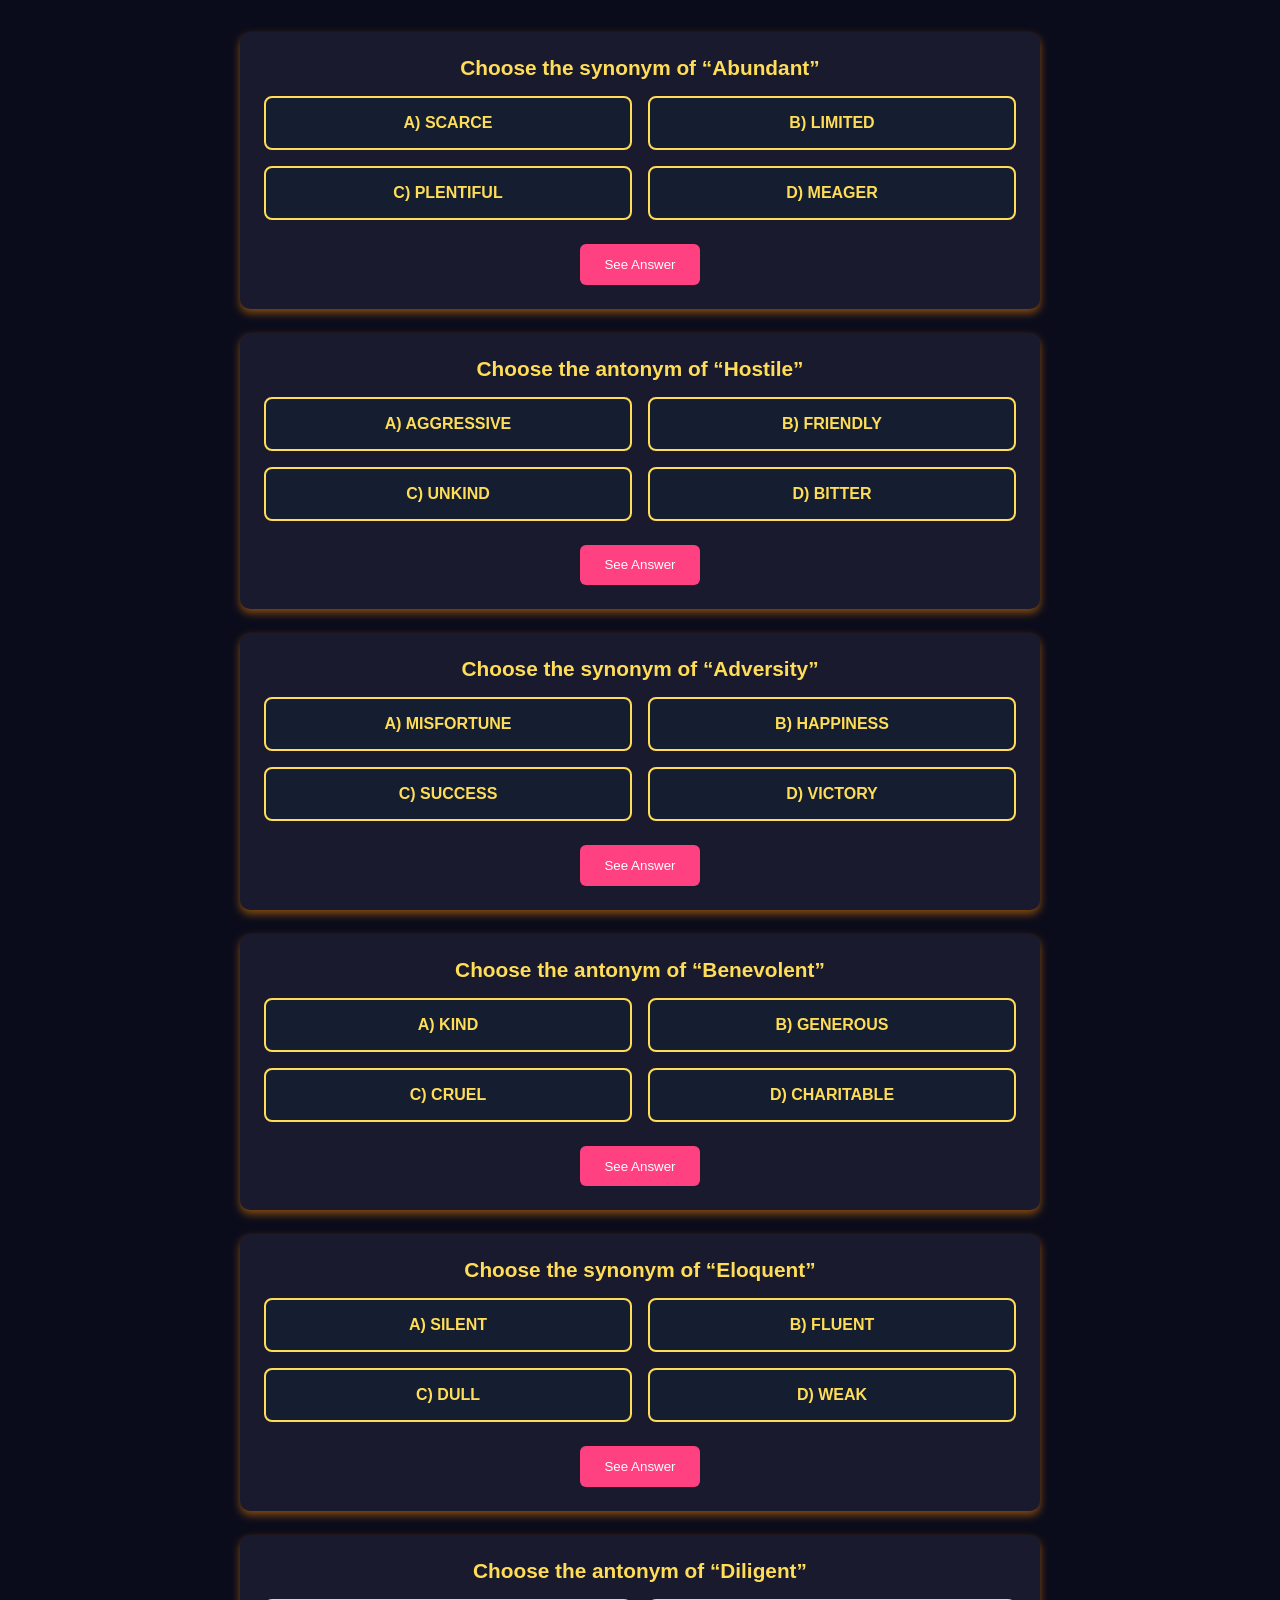
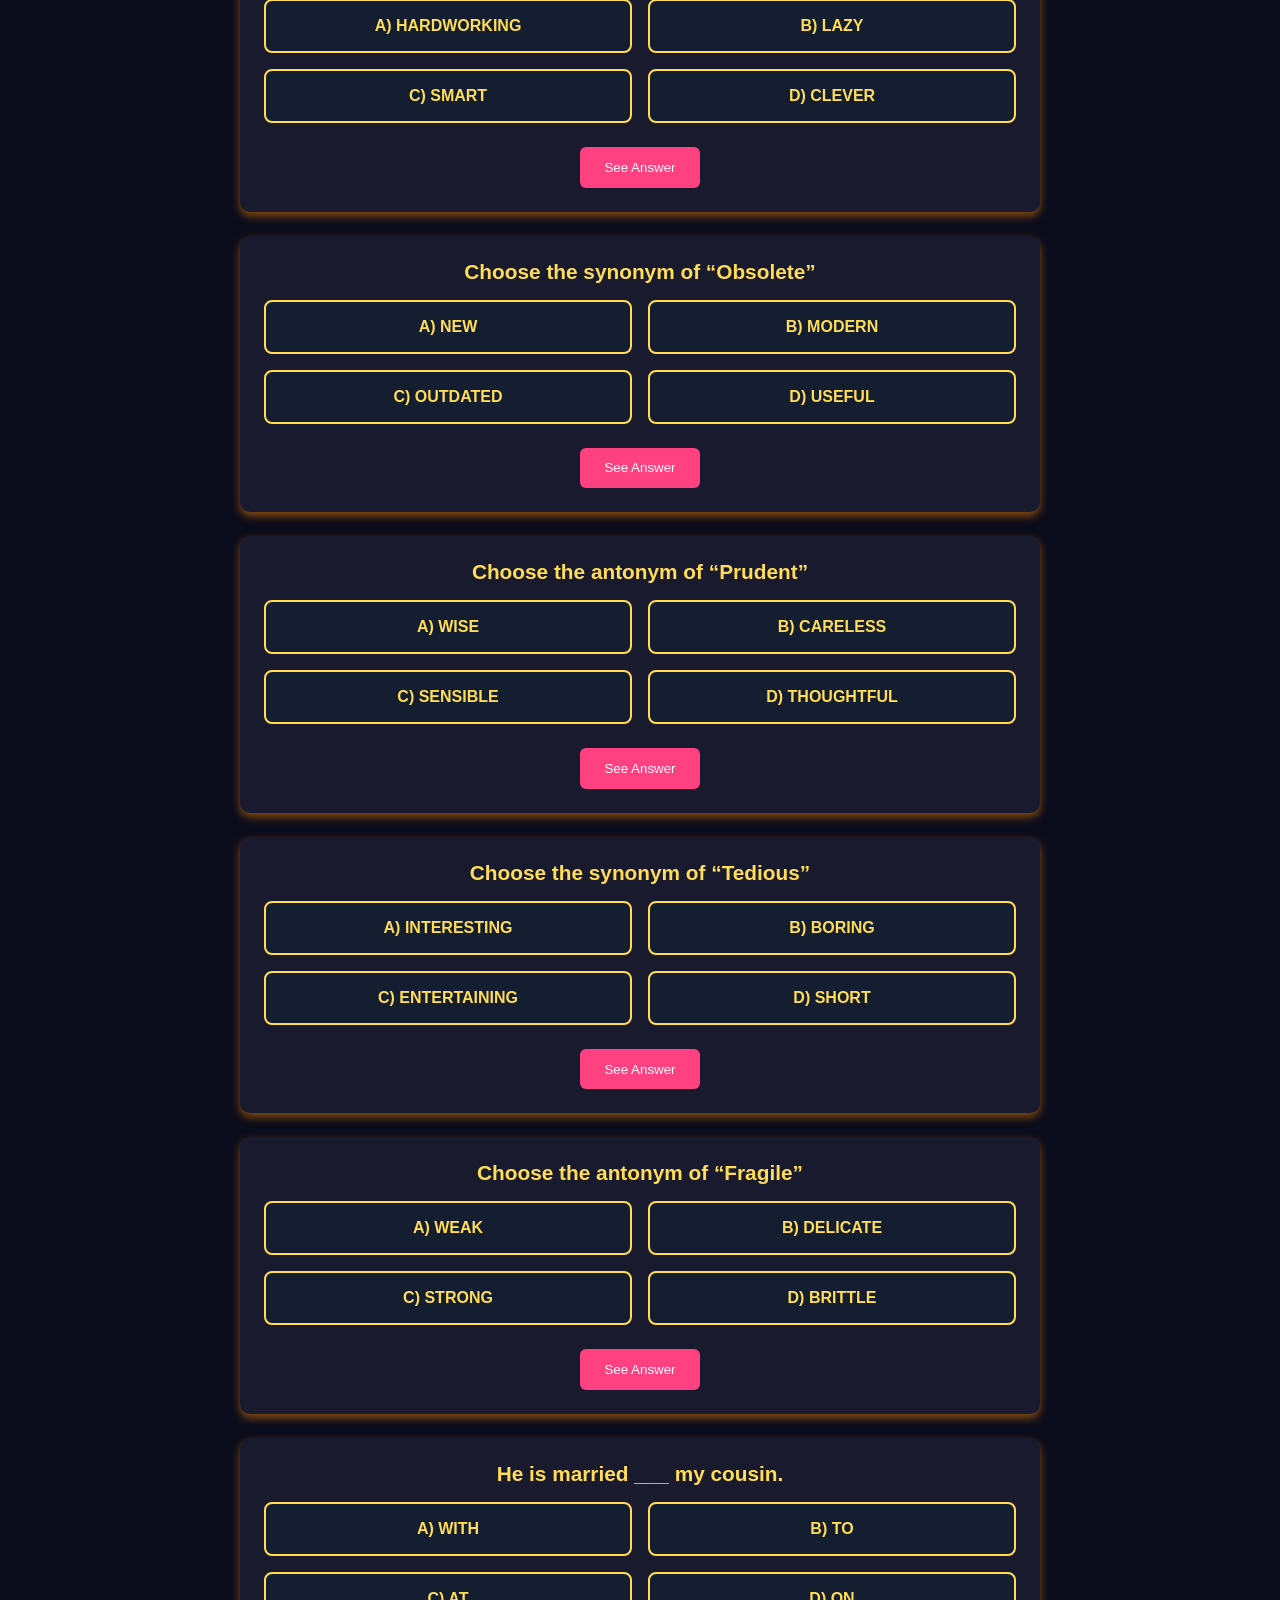
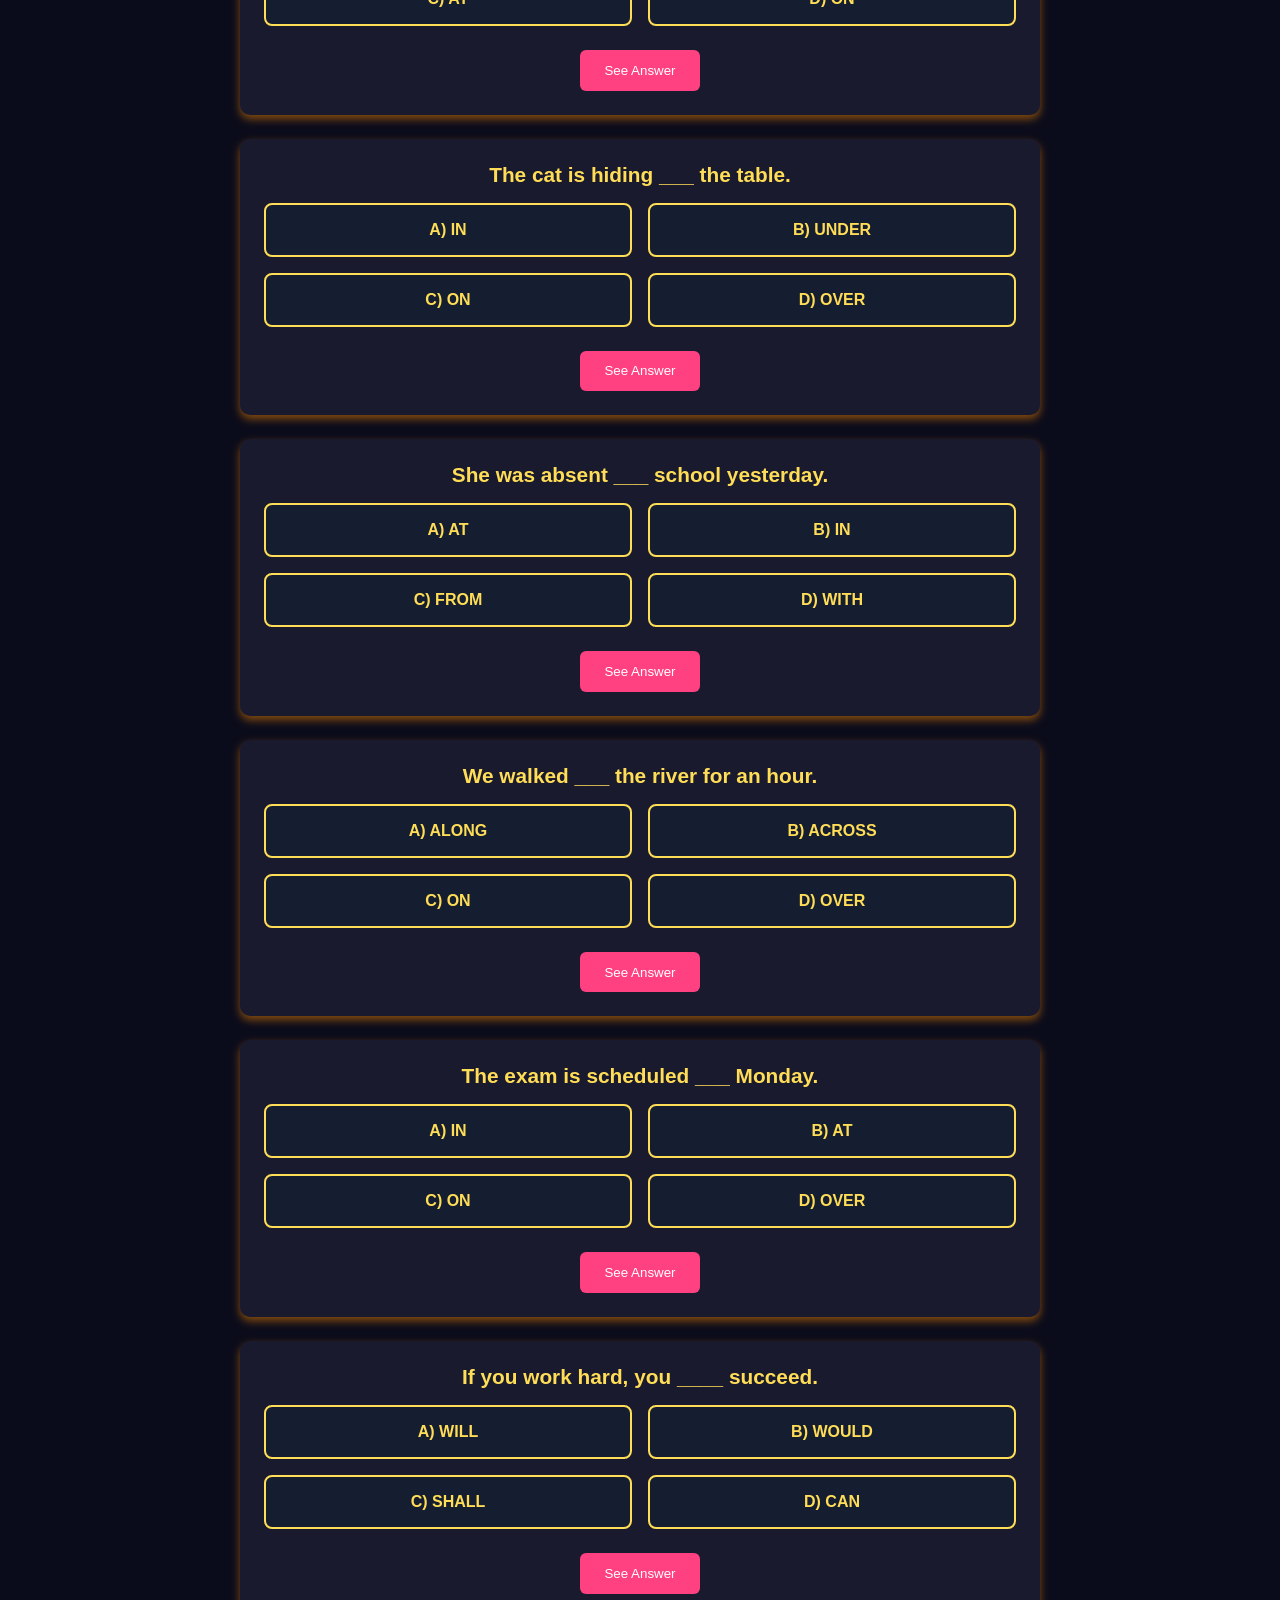
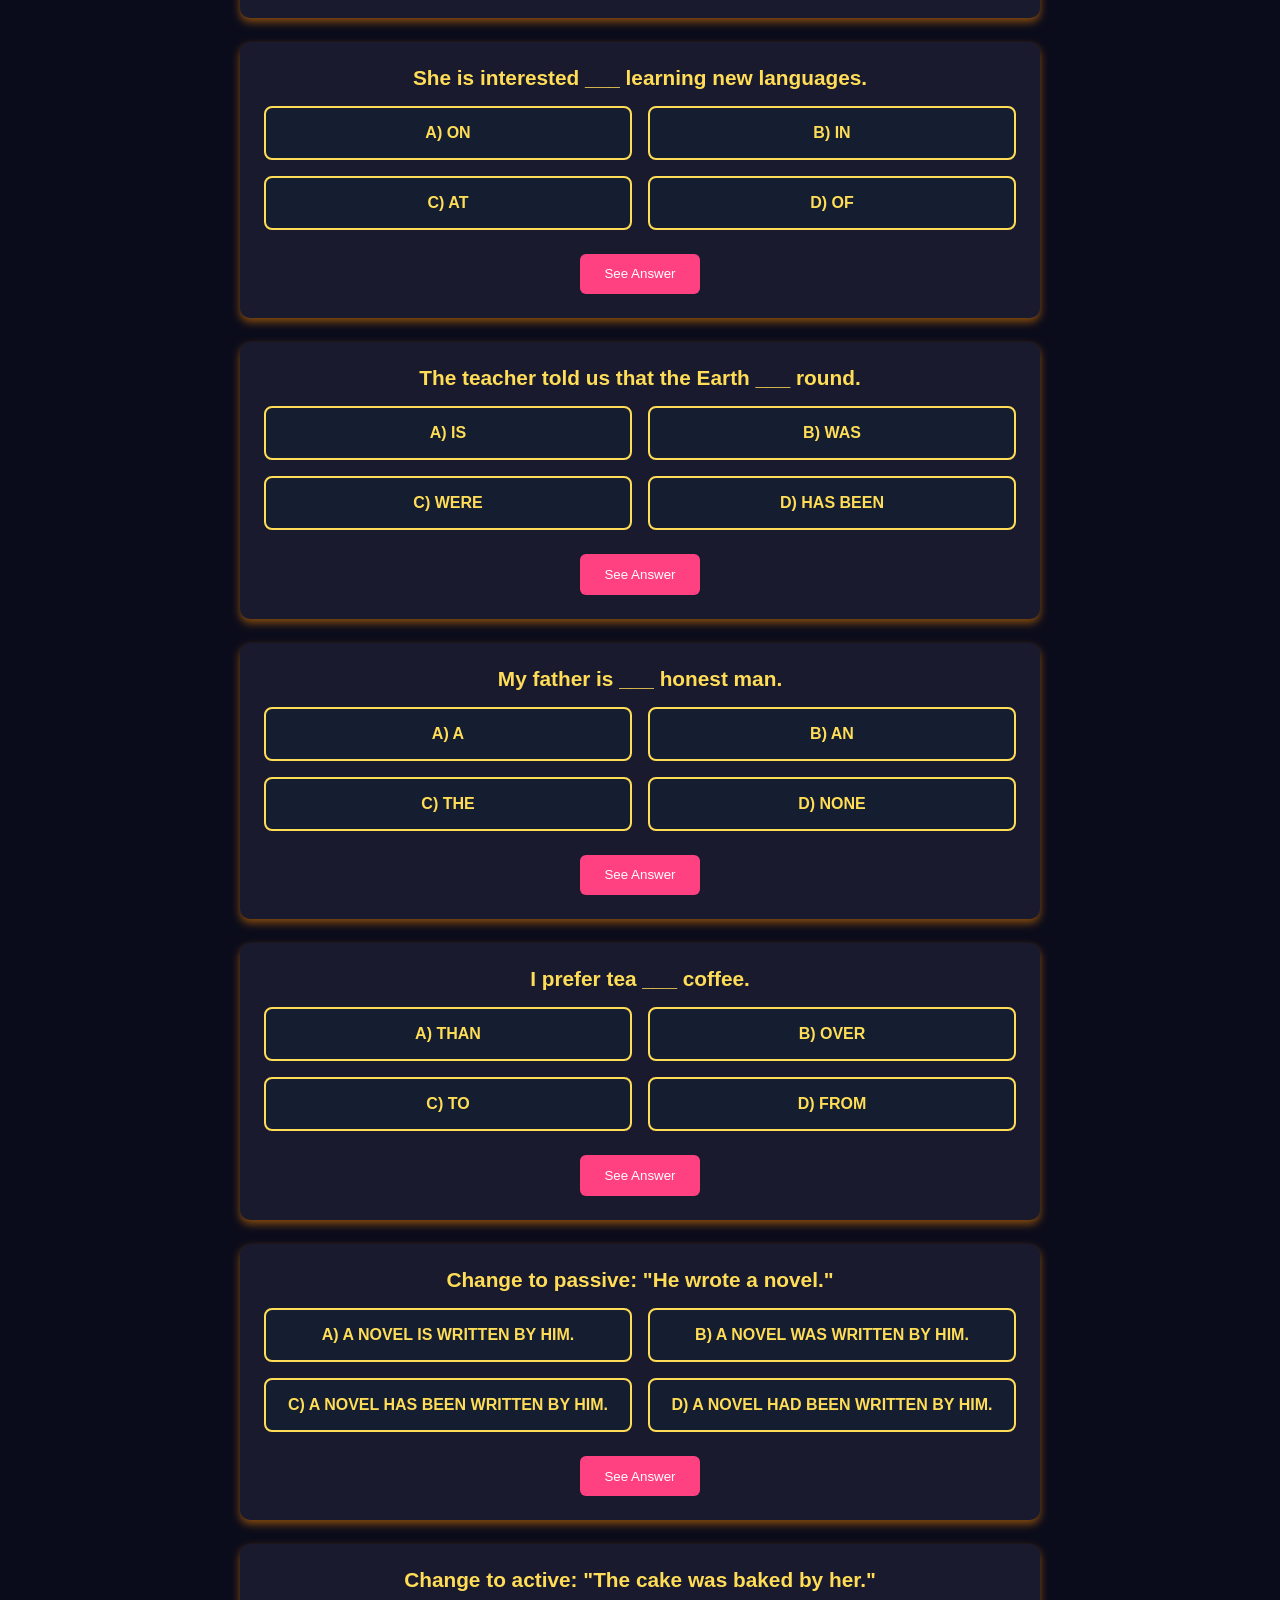
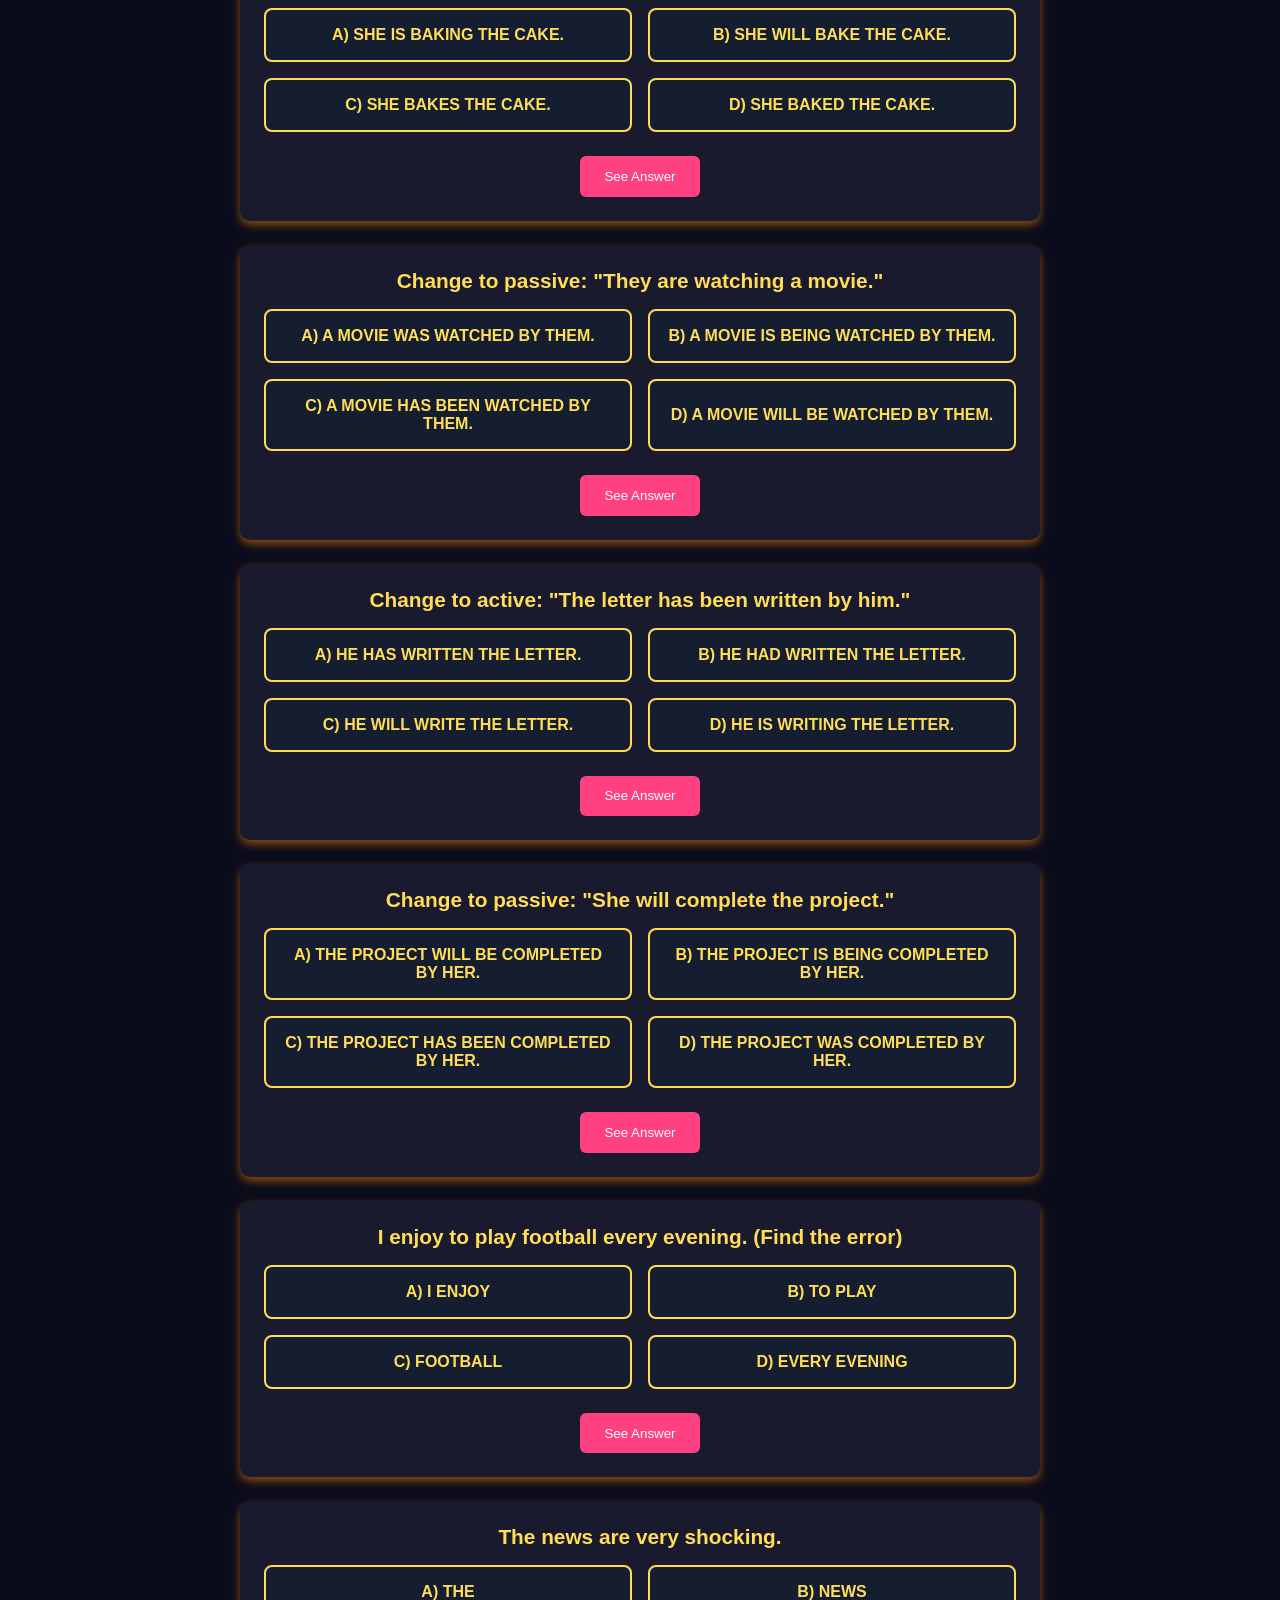
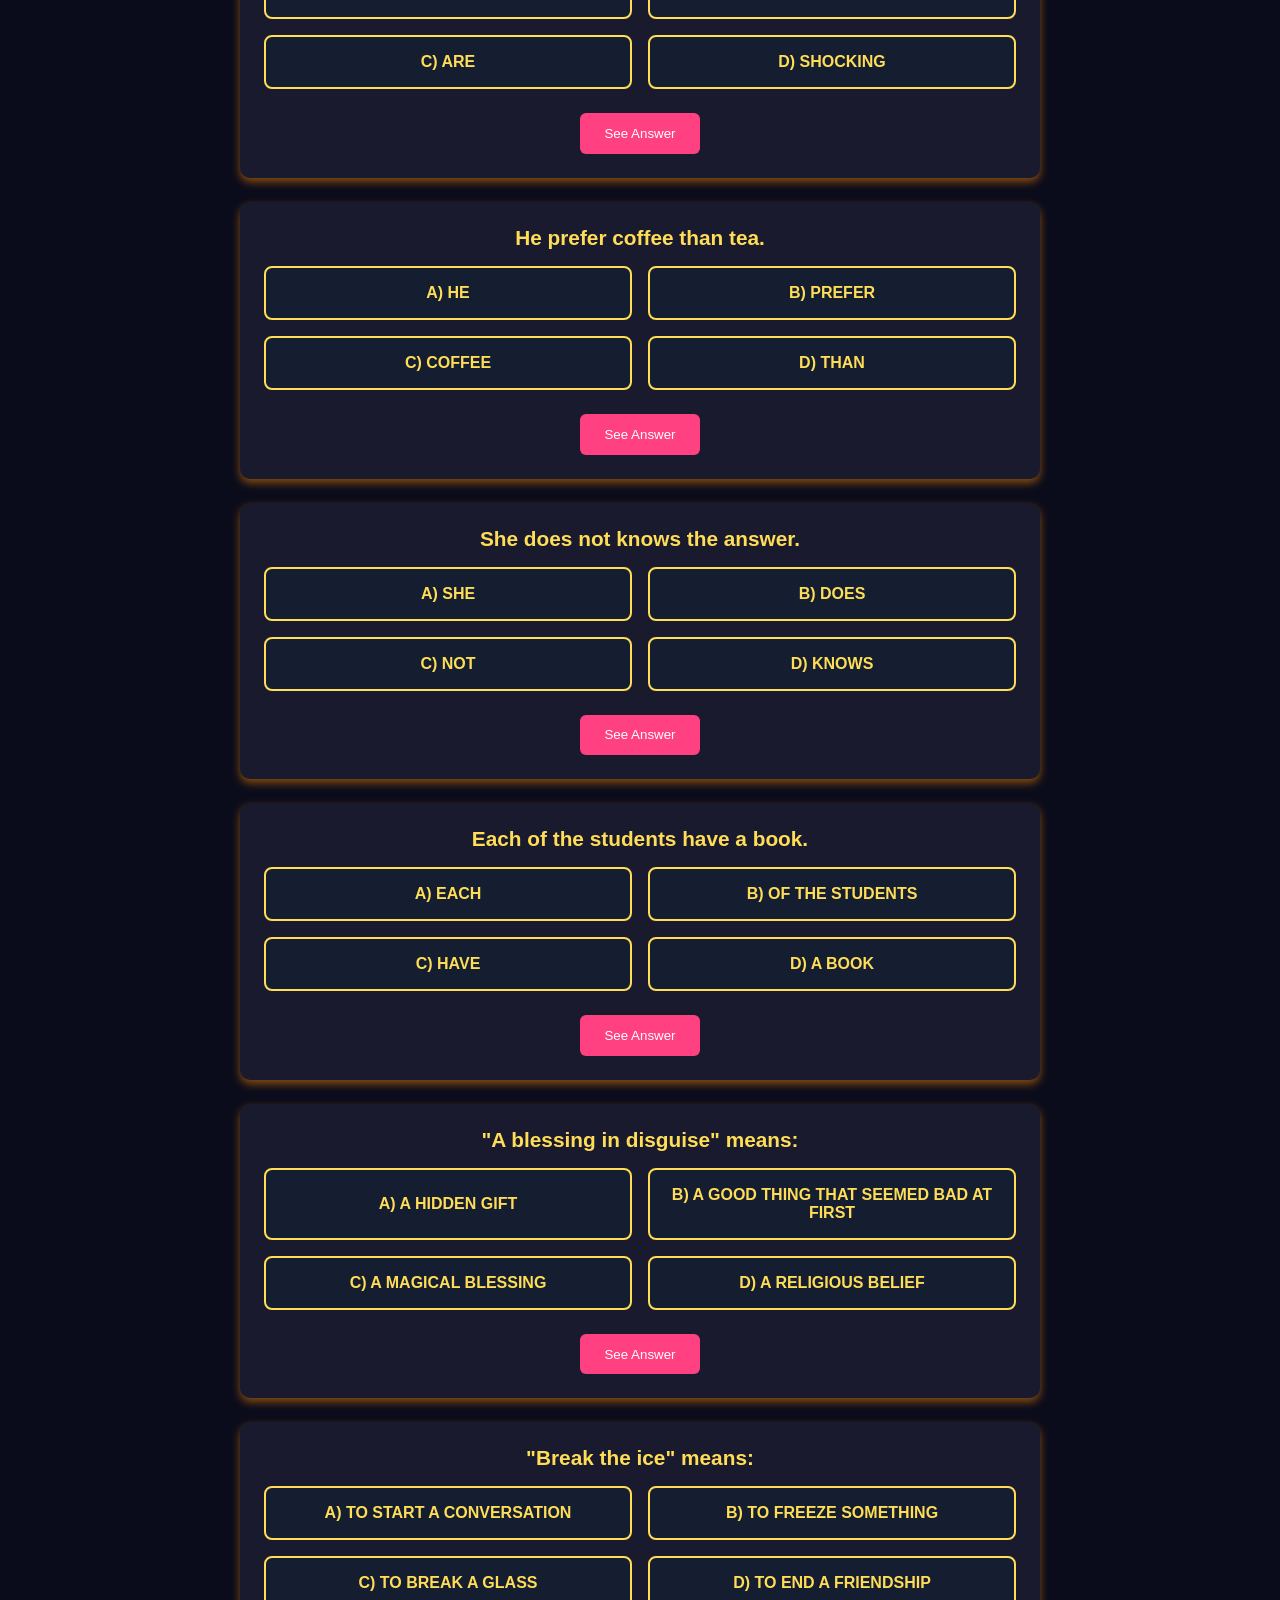
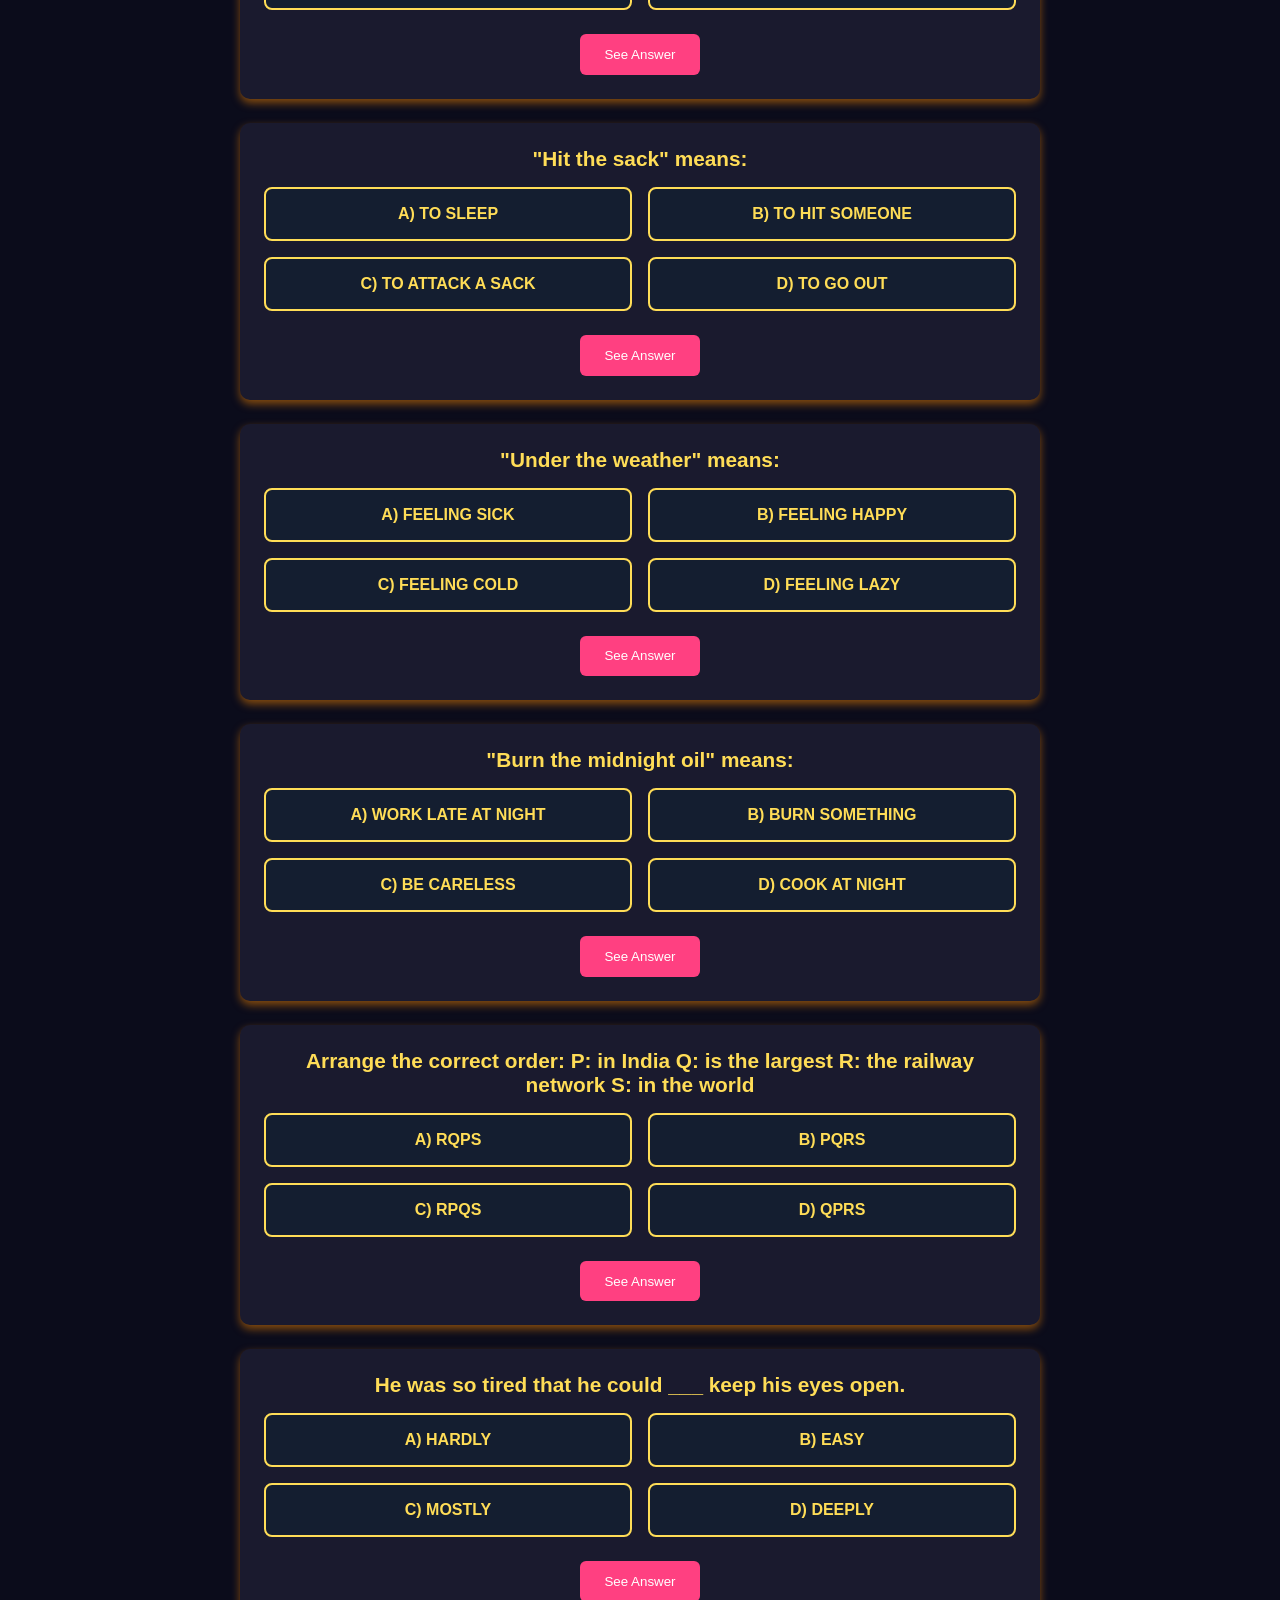
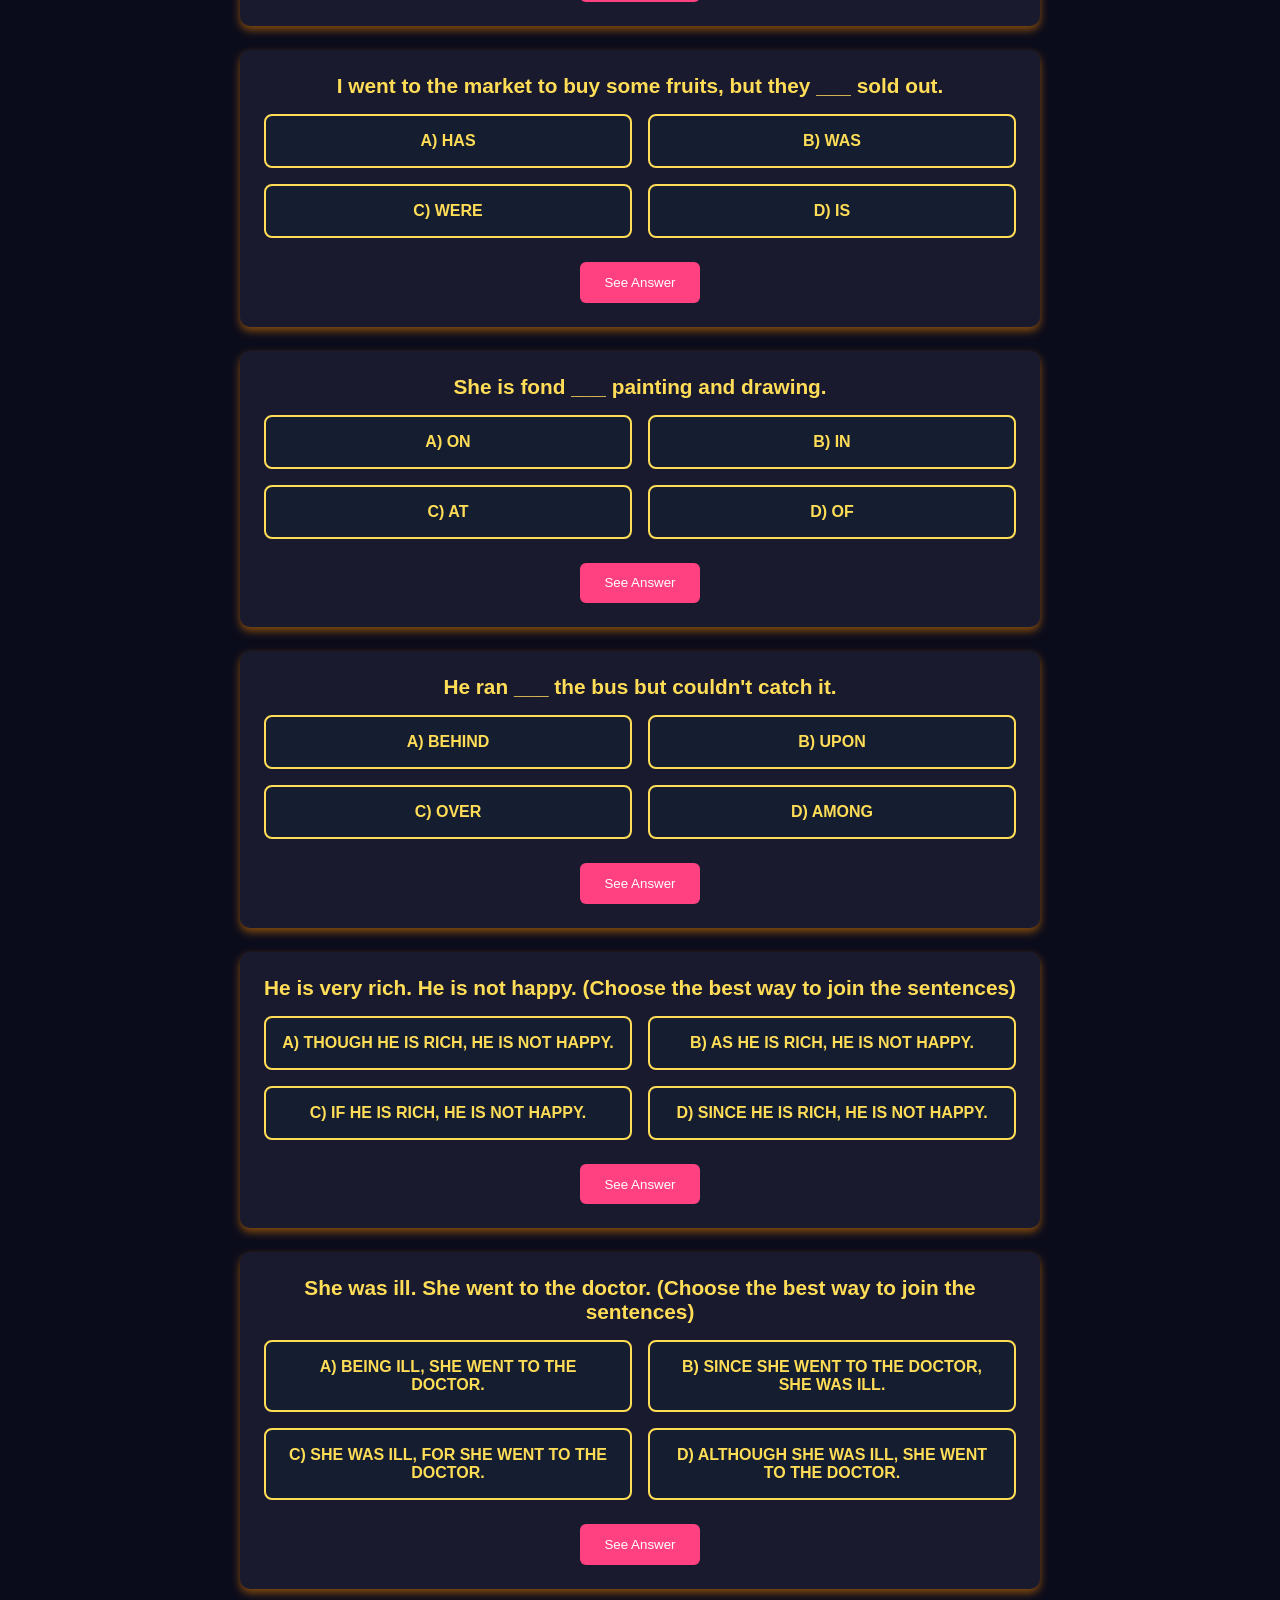
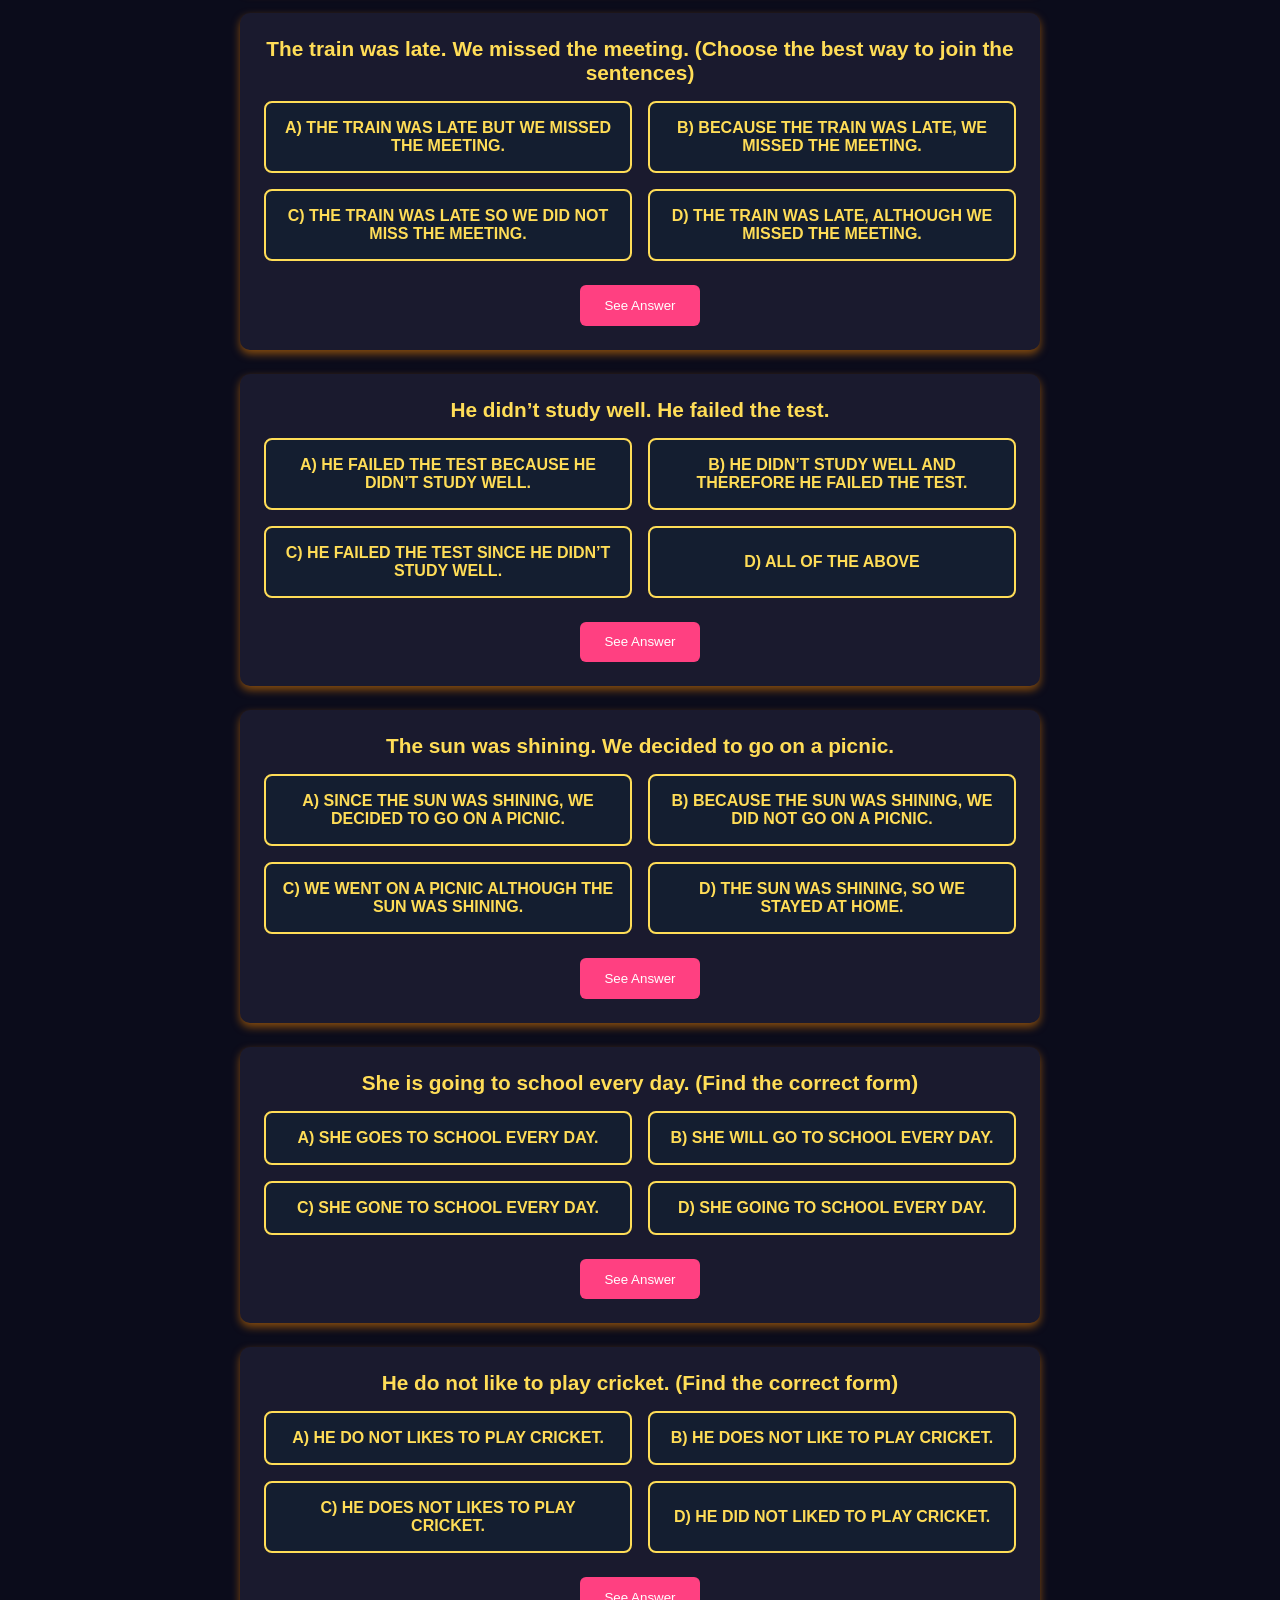
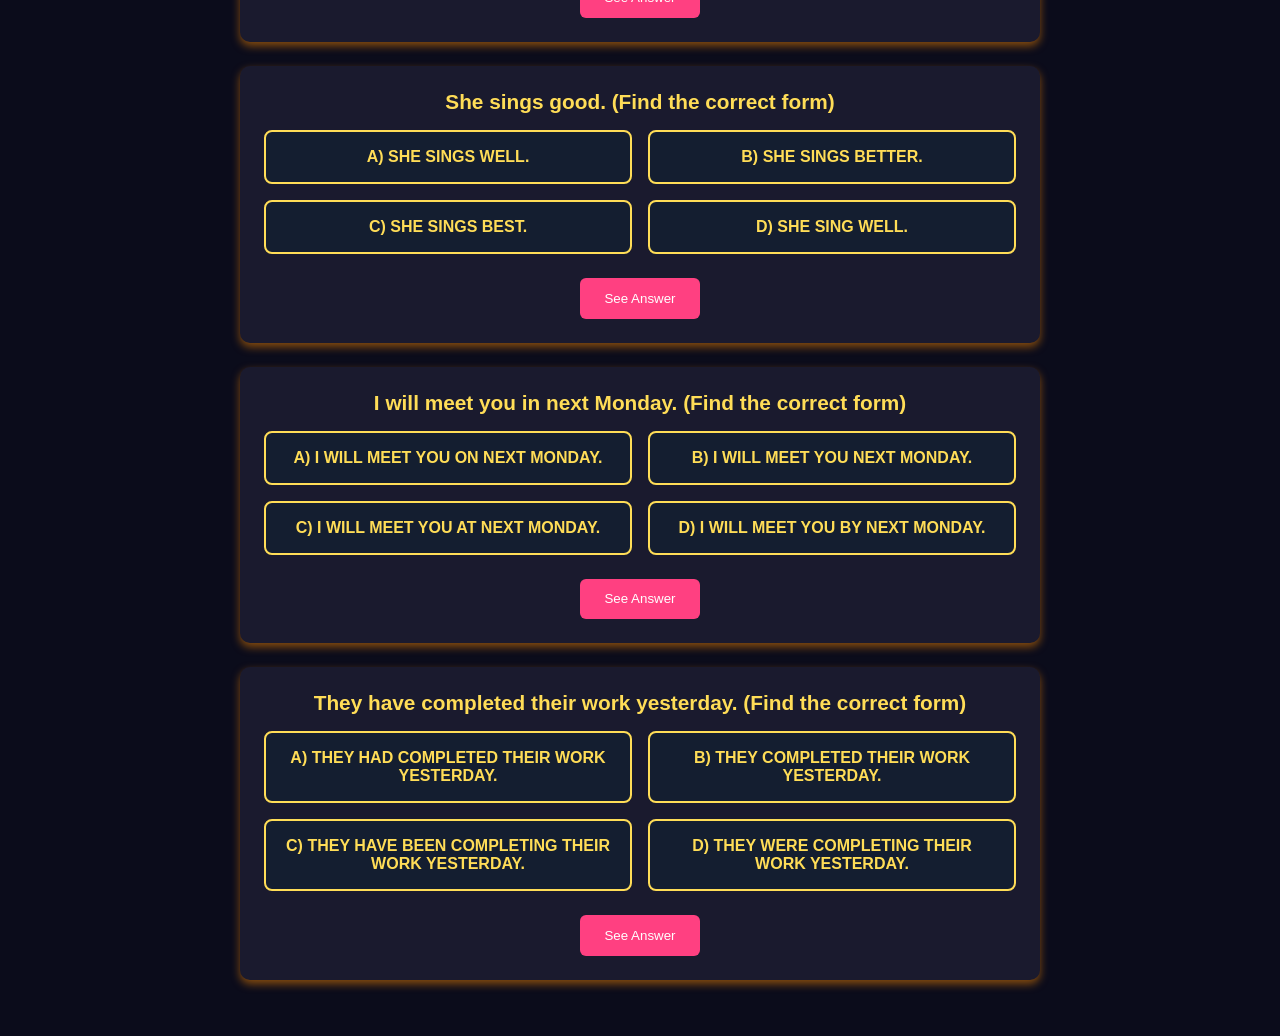
<file: html/quiz5.html>
<!DOCTYPE html>
<html lang="en">
<head>
    <meta charset="UTF-8">
    <meta name="viewport" content="width=device-width, initial-scale=1.0">
    <title>Quiz</title>
    <link rel="stylesheet" href="/css/quiz.css">
    <link rel="icon" type=""image/png" href="/assets/logo.png">
</head>
<body>
    <div class="quiz-container">
        <!-- Synonyms & Antonyms Questions -->
        <section class="question-section">
            <div class="question-box">Choose the synonym of “Abundant”</div>
            <div class="options">
                <button class="option" onclick="checkAnswer(this, 'A')">a) Scarce</button>
                <button class="option" onclick="checkAnswer(this, 'B')">b) Limited</button>
                <button class="option" onclick="checkAnswer(this, 'C')">c) Plentiful</button>
                <button class="option" onclick="checkAnswer(this, 'D')">d) Meager</button>
            </div>
            <button class="see-answer" onclick="showAnswer(this)">See Answer</button>
            <p class="correct-answer hidden">Correct Answer: C</p>
        </section>

        <section class="question-section">
            <div class="question-box">Choose the antonym of “Hostile”</div>
            <div class="options">
                <button class="option" onclick="checkAnswer(this, 'A')">a) Aggressive</button>
                <button class="option" onclick="checkAnswer(this, 'B')">b) Friendly</button>
                <button class="option" onclick="checkAnswer(this, 'C')">c) Unkind</button>
                <button class="option" onclick="checkAnswer(this, 'D')">d) Bitter</button>
            </div>
            <button class="see-answer" onclick="showAnswer(this)">See Answer</button>
            <p class="correct-answer hidden">Correct Answer: B</p>
        </section>

        <section class="question-section">
            <div class="question-box">Choose the synonym of “Adversity”</div>
            <div class="options">
                <button class="option" onclick="checkAnswer(this, 'A')">a) Misfortune</button>
                <button class="option" onclick="checkAnswer(this, 'B')">b) Happiness</button>
                <button class="option" onclick="checkAnswer(this, 'C')">c) Success</button>
                <button class="option" onclick="checkAnswer(this, 'D')">d) Victory</button>
            </div>
            <button class="see-answer" onclick="showAnswer(this)">See Answer</button>
            <p class="correct-answer hidden">Correct Answer: A</p>
        </section>

        <section class="question-section">
            <div class="question-box">Choose the antonym of “Benevolent”</div>
            <div class="options">
                <button class="option" onclick="checkAnswer(this, 'A')">a) Kind</button>
                <button class="option" onclick="checkAnswer(this, 'B')">b) Generous</button>
                <button class="option" onclick="checkAnswer(this, 'C')">c) Cruel</button>
                <button class="option" onclick="checkAnswer(this, 'D')">d) Charitable</button>
            </div>
            <button class="see-answer" onclick="showAnswer(this)">See Answer</button>
            <p class="correct-answer hidden">Correct Answer: C</p>
        </section>

        <section class="question-section">
            <div class="question-box">Choose the synonym of “Eloquent”</div>
            <div class="options">
                <button class="option" onclick="checkAnswer(this, 'A')">a) Silent</button>
                <button class="option" onclick="checkAnswer(this, 'B')">b) Fluent</button>
                <button class="option" onclick="checkAnswer(this, 'C')">c) Dull</button>
                <button class="option" onclick="checkAnswer(this, 'D')">d) Weak</button>
            </div>
            <button class="see-answer" onclick="showAnswer(this)">See Answer</button>
            <p class="correct-answer hidden">Correct Answer: B</p>
        </section>

        <section class="question-section">
            <div class="question-box">Choose the antonym of “Diligent”</div>
            <div class="options">
                <button class="option" onclick="checkAnswer(this, 'A')">a) Hardworking</button>
                <button class="option" onclick="checkAnswer(this, 'B')">b) Lazy</button>
                <button class="option" onclick="checkAnswer(this, 'C')">c) Smart</button>
                <button class="option" onclick="checkAnswer(this, 'D')">d) Clever</button>
            </div>
            <button class="see-answer" onclick="showAnswer(this)">See Answer</button>
            <p class="correct-answer hidden">Correct Answer: B</p>
        </section>

        <section class="question-section">
            <div class="question-box">Choose the synonym of “Obsolete”</div>
            <div class="options">
                <button class="option" onclick="checkAnswer(this, 'A')">a) New</button>
                <button class="option" onclick="checkAnswer(this, 'B')">b) Modern</button>
                <button class="option" onclick="checkAnswer(this, 'C')">c) Outdated</button>
                <button class="option" onclick="checkAnswer(this, 'D')">d) Useful</button>
            </div>
            <button class="see-answer" onclick="showAnswer(this)">See Answer</button>
            <p class="correct-answer hidden">Correct Answer: C</p>
        </section>

        <section class="question-section">
            <div class="question-box">Choose the antonym of “Prudent”</div>
            <div class="options">
                <button class="option" onclick="checkAnswer(this, 'A')">a) Wise</button>
                <button class="option" onclick="checkAnswer(this, 'B')">b) Careless</button>
                <button class="option" onclick="checkAnswer(this, 'C')">c) Sensible</button>
                <button class="option" onclick="checkAnswer(this, 'D')">d) Thoughtful</button>
            </div>
            <button class="see-answer" onclick="showAnswer(this)">See Answer</button>
            <p class="correct-answer hidden">Correct Answer: B</p>
        </section>

        <section class="question-section">
            <div class="question-box">Choose the synonym of “Tedious”</div>
            <div class="options">
                <button class="option" onclick="checkAnswer(this, 'A')">a) Interesting</button>
                <button class="option" onclick="checkAnswer(this, 'B')">b) Boring</button>
                <button class="option" onclick="checkAnswer(this, 'C')">c) Entertaining</button>
                <button class="option" onclick="checkAnswer(this, 'D')">d) Short</button>
            </div>
            <button class="see-answer" onclick="showAnswer(this)">See Answer</button>
            <p class="correct-answer hidden">Correct Answer: B</p>
        </section>

        <section class="question-section">
            <div class="question-box">Choose the antonym of “Fragile”</div>
            <div class="options">
                <button class="option" onclick="checkAnswer(this, 'A')">a) Weak</button>
                <button class="option" onclick="checkAnswer(this, 'B')">b) Delicate</button>
                <button class="option" onclick="checkAnswer(this, 'C')">c) Strong</button>
                <button class="option" onclick="checkAnswer(this, 'D')">d) Brittle</button>
            </div>
            <button class="see-answer" onclick="showAnswer(this)">See Answer</button>
            <p class="correct-answer hidden">Correct Answer: C</p>
        </section>

        <!-- Prepositions Questions -->
        <section class="question-section">
            <div class="question-box">He is married ___ my cousin.</div>
            <div class="options">
                <button class="option" onclick="checkAnswer(this, 'A')">a) with</button>
                <button class="option" onclick="checkAnswer(this, 'B')">b) to</button>
                <button class="option" onclick="checkAnswer(this, 'C')">c) at</button>
                <button class="option" onclick="checkAnswer(this, 'D')">d) on</button>
            </div>
            <button class="see-answer" onclick="showAnswer(this)">See Answer</button>
            <p class="correct-answer hidden">Correct Answer: B</p>
        </section>

        <section class="question-section">
            <div class="question-box">The cat is hiding ___ the table.</div>
            <div class="options">
                <button class="option" onclick="checkAnswer(this, 'A')">a) in</button>
                <button class="option" onclick="checkAnswer(this, 'B')">b) under</button>
                <button class="option" onclick="checkAnswer(this, 'C')">c) on</button>
                <button class="option" onclick="checkAnswer(this, 'D')">d) over</button>
            </div>
            <button class="see-answer" onclick="showAnswer(this)">See Answer</button>
            <p class="correct-answer hidden">Correct Answer: B</p>
        </section>

        <section class="question-section">
            <div class="question-box">She was absent ___ school yesterday.</div>
            <div class="options">
                <button class="option" onclick="checkAnswer(this, 'A')">a) at</button>
                <button class="option" onclick="checkAnswer(this, 'B')">b) in</button>
                <button class="option" onclick="checkAnswer(this, 'C')">c) from</button>
                <button class="option" onclick="checkAnswer(this, 'D')">d) with</button>
            </div>
            <button class="see-answer" onclick="showAnswer(this)">See Answer</button>
            <p class="correct-answer hidden">Correct Answer: C</p>
        </section>

        <section class="question-section">
            <div class="question-box">We walked ___ the river for an hour.</div>
            <div class="options">
                <button class="option" onclick="checkAnswer(this, 'A')">a) along</button>
                <button class="option" onclick="checkAnswer(this, 'B')">b) across</button>
                <button class="option" onclick="checkAnswer(this, 'C')">c) on</button>
                <button class="option" onclick="checkAnswer(this, 'D')">d) over</button>
            </div>
            <button class="see-answer" onclick="showAnswer(this)">See Answer</button>
            <p class="correct-answer hidden">Correct Answer: A</p>
        </section>

        <section class="question-section">
            <div class="question-box">The exam is scheduled ___ Monday.</div>
            <div class="options">
                <button class="option" onclick="checkAnswer(this, 'A')">a) in</button>
                <button class="option" onclick="checkAnswer(this, 'B')">b) at</button>
                <button class="option" onclick="checkAnswer(this, 'C')">c) on</button>
                <button class="option" onclick="checkAnswer(this, 'D')">d) over</button>
            </div>
            <button class="see-answer" onclick="showAnswer(this)">See Answer</button>
            <p class="correct-answer hidden">Correct Answer: C</p>
        </section>

        <!-- Sentence Completion Questions -->
        <section class="question-section">
            <div class="question-box">If you work hard, you ____ succeed.</div>
            <div class="options">
                <button class="option" onclick="checkAnswer(this, 'A')">a) will</button>
                <button class="option" onclick="checkAnswer(this, 'B')">b) would</button>
                <button class="option" onclick="checkAnswer(this, 'C')">c) shall</button>
                <button class="option" onclick="checkAnswer(this, 'D')">d) can</button>
            </div>
            <button class="see-answer" onclick="showAnswer(this)">See Answer</button>
            <p class="correct-answer hidden">Correct Answer: A</p>
        </section>

        <section class="question-section">
            <div class="question-box">She is interested ___ learning new languages.</div>
            <div class="options">
                <button class="option" onclick="checkAnswer(this, 'A')">a) on</button>
                <button class="option" onclick="checkAnswer(this, 'B')">b) in</button>
                <button class="option" onclick="checkAnswer(this, 'C')">c) at</button>
                <button class="option" onclick="checkAnswer(this, 'D')">d) of</button>
            </div>
            <button class="see-answer" onclick="showAnswer(this)">See Answer</button>
            <p class="correct-answer hidden">Correct Answer: B</p>
        </section>

        <section class="question-section">
            <div class="question-box">The teacher told us that the Earth ___ round.</div>
            <div class="options">
                <button class="option" onclick="checkAnswer(this, 'A')">a) is</button>
                <button class="option" onclick="checkAnswer(this, 'B')">b) was</button>
                <button class="option" onclick="checkAnswer(this, 'C')">c) were</button>
                <button class="option" onclick="checkAnswer(this, 'D')">d) has been</button>
            </div>
            <button class="see-answer" onclick="showAnswer(this)">See Answer</button>
            <p class="correct-answer hidden">Correct Answer: A</p>
        </section>

        <section class="question-section">
            <div class="question-box">My father is ___ honest man.</div>
            <div class="options">
                <button class="option" onclick="checkAnswer(this, 'A')">a) a</button>
                <button class="option" onclick="checkAnswer(this, 'B')">b) an</button>
                <button class="option" onclick="checkAnswer(this, 'C')">c) the</button>
                <button class="option" onclick="checkAnswer(this, 'D')">d) none</button>
            </div>
            <button class="see-answer" onclick="showAnswer(this)">See Answer</button>
            <p class="correct-answer hidden">Correct Answer: B</p>
        </section>

        <section class="question-section">
            <div class="question-box">I prefer tea ___ coffee.</div>
            <div class="options">
                <button class="option" onclick="checkAnswer(this, 'A')">a) than</button>
                <button class="option" onclick="checkAnswer(this, 'B')">b) over</button>
                <button class="option" onclick="checkAnswer(this, 'C')">c) to</button>
                <button class="option" onclick="checkAnswer(this, 'D')">d) from</button>
            </div>
            <button class="see-answer" onclick="showAnswer(this)">See Answer</button>
            <p class="correct-answer hidden">Correct Answer: C</p>
        </section>

        <!-- Active and Passive Voice Questions -->
        <section class="question-section">
            <div class="question-box">Change to passive: "He wrote a novel."</div>
            <div class="options">
                <button class="option" onclick="checkAnswer(this, 'A')">a) A novel is written by him.</button>
                <button class="option" onclick="checkAnswer(this, 'B')">b) A novel was written by him.</button>
                <button class="option" onclick="checkAnswer(this, 'C')">c) A novel has been written by him.</button>
                <button class="option" onclick="checkAnswer(this, 'D')">d) A novel had been written by him.</button>
            </div>
            <button class="see-answer" onclick="showAnswer(this)">See Answer</button>
            <p class="correct-answer hidden">Correct Answer: B</p>
        </section>

        <section class="question-section">
            <div class="question-box">Change to active: "The cake was baked by her."</div>
            <div class="options">
                <button class="option" onclick="checkAnswer(this, 'A')">a) She is baking the cake.</button>
                <button class="option" onclick="checkAnswer(this, 'B')">b) She will bake the cake.</button>
                <button class="option" onclick="checkAnswer(this, 'C')">c) She bakes the cake.</button>
                <button class="option" onclick="checkAnswer(this, 'D')">d) She baked the cake.</button>
            </div>
            <button class="see-answer" onclick="showAnswer(this)">See Answer</button>
            <p class="correct-answer hidden">Correct Answer: D</p>
        </section>

        <section class="question-section">
            <div class="question-box">Change to passive: "They are watching a movie."</div>
            <div class="options">
                <button class="option" onclick="checkAnswer(this, 'A')">a) A movie was watched by them.</button>
                <button class="option" onclick="checkAnswer(this, 'B')">b) A movie is being watched by them.</button>
                <button class="option" onclick="checkAnswer(this, 'C')">c) A movie has been watched by them.</button>
                <button class="option" onclick="checkAnswer(this, 'D')">d) A movie will be watched by them.</button>
            </div>
            <button class="see-answer" onclick="showAnswer(this)">See Answer</button>
            <p class="correct-answer hidden">Correct Answer: B</p>
        </section>

        <section class="question-section">
            <div class="question-box">Change to active: "The letter has been written by him."</div>
            <div class="options">
                <button class="option" onclick="checkAnswer(this, 'A')">a) He has written the letter.</button>
                <button class="option" onclick="checkAnswer(this, 'B')">b) He had written the letter.</button>
                <button class="option" onclick="checkAnswer(this, 'C')">c) He will write the letter.</button>
                <button class="option" onclick="checkAnswer(this, 'D')">d) He is writing the letter.</button>
            </div>
            <button class="see-answer" onclick="showAnswer(this)">See Answer</button>
            <p class="correct-answer hidden">Correct Answer: A</p>
        </section>

        <section class="question-section">
            <div class="question-box">Change to passive: "She will complete the project."</div>
            <div class="options">
                <button class="option" onclick="checkAnswer(this, 'A')">a) The project will be completed by her.</button>
                <button class="option" onclick="checkAnswer(this, 'B')">b) The project is being completed by her.</button>
                <button class="option" onclick="checkAnswer(this, 'C')">c) The project has been completed by her.</button>
                <button class="option" onclick="checkAnswer(this, 'D')">d) The project was completed by her.</button>
            </div>
            <button class="see-answer" onclick="showAnswer(this)">See Answer</button>
            <p class="correct-answer hidden">Correct Answer: A</p>
        </section>

        <!-- Spotting Errors Questions -->
        <section class="question-section">
            <div class="question-box">I enjoy to play football every evening. (Find the error)</div>
            <div class="options">
                <button class="option" onclick="checkAnswer(this, 'A')">a) I enjoy</button>
                <button class="option" onclick="checkAnswer(this, 'B')">b) to play</button>
                <button class="option" onclick="checkAnswer(this, 'C')">c) football</button>
                <button class="option" onclick="checkAnswer(this, 'D')">d) every evening</button>
            </div>
            <button class="see-answer" onclick="showAnswer(this)">See Answer</button>
            <p class="correct-answer hidden">Correct Answer: B</p>
        </section>

        <section class="question-section">
            <div class="question-box">The news are very shocking.</div>
            <div class="options">
                <button class="option" onclick="checkAnswer(this, 'A')">a) The</button>
                <button class="option" onclick="checkAnswer(this, 'B')">b) news</button>
                <button class="option" onclick="checkAnswer(this, 'C')">c) are</button>
                <button class="option" onclick="checkAnswer(this, 'D')">d) shocking</button>
            </div>
            <button class="see-answer" onclick="showAnswer(this)">See Answer</button>
            <p class="correct-answer hidden">Correct Answer: B</p>
        </section>

        <section class="question-section">
            <div class="question-box">He prefer coffee than tea.</div>
            <div class="options">
                <button class="option" onclick="checkAnswer(this, 'A')">a) He</button>
                <button class="option" onclick="checkAnswer(this, 'B')">b) prefer</button>
                <button class="option" onclick="checkAnswer(this, 'C')">c) coffee</button>
                <button class="option" onclick="checkAnswer(this, 'D')">d) than</button>
            </div>
            <button class="see-answer" onclick="showAnswer(this)">See Answer</button>
            <p class="correct-answer hidden">Correct Answer: B</p>
        </section>

        <section class="question-section">
            <div class="question-box">She does not knows the answer.</div>
            <div class="options">
                <button class="option" onclick="checkAnswer(this, 'A')">a) She</button>
                <button class="option" onclick="checkAnswer(this, 'B')">b) does</button>
                <button class="option" onclick="checkAnswer(this, 'C')">c) not</button>
                <button class="option" onclick="checkAnswer(this, 'D')">d) knows</button>
            </div>
            <button class="see-answer" onclick="showAnswer(this)">See Answer</button>
            <p class="correct-answer hidden">Correct Answer: D</p>
        </section>

        <section class="question-section">
            <div class="question-box">Each of the students have a book.</div>
            <div class="options">
                <button class="option" onclick="checkAnswer(this, 'A')">a) Each</button>
                <button class="option" onclick="checkAnswer(this, 'B')">b) of the students</button>
                <button class="option" onclick="checkAnswer(this, 'C')">c) have</button>
                <button class="option" onclick="checkAnswer(this, 'D')">d) a book</button>
            </div>
            <button class="see-answer" onclick="showAnswer(this)">See Answer</button>
            <p class="correct-answer hidden">Correct Answer: C</p>
        </section>

        <!-- Idioms and Phrases Questions -->
        <section class="question-section">
            <div class="question-box">"A blessing in disguise" means:</div>
            <div class="options">
                <button class="option" onclick="checkAnswer(this, 'A')">a) A hidden gift</button>
                <button class="option" onclick="checkAnswer(this, 'B')">b) A good thing that seemed bad at first</button>
                <button class="option" onclick="checkAnswer(this, 'C')">c) A magical blessing</button>
                <button class="option" onclick="checkAnswer(this, 'D')">d) A religious belief</button>
            </div>
            <button class="see-answer" onclick="showAnswer(this)">See Answer</button>
            <p class="correct-answer hidden">Correct Answer: B</p>
        </section>

        <section class="question-section">
            <div class="question-box">"Break the ice" means:</div>
            <div class="options">
                <button class="option" onclick="checkAnswer(this, 'A')">a) To start a conversation</button>
                <button class="option" onclick="checkAnswer(this, 'B')">b) To freeze something</button>
                <button class="option" onclick="checkAnswer(this, 'C')">c) To break a glass</button>
                <button class="option" onclick="checkAnswer(this, 'D')">d) To end a friendship</button>
            </div>
            <button class="see-answer" onclick="showAnswer(this)">See Answer</button>
            <p class="correct-answer hidden">Correct Answer: A</p>
        </section>

        <section class="question-section">
            <div class="question-box">"Hit the sack" means:</div>
            <div class="options">
                <button class="option" onclick="checkAnswer(this, 'A')">a) To sleep</button>
                <button class="option" onclick="checkAnswer(this, 'B')">b) To hit someone</button>
                <button class="option" onclick="checkAnswer(this, 'C')">c) To attack a sack</button>
                <button class="option" onclick="checkAnswer(this, 'D')">d) To go out</button>
            </div>
            <button class="see-answer" onclick="showAnswer(this)">See Answer</button>
            <p class="correct-answer hidden">Correct Answer: A</p>
        </section>

        <section class="question-section">
            <div class="question-box">"Under the weather" means:</div>
            <div class="options">
                <button class="option" onclick="checkAnswer(this, 'A')">a) Feeling sick</button>
                <button class="option" onclick="checkAnswer(this, 'B')">b) Feeling happy</button>
                <button class="option" onclick="checkAnswer(this, 'C')">c) Feeling cold</button>
                <button class="option" onclick="checkAnswer(this, 'D')">d) Feeling lazy</button>
            </div>
            <button class="see-answer" onclick="showAnswer(this)">See Answer</button>
            <p class="correct-answer hidden">Correct Answer: A</p>
        </section>

        <section class="question-section">
            <div class="question-box">"Burn the midnight oil" means:</div>
            <div class="options">
                <button class="option" onclick="checkAnswer(this, 'A')">a) Work late at night</button>
                <button class="option" onclick="checkAnswer(this, 'B')">b) Burn something</button>
                <button class="option" onclick="checkAnswer(this, 'C')">c) Be careless</button>
                <button class="option" onclick="checkAnswer(this, 'D')">d) Cook at night</button>
            </div>
            <button class="see-answer" onclick="showAnswer(this)">See Answer</button>
            <p class="correct-answer hidden">Correct Answer: A</p>
        </section>

        <!-- Sentence Arrangement Questions -->
        <section class="question-section">
            <div class="question-box">Arrange the correct order: P: in India Q: is the largest R: the railway network S: in the world</div>
            <div class="options">
                <button class="option" onclick="checkAnswer(this, 'A')">a) RQPS</button>
                <button class="option" onclick="checkAnswer(this, 'B')">b) PQRS</button>
                <button class="option" onclick="checkAnswer(this, 'C')">c) RPQS</button>
                <button class="option" onclick="checkAnswer(this, 'D')">d) QPRS</button>
            </div>
            <button class="see-answer" onclick="showAnswer(this)">See Answer</button>
            <p class="correct-answer hidden">Correct Answer: A</p>
        </section>

        <!-- Fill in the Blanks Questions -->
        <section class="question-section">
            <div class="question-box">He was so tired that he could ___ keep his eyes open.</div>
            <div class="options">
                <button class="option" onclick="checkAnswer(this, 'A')">a) hardly</button>
                <button class="option" onclick="checkAnswer(this, 'B')">b) easy</button>
                <button class="option" onclick="checkAnswer(this, 'C')">c) mostly</button>
                <button class="option" onclick="checkAnswer(this, 'D')">d) deeply</button>
            </div>
            <button class="see-answer" onclick="showAnswer(this)">See Answer</button>
            <p class="correct-answer hidden">Correct Answer: A</p>
        </section>

        <section class="question-section">
            <div class="question-box">I went to the market to buy some fruits, but they ___ sold out.</div>
            <div class="options">
                <button class="option" onclick="checkAnswer(this, 'A')">a) has</button>
                <button class="option" onclick="checkAnswer(this, 'B')">b) was</button>
                <button class="option" onclick="checkAnswer(this, 'C')">c) were</button>
                <button class="option" onclick="checkAnswer(this, 'D')">d) is</button>
            </div>
            <button class="see-answer" onclick="showAnswer(this)">See Answer</button>
            <p class="correct-answer hidden">Correct Answer: C</p>
        </section>

        <section class="question-section">
            <div class="question-box">She is fond ___ painting and drawing.</div>
            <div class="options">
                <button class="option" onclick="checkAnswer(this, 'A')">a) on</button>
                <button class="option" onclick="checkAnswer(this, 'B')">b) in</button>
                <button class="option" onclick="checkAnswer(this, 'C')">c) at</button>
                <button class="option" onclick="checkAnswer(this, 'D')">d) of</button>
            </div>
            <button class="see-answer" onclick="showAnswer(this)">See Answer</button>
            <p class="correct-answer hidden">Correct Answer: D</p>
        </section>

        <section class="question-section">
            <div class="question-box">He ran ___ the bus but couldn't catch it.</div>
            <div class="options">
                <button class="option" onclick="checkAnswer(this, 'A')">a) behind</button>
                <button class="option" onclick="checkAnswer(this, 'B')">b) upon</button>
                <button class="option" onclick="checkAnswer(this, 'C')">c) over</button>
                <button class="option" onclick="checkAnswer(this, 'D')">d) among</button>
            </div>
            <button class="see-answer" onclick="showAnswer(this)">See Answer</button>
            <p class="correct-answer hidden">Correct Answer: A</p>
        </section>

        <!-- Joining Sentences Questions -->
        <section class="question-section">
            <div class="question-box">He is very rich. He is not happy. (Choose the best way to join the sentences)</div>
            <div class="options">
                <button class="option" onclick="checkAnswer(this, 'A')">a) Though he is rich, he is not happy.</button>
                <button class="option" onclick="checkAnswer(this, 'B')">b) As he is rich, he is not happy.</button>
                <button class="option" onclick="checkAnswer(this, 'C')">c) If he is rich, he is not happy.</button>
                <button class="option" onclick="checkAnswer(this, 'D')">d) Since he is rich, he is not happy.</button>
            </div>
            <button class="see-answer" onclick="showAnswer(this)">See Answer</button>
            <p class="correct-answer hidden">Correct Answer: A</p>
        </section>

        <section class="question-section">
            <div class="question-box">She was ill. She went to the doctor. (Choose the best way to join the sentences)</div>
            <div class="options">
                <button class="option" onclick="checkAnswer(this, 'A')">a) Being ill, she went to the doctor.</button>
                <button class="option" onclick="checkAnswer(this, 'B')">b) Since she went to the doctor, she was ill.</button>
                <button class="option" onclick="checkAnswer(this, 'C')">c) She was ill, for she went to the doctor.</button>
                <button class="option" onclick="checkAnswer(this, 'D')">d) Although she was ill, she went to the doctor.</button>
            </div>
            <button class="see-answer" onclick="showAnswer(this)">See Answer</button>
            <p class="correct-answer hidden">Correct Answer: A</p>
        </section>

        <section class="question-section">
            <div class="question-box">The train was late. We missed the meeting. (Choose the best way to join the sentences)</div>
            <div class="options">
                <button class="option" onclick="checkAnswer(this, 'A')">a) The train was late but we missed the meeting.</button>
                <button class="option" onclick="checkAnswer(this, 'B')">b) Because the train was late, we missed the meeting.</button>
                <button class="option" onclick="checkAnswer(this, 'C')">c) The train was late so we did not miss the meeting.</button>
                <button class="option" onclick="checkAnswer(this, 'D')">d) The train was late, although we missed the meeting.</button>
            </div>
            <button class="see-answer" onclick="showAnswer(this)">See Answer</button>
            <p class="correct-answer hidden">Correct Answer: B</p>
        </section>

        <section class="question-section">
            <div class="question-box">He didn’t study well. He failed the test.</div>
            <div class="options">
                <button class="option" onclick="checkAnswer(this, 'A')">a) He failed the test because he didn’t study well.</button>
                <button class="option" onclick="checkAnswer(this, 'B')">b) He didn’t study well and therefore he failed the test.</button>
                <button class="option" onclick="checkAnswer(this, 'C')">c) He failed the test since he didn’t study well.</button>
                <button class="option" onclick="checkAnswer(this, 'D')">d) All of the above</button>
            </div>
            <button class="see-answer" onclick="showAnswer(this)">See Answer</button>
            <p class="correct-answer hidden">Correct Answer: D</p>
        </section>

        <section class="question-section">
            <div class="question-box">The sun was shining. We decided to go on a picnic.</div>
            <div class="options">
                <button class="option" onclick="checkAnswer(this, 'A')">a) Since the sun was shining, we decided to go on a picnic.</button>
                <button class="option" onclick="checkAnswer(this, 'B')">b) Because the sun was shining, we did not go on a picnic.</button>
                <button class="option" onclick="checkAnswer(this, 'C')">c) We went on a picnic although the sun was shining.</button>
                <button class="option" onclick="checkAnswer(this, 'D')">d) The sun was shining, so we stayed at home.</button>
            </div>
            <button class="see-answer" onclick="showAnswer(this)">See Answer</button>
            <p class="correct-answer hidden">Correct Answer: A</p>
        </section>

        <!-- Sentence Improvement Questions -->
        <section class="question-section">
            <div class="question-box">She is going to school every day. (Find the correct form)</div>
            <div class="options">
                <button class="option" onclick="checkAnswer(this, 'A')">a) She goes to school every day.</button>
                <button class="option" onclick="checkAnswer(this, 'B')">b) She will go to school every day.</button>
                <button class="option" onclick="checkAnswer(this, 'C')">c) She gone to school every day.</button>
                <button class="option" onclick="checkAnswer(this, 'D')">d) She going to school every day.</button>
            </div>
            <button class="see-answer" onclick="showAnswer(this)">See Answer</button>
            <p class="correct-answer hidden">Correct Answer: A</p>
        </section>

        <section class="question-section">
            <div class="question-box">He do not like to play cricket. (Find the correct form)</div>
            <div class="options">
                <button class="option" onclick="checkAnswer(this, 'A')">a) He do not likes to play cricket.</button>
                <button class="option" onclick="checkAnswer(this, 'B')">b) He does not like to play cricket.</button>
                <button class="option" onclick="checkAnswer(this, 'C')">c) He does not likes to play cricket.</button>
                <button class="option" onclick="checkAnswer(this, 'D')">d) He did not liked to play cricket.</button>
            </div>
            <button class="see-answer" onclick="showAnswer(this)">See Answer</button>
            <p class="correct-answer hidden">Correct Answer: B</p>
        </section>

        <section class="question-section">
            <div class="question-box">She sings good. (Find the correct form)</div>
            <div class="options">
                <button class="option" onclick="checkAnswer(this, 'A')">a) She sings well.</button>
                <button class="option" onclick="checkAnswer(this, 'B')">b) She sings better.</button>
                <button class="option" onclick="checkAnswer(this, 'C')">c) She sings best.</button>
                <button class="option" onclick="checkAnswer(this, 'D')">d) She sing well.</button>
            </div>
            <button class="see-answer" onclick="showAnswer(this)">See Answer</button>
            <p class="correct-answer hidden">Correct Answer: A</p>
        </section>

        <section class="question-section">
            <div class="question-box">I will meet you in next Monday. (Find the correct form)</div>
            <div class="options">
                <button class="option" onclick="checkAnswer(this, 'A')">a) I will meet you on next Monday.</button>
                <button class="option" onclick="checkAnswer(this, 'B')">b) I will meet you next Monday.</button>
                <button class="option" onclick="checkAnswer(this, 'C')">c) I will meet you at next Monday.</button>
                <button class="option" onclick="checkAnswer(this, 'D')">d) I will meet you by next Monday.</button>
            </div>
            <button class="see-answer" onclick="showAnswer(this)">See Answer</button>
            <p class="correct-answer hidden">Correct Answer: B</p>
        </section>

        <section class="question-section">
            <div class="question-box">They have completed their work yesterday. (Find the correct form)</div>
            <div class="options">
                <button class="option" onclick="checkAnswer(this, 'A')">a) They had completed their work yesterday.</button>
                <button class="option" onclick="checkAnswer(this, 'B')">b) They completed their work yesterday.</button>
                <button class="option" onclick="checkAnswer(this, 'C')">c) They have been completing their work yesterday.</button>
                <button class="option" onclick="checkAnswer(this, 'D')">d) They were completing their work yesterday.</button>
            </div>
            <button class="see-answer" onclick="showAnswer(this)">See Answer</button>
            <p class="correct-answer hidden">Correct Answer: B</p>
        </section>
    </div>

    <script src="/script/quiz.js"></script>
</body>
</html>
</file>
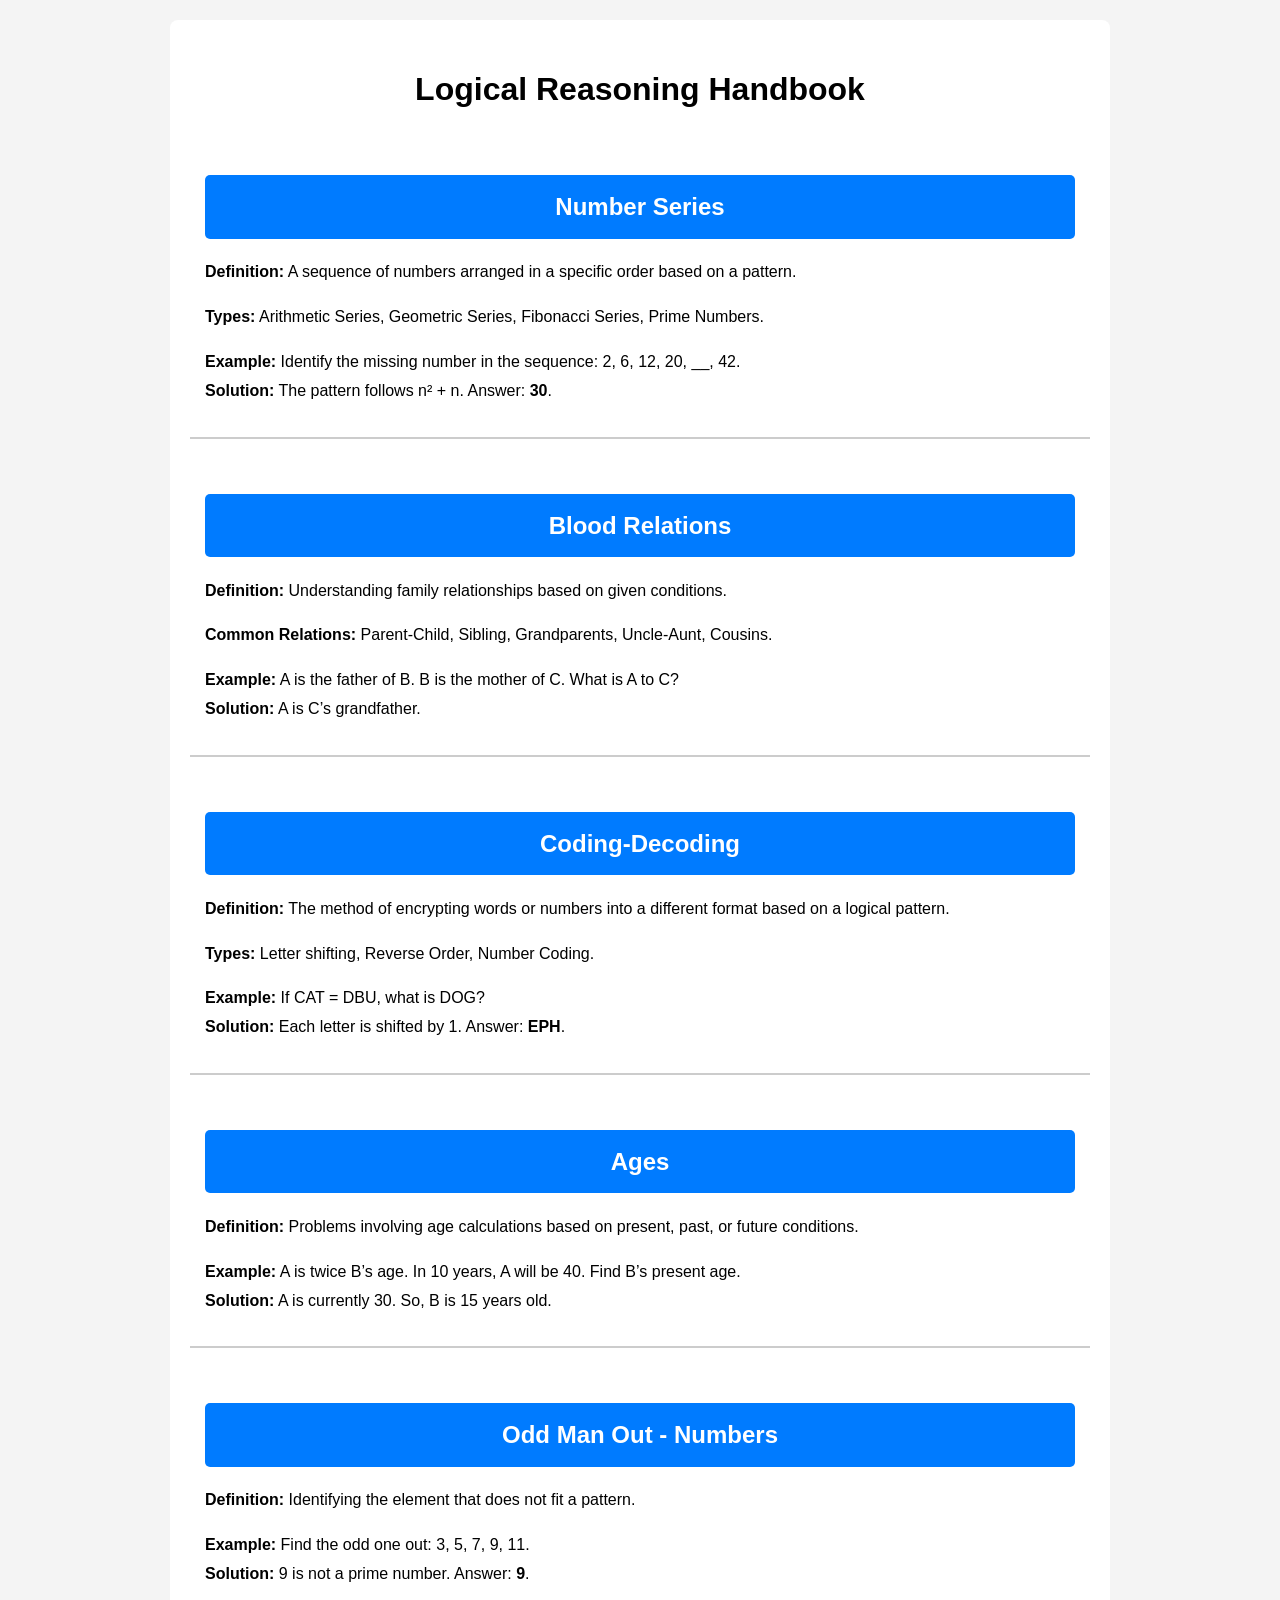
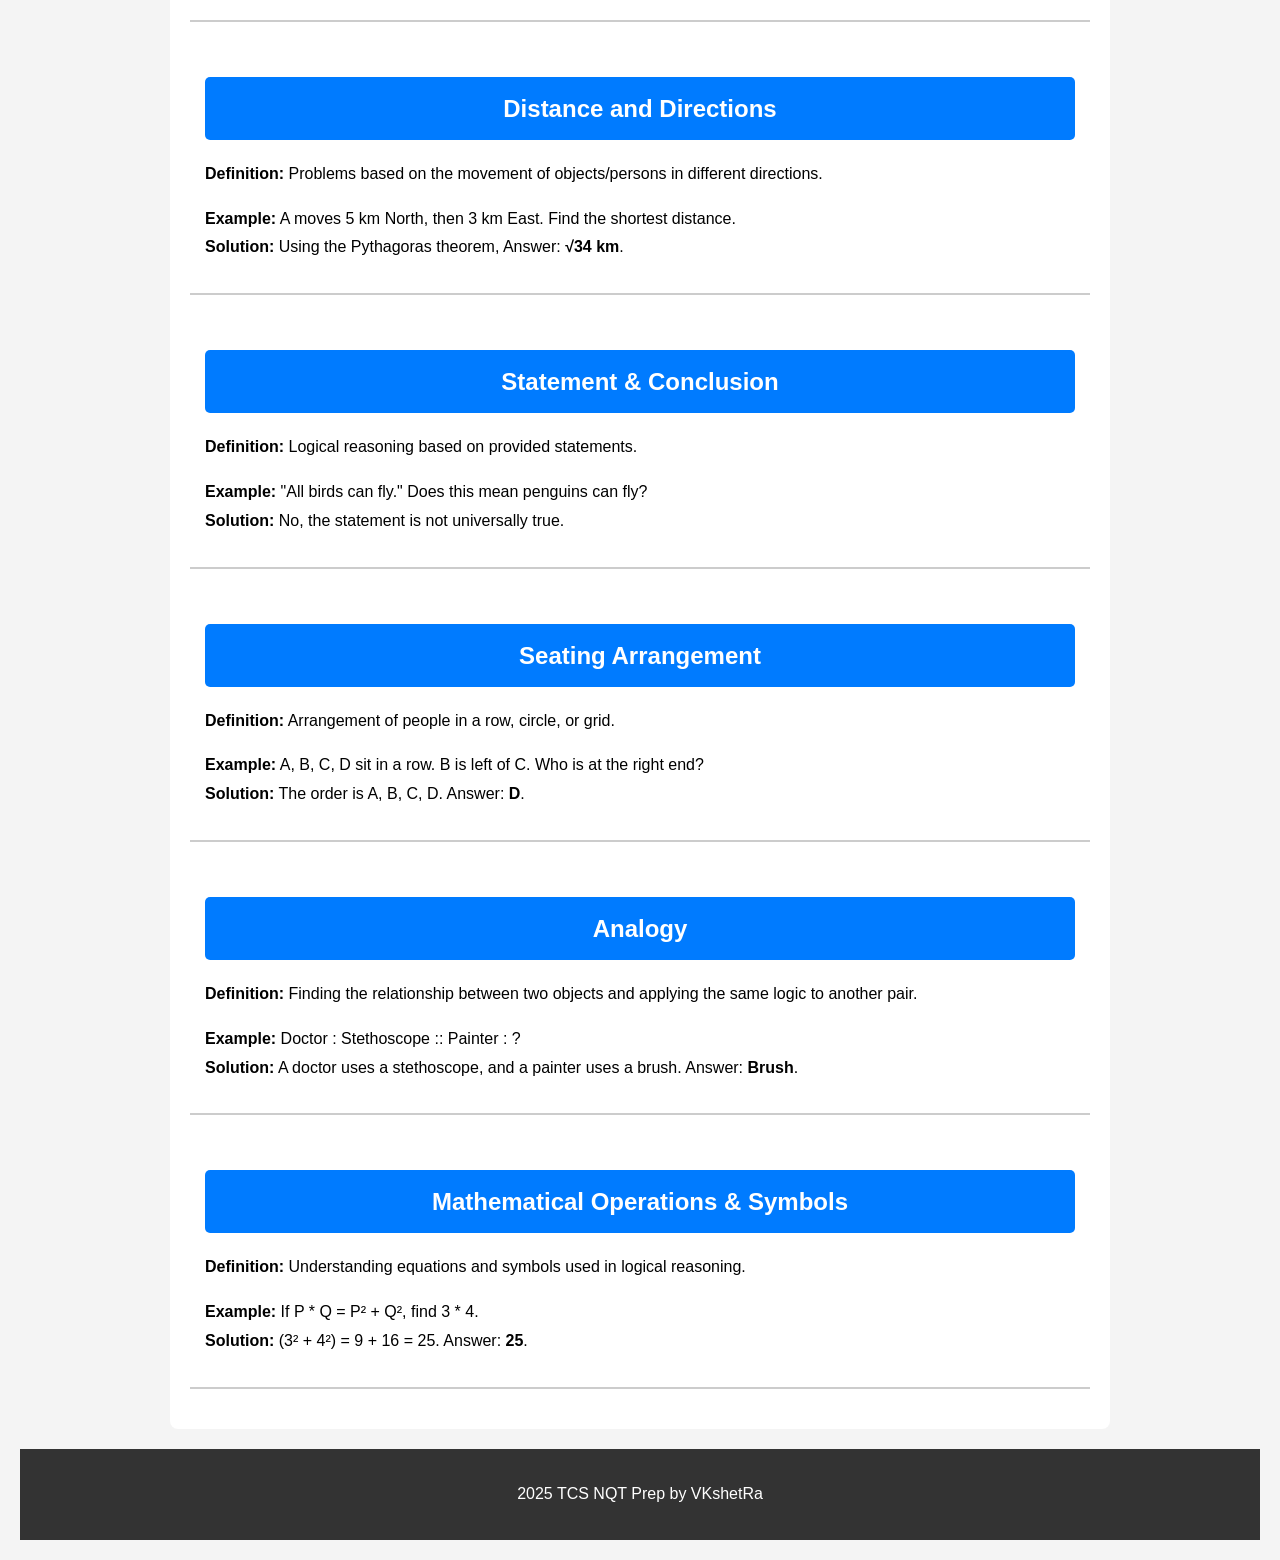
<file: html/reasoning.html>
<!DOCTYPE html>
<html lang="en">
<head>
    <meta charset="UTF-8">
    <meta name="viewport" content="width=device-width, initial-scale=1.0">
    <title>Logical Reasoning Handbook</title>
   <link rel="icon" type="image/png" href="/assets/logo.png"> 
    <style>
        body { font-family: Arial, sans-serif; line-height: 1.8; margin: 0; padding: 20px; background: #f4f4f4; }
        .container { max-width: 900px; margin: auto; background: white; padding: 20px; border-radius: 8px; }
        h1, h2 { text-align: center; }
        h2 { background: #007BFF; color: white; padding: 10px; border-radius: 5px; }
        .section { margin-bottom: 20px; padding: 15px; border-bottom: 2px solid #ccc; }
        .footer {
      background-color: #333;
      color: white;
      text-align: center;
      padding: 15px;
      margin-top: 20px;
    }
    </style>
</head>
<body>
    <div class="container">
        <h1>Logical Reasoning Handbook</h1>
        
        <div class="section">
            <h2>Number Series</h2>
            <p><strong>Definition:</strong> A sequence of numbers arranged in a specific order based on a pattern.</p>
            <p><strong>Types:</strong> Arithmetic Series, Geometric Series, Fibonacci Series, Prime Numbers.</p>
            <p><strong>Example:</strong> Identify the missing number in the sequence: 2, 6, 12, 20, __, 42. <br><strong>Solution:</strong> The pattern follows n² + n. Answer: <strong>30</strong>.</p>
        </div>

        <div class="section">
            <h2>Blood Relations</h2>
            <p><strong>Definition:</strong> Understanding family relationships based on given conditions.</p>
            <p><strong>Common Relations:</strong> Parent-Child, Sibling, Grandparents, Uncle-Aunt, Cousins.</p>
            <p><strong>Example:</strong> A is the father of B. B is the mother of C. What is A to C? <br><strong>Solution:</strong> A is C’s grandfather.</p>
        </div>

        <div class="section">
            <h2>Coding-Decoding</h2>
            <p><strong>Definition:</strong> The method of encrypting words or numbers into a different format based on a logical pattern.</p>
            <p><strong>Types:</strong> Letter shifting, Reverse Order, Number Coding.</p>
            <p><strong>Example:</strong> If CAT = DBU, what is DOG? <br><strong>Solution:</strong> Each letter is shifted by 1. Answer: <strong>EPH</strong>.</p>
        </div>

        <div class="section">
            <h2>Ages</h2>
            <p><strong>Definition:</strong> Problems involving age calculations based on present, past, or future conditions.</p>
            <p><strong>Example:</strong> A is twice B’s age. In 10 years, A will be 40. Find B’s present age. <br><strong>Solution:</strong> A is currently 30. So, B is 15 years old.</p>
        </div>

        <div class="section">
            <h2>Odd Man Out - Numbers</h2>
            <p><strong>Definition:</strong> Identifying the element that does not fit a pattern.</p>
            <p><strong>Example:</strong> Find the odd one out: 3, 5, 7, 9, 11. <br><strong>Solution:</strong> 9 is not a prime number. Answer: <strong>9</strong>.</p>
        </div>

        <div class="section">
            <h2>Distance and Directions</h2>
            <p><strong>Definition:</strong> Problems based on the movement of objects/persons in different directions.</p>
            <p><strong>Example:</strong> A moves 5 km North, then 3 km East. Find the shortest distance. <br><strong>Solution:</strong> Using the Pythagoras theorem, Answer: <strong>√34 km</strong>.</p>
        </div>

        <div class="section">
            <h2>Statement & Conclusion</h2>
            <p><strong>Definition:</strong> Logical reasoning based on provided statements.</p>
            <p><strong>Example:</strong> "All birds can fly." Does this mean penguins can fly? <br><strong>Solution:</strong> No, the statement is not universally true.</p>
        </div>

        <div class="section">
            <h2>Seating Arrangement</h2>
            <p><strong>Definition:</strong> Arrangement of people in a row, circle, or grid.</p>
            <p><strong>Example:</strong> A, B, C, D sit in a row. B is left of C. Who is at the right end? <br><strong>Solution:</strong> The order is A, B, C, D. Answer: <strong>D</strong>.</p>
        </div>

        <div class="section">
            <h2>Analogy</h2>
            <p><strong>Definition:</strong> Finding the relationship between two objects and applying the same logic to another pair.</p>
            <p><strong>Example:</strong> Doctor : Stethoscope :: Painter : ? <br><strong>Solution:</strong> A doctor uses a stethoscope, and a painter uses a brush. Answer: <strong>Brush</strong>.</p>
        </div>

        <div class="section">
            <h2>Mathematical Operations & Symbols</h2>
            <p><strong>Definition:</strong> Understanding equations and symbols used in logical reasoning.</p>
            <p><strong>Example:</strong> If P * Q = P² + Q², find 3 * 4. <br><strong>Solution:</strong> (3² + 4²) = 9 + 16 = 25. Answer: <strong>25</strong>.</p>
        </div>
    </div>
    <footer class="footer">
       
          <p>2025 TCS NQT Prep by  VKshetRa </p>
        
      </footer>
</body>
</html>
</file>
<file: css/quiz.css>
/* General Reset */
* {
    box-sizing: border-box;
    margin: 0;
    padding: 0;
    font-family: 'Segoe UI', Tahoma, Geneva, Verdana, sans-serif;
}

body {
    background-color: #0b0c1b;
    color: #ffffff;
    padding: 2rem;
    text-align: center;
}

.quiz-container {
    max-width: 800px;
    margin: 0 auto;
}

/* Question Section */
.question-section {
    background: #1a1a2e;
    border-radius: 10px;
    padding: 1.5rem;
    margin-bottom: 1.5rem;
    box-shadow: 0 4px 8px rgba(255, 140, 0, 0.5);
    transition: transform 0.2s;
}

.question-section:hover {
    transform: translateY(-4px);
}

.question-box {
    font-size: 1.3rem;
    color: #ffdd57;
    margin-bottom: 1rem;
    font-weight: 700;
}

/* Options Grid */
.options {
    display: grid;
    grid-template-columns: 1fr 1fr;
    gap: 1rem;
    margin-bottom: 1.5rem;
}

.option {
    padding: 1rem;
    border: 2px solid #ffdd57;
    border-radius: 8px;
    background: #141e30;
    cursor: pointer;
    transition: all 0.3s;
    font-size: 1rem;
    color: #ffdd57;
    text-transform: uppercase;
    font-weight: bold;
}

.option:hover {
    background: #ffdd57;
    color: #1a1a2e;
}

.option.correct {
    background: #4CAF50 !important;
    color: white;
    border-color: #45a049;
}

.option.wrong {
    background: #f44336 !important;
    color: white;
    border-color: #d32f2f;
}

/* See Answer Button */
.see-answer {
    background: #ff4081;
    color: white;
    border: none;
    padding: 0.8rem 1.5rem;
    border-radius: 6px;
    cursor: pointer;
    transition: background 0.3s;
}

.see-answer:hover {
    background: #ff1053;
}

/* Answer Display */
.correct-answer {
    color: #4CAF50;
    font-weight: bold;
    margin-top: 1rem;
    padding: 1rem;
    background: #f8f9fa;
    border-radius: 6px;
    display: none;
    text-transform: uppercase;
}

.correct-answer.show {
    display: block;
}

.hidden {
    display: none;
}

/* Responsive Design */
@media screen and (max-width: 768px) {
    .options {
        grid-template-columns: 1fr;
    }
}
</file>
